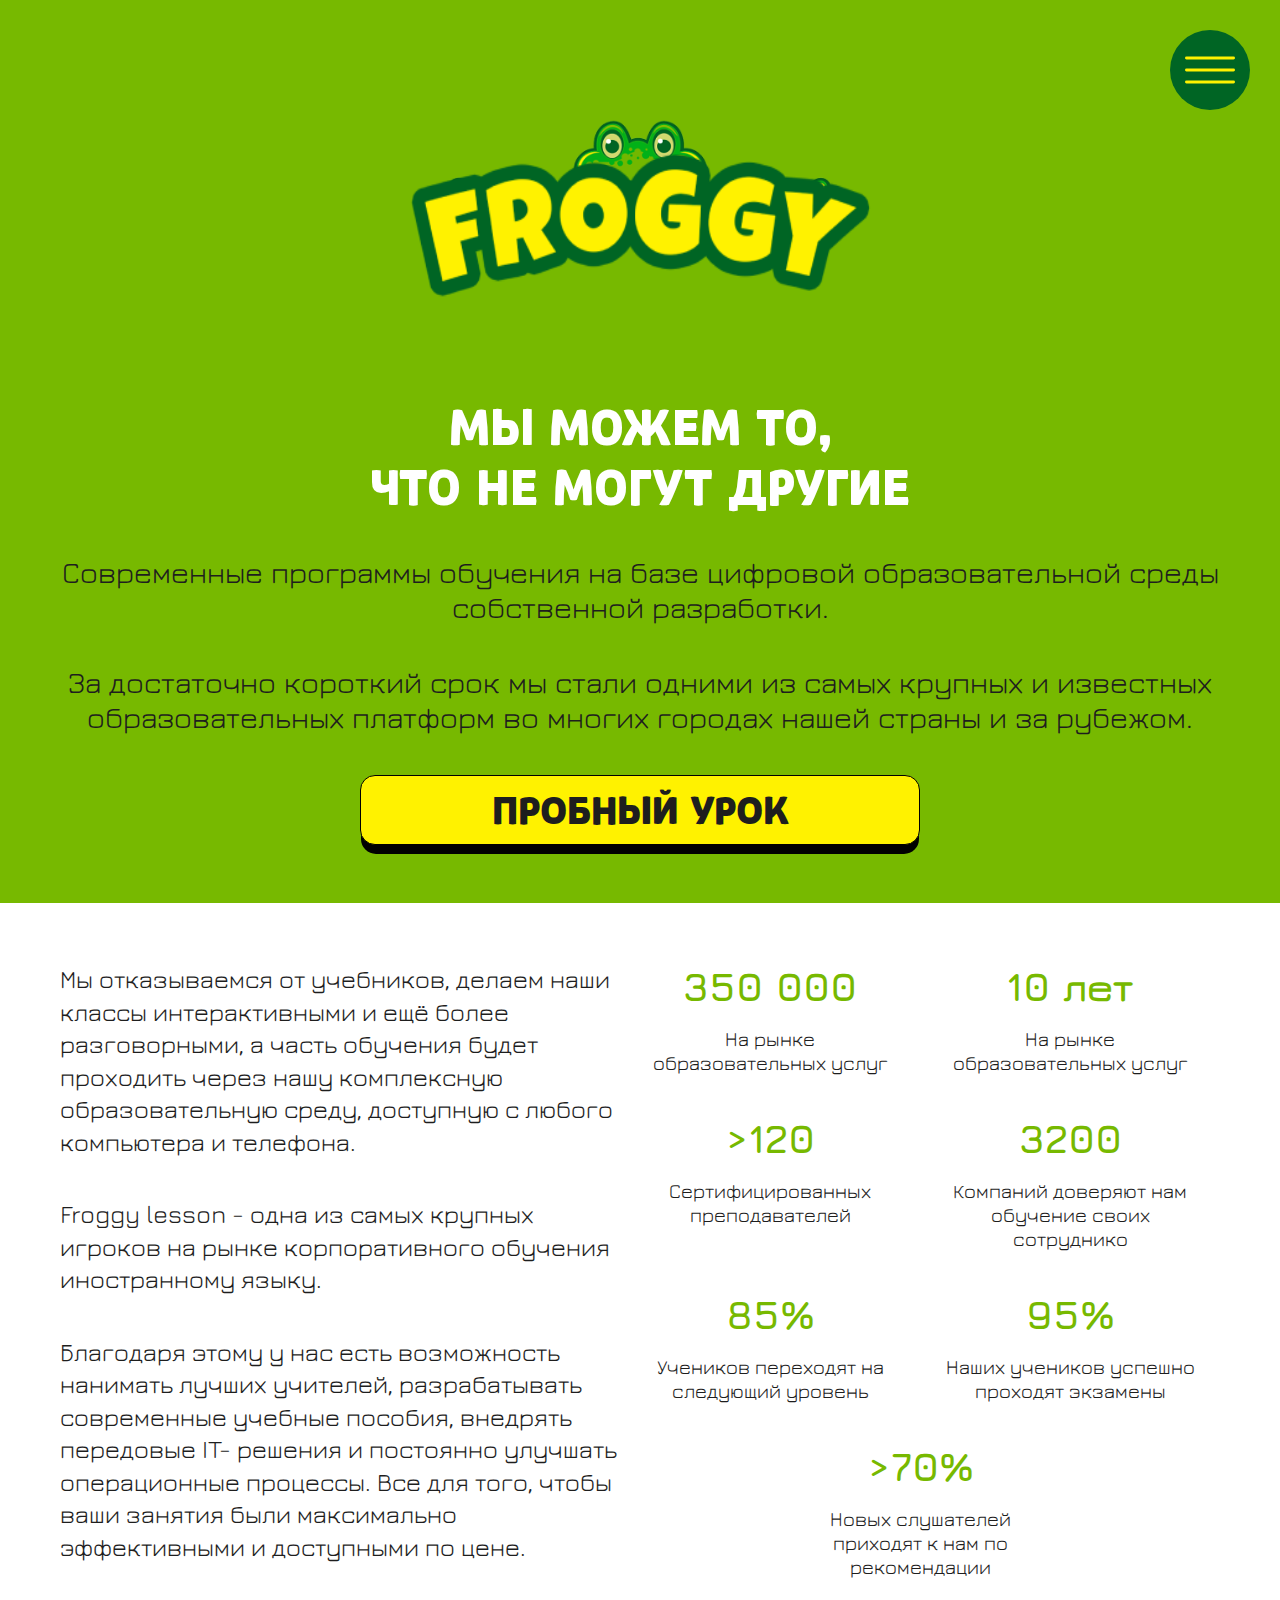
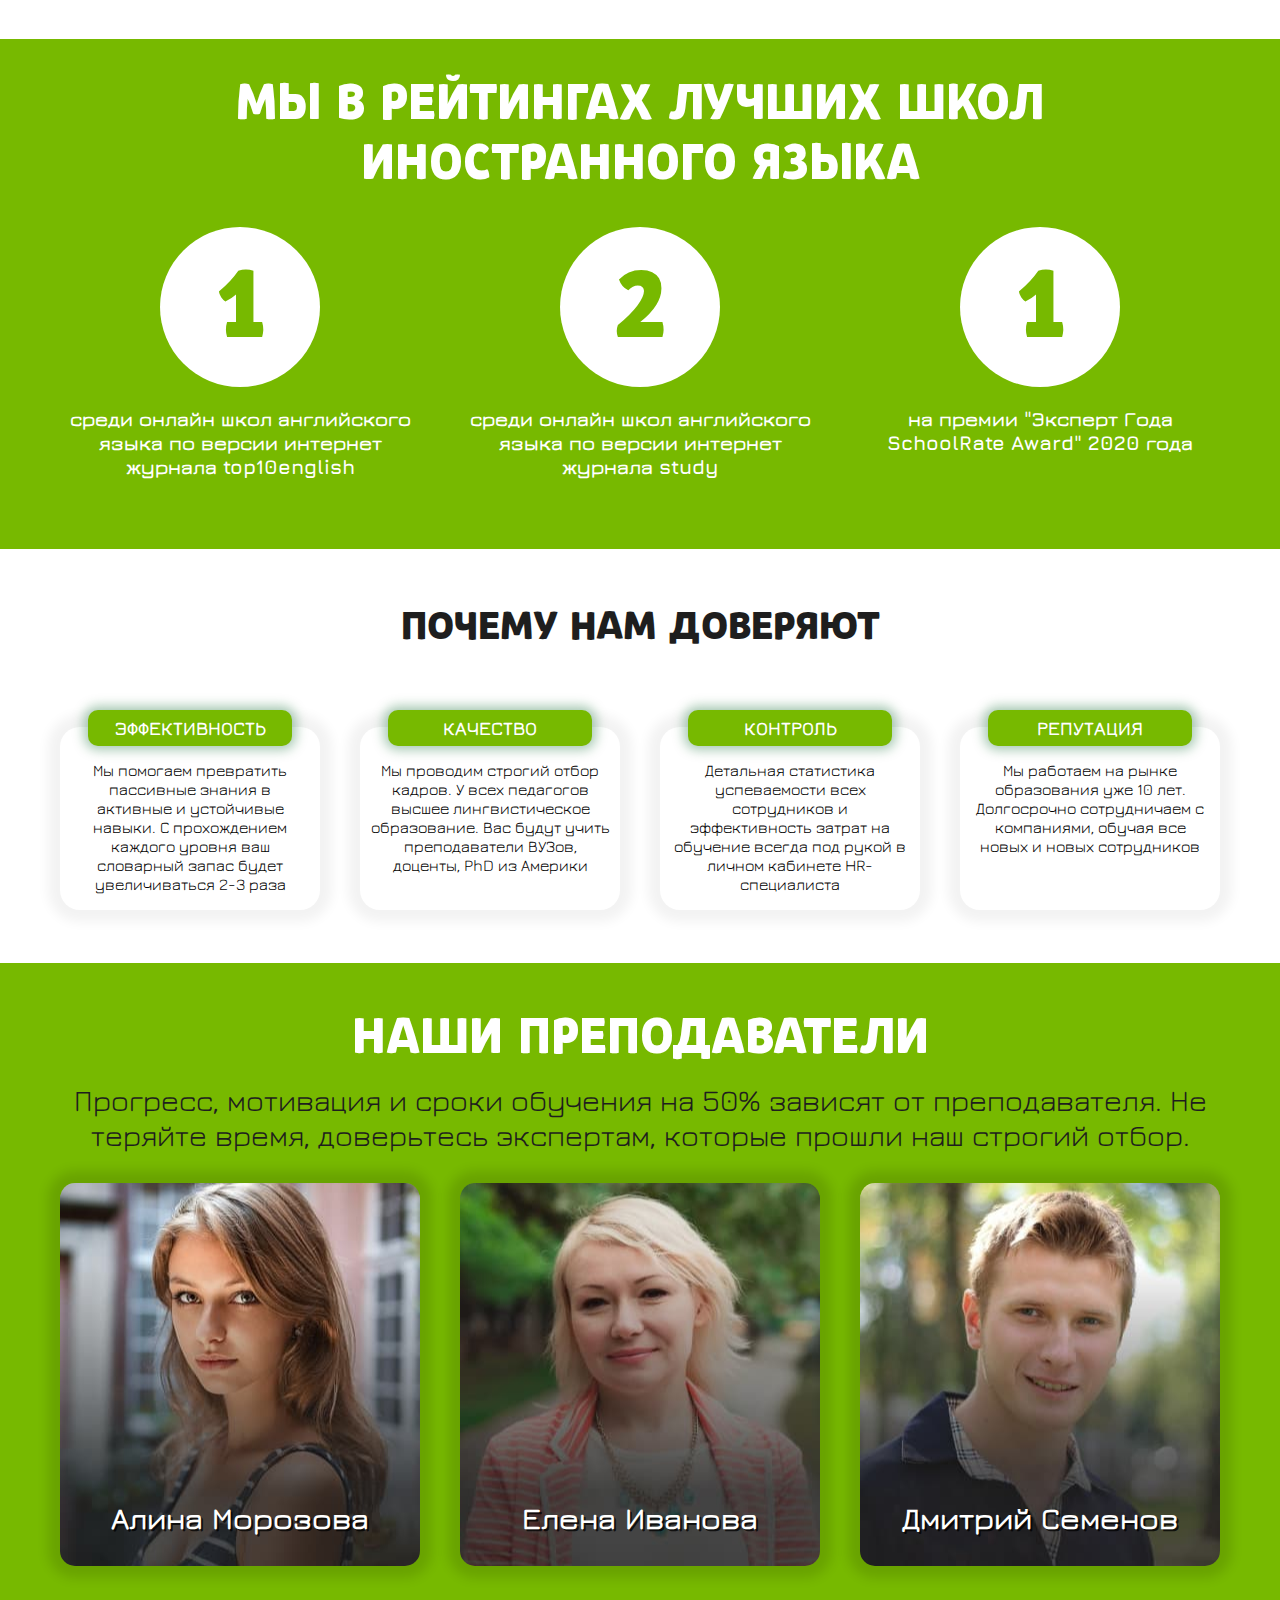
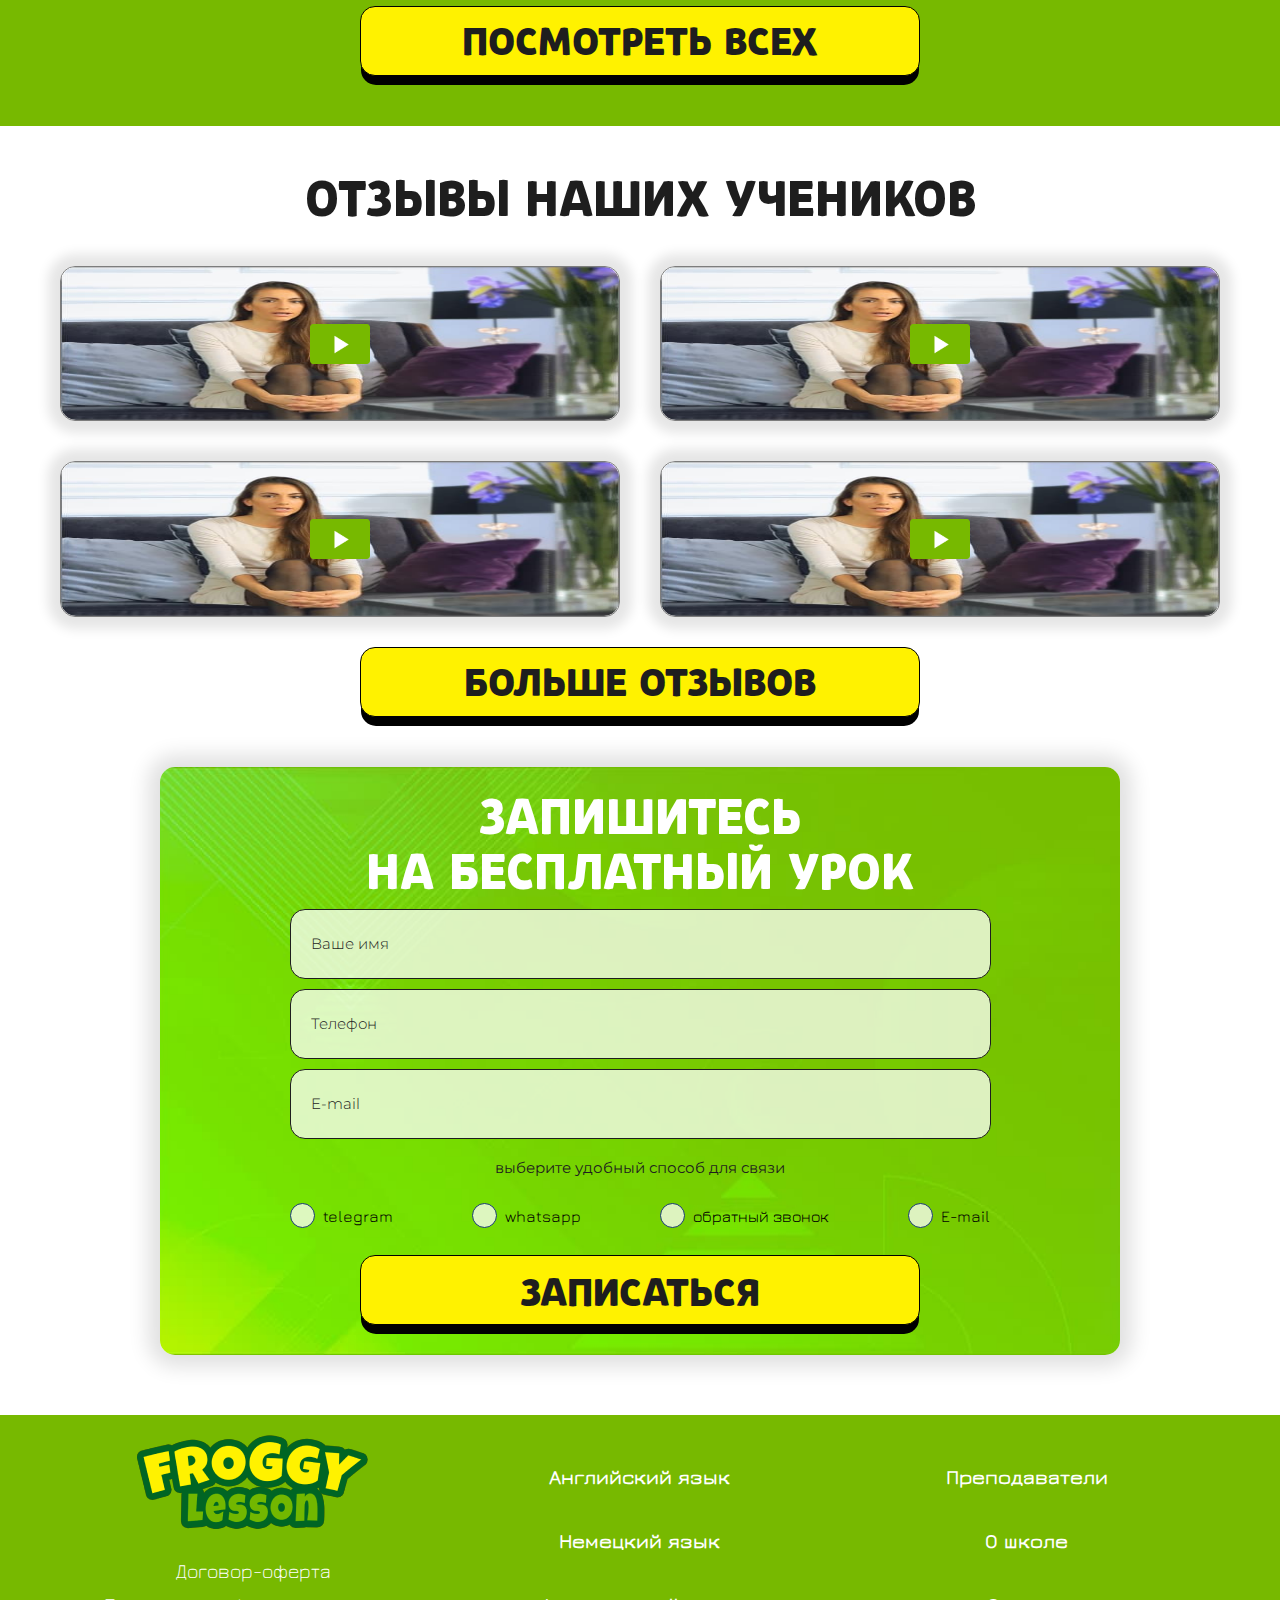
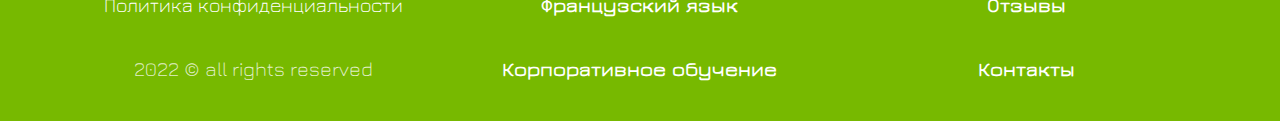
<file: about.html>
<!DOCTYPE html>
<html lang="ru">
<head>
    <meta charset="UTF-8">
    <meta http-equiv="X-UA-Compatible" content="IE=edge">
    <meta name="viewport" content="width=device-width, initial-scale=1.0">
    <link rel="preconnect" href="https://fonts.googleapis.com">
    <link rel="preconnect" href="https://fonts.gstatic.com" crossorigin>
    <link rel="stylesheet" href="./css/normalize.css">
    <link rel="stylesheet" href="./css/style.css">
    <link rel="stylesheet" href="./css/media.css">
    <link href="https://fonts.googleapis.com/css2?family=Jura:wght@300;400;700&display=swap" rel="stylesheet">
    <link href="https://fonts.googleapis.com/css2?family=Montserrat:wght@300;400;700&display=swap" rel="stylesheet">
    <link rel="stylesheet" href="https://unpkg.com/aos@next/dist/aos.css" />
    <title>about</title>
</head>
<body>
	<header>
    <nav class="burger-menu">
      <a href="" class="burger-menu_button">
        <span class="burger-menu_lines"></span>
      </a>
      <nav class="burger-menu_nav">
        <a href="./index.html" class="burger-menu_link header__logo"> <img src="./img/header__logo.png" alt="Froggy Lesson"></a>
        <a href="./english.html" class="burger-menu_link">Английский язык</a>
        <a href="./german.html" class="burger-menu_link">Немецкий язык</a>
        <a href="./french.html" class="burger-menu_link">Французский язык</a>
        <a href="./corporate.html" class="burger-menu_link">Корпоративное обучение</a>
        <a href="./allteachers.html" class="burger-menu_link">Преподаватели</a>
        <a href="./about.html" class="burger-menu_link">О школе</a>
        <a href="./feedback.html" class="burger-menu_link">Отзывы</a>
        <a href="./contacts.html" class="burger-menu_link">Контакты</a>
      </nav>
      <div class="frog-logo">
        <img class="text-froggy headShake" src="./img/froggy.png" alt="">
        <img class="lesson lesson-animation " src="./img/lesson.png" alt="">
        <img class="frog  frog-animation" src="./img/frog.png" alt="">
        <img class="frog-bg frog-bg-animation" src="./img/frog-bg.png" alt="">
      </div>
      <div class="burger-menu_overlay"></div>
    </nav>
  </header>
  <div class="popup__dropdown">
    <div id="modalOne" class="modal">
        <div class="modal-content">
          <div class="main__bot__form__content contact-form">
            <a class="popup-close"> <svg version="1.1" id="Layer_1" xmlns="http://www.w3.org/2000/svg" xmlns:xlink="http://www.w3.org/1999/xlink" x="0px" y="0px" width="45px" height="25px" viewBox="0 0 121.31 122.876" enable-background="new 0 0 121.31 122.876" xml:space="preserve"><g><path fill-rule="evenodd" clip-rule="evenodd" d="M90.914,5.296c6.927-7.034,18.188-7.065,25.154-0.068 c6.961,6.995,6.991,18.369,0.068,25.397L85.743,61.452l30.425,30.855c6.866,6.978,6.773,18.28-0.208,25.247 c-6.983,6.964-18.21,6.946-25.074-0.031L60.669,86.881L30.395,117.58c-6.927,7.034-18.188,7.065-25.154,0.068 c-6.961-6.995-6.992-18.369-0.068-25.397l30.393-30.827L5.142,30.568c-6.867-6.978-6.773-18.28,0.208-25.247 c6.983-6.963,18.21-6.946,25.074,0.031l30.217,30.643L90.914,5.296L90.914,5.296z"/></g></svg></a>
            <h3 class="main__bot__form__title">
              ЗАПИШИТЕСЬ<br>
              НА БЕСПЛАТНЫЙ УРОК
            </h3>
            <form action="https://jsonplaceholder.typicode.com/posts" method="post" class="form__bot">
                <input class="form__frog__input" type="text" name="name" placeholder="Ваше имя" required>
                <input class="form__frog__input" type="tel" name="tel" placeholder="Телефон"  required>
                <input class="form__frog__input" type="email" name="email" placeholder="E-mail">
              <p class="section-descr form__text">
                выберите удобный способ для связи
              </p>
              <div class="form__checkboxs">
                <label class="form__checkbox__lable" for="popup__Telegram">
                  <input name="connectionType_top" type="radio" id="popup__Telegram" class="checkbox-real" required>
                  <span class="checkbox-custom"></span>
                  telegram
                </label>
                <label class="form__checkbox__lable" for="popup__whatsapp">
                  <input name="connectionType_top" type="radio" id="popup__whatsapp" class="checkbox-real" required>
                  <span class="checkbox-custom"></span>
                  whatsapp
                </label>
                <label class="form__checkbox__lable form__checkbox__lable-coll" for="popup__coll-back">
                  <input name="connectionType_top" type="radio" id="popup__coll-back" class="checkbox-real" required>
                  <span class="checkbox-custom"></span>
                  обратный звонок
                </label>
                <label class="form__checkbox__lable" for="popup__E-mail">
                  <input name="connectionType_top" type="radio" id="popup__E-mail" class="checkbox-real" required>
                  <span class="checkbox-custom"></span>
                  E-mail
                </label>
              </div>
              <button type="submit" class="btn-reset link__try">
                Записаться
              </button>
            </form>
          </div>
        </div>
    </div>
  </div>
	<main>
    <section class="about__hero">
      <div class="container">
        <div class="content">
          <h2 class="about__hero__title">
            Мы можем то,<br>  что не могут другие
          </h2>
          <p class="section-descr about__hero__descr">
            Современные программы обучения на базе цифровой образовательной среды собственной разработки.
          </p>
          <p class="section-descr about__hero__descr">
            За достаточно короткий срок мы стали одними из самых крупных и известных образовательных платформ во многих городах нашей страны и за рубежом.
          </p>
          <a href="#0" class="link__try popup-form-button">ПРОБНЫЙ УРОК</a>
        </div>
      </div>
    </section>
    <section class="about__info">
      <div class="container">
        <div class="content about__content">
          <div class="about__info__item">
            <p class="section-descr about__left__desr">
              Мы отказываемся от учебников, делаем наши классы интерактивными и ещё более разговорными, а часть обучения будет проходить через нашу комплексную образовательную среду, доступную с любого компьютера и телефона.
            </p>
            <p class="section-descr about__left__desr">
              Froggy lesson - одна из самых крупных игроков на рынке корпоративного обучения иностранному языку.
            </p>
            <p class="section-descr about__left__desr">
              Благодаря этому у нас есть возможность нанимать лучших учителей, разрабатывать современные учебные пособия, внедрять передовые IT- решения и постоянно улучшать операционные процессы. Все для того, чтобы ваши занятия были максимально эффективными и доступными по цене.
            </p>
          </div>
          <div class="about__info__item">
            <ul class="list-reset about__info__right__items">
              <li class="about__info__right__item">
                <p class="section-descr about__info__right___descr-green">
                  350 000
                </p>
                <p class="section-descr about__info__right___descr-dark">
                  На рынке образовательных услуг
                </p>
              </li>
              <li class="about__info__right__item">
                <p class="section-descr about__info__right___descr-green">
                  10 лет
                </p>
                <p class="section-descr about__info__right___descr-dark">
                  На рынке образовательных услуг
                </p>
              </li>
              <li class="about__info__right__item">
                <p class="section-descr about__info__right___descr-green">
                  >120
                </p>
                <p class="section-descr about__info__right___descr-dark">
                  Сертифицированных преподавателей
                </p>
              </li>
              <li class="about__info__right__item">
                <p class="section-descr about__info__right___descr-green">
                  3200
                </p>
                <p class="section-descr about__info__right___descr-dark">
                  Компаний доверяют нам обучение своих сотруднико
                </p>
              </li>
              <li class="about__info__right__item">
                <p class="section-descr about__info__right___descr-green">
                  85%
                </p>
                <p class="section-descr about__info__right___descr-dark">
                  Учеников переходят на следующий уровень
                </p>
              </li>
              <li class="about__info__right__item">
                <p class="section-descr about__info__right___descr-green">
                  95%
                </p>
                <p class="section-descr about__info__right___descr-dark">
                  Наших учеников успешно проходят экзамены
                </p>
              </li>
              <li class="about__info__right__item">
                <p class="section-descr about__info__right___descr-green">
                  >70%
                </p>
                <p class="section-descr about__info__right___descr-dark">
                  Новых слушателей приходят к нам по рекомендации
                </p>
              </li>
            </ul>
          </div>
        </div>
      </div>
    </section>
    <section class="about__awords">
      <div class="container">
        <div class="content">
          <h3 class="about__awords__title">
            Мы в рейтингах лучших школ ИНОСТРАННОГО языка
          </h3>
          <ul class="list-reset about__awords__items">
            <li class="about__awords__item">
              <p class="section-decr about__awords__item-num">
                1
              </p>
              <p class="section-descr about__awords__item__descr">
                среди онлайн школ английского языка по версии интернет журнала top10english
              </p>
            </li>
            <li class="about__awords__item">
              <p class="section-decr about__awords__item-num">
                2
              </p>
              <p class="section-descr about__awords__item__descr">
                среди онлайн школ английского языка по версии интернет журнала study
              </p>
            </li>
            <li class="about__awords__item">
              <p class="section-decr about__awords__item-num">
                1
              </p>
              <p class="section-descr about__awords__item__descr">
                на премии "Эксперт Года SchoolRate Award"
                2020 года
              </p>
            </li>
          </ul>
        </div>
      </div>
    </section>
    <section class="lang__comfort">
      <div class="container">
        <div class="content">
          <h3 class="lang__comfort__title">
            Почему нам доверяют
          </h3>
            <ul class="list-reset lang__comfort__items">
              <li class="lang__comfort__item">
                <p class="section-descr lang__comfort__item__argument  about__comfort__item__argument">
                  Эффективность
                </p>
                <p class="section-descr lang__comfort__item__argument__descr">
                  Мы помогаем превратить пассивные знания в активные и устойчивые навыки. С прохождением каждого уровня ваш словарный запас будет увеличиваться 2-3 раза
                </p>
              </li>
              <li class="lang__comfort__item">
                <p class="section-descr lang__comfort__item__argument  about__comfort__item__argument">
                  Качество
                </p>
                <p class="section-descr lang__comfort__item__argument__descr">
                  Мы проводим строгий отбор кадров. У всех педагогов высшее лингвистическое образование. Вас будут учить преподаватели ВУЗов, доценты, PhD из Америки
                </p>
              </li>
              <li class="lang__comfort__item">
                <p class="section-descr lang__comfort__item__argument  about__comfort__item__argument">
                  Контроль
                </p>
                <p class="section-descr lang__comfort__item__argument__descr">
                  Детальная статистика успеваемости всех сотрудников и эффективность затрат на обучение всегда под рукой в личном кабинете HR-специалиста
                </p>
              </li>
              <li class="lang__comfort__item">
                <p class="section-descr lang__comfort__item__argument  about__comfort__item__argument">
                  Репутация
                </p>
                <p class="section-descr lang__comfort__item__argument__descr">
                  Мы работаем на рынке образования уже 10 лет. Долгосрочно сотрудничаем с компаниями, обучая все новых и новых сотрудников
                </p>
              </li>
            </ul>
        </div>
      </div>
    </section>
    <section class="main__teachers">
      <div class="container">
        <div class="content teachers__content">
          <h2 class="main__teachers__title">
            НАШИ ПРЕПОДАВАТЕЛИ
          </h2>
          <p class="section-descr main__teachers__descr">
            Прогресс, мотивация и сроки обучения на 50% зависят
            от преподавателя. Не теряйте время, доверьтесь экспертам, которые прошли наш строгий отбор.
          </p>
          <ul class="list-reset main__teachers__items">
            <li class="main__teachers__item">
              <div class="main__teachers__item__text">
                <p class="section-descr main__teachers__item__name">
                  Алина Морозова
                </p>
                <p class="section-descr main__teachers__item__descr">
                  Объясняет так просто, что даже ее бабушка шарит за Present Perfect
                </p>
              </div>
            </li>
            <li class="main__teachers__item">
              <div class="main__teachers__item__text">
                <p class="section-descr main__teachers__item__name">
                  Елена Иванова
                </p>
                <p class="section-descr main__teachers__item__descr">
                  Провела один из разговорных клубов в Москве так хорошо, что участники не хотели расходиться полтора часа                </p>
              </div>
            </li>
            <li class="main__teachers__item">
              <div class="main__teachers__item__text">
                <p class="section-descr main__teachers__item__name">
                  Дмитрий Семенов
                </p>
                <p class="section-descr main__teachers__item__descr">
                  Готовит такие уроки на платформе, которые студенты хотят изучать снова и снова                </p>
              </div>
            </li>
          </ul>
          <a href="./allteachers.html" class="link__try">ПОСМОТРЕТЬ ВСЕХ</a>
        </div>
      </div>
    </section>
    <section class="main__feedback">
      <div class="container">
        <div class="content">
          <h2 class="main__feedback__title">
            ОТЗЫВЫ НАШИХ УЧЕНИКОВ
          </h2>
            <ul class="list-reset main__feedback__items">
              <li class="main__feedback__item">
                <video class="vid">

                </video>
              </li>
              <li class="main__feedback__item">
                <video class="vid">

                </video>
              </li>
              <li class="main__feedback__item">
                <video class="vid">

                </video>
              </li>
              <li class="main__feedback__item">
                <video class="vid">

                </video>
              </li>
            </ul>
            <a href="./feedback.html" class="link__try">БОЛЬШЕ ОТЗЫВОВ</a>
        </div>
      </div>
    </section>
    <section class="main__bot__form about__bot__form">
      <div class="container">
        <div class="content">
          <div class="main__bot__form__content">
            <h3 class="main__bot__form__title">
              ЗАПИШИТЕСЬ<br>
              НА БЕСПЛАТНЫЙ УРОК
            </h3>
            <form action="https://jsonplaceholder.typicode.com/posts" method="post" class="form__bot">
                <input class="form__frog__input" type="text" name="name" placeholder="Ваше имя" required>
                <input class="form__frog__input" type="tel" name="tel" placeholder="Телефон"  required>
                <input class="form__frog__input" type="email" name="email" placeholder="E-mail">
              <p class="section-descr form__text">
                выберите удобный способ для связи
              </p>
              <div class="form__checkboxs">
                <label class="form__checkbox__lable" for="bot__Telegram">
                  <input name="connectionType_top" type="radio" id="bot__Telegram" class="checkbox-real" required>
                  <span class="checkbox-custom"></span>
                  telegram
                </label>
                <label class="form__checkbox__lable" for="bot__whatsapp">
                  <input name="connectionType_top" type="radio" id="bot__whatsapp" class="checkbox-real" required>
                  <span class="checkbox-custom"></span>
                  whatsapp
                </label>
                <label class="form__checkbox__lable form__checkbox__lable-coll" for="bot__coll-back">
                  <input name="connectionType_top" type="radio" id="bot__coll-back" class="checkbox-real" required>
                  <span class="checkbox-custom"></span>
                  обратный звонок
                </label>
                <label class="form__checkbox__lable" for="bot__E-mail">
                  <input name="connectionType_top" type="radio" id="bot__E-mail" class="checkbox-real" required>
                  <span class="checkbox-custom"></span>
                  E-mail
                </label>
              </div>
              <button type="submit" class="btn-reset link__try">
                Записаться
              </button>
            </form>
          </div>
        </div>
      </div>
    </section>
	</main>
	<footer class="footer">
    <div class="container">
      <div class="content">
        <nav class="footer__nav">
          <div class="footer__item footer__left">
            <img class="footer__logo" src="./img/footer__logo.png" alt="Логотип Froggy Lesson">
            <a href="#0" class="footer__left__link ">
              Договор-оферта
            </a>
            <a href="#0" class="footer__left__link footer__left__link-two">
              Политика конфиденциальности
            </a>
            <p class="section-descr footer-copy">
              2022 © all rights reserved
            </p>
          </div>
          <div class="footer__item footer__center">
            <ul class="list-reset footer__nav__items">
              <li class="footer__nav__item">
                <a href="./english.html" class="footer__nav__link">
                  Английский язык
                </a>
              </li>
              <li class="footer__nav__item">
                <a href="./german.html" class="footer__nav__link">
                  Немецкий язык
                </a>
              </li>
              <li class="footer__nav__item">
                <a href="./french.html" class="footer__nav__link">
                  Французский язык
                </a>
              </li>
              <li class="footer__nav__item">
                <a href="./corporate.html" class="footer__nav__link">
                  Корпоративное обучение
                </a>
              </li>
            </ul>
          </div>
          <div class="footer__item footer__right">
            <ul class="list-reset footer__nav__items">
              <li class="footer__nav__item">
                <a href="./allteachers.html" class="footer__nav__link">
                  Преподаватели
                </a>
              </li>
              <li class="footer__nav__item">
                <a href="./about.html" class="footer__nav__link">
                  О школе
                </a>
              </li>
              <li class="footer__nav__item">
                <a href="./feedback.html" class="footer__nav__link">
                  Отзывы
                </a>
              </li>
              <li class="footer__nav__item">
                <a href="./contacts.html" class="footer__nav__link">
                  Контакты
                </a>
              </li>
            </ul>
          </div>
        </nav>
      </div>
    </div>
  </footer>
  <script src="https://ajax.googleapis.com/ajax/libs/jquery/2.2.0/jquery.min.js"></script>
  <script src="./js/burger.js"></script>
  <script src="./js/video-player.js"></script>
  <script src="./js/popup.js"></script>
  <script src="https://unpkg.com/aos@next/dist/aos.js"></script>
  <script>
    AOS.init();
  </script>
  <script>
     AOS.init({
    disable: function() {
      var maxWidth = 1024;
      return window.innerWidth < maxWidth;
    }
  });
  </script>
</body>
</html>
</file>
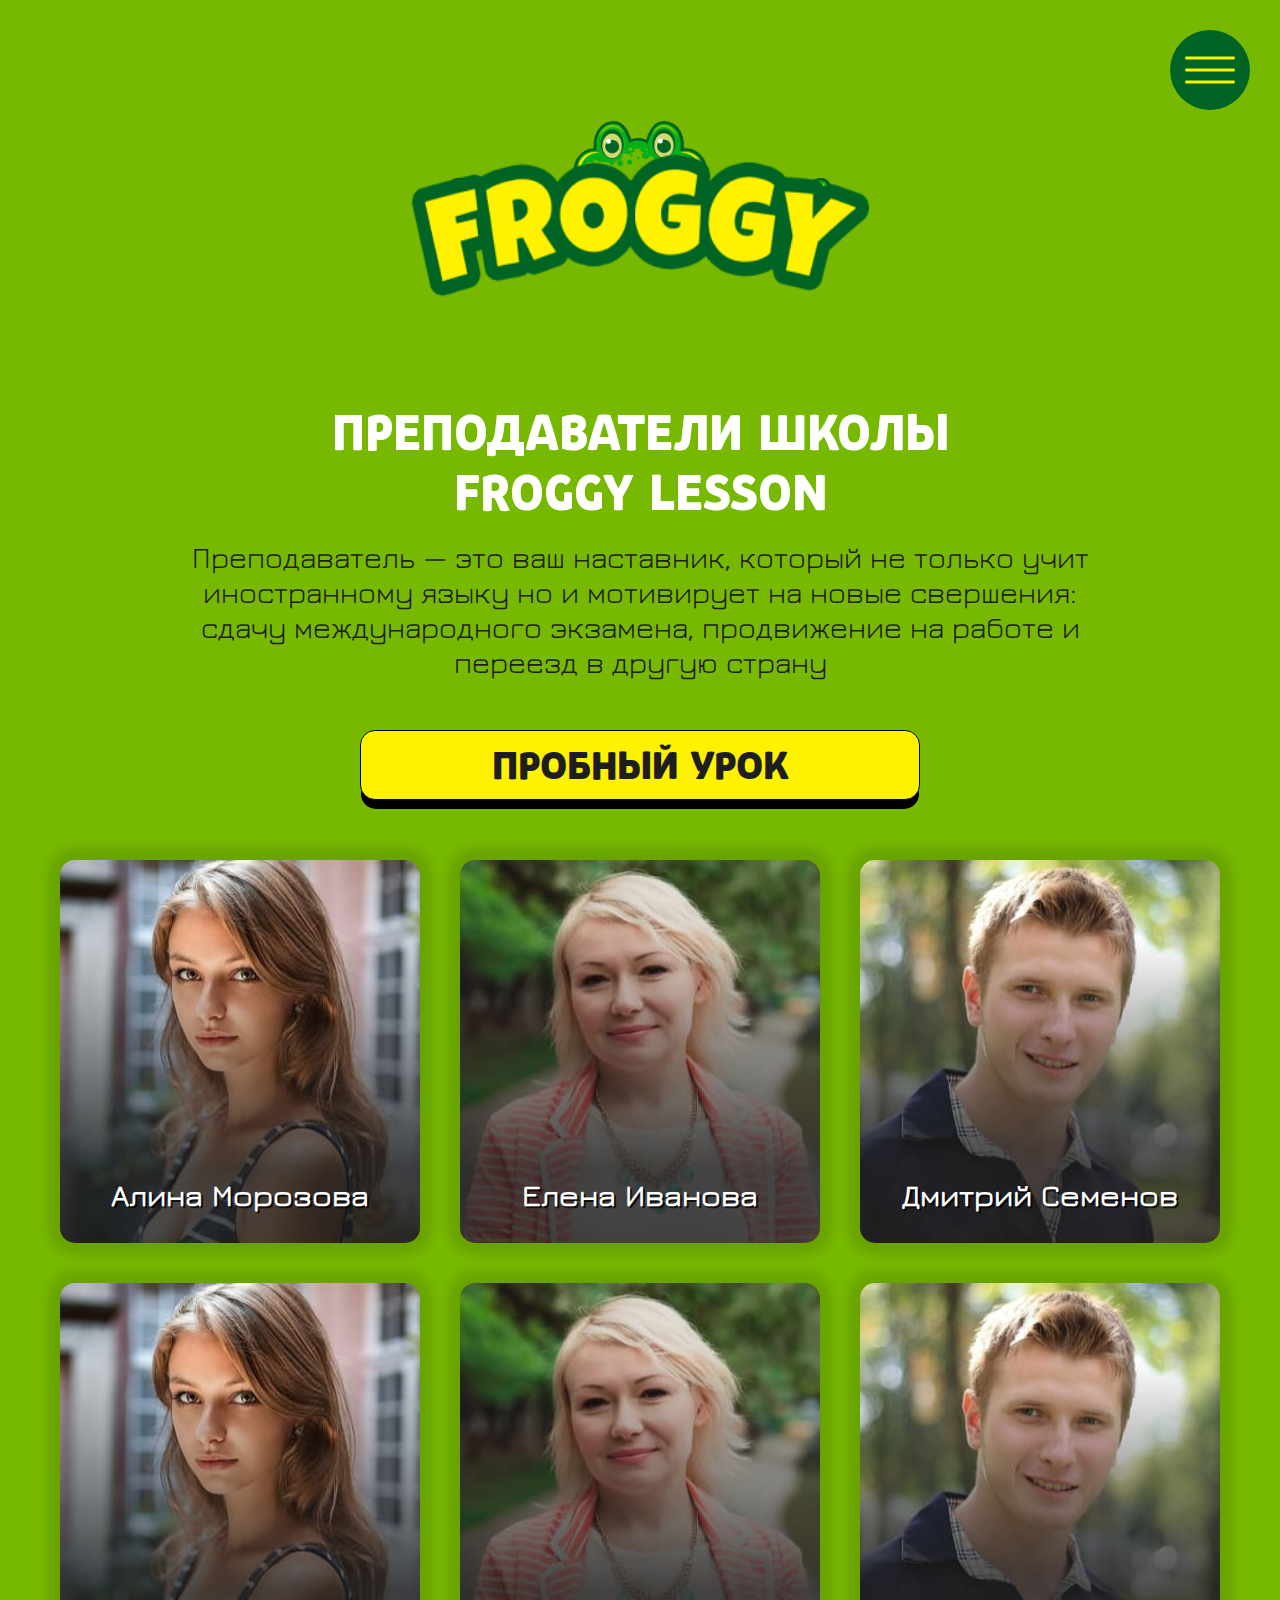
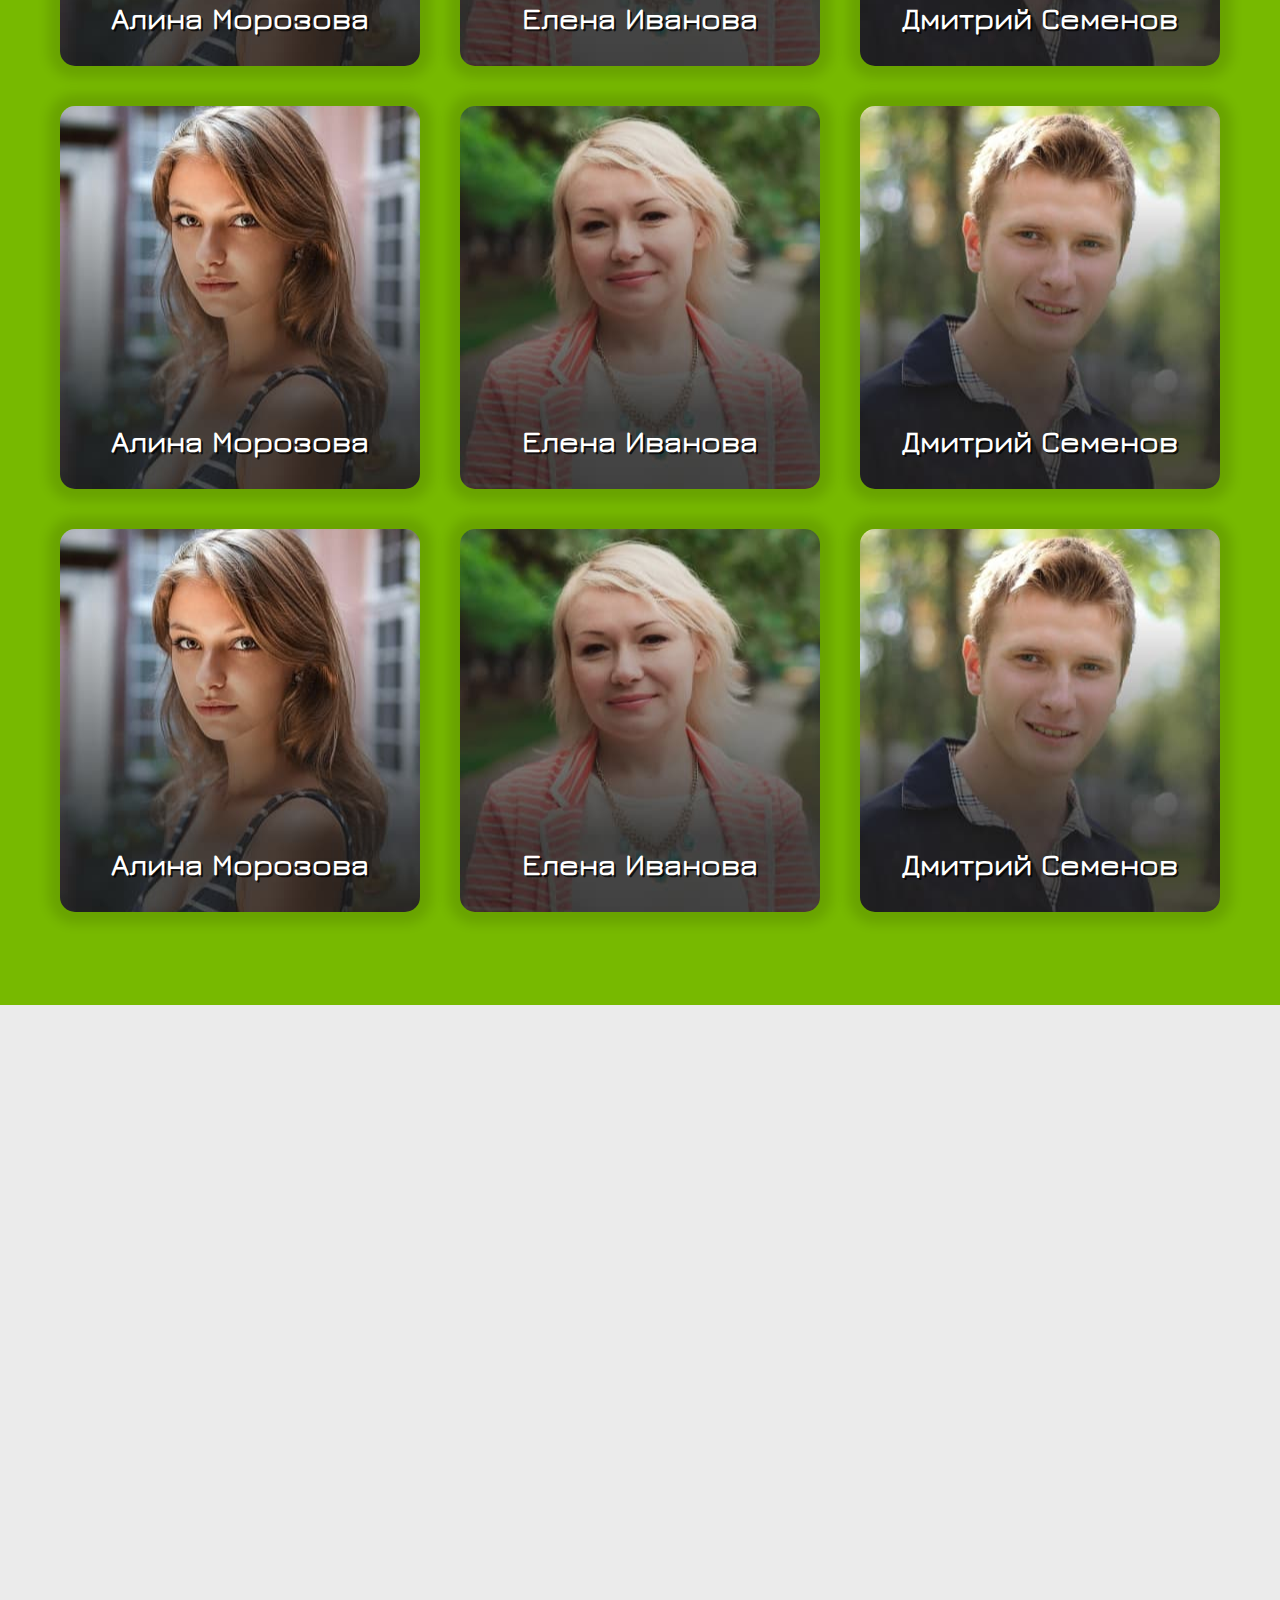
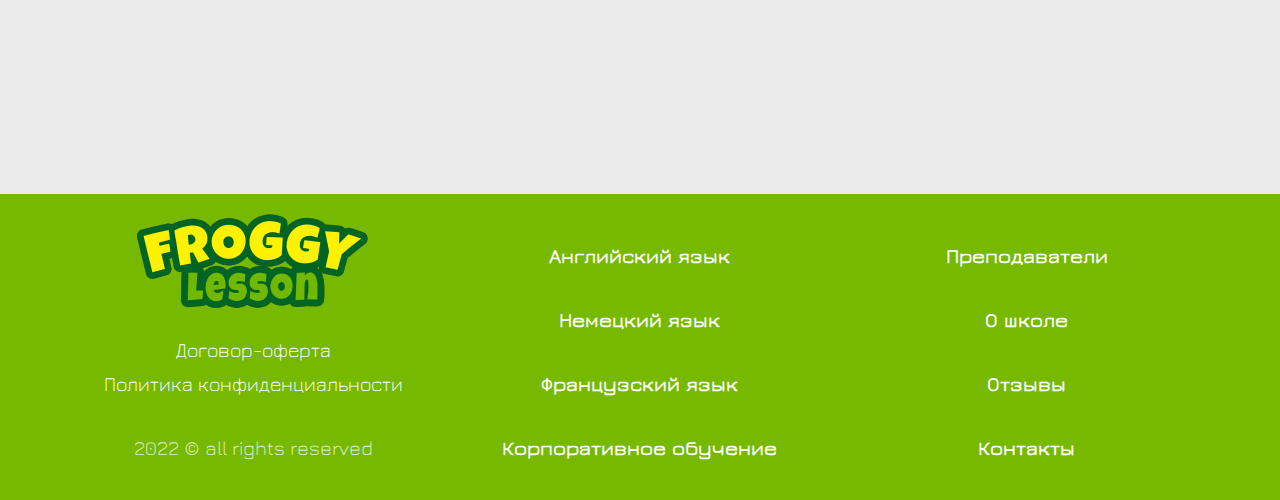
<file: allteachers.html>
<!DOCTYPE html>
<html lang="en">
<head>
    <meta charset="UTF-8">
    <meta http-equiv="X-UA-Compatible" content="IE=edge">
    <meta name="viewport" content="width=device-width, initial-scale=1.0">
    <link rel="preconnect" href="https://fonts.googleapis.com">
    <link rel="preconnect" href="https://fonts.gstatic.com" crossorigin>
    <link rel="stylesheet" href="./css/normalize.css">
    <link rel="stylesheet" href="./css/style.css">
    <link rel="stylesheet" href="./css/media.css">
    <link href="https://fonts.googleapis.com/css2?family=Jura:wght@300;400;700&display=swap" rel="stylesheet">
    <link href="https://fonts.googleapis.com/css2?family=Montserrat:wght@300;400;700&display=swap" rel="stylesheet">
    <link rel="stylesheet" href="https://unpkg.com/aos@next/dist/aos.css" />
    <title>allteachers</title>
</head>
<body>
  <header>
    <nav class="burger-menu">
      <a href="" class="burger-menu_button">
        <span class="burger-menu_lines"></span>
      </a>
      <nav class="burger-menu_nav">
        <a href="./index.html" class="burger-menu_link header__logo"> <img src="./img/header__logo.png" alt="Froggy Lesson"></a>
        <a href="./english.html" class="burger-menu_link">Английский язык</a>
        <a href="./german.html" class="burger-menu_link">Немецкий язык</a>
        <a href="./french.html" class="burger-menu_link">Французский язык</a>
        <a href="./corporate.html" class="burger-menu_link">Корпоративное обучение</a>
        <a href="./allteachers.html" class="burger-menu_link">Преподаватели</a>
        <a href="./about.html" class="burger-menu_link">О школе</a>
        <a href="./feedback.html" class="burger-menu_link">Отзывы</a>
        <a href="./contacts.html" class="burger-menu_link">Контакты</a>
      </nav>
      <div class="frog-logo">
        <img class="text-froggy headShake" src="./img/froggy.png" alt="">
        <img class="lesson lesson-animation " src="./img/lesson.png" alt="">
        <img class="frog  frog-animation" src="./img/frog.png" alt="">
        <img class="frog-bg frog-bg-animation" src="./img/frog-bg.png" alt="">
      </div>
      <div class="burger-menu_overlay"></div>
    </nav>
  </header>
  <div class="popup__dropdown">
    <div id="modalOne" class="modal">
        <div class="modal-content">
          <div class="main__bot__form__content contact-form">
            <a class="popup-close"> <svg version="1.1" id="Layer_1" xmlns="http://www.w3.org/2000/svg" xmlns:xlink="http://www.w3.org/1999/xlink" x="0px" y="0px" width="45px" height="25px" viewBox="0 0 121.31 122.876" enable-background="new 0 0 121.31 122.876" xml:space="preserve"><g><path fill-rule="evenodd" clip-rule="evenodd" d="M90.914,5.296c6.927-7.034,18.188-7.065,25.154-0.068 c6.961,6.995,6.991,18.369,0.068,25.397L85.743,61.452l30.425,30.855c6.866,6.978,6.773,18.28-0.208,25.247 c-6.983,6.964-18.21,6.946-25.074-0.031L60.669,86.881L30.395,117.58c-6.927,7.034-18.188,7.065-25.154,0.068 c-6.961-6.995-6.992-18.369-0.068-25.397l30.393-30.827L5.142,30.568c-6.867-6.978-6.773-18.28,0.208-25.247 c6.983-6.963,18.21-6.946,25.074,0.031l30.217,30.643L90.914,5.296L90.914,5.296z"/></g></svg></a>
            <h3 class="main__bot__form__title">
              ЗАПИШИТЕСЬ<br>
              НА БЕСПЛАТНЫЙ УРОК
            </h3>
            <form action="https://jsonplaceholder.typicode.com/posts" method="post" class="form__bot">
                <input class="form__frog__input" type="text" name="name" placeholder="Ваше имя" required>
                <input class="form__frog__input" type="tel" name="tel" placeholder="Телефон"  required>
                <input class="form__frog__input" type="email" name="email" placeholder="E-mail">
              <p class="section-descr form__text">
                выберите удобный способ для связи
              </p>
              <div class="form__checkboxs">
                <label class="form__checkbox__lable" for="popup__Telegram">
                  <input name="connectionType_top" type="radio" id="popup__Telegram" class="checkbox-real" required>
                  <span class="checkbox-custom"></span>
                  telegram
                </label>
                <label class="form__checkbox__lable" for="popup__whatsapp">
                  <input name="connectionType_top" type="radio" id="popup__whatsapp" class="checkbox-real" required>
                  <span class="checkbox-custom"></span>
                  whatsapp
                </label>
                <label class="form__checkbox__lable form__checkbox__lable-coll" for="popup__coll-back">
                  <input name="connectionType_top" type="radio" id="popup__coll-back" class="checkbox-real" required>
                  <span class="checkbox-custom"></span>
                  обратный звонок
                </label>
                <label class="form__checkbox__lable" for="popup__E-mail">
                  <input name="connectionType_top" type="radio" id="popup__E-mail" class="checkbox-real" required>
                  <span class="checkbox-custom"></span>
                  E-mail
                </label>
              </div>
              <button type="submit" class="btn-reset link__try">
                Записаться
              </button>
            </form>
          </div>
        </div>
    </div>
  </div>
  <main>
    <section class="allteachers__hero">
      <div class="conteiter">
        <div class="content">
          <h2 class="allteachers__hero__title">
            ПРЕПОДАВАТЕЛИ ШКОЛЫ FROGGY LESSON
          </h2>
          <p class="section-descr allteachers__hero__descr">
            Преподаватель — это ваш наставник, который не только учит иностранному языку но и мотивирует на новые свершения: сдачу международного экзамена, продвижение на работе и переезд в другую страну
          </p>
          <a href="#0" class="link__try popup-form-button">ПРОБНЫЙ УРОК</a>
        </div>
      </div>
    </section>
    <section class="allteachers__teachers">
      <div class="container">
        <div class="content teachers__content">
          <ul class="list-reset allteachers__teachers__items">
            <li class="allteachers__teachers__item">
              <div class="allteachers__teachers__item__text">
                <p class="section-descr allteachers__teachers__item__name">
                  Алина Морозова
                </p>
                <p class="section-descr allteachers__teachers__item__descr">
                  Объясняет так просто, что даже ее бабушка шарит за Present Perfect
                </p>
              </div>
            </li>
            <li class="allteachers__teachers__item">
              <div class="allteachers__teachers__item__text">
                <p class="section-descr allteachers__teachers__item__name">
                  Елена Иванова
                </p>
                <p class="section-descr allteachers__teachers__item__descr">
                  Провела один из разговорных клубов в Москве так хорошо, что участники не хотели расходиться полтора часа                </p>
              </div>
            </li>
            <li class="allteachers__teachers__item">
              <div class="allteachers__teachers__item__text">
                <p class="section-descr allteachers__teachers__item__name">
                  Дмитрий Семенов
                </p>
                <p class="section-descr allteachers__teachers__item__descr">
                  Готовит такие уроки на платформе, которые студенты хотят изучать снова и снова                </p>
              </div>
            </li>
            <li class="allteachers__teachers__item">
              <div class="allteachers__teachers__item__text">
                <p class="section-descr allteachers__teachers__item__name">
                  Алина Морозова
                </p>
                <p class="section-descr allteachers__teachers__item__descr">
                  Объясняет так просто, что даже ее бабушка шарит за Present Perfect
                </p>
              </div>
            </li>
            <li class="allteachers__teachers__item">
              <div class="allteachers__teachers__item__text">
                <p class="section-descr allteachers__teachers__item__name">
                  Елена Иванова
                </p>
                <p class="section-descr allteachers__teachers__item__descr">
                  Провела один из разговорных клубов в Москве так хорошо, что участники не хотели расходиться полтора часа                </p>
              </div>
            </li>
            <li class="allteachers__teachers__item">
              <div class="allteachers__teachers__item__text">
                <p class="section-descr allteachers__teachers__item__name">
                  Дмитрий Семенов
                </p>
                <p class="section-descr allteachers__teachers__item__descr">
                  Готовит такие уроки на платформе, которые студенты хотят изучать снова и снова                </p>
              </div>
            </li>
            <li class="allteachers__teachers__item">
              <div class="allteachers__teachers__item__text">
                <p class="section-descr allteachers__teachers__item__name">
                  Алина Морозова
                </p>
                <p class="section-descr allteachers__teachers__item__descr">
                  Объясняет так просто, что даже ее бабушка шарит за Present Perfect
                </p>
              </div>
            </li>
            <li class="allteachers__teachers__item">
              <div class="allteachers__teachers__item__text">
                <p class="section-descr allteachers__teachers__item__name">
                  Елена Иванова
                </p>
                <p class="section-descr allteachers__teachers__item__descr">
                  Провела один из разговорных клубов в Москве так хорошо, что участники не хотели расходиться полтора часа                </p>
              </div>
            </li>
            <li class="allteachers__teachers__item">
              <div class="allteachers__teachers__item__text">
                <p class="section-descr allteachers__teachers__item__name">
                  Дмитрий Семенов
                </p>
                <p class="section-descr allteachers__teachers__item__descr">
                  Готовит такие уроки на платформе, которые студенты хотят изучать снова и снова                </p>
              </div>
            </li>
            <li class="allteachers__teachers__item">
              <div class="allteachers__teachers__item__text">
                <p class="section-descr allteachers__teachers__item__name">
                  Алина Морозова
                </p>
                <p class="section-descr allteachers__teachers__item__descr">
                  Объясняет так просто, что даже ее бабушка шарит за Present Perfect
                </p>
              </div>
            </li>
            <li class="allteachers__teachers__item">
              <div class="allteachers__teachers__item__text">
                <p class="section-descr allteachers__teachers__item__name">
                  Елена Иванова
                </p>
                <p class="section-descr allteachers__teachers__item__descr">
                  Провела один из разговорных клубов в Москве так хорошо, что участники не хотели расходиться полтора часа                </p>
              </div>
            </li>
            <li class="allteachers__teachers__item">
              <div class="allteachers__teachers__item__text">
                <p class="section-descr allteachers__teachers__item__name">
                  Дмитрий Семенов
                </p>
                <p class="section-descr allteachers__teachers__item__descr">
                  Готовит такие уроки на платформе, которые студенты хотят изучать снова и снова                </p>
              </div>
            </li>
          </ul>
        </div>
      </div>
    </section>
    <section class="form__frog">
      <div class="container">
        <div class="content form__frog__content">
          <div class="form__frog-left" data-aos="fade-right" data-aos-once="false"  data-aos-duration="600" data-aos-offset="250"  >
            <img class="form__frog-bg" src="./img/frog-bg.jpg" alt=" ">
          </div>
          <div class="form__frog-right" data-aos="fade-left" data-aos-once="false"  data-aos-duration="600" data-aos-offset="250"  >
          <h3 class="form__frog__title">
            ЗАПИШИТЕСЬ<br>
            НА БЕСПЛАТНЫЙ УРОК
          </h3>
          <form action="https://jsonplaceholder.typicode.com/posts" method="post" class="from">
              <input class="form__frog__input" type="text" name="name" placeholder="Ваше имя" required>
              <input class="form__frog__input" type="tel" name="tel" placeholder="Телефон"  required>
              <input class="form__frog__input" type="email" name="email" placeholder="E-mail">
            <p class="section-descr form__text">
              выберите удобный способ для связи
            </p>

            <div class="form__checkboxs">
              <label class="form__checkbox__lable" for="top__Telegram">
                <input name="connectionType_top" type="radio" id="top__Telegram" class="checkbox-real" required>
                <span class="checkbox-custom"></span>
                telegram
              </label>
              <label class="form__checkbox__lable" for="top__whatsapp">
                <input name="connectionType_top" type="radio" id="top__whatsapp" class="checkbox-real" required>
                <span class="checkbox-custom"></span>
                whatsapp
              </label>
              <label class="form__checkbox__lable form__checkbox__lable-coll" for="top__coll-back">
                <input name="connectionType_top" type="radio" id="top__coll-back" class="checkbox-real" required>
                <span class="checkbox-custom"></span>
                обратный звонок
              </label>
              <label class="form__checkbox__lable" for="top__E-mail">
                <input name="connectionType_top" type="radio" id="top__E-mail" class="checkbox-real" required>
                <span class="checkbox-custom"></span>
                E-mail
              </label>

          </div>
            <button type="submit" class="btn-reset link__try frog__form__btn">
              Записаться
            </button>
          </form>
        </div>
        </div>
      </div>
    </section>
  </main>
  <footer class="footer">
    <div class="container">
      <div class="content">
        <nav class="footer__nav">
          <div class="footer__item footer__left">
            <img class="footer__logo" src="./img/footer__logo.png" alt="Логотип Froggy Lesson">
            <a href="#0" class="footer__left__link ">
              Договор-оферта
            </a>
            <a href="#0" class="footer__left__link footer__left__link-two">
              Политика конфиденциальности
            </a>
            <p class="section-descr footer-copy">
              2022 © all rights reserved
            </p>
          </div>
          <div class="footer__item footer__center">
            <ul class="list-reset footer__nav__items">
              <li class="footer__nav__item">
                <a href="./english.html" class="footer__nav__link">
                  Английский язык
                </a>
              </li>
              <li class="footer__nav__item">
                <a href="./german.html" class="footer__nav__link">
                  Немецкий язык
                </a>
              </li>
              <li class="footer__nav__item">
                <a href="./french.html" class="footer__nav__link">
                  Французский язык
                </a>
              </li>
              <li class="footer__nav__item">
                <a href="./corporate.html" class="footer__nav__link">
                  Корпоративное обучение
                </a>
              </li>
            </ul>
          </div>
          <div class="footer__item footer__right">
            <ul class="list-reset footer__nav__items">
              <li class="footer__nav__item">
                <a href="./allteachers.html" class="footer__nav__link">
                  Преподаватели
                </a>
              </li>
              <li class="footer__nav__item">
                <a href="./about.html" class="footer__nav__link">
                  О школе
                </a>
              </li>
              <li class="footer__nav__item">
                <a href="./feedback.html" class="footer__nav__link">
                  Отзывы
                </a>
              </li>
              <li class="footer__nav__item">
                <a href="./contacts.html" class="footer__nav__link">
                  Контакты
                </a>
              </li>
            </ul>
          </div>
        </nav>
      </div>
    </div>
  </footer>
  <script src="https://ajax.googleapis.com/ajax/libs/jquery/2.2.0/jquery.min.js"></script>
  <script src="./js/burger.js"></script>
  <script src="./js/popup.js"></script>
  <script src="https://unpkg.com/aos@next/dist/aos.js"></script>
  <script>
    AOS.init();
  </script>
  <script>
     AOS.init({
    disable: function() {
      var maxWidth = 1024;
      return window.innerWidth < maxWidth;
    }
  });
  </script>
</body>
</html>
</file>
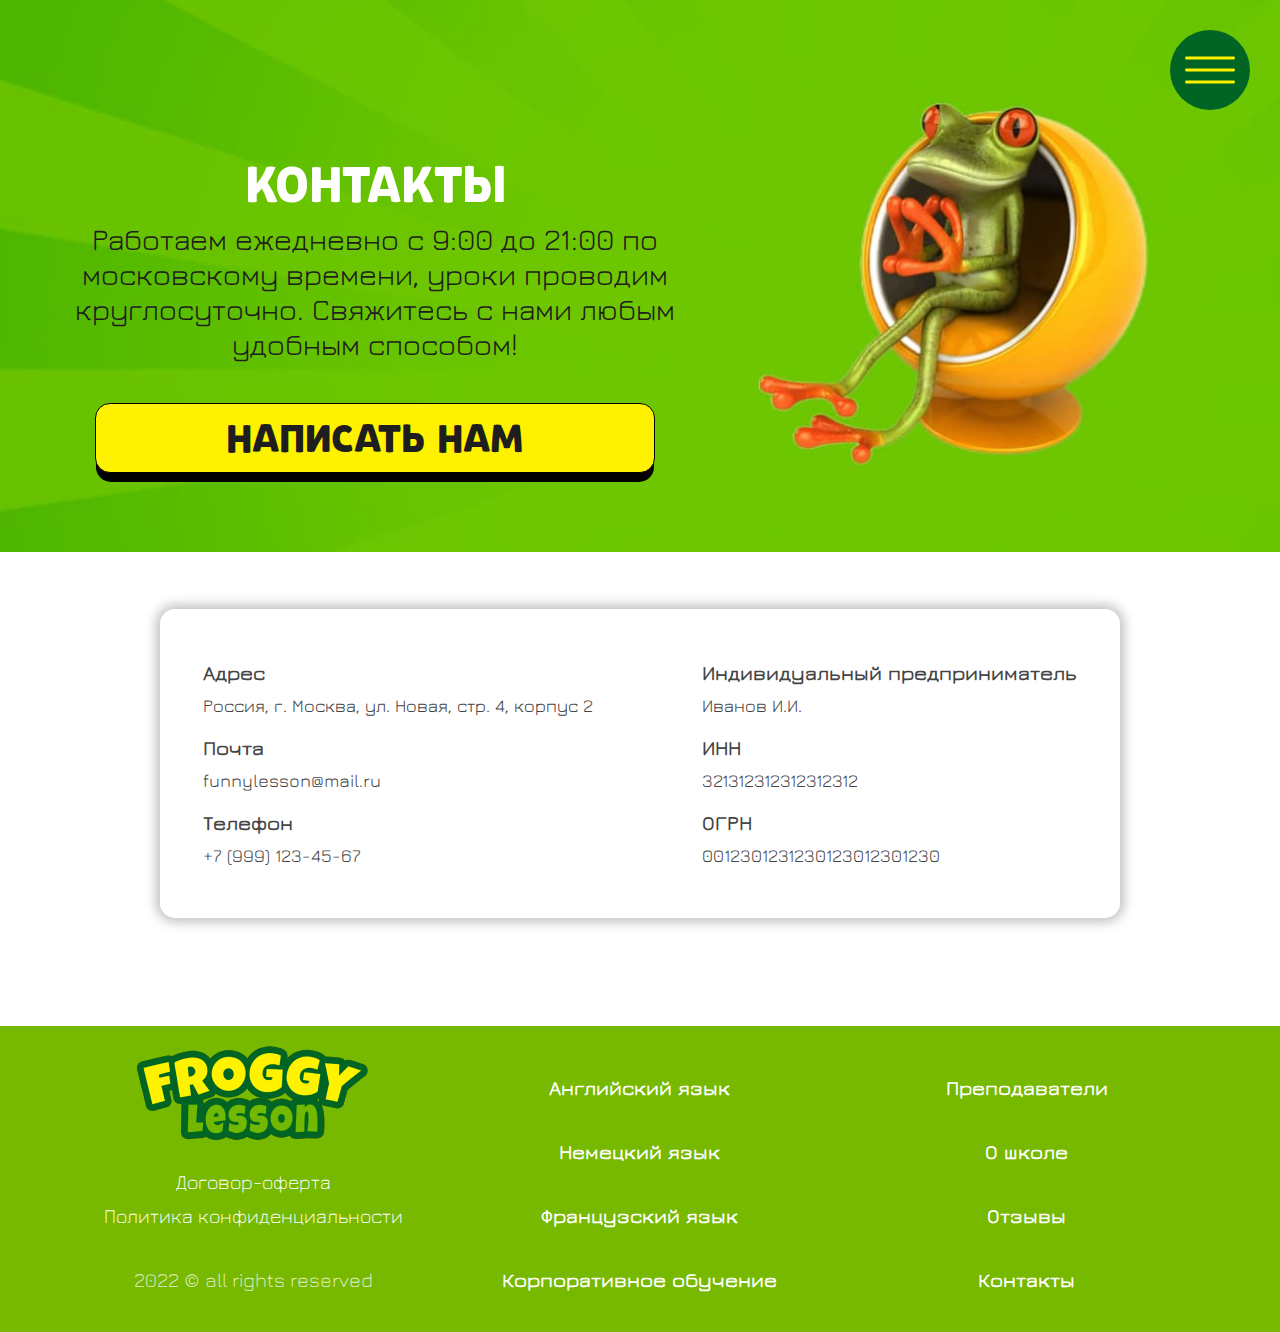
<file: contacts.html>
<!DOCTYPE html>
<html lang="en">
<head>
	<meta charset="UTF-8">
	<meta http-equiv="X-UA-Compatible" content="IE=edge">
	<meta name="viewport" content="width=device-width, initial-scale=1.0">
	<link rel="preconnect" href="https://fonts.googleapis.com">
	<link rel="preconnect" href="https://fonts.gstatic.com" crossorigin>
  <link rel="stylesheet" href="./css/normalize.css">
  <link rel="stylesheet" href="./css/style.css">
  <link rel="stylesheet" href="./css/media.css">
  <link href="https://fonts.googleapis.com/css2?family=Jura:wght@300;400;700&display=swap" rel="stylesheet">
  <link href="https://fonts.googleapis.com/css2?family=Montserrat:wght@300;400;700&display=swap" rel="stylesheet">
  <title>contacts</title>
</head>
<body>
  <header>
    <nav class="burger-menu">
      <a href="" class="burger-menu_button">
        <span class="burger-menu_lines"></span>
      </a>
      <nav class="burger-menu_nav">
        <a href="./index.html" class="burger-menu_link header__logo"> <img src="./img/header__logo.png" alt="Froggy Lesson"></a>
        <a href="./english.html" class="burger-menu_link">Английский язык</a>
        <a href="./german.html" class="burger-menu_link">Немецкий язык</a>
        <a href="./french.html" class="burger-menu_link">Французский язык</a>
        <a href="./corporate.html" class="burger-menu_link">Корпоративное обучение</a>
        <a href="./allteachers.html" class="burger-menu_link">Преподаватели</a>
        <a href="./about.html" class="burger-menu_link">О школе</a>
        <a href="./feedback.html" class="burger-menu_link">Отзывы</a>
        <a href="./contacts.html" class="burger-menu_link">Контакты</a>
      </nav>
      <div class="burger-menu_overlay"></div>
    </nav>
  </header>
  <main>
    <section class="contacts__hero">
      <div class="container">
        <div class="content contacts__hero__content">
          <h2 class="contacts__hero__title">
            Контакты
          </h2>
          <p class="section-descr contacts__hero__descr">
            Работаем ежедневно с 9:00 до 21:00 по московскому времени, уроки проводим круглосуточно. Свяжитесь с нами любым удобным способом!
          </p>
          <a href="#0" class="link__try contacts__link__try">НАПИСАТЬ НАМ</a>
        </div>
      </div>
    </section>
    <section class="contacts">
      <div class="container">
        <div class="content contacts__content">
          <address class="contacts__address">
            <ul class="list-reset  contacts__address__list">
              <li class="contacts__list__item">
                  <strong  class="contacts__list__item__caption">
                    Адрес
                  </strong>
                  <p  class="section-descr contacts__list__item__text">
                    Россия, г. Москва, ул. Новая, стр. 4, корпус 2
                  </p>
              </li>
              <li class="contacts__list__item">
                  <strong  class="contacts__list__item__caption">
                    Почта
                  </strong>
                  <p class="section-descr contacts__list__item__text">
                    <a href="mailto:funnylesson@mail.ru">
                      funnylesson@mail.ru
                    </a>
                  </p>
              </li>
              <li class="contacts__list__item">
                  <strong class="contacts__list__item__caption">
                    Телефон
                  </strong>
                  <p class="section-descr contacts__list__item__text">
                    <a href="tel:+79991234567">
                      +7 (999) 123-45-67
                    </a>
                  </p>
              </li>
            </ul>
            <ul class="list-reset contacts__address__list">
              <li class="contacts__list__item">
                  <strong class="contacts__list__item__caption">
                    Индивидуальный предприниматель
                  </strong>
                  <p class="section-descr contacts__list__item__text">
                    Иванов И.И.
                  </p>
              </li>
              <li class="contacts__list__item">
                  <strong class="contacts__list__item__caption">
                    ИНН
                  </strong>
                  <p class="section-descr contacts__list__item__text">
                    321312312312312312
                  </p>
              </li>
              <li class="contacts__list__item">
                  <strong class="contacts__list__item__caption">
                    ОГРН
                  </strong>
                  <p class="section-descr contacts__list__item__text">
                    0012301231230123012301230
                  </p>
              </li>
            </ul>
          </address>
        </div>
      </div>
    </section>
  </main>
  <footer class="footer">
    <div class="container">
      <div class="content">
        <nav class="footer__nav">
          <div class="footer__item footer__left">
            <img class="footer__logo" src="./img/footer__logo.png" alt="Логотип Froggy Lesson">
            <a href="#0" class="footer__left__link ">
              Договор-оферта
            </a>
            <a href="#0" class="footer__left__link footer__left__link-two">
              Политика конфиденциальности
            </a>
            <p class="section-descr footer-copy">
              2022 © all rights reserved
            </p>
          </div>
          <div class="footer__item footer__center">
            <ul class="list-reset footer__nav__items">
              <li class="footer__nav__item">
                <a href="./english.html" class="footer__nav__link">
                  Английский язык
                </a>
              </li>
              <li class="footer__nav__item">
                <a href="./german.html" class="footer__nav__link">
                  Немецкий язык
                </a>
              </li>
              <li class="footer__nav__item">
                <a href="./french.html" class="footer__nav__link">
                  Французский язык
                </a>
              </li>
              <li class="footer__nav__item">
                <a href="./corporate.html" class="footer__nav__link">
                  Корпоративное обучение
                </a>
              </li>
            </ul>
          </div>
          <div class="footer__item footer__right">
            <ul class="list-reset footer__nav__items">
              <li class="footer__nav__item">
                <a href="./allteachers.html" class="footer__nav__link">
                  Преподаватели
                </a>
              </li>
              <li class="footer__nav__item">
                <a href="./about.html" class="footer__nav__link">
                  О школе
                </a>
              </li>
              <li class="footer__nav__item">
                <a href="./feedback.html" class="footer__nav__link">
                  Отзывы
                </a>
              </li>
              <li class="footer__nav__item">
                <a href="./contacts.html" class="footer__nav__link">
                  Контакты
                </a>
              </li>
            </ul>
          </div>
        </nav>
      </div>
    </div>
  </footer>
  <script src="https://ajax.googleapis.com/ajax/libs/jquery/2.2.0/jquery.min.js"></script>
  <script src="./js/burger.js"></script>
</body>
</html>
</file>
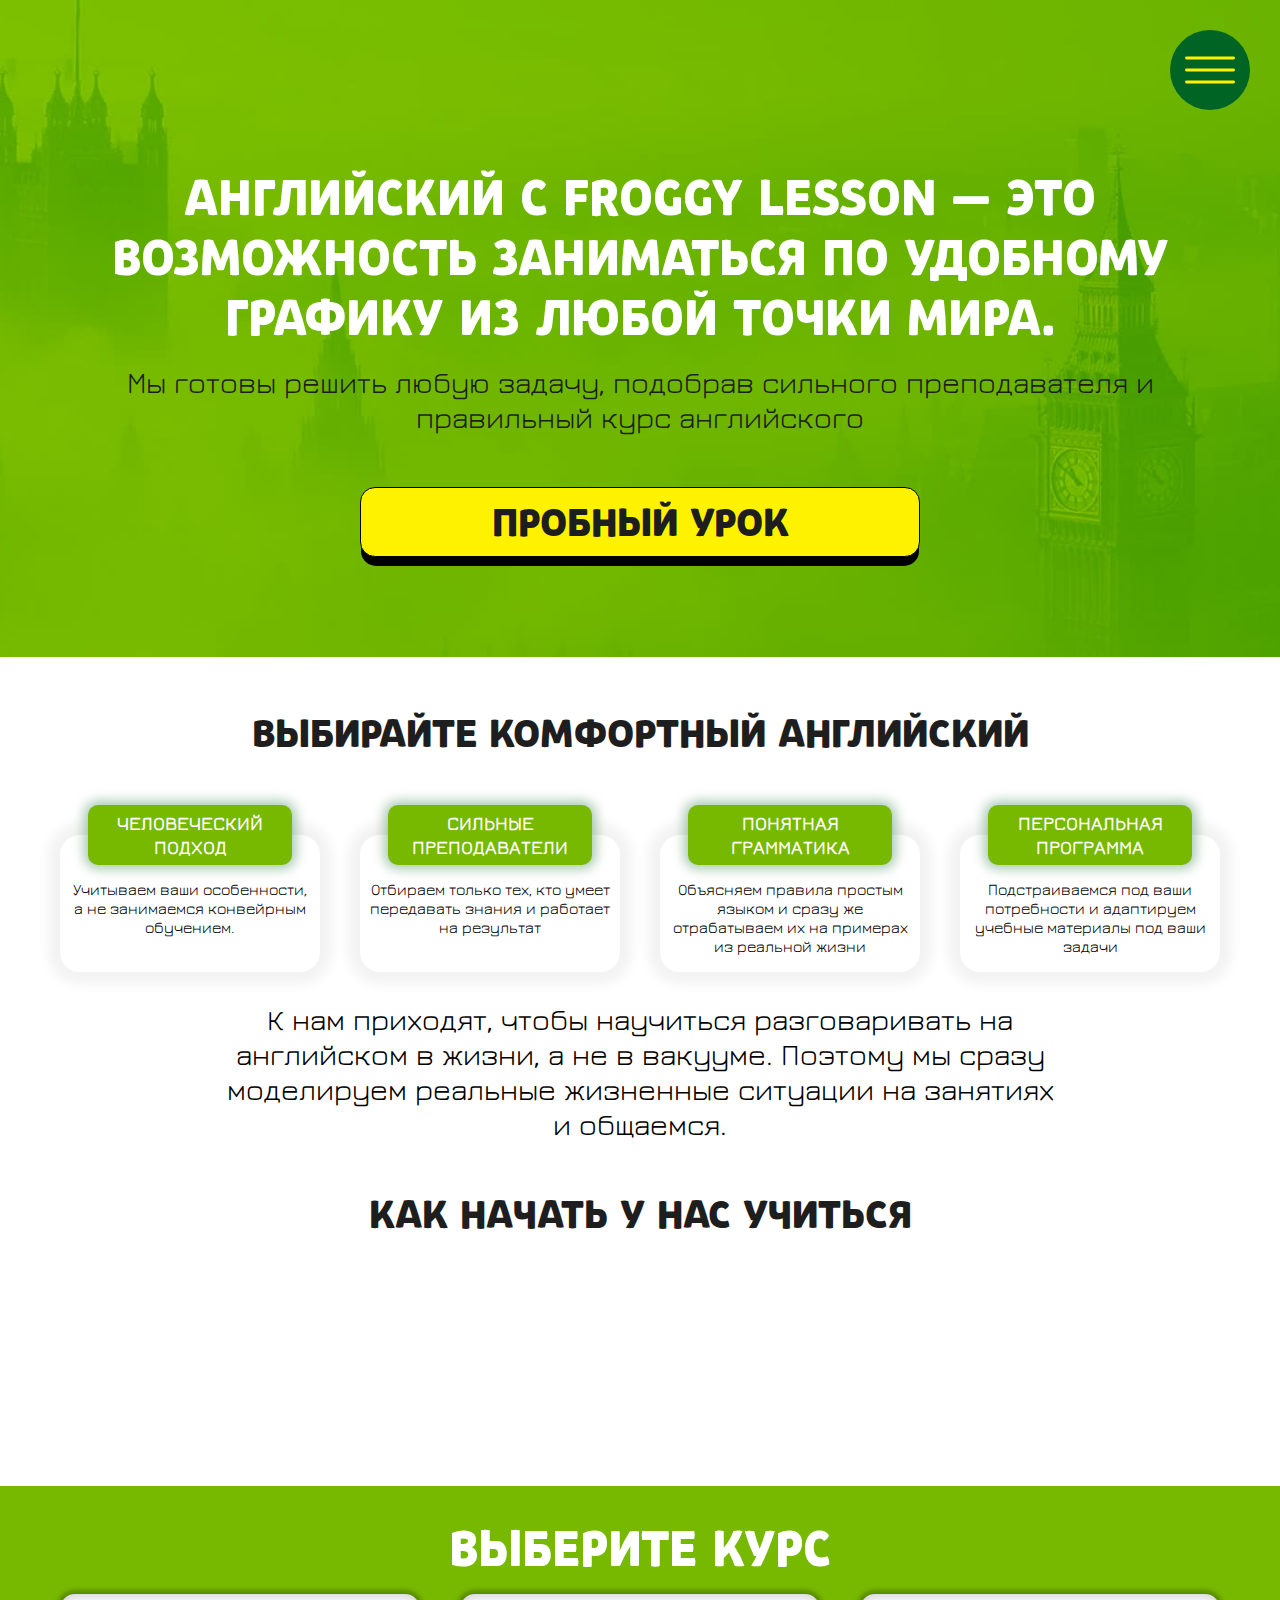
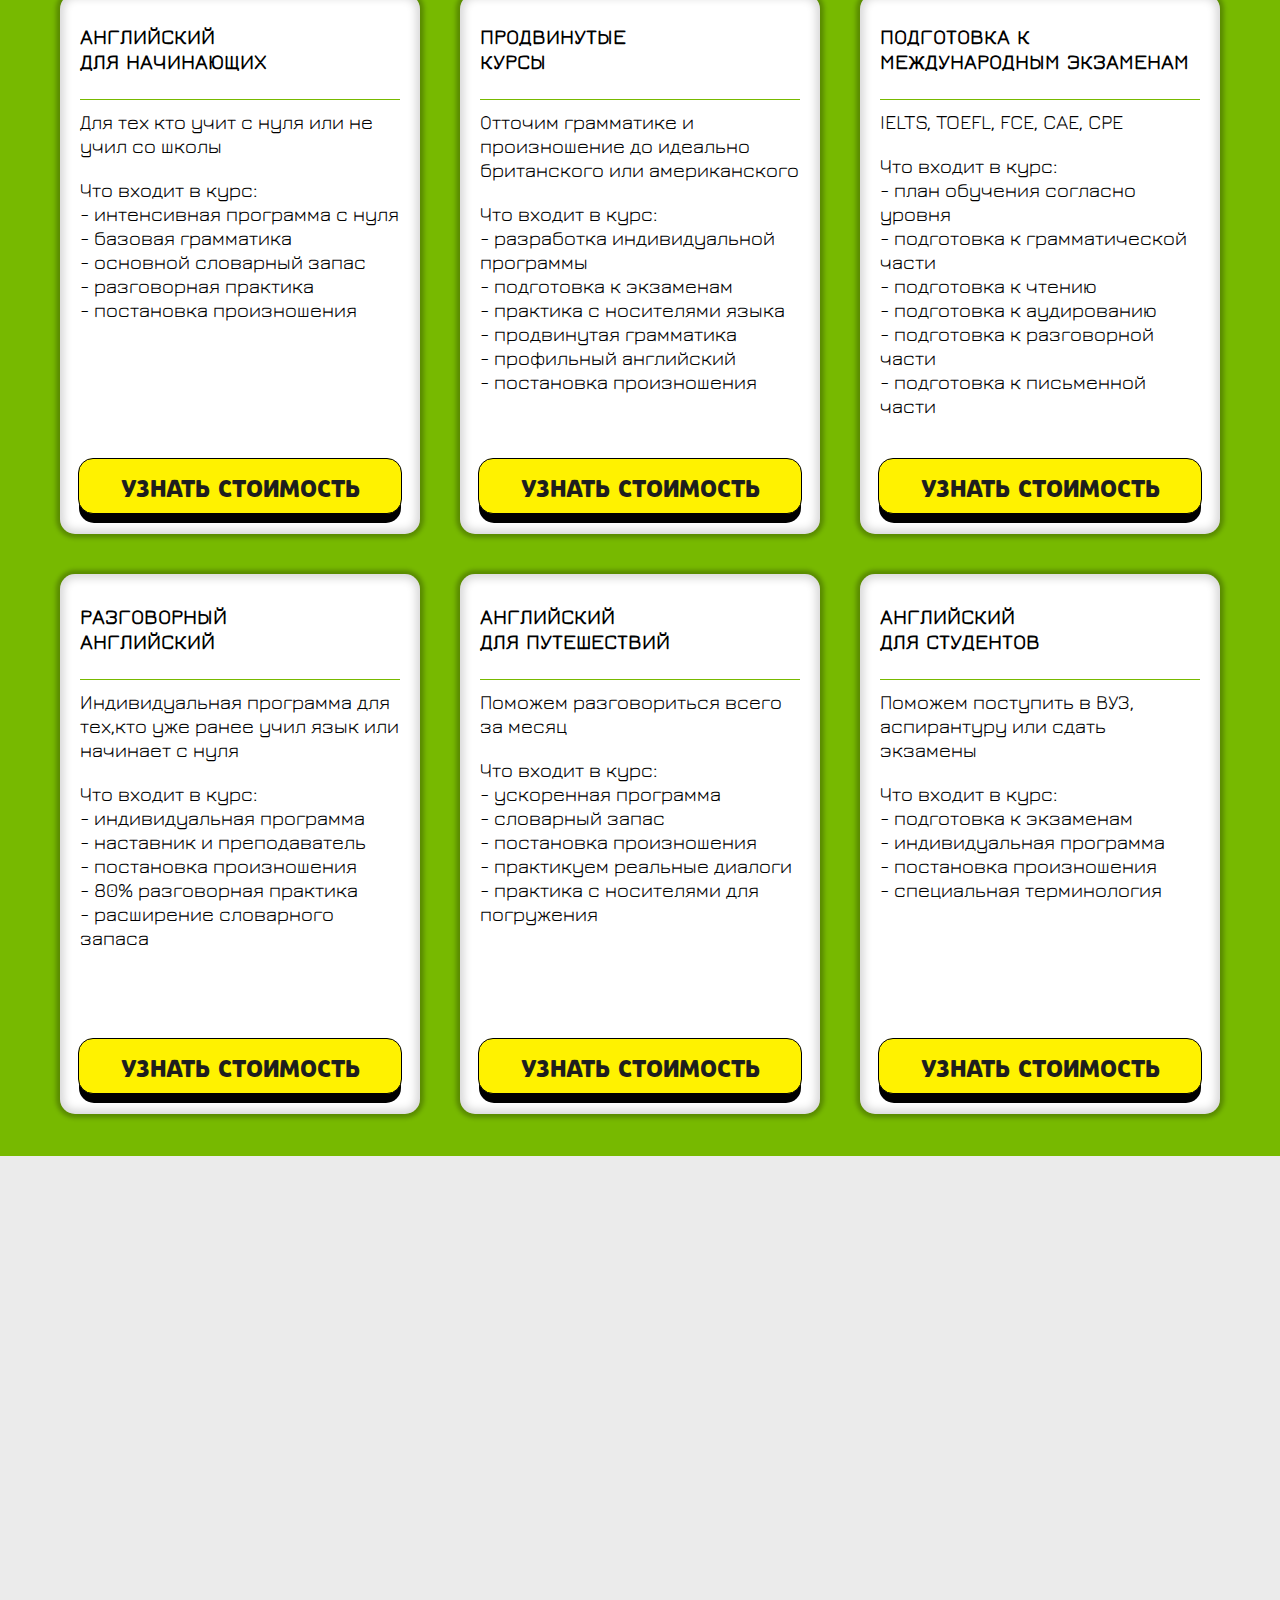
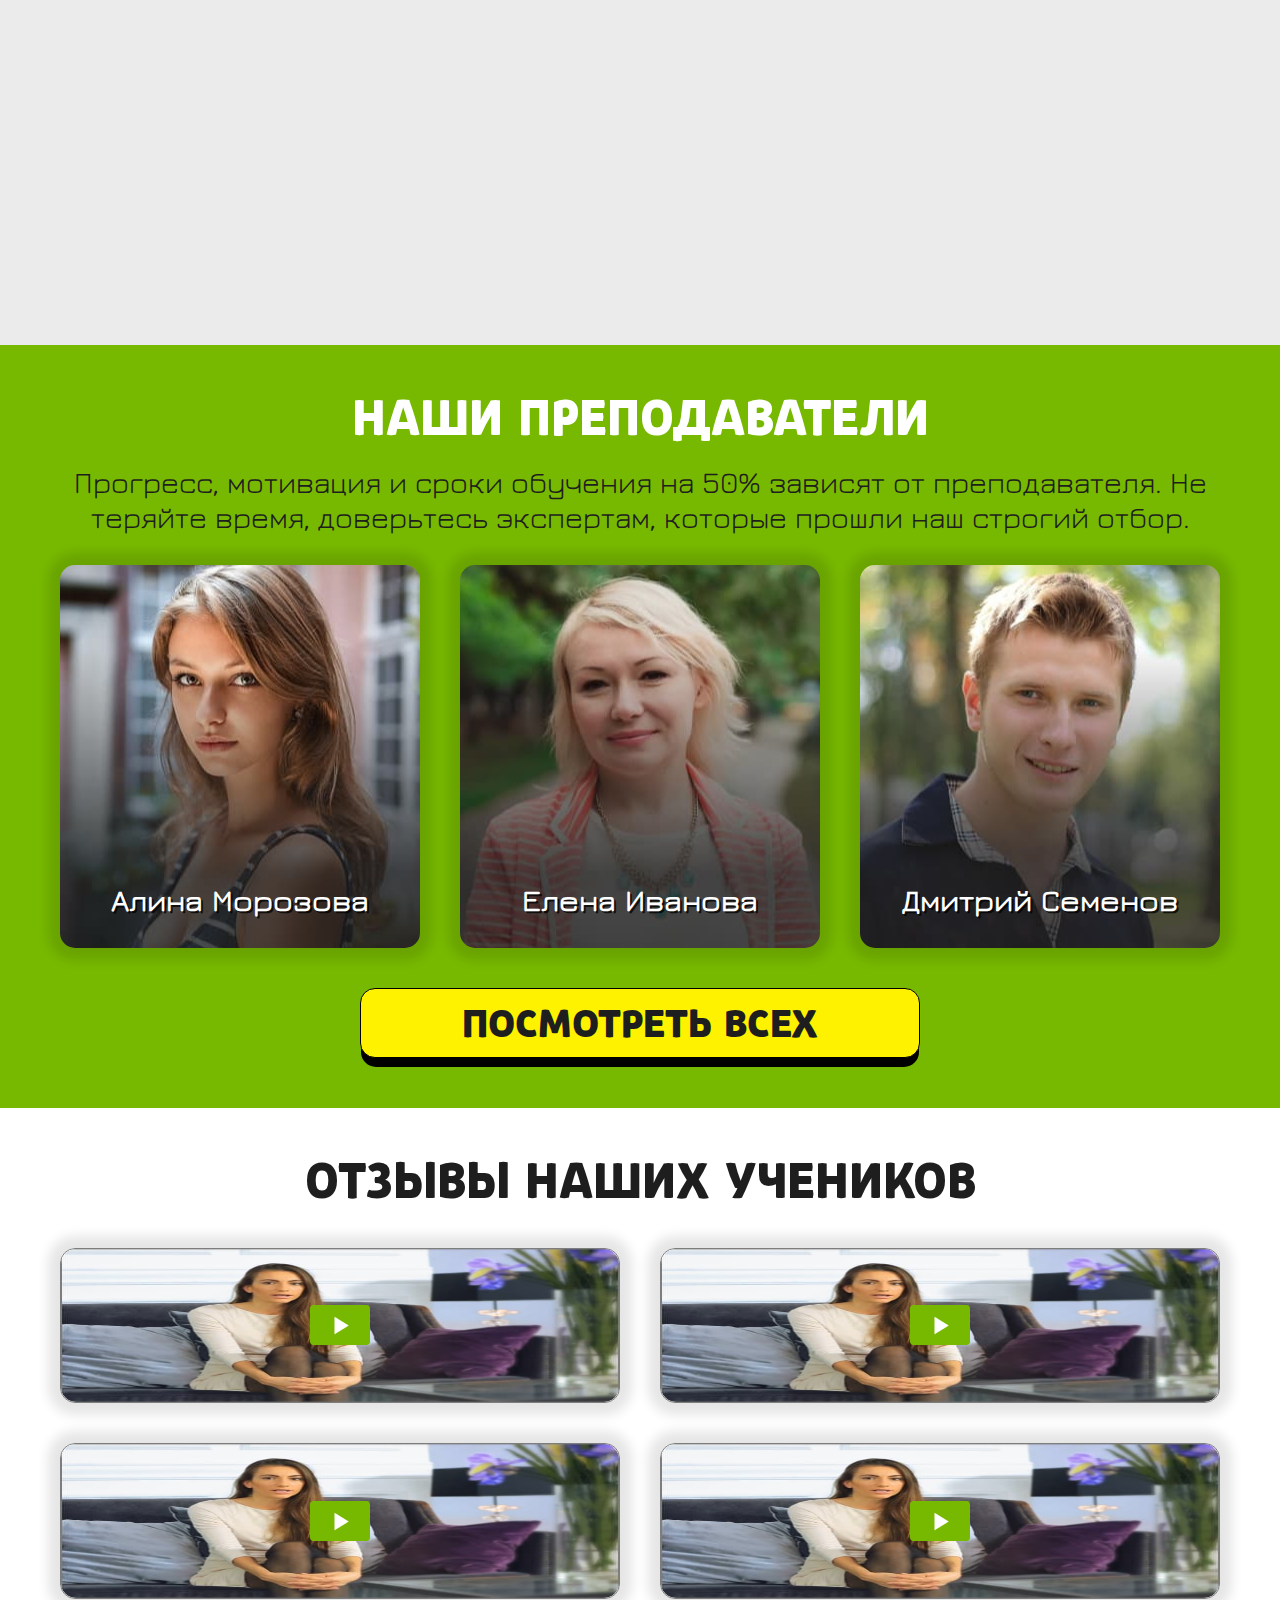
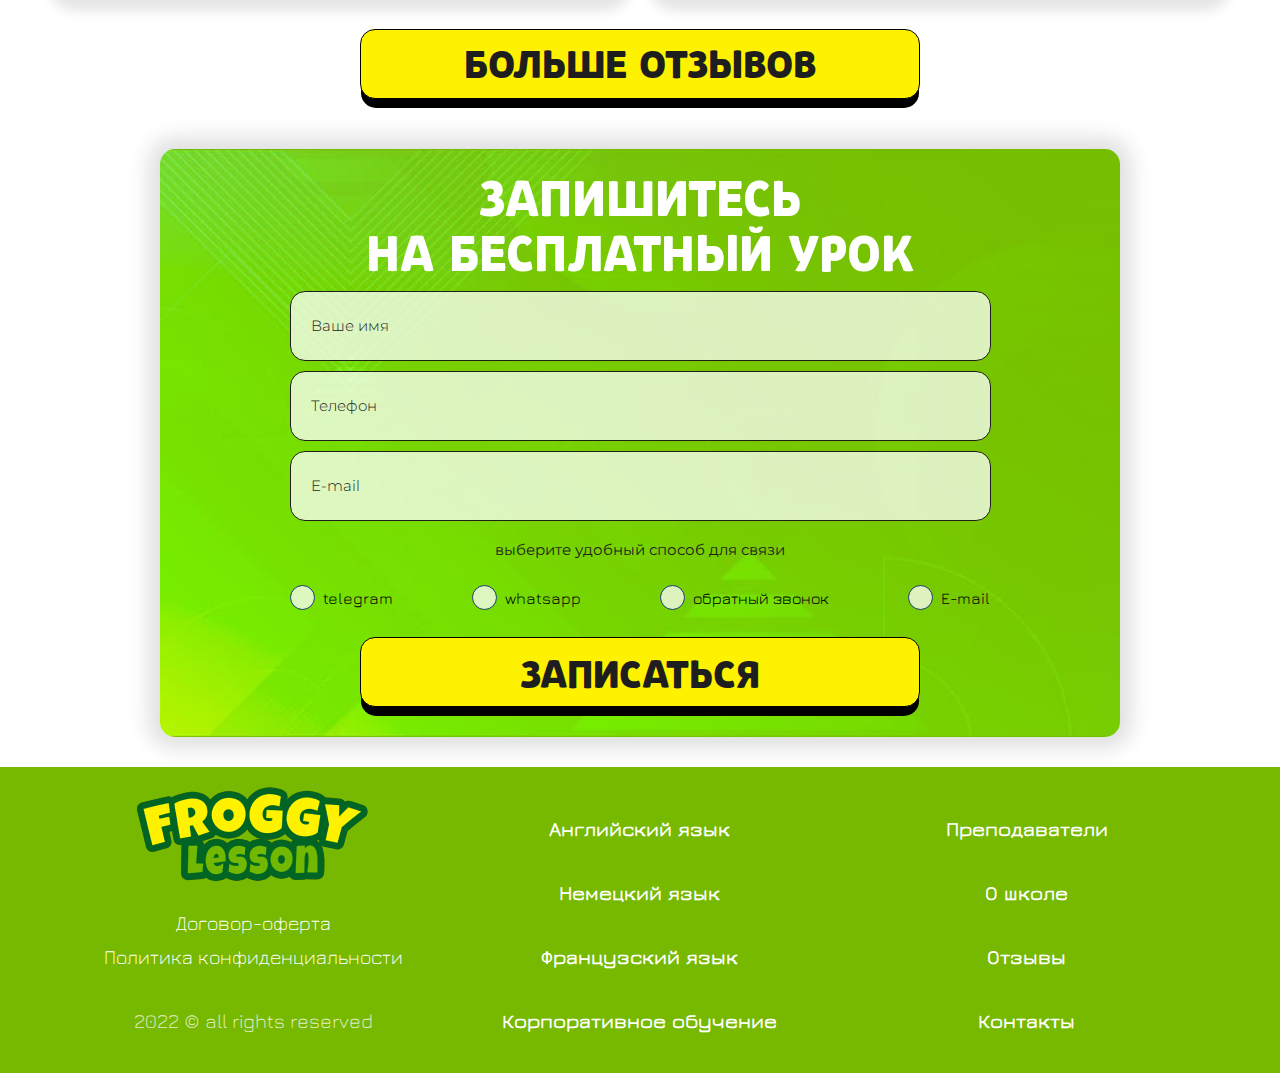
<file: english.html>
<!DOCTYPE html>
<html lang="ru">
<head>
	<meta charset="UTF-8">
	<meta http-equiv="X-UA-Compatible" content="IE=edge">
	<meta name="viewport" content="width=device-width, initial-scale=1.0">
	<link rel="preconnect" href="https://fonts.googleapis.com">
	<link rel="preconnect" href="https://fonts.gstatic.com" crossorigin>
	<link rel="stylesheet" href="./css/normalize.css">
	<link rel="stylesheet" href="./css/style.css">
	<link rel="stylesheet" href="./css/media.css">
	<link href="https://fonts.googleapis.com/css2?family=Jura:wght@300;400;700&display=swap" rel="stylesheet">
	<link href="https://fonts.googleapis.com/css2?family=Montserrat:wght@300;400;700&display=swap" rel="stylesheet">
  <link rel="stylesheet" href="https://unpkg.com/aos@next/dist/aos.css" />
	<title>EngLang</title>
</head>
<body>
  <header>
    <nav class="burger-menu">
      <a href="" class="burger-menu_button">
        <span class="burger-menu_lines"></span>
      </a>
      <nav class="burger-menu_nav">
        <a href="./index.html" class="burger-menu_link header__logo"> <img src="./img/header__logo.png" alt="Froggy Lesson"></a>
        <a href="./english.html" class="burger-menu_link">Английский язык</a>
        <a href="./german.html" class="burger-menu_link">Немецкий язык</a>
        <a href="./french.html" class="burger-menu_link">Французский язык</a>
        <a href="./corporate.html" class="burger-menu_link">Корпоративное обучение</a>
        <a href="./allteachers.html" class="burger-menu_link">Преподаватели</a>
        <a href="./about.html" class="burger-menu_link">О школе</a>
        <a href="./feedback.html" class="burger-menu_link">Отзывы</a>
        <a href="./contacts.html" class="burger-menu_link">Контакты</a>
      </nav>
      <div class="burger-menu_overlay"></div>
    </nav>
  </header>
	<div class="popup__dropdown">
		<div id="modalOne" class="modal">
				<div class="modal-content">
					<div class="main__bot__form__content contact-form">
						<a class="popup-close"> <svg version="1.1" id="Layer_1" xmlns="http://www.w3.org/2000/svg" xmlns:xlink="http://www.w3.org/1999/xlink" x="0px" y="0px" width="45px" height="25px" viewBox="0 0 121.31 122.876" enable-background="new 0 0 121.31 122.876" xml:space="preserve"><g><path fill-rule="evenodd" clip-rule="evenodd" d="M90.914,5.296c6.927-7.034,18.188-7.065,25.154-0.068 c6.961,6.995,6.991,18.369,0.068,25.397L85.743,61.452l30.425,30.855c6.866,6.978,6.773,18.28-0.208,25.247 c-6.983,6.964-18.21,6.946-25.074-0.031L60.669,86.881L30.395,117.58c-6.927,7.034-18.188,7.065-25.154,0.068 c-6.961-6.995-6.992-18.369-0.068-25.397l30.393-30.827L5.142,30.568c-6.867-6.978-6.773-18.28,0.208-25.247 c6.983-6.963,18.21-6.946,25.074,0.031l30.217,30.643L90.914,5.296L90.914,5.296z"/></g></svg></a>
						<h3 class="main__bot__form__title">
							ЗАПИШИТЕСЬ<br>
							НА БЕСПЛАТНЫЙ УРОК
						</h3>
						<form action="https://jsonplaceholder.typicode.com/posts" method="post" class="form__bot">
								<input class="form__frog__input" type="text" name="name" placeholder="Ваше имя" required>
								<input class="form__frog__input" type="tel" name="tel" placeholder="Телефон"  required>
								<input class="form__frog__input" type="email" name="email" placeholder="E-mail">
							<p class="section-descr form__text">
								выберите удобный способ для связи
							</p>
							<div class="form__checkboxs">
								<label class="form__checkbox__lable" for="popup__Telegram">
									<input name="connectionType_top" type="radio" id="popup__Telegram" class="checkbox-real" required>
									<span class="checkbox-custom"></span>
									telegram
								</label>
								<label class="form__checkbox__lable" for="popup__whatsapp">
									<input name="connectionType_top" type="radio" id="popup__whatsapp" class="checkbox-real" required>
									<span class="checkbox-custom"></span>
									whatsapp
								</label>
								<label class="form__checkbox__lable form__checkbox__lable-coll" for="popup__coll-back">
									<input name="connectionType_top" type="radio" id="popup__coll-back" class="checkbox-real" required>
									<span class="checkbox-custom"></span>
									обратный звонок
								</label>
								<label class="form__checkbox__lable" for="popup__E-mail">
									<input name="connectionType_top" type="radio" id="popup__E-mail" class="checkbox-real" required>
									<span class="checkbox-custom"></span>
									E-mail
								</label>
							</div>
							<button type="submit" class="btn-reset link__try">
								Записаться
							</button>
						</form>
					</div>
				</div>
		</div>
	</div>
  <main>
    <section class="lang__hero hero__eng">
      <div class="container">
        <div class="content">
          <h2 class="lang__hero__title">
            Английский c froggy lesson — это возможность заниматься
            по удобному графику
            из любой точки мира.
          </h2>
          <p class="section-descr lang__hero__descr">
            Мы готовы решить любую задачу, подобрав сильного преподавателя и правильный курс английского
          </p>
          <a href="#0" class="link__try popup-form-button">ПРОБНЫЙ УРОК</a>
        </div>
      </div>
    </section>
    <section class="lang__comfort">
      <div class="container">
        <div class="content">
          <h3 class="lang__comfort__title">
            Выбирайте комфортный английский
          </h3>
            <ul class="list-reset lang__comfort__items">
              <li class="lang__comfort__item">
                <p class="section-descr lang__comfort__item__argument">
                  Человеческий подход
                </p>
                <p class="section-descr lang__comfort__item__argument__descr">
                  Учитываем ваши особенности, а не занимаемся конвейрным обучением.
                </p>
              </li>
              <li class="lang__comfort__item">
                <p class="section-descr lang__comfort__item__argument">
                  сильные преподаватели
                </p>
                <p class="section-descr lang__comfort__item__argument__descr">
                  Отбираем только тех, кто умеет передавать знания и работает на результат
                </p>
              </li>
              <li class="lang__comfort__item">
                <p class="section-descr lang__comfort__item__argument">
                  понятная грамматика
                </p>
                <p class="section-descr lang__comfort__item__argument__descr">
                  Объясняем правила простым языком и сразу же отрабатываем их на примерах из реальной жизни
                </p>
              </li>
              <li class="lang__comfort__item">
                <p class="section-descr lang__comfort__item__argument">
                  персональная программа
                </p>
                <p class="section-descr lang__comfort__item__argument__descr">
                  Подстраиваемся под ваши потребности и адаптируем учебные материалы под ваши задачи
                </p>
              </li>
            </ul>
            <p class="lang__comfort__descr">
              К нам приходят, чтобы научиться разговаривать на английском в жизни, а не в вакууме. Поэтому мы сразу моделируем реальные жизненные ситуации на занятиях и общаемся.
            </p>
        </div>
      </div>
    </section>
    <section class="lang__how">
      <div class="container">
        <div class="content">
          <h3 class="lang__how__title">
            как начать у нас учиться
          </h3>
          <ul class="list-reset lang__how__items" data-inviewport="fade-rotate">
            <li class="lang__how__item" >
              <svg width="100" height="100" viewBox="0 0 100 100" fill="none" xmlns="http://www.w3.org/2000/svg">
                <circle cx="50" cy="50" r="50" fill="#77B900"/>
                <circle cx="50" cy="50" r="44.5" stroke="white" stroke-linecap="round" stroke-dasharray="8 8"/>
                <path d="M41.23 55.96C38.1767 55.96 35.9167 55.2333 34.45 53.78C32.9967 52.3133 32.27 50.0533 32.27 47V37.76C32.27 34.68 32.9967 32.4133 34.45 30.96C35.9167 29.5067 38.1767 28.8 41.23 28.84H43.63C46.6967 28.84 48.9567 29.5667 50.41 31.02C51.8633 32.46 52.59 34.72 52.59 37.8V47C52.59 50.0533 51.8633 52.3133 50.41 53.78C48.9567 55.2333 46.6967 55.96 43.63 55.96H41.23ZM41.23 52.6H43.63C45.0567 52.6 46.1767 52.4267 46.99 52.08C47.8033 51.7333 48.3767 51.1533 48.71 50.34C49.0567 49.5267 49.23 48.4133 49.23 47V37.8C49.23 36.3733 49.0567 35.2533 48.71 34.44C48.3767 33.6267 47.8033 33.0533 46.99 32.72C46.1767 32.3733 45.0567 32.2 43.63 32.2H41.23C39.8167 32.1733 38.7033 32.3267 37.89 32.66C37.0767 32.98 36.4967 33.5533 36.15 34.38C35.8033 35.1933 35.63 36.32 35.63 37.76V47C35.63 48.4133 35.7967 49.5267 36.13 50.34C36.4767 51.1533 37.0567 51.7333 37.87 52.08C38.6833 52.4267 39.8033 52.6 41.23 52.6ZM41.95 44.36C40.8833 44.36 40.35 43.8267 40.35 42.76V41.76C40.35 40.72 40.8833 40.2 41.95 40.2H42.91C43.9233 40.2 44.43 40.72 44.43 41.76V42.76C44.43 43.8267 43.9233 44.36 42.91 44.36H41.95ZM65.5831 56C64.4631 56 63.9031 55.44 63.9031 54.32V33.68L64.8231 33.04L60.4231 37.16C60.0898 37.48 59.7365 37.6733 59.3631 37.74C58.9898 37.7933 58.6231 37.64 58.2631 37.28C57.5431 36.56 57.5831 35.8 58.3831 35L63.7431 29.72C64.3031 29.16 64.9965 28.88 65.8231 28.88C66.7831 28.88 67.2631 29.44 67.2631 30.56V54.32C67.2631 55.44 66.7031 56 65.5831 56ZM35.5576 74C34.7026 74 34.0351 73.8275 33.5551 73.4825C33.0801 73.1375 32.7826 72.605 32.6626 71.885C32.6426 71.665 32.6876 71.5 32.7976 71.39C32.9076 71.28 33.0676 71.225 33.2776 71.225C33.4876 71.225 33.6401 71.275 33.7351 71.375C33.8351 71.475 33.9026 71.63 33.9376 71.84C34.0126 72.185 34.1726 72.4225 34.4176 72.5525C34.6676 72.6775 35.0476 72.74 35.5576 72.74H37.7176C38.3626 72.74 38.8001 72.625 39.0301 72.395C39.2651 72.16 39.3826 71.725 39.3826 71.09C39.3826 70.445 39.2626 70.005 39.0226 69.77C38.7826 69.53 38.3476 69.41 37.7176 69.41H35.8576C34.9126 69.41 34.2101 69.18 33.7501 68.72C33.2951 68.255 33.0676 67.55 33.0676 66.605C33.0676 65.665 33.2926 64.9675 33.7426 64.5125C34.1976 64.0575 34.8976 63.83 35.8426 63.83H37.6276C38.4226 63.83 39.0451 63.9925 39.4951 64.3175C39.9501 64.6425 40.2376 65.14 40.3576 65.81C40.3876 66.025 40.3476 66.19 40.2376 66.305C40.1276 66.415 39.9626 66.47 39.7426 66.47C39.5426 66.47 39.3926 66.4175 39.2926 66.3125C39.1926 66.2075 39.1276 66.055 39.0976 65.855C39.0176 65.56 38.8651 65.36 38.6401 65.255C38.4151 65.145 38.0776 65.09 37.6276 65.09H35.8426C35.2426 65.09 34.8401 65.1975 34.6351 65.4125C34.4301 65.6225 34.3276 66.02 34.3276 66.605C34.3276 67.195 34.4326 67.6 34.6426 67.82C34.8526 68.04 35.2576 68.15 35.8576 68.15H37.7176C38.7026 68.15 39.4351 68.39 39.9151 68.87C40.4001 69.35 40.6426 70.09 40.6426 71.09C40.6426 72.085 40.4026 72.82 39.9226 73.295C39.4426 73.765 38.7076 74 37.7176 74H35.5576ZM45.6988 74C45.4888 74 45.3313 73.9475 45.2262 73.8425C45.1213 73.7375 45.0688 73.58 45.0688 73.37V65.105H42.1588C41.9488 65.105 41.7913 65.0525 41.6863 64.9475C41.5813 64.8425 41.5288 64.685 41.5288 64.475C41.5288 64.265 41.5813 64.1075 41.6863 64.0025C41.7913 63.8975 41.9488 63.845 42.1588 63.845H49.2388C49.4488 63.845 49.6063 63.8975 49.7113 64.0025C49.8163 64.1075 49.8688 64.265 49.8688 64.475C49.8688 64.685 49.8163 64.8425 49.7113 64.9475C49.6063 65.0525 49.4488 65.105 49.2388 65.105H46.3288V73.37C46.3288 73.57 46.2738 73.725 46.1638 73.835C46.0588 73.945 45.9038 74 45.6988 74ZM52.4976 74C52.0776 74 51.8676 73.79 51.8676 73.37V64.46C51.8676 64.04 52.0776 63.83 52.4976 63.83H57.8826C58.3026 63.83 58.5126 64.04 58.5126 64.46C58.5126 64.88 58.3026 65.09 57.8826 65.09H53.1276V68.24H56.1126C56.5326 68.24 56.7426 68.45 56.7426 68.87C56.7426 69.29 56.5326 69.5 56.1126 69.5H53.1276V72.74H57.8826C58.3026 72.74 58.5126 72.95 58.5126 73.37C58.5126 73.79 58.3026 74 57.8826 74H52.4976ZM61.5357 74C61.1157 74 60.9057 73.79 60.9057 73.37V64.46C60.9057 64.04 61.1157 63.83 61.5357 63.83H65.0457C65.9607 63.83 66.6607 64.075 67.1457 64.565C67.6357 65.05 67.8807 65.75 67.8807 66.665V67.115C67.8807 68.03 67.6357 68.7325 67.1457 69.2225C66.6607 69.7075 65.9607 69.95 65.0457 69.95H62.1657V73.37C62.1657 73.79 61.9557 74 61.5357 74ZM62.1657 68.69H65.0457C65.6157 68.69 66.0207 68.57 66.2607 68.33C66.5007 68.09 66.6207 67.685 66.6207 67.115V66.665C66.6207 66.1 66.5007 65.6975 66.2607 65.4575C66.0207 65.2125 65.6157 65.09 65.0457 65.09H62.1657V68.69Z" fill="white"/>
                </svg>
              <p class="section-descr lang__how__item__descr">
                  Оставляете заявку
              </p>
            </li>
            <li class="lang__how__item" >
              <svg width="100" height="100" viewBox="0 0 100 100" fill="none" xmlns="http://www.w3.org/2000/svg">
                <circle cx="50" cy="50" r="50" fill="#77B900"/>
                <circle cx="50" cy="50" r="44.5" stroke="white" stroke-linecap="round" stroke-dasharray="8 8"/>
                <path d="M37.3042 55.96C34.2509 55.96 31.9909 55.2333 30.5242 53.78C29.0709 52.3133 28.3442 50.0533 28.3442 47V37.76C28.3442 34.68 29.0709 32.4133 30.5242 30.96C31.9909 29.5067 34.2509 28.8 37.3042 28.84H39.7042C42.7709 28.84 45.0309 29.5667 46.4842 31.02C47.9376 32.46 48.6642 34.72 48.6642 37.8V47C48.6642 50.0533 47.9376 52.3133 46.4842 53.78C45.0309 55.2333 42.7709 55.96 39.7042 55.96H37.3042ZM37.3042 52.6H39.7042C41.1309 52.6 42.2509 52.4267 43.0642 52.08C43.8776 51.7333 44.4509 51.1533 44.7842 50.34C45.1309 49.5267 45.3042 48.4133 45.3042 47V37.8C45.3042 36.3733 45.1309 35.2533 44.7842 34.44C44.4509 33.6267 43.8776 33.0533 43.0642 32.72C42.2509 32.3733 41.1309 32.2 39.7042 32.2H37.3042C35.8909 32.1733 34.7776 32.3267 33.9642 32.66C33.1509 32.98 32.5709 33.5533 32.2242 34.38C31.8776 35.1933 31.7042 36.32 31.7042 37.76V47C31.7042 48.4133 31.8709 49.5267 32.2042 50.34C32.5509 51.1533 33.1309 51.7333 33.9442 52.08C34.7576 52.4267 35.8776 52.6 37.3042 52.6ZM38.0242 44.36C36.9576 44.36 36.4242 43.8267 36.4242 42.76V41.76C36.4242 40.72 36.9576 40.2 38.0242 40.2H38.9842C39.9976 40.2 40.5042 40.72 40.5042 41.76V42.76C40.5042 43.8267 39.9976 44.36 38.9842 44.36H38.0242ZM71.008 56H56.048C54.9013 56 54.328 55.44 54.328 54.32C54.328 52.5333 54.608 51.0133 55.168 49.76C55.7413 48.4933 56.468 47.4267 57.348 46.56C58.2413 45.68 59.188 44.94 60.188 44.34C61.188 43.7267 62.1146 43.1733 62.968 42.68C64.448 41.84 65.6813 41.1133 66.668 40.5C67.668 39.8867 68.4146 39.26 68.908 38.62C69.4013 37.98 69.648 37.2 69.648 36.28C69.648 34.6933 69.3613 33.6267 68.788 33.08C68.228 32.52 67.168 32.24 65.608 32.24H61.328C60.0746 32.24 59.148 32.4067 58.548 32.74C57.948 33.0733 57.568 33.6933 57.408 34.6C57.3146 35.1333 57.1346 35.54 56.868 35.82C56.6013 36.1 56.1946 36.24 55.648 36.24C55.088 36.24 54.6613 36.0933 54.368 35.8C54.0746 35.4933 53.9546 35.0533 54.008 34.48C54.288 32.6 55.028 31.2 56.228 30.28C57.428 29.3467 59.128 28.88 61.328 28.88H65.608C68.1146 28.88 69.9746 29.4867 71.188 30.7C72.4013 31.9133 73.008 33.7733 73.008 36.28C73.008 37.88 72.6146 39.22 71.828 40.3C71.0413 41.3667 70.008 42.3133 68.728 43.14C67.448 43.9533 66.0746 44.7733 64.608 45.6C63.5413 46.2133 62.528 46.8267 61.568 47.44C60.6213 48.0533 59.808 48.7667 59.128 49.58C58.4613 50.3933 58.0213 51.4133 57.808 52.64H71.008C72.128 52.64 72.688 53.2 72.688 54.32C72.688 55.44 72.128 56 71.008 56ZM35.5576 74C34.7026 74 34.0351 73.8275 33.5551 73.4825C33.0801 73.1375 32.7826 72.605 32.6626 71.885C32.6426 71.665 32.6876 71.5 32.7976 71.39C32.9076 71.28 33.0676 71.225 33.2776 71.225C33.4876 71.225 33.6401 71.275 33.7351 71.375C33.8351 71.475 33.9026 71.63 33.9376 71.84C34.0126 72.185 34.1726 72.4225 34.4176 72.5525C34.6676 72.6775 35.0476 72.74 35.5576 72.74H37.7176C38.3626 72.74 38.8001 72.625 39.0301 72.395C39.2651 72.16 39.3826 71.725 39.3826 71.09C39.3826 70.445 39.2626 70.005 39.0226 69.77C38.7826 69.53 38.3476 69.41 37.7176 69.41H35.8576C34.9126 69.41 34.2101 69.18 33.7501 68.72C33.2951 68.255 33.0676 67.55 33.0676 66.605C33.0676 65.665 33.2926 64.9675 33.7426 64.5125C34.1976 64.0575 34.8976 63.83 35.8426 63.83H37.6276C38.4226 63.83 39.0451 63.9925 39.4951 64.3175C39.9501 64.6425 40.2376 65.14 40.3576 65.81C40.3876 66.025 40.3476 66.19 40.2376 66.305C40.1276 66.415 39.9626 66.47 39.7426 66.47C39.5426 66.47 39.3926 66.4175 39.2926 66.3125C39.1926 66.2075 39.1276 66.055 39.0976 65.855C39.0176 65.56 38.8651 65.36 38.6401 65.255C38.4151 65.145 38.0776 65.09 37.6276 65.09H35.8426C35.2426 65.09 34.8401 65.1975 34.6351 65.4125C34.4301 65.6225 34.3276 66.02 34.3276 66.605C34.3276 67.195 34.4326 67.6 34.6426 67.82C34.8526 68.04 35.2576 68.15 35.8576 68.15H37.7176C38.7026 68.15 39.4351 68.39 39.9151 68.87C40.4001 69.35 40.6426 70.09 40.6426 71.09C40.6426 72.085 40.4026 72.82 39.9226 73.295C39.4426 73.765 38.7076 74 37.7176 74H35.5576ZM45.6988 74C45.4888 74 45.3313 73.9475 45.2262 73.8425C45.1213 73.7375 45.0688 73.58 45.0688 73.37V65.105H42.1588C41.9488 65.105 41.7913 65.0525 41.6863 64.9475C41.5813 64.8425 41.5288 64.685 41.5288 64.475C41.5288 64.265 41.5813 64.1075 41.6863 64.0025C41.7913 63.8975 41.9488 63.845 42.1588 63.845H49.2388C49.4488 63.845 49.6063 63.8975 49.7113 64.0025C49.8163 64.1075 49.8688 64.265 49.8688 64.475C49.8688 64.685 49.8163 64.8425 49.7113 64.9475C49.6063 65.0525 49.4488 65.105 49.2388 65.105H46.3288V73.37C46.3288 73.57 46.2738 73.725 46.1638 73.835C46.0588 73.945 45.9038 74 45.6988 74ZM52.4976 74C52.0776 74 51.8676 73.79 51.8676 73.37V64.46C51.8676 64.04 52.0776 63.83 52.4976 63.83H57.8826C58.3026 63.83 58.5126 64.04 58.5126 64.46C58.5126 64.88 58.3026 65.09 57.8826 65.09H53.1276V68.24H56.1126C56.5326 68.24 56.7426 68.45 56.7426 68.87C56.7426 69.29 56.5326 69.5 56.1126 69.5H53.1276V72.74H57.8826C58.3026 72.74 58.5126 72.95 58.5126 73.37C58.5126 73.79 58.3026 74 57.8826 74H52.4976ZM61.5357 74C61.1157 74 60.9057 73.79 60.9057 73.37V64.46C60.9057 64.04 61.1157 63.83 61.5357 63.83H65.0457C65.9607 63.83 66.6607 64.075 67.1457 64.565C67.6357 65.05 67.8807 65.75 67.8807 66.665V67.115C67.8807 68.03 67.6357 68.7325 67.1457 69.2225C66.6607 69.7075 65.9607 69.95 65.0457 69.95H62.1657V73.37C62.1657 73.79 61.9557 74 61.5357 74ZM62.1657 68.69H65.0457C65.6157 68.69 66.0207 68.57 66.2607 68.33C66.5007 68.09 66.6207 67.685 66.6207 67.115V66.665C66.6207 66.1 66.5007 65.6975 66.2607 65.4575C66.0207 65.2125 65.6157 65.09 65.0457 65.09H62.1657V68.69Z" fill="white"/>
                </svg>
              <p class="section-descr lang__how__item__descr">
                Получаете письмо, выбираете дату и время
              </p>
            </li>
            <li class="lang__how__item" >
              <svg width="100" height="100" viewBox="0 0 100 100" fill="none" xmlns="http://www.w3.org/2000/svg">
                <circle cx="50" cy="50" r="50" fill="#77B900"/>
                <circle cx="50" cy="50" r="44.5" stroke="white" stroke-linecap="round" stroke-dasharray="8 8"/>
                <path d="M35.7222 55.96C32.6689 55.96 30.4089 55.2333 28.9422 53.78C27.4889 52.3133 26.7622 50.0533 26.7622 47V37.76C26.7622 34.68 27.4889 32.4133 28.9422 30.96C30.4089 29.5067 32.6689 28.8 35.7222 28.84H38.1222C41.1889 28.84 43.4489 29.5667 44.9022 31.02C46.3555 32.46 47.0822 34.72 47.0822 37.8V47C47.0822 50.0533 46.3555 52.3133 44.9022 53.78C43.4489 55.2333 41.1889 55.96 38.1222 55.96H35.7222ZM35.7222 52.6H38.1222C39.5489 52.6 40.6689 52.4267 41.4822 52.08C42.2955 51.7333 42.8689 51.1533 43.2022 50.34C43.5489 49.5267 43.7222 48.4133 43.7222 47V37.8C43.7222 36.3733 43.5489 35.2533 43.2022 34.44C42.8689 33.6267 42.2955 33.0533 41.4822 32.72C40.6689 32.3733 39.5489 32.2 38.1222 32.2H35.7222C34.3089 32.1733 33.1955 32.3267 32.3822 32.66C31.5689 32.98 30.9889 33.5533 30.6422 34.38C30.2955 35.1933 30.1222 36.32 30.1222 37.76V47C30.1222 48.4133 30.2889 49.5267 30.6222 50.34C30.9689 51.1533 31.5489 51.7333 32.3622 52.08C33.1755 52.4267 34.2955 52.6 35.7222 52.6ZM36.4422 44.36C35.3755 44.36 34.8422 43.8267 34.8422 42.76V41.76C34.8422 40.72 35.3755 40.2 36.4422 40.2H37.4022C38.4155 40.2 38.9222 40.72 38.9222 41.76V42.76C38.9222 43.8267 38.4155 44.36 37.4022 44.36H36.4422ZM60.8659 56C58.5326 56 56.7259 55.5133 55.4459 54.54C54.1793 53.5533 53.4126 52.04 53.1459 50C53.0926 49.44 53.2126 49.0067 53.5059 48.7C53.7993 48.3933 54.2259 48.24 54.7859 48.24C55.8126 48.24 56.3859 48.8 56.5059 49.92C56.6926 50.96 57.1126 51.6733 57.7659 52.06C58.4193 52.4467 59.4526 52.64 60.8659 52.64H65.4259C67.1459 52.64 68.3126 52.3333 68.9259 51.72C69.5526 51.0933 69.8659 49.9333 69.8659 48.24C69.8659 46.56 69.5526 45.4067 68.9259 44.78C68.3126 44.1533 67.1459 43.84 65.4259 43.84H62.3459C61.2259 43.84 60.6659 43.28 60.6659 42.16C60.6659 41.04 61.2259 40.48 62.3459 40.48H66.9459C67.7859 40.48 68.3726 40.1067 68.7059 39.36C69.0526 38.6 69.2259 37.5733 69.2259 36.28C69.2259 34.6933 68.9393 33.6267 68.3659 33.08C67.8059 32.52 66.7459 32.24 65.1859 32.24H61.3059C60.0526 32.24 59.1259 32.4067 58.5259 32.74C57.9259 33.0733 57.5459 33.6933 57.3859 34.6C57.2259 35.6933 56.6393 36.24 55.6259 36.24C55.0659 36.24 54.6393 36.0933 54.3459 35.8C54.0526 35.4933 53.9459 35.0533 54.0259 34.48C54.2926 32.6 55.0259 31.2 56.2259 30.28C57.4393 29.3467 59.1326 28.88 61.3059 28.88H65.1859C67.6926 28.88 69.5526 29.4867 70.7659 30.7C71.9793 31.9133 72.5859 33.7733 72.5859 36.28C72.5859 38.7467 71.8926 40.4933 70.5059 41.52C71.4259 42.12 72.1059 42.9733 72.5459 44.08C72.9993 45.1867 73.2259 46.5733 73.2259 48.24C73.2259 50.88 72.5926 52.8333 71.3259 54.1C70.0593 55.3667 68.0926 56 65.4259 56H60.8659ZM35.5576 74C34.7026 74 34.0351 73.8275 33.5551 73.4825C33.0801 73.1375 32.7826 72.605 32.6626 71.885C32.6426 71.665 32.6876 71.5 32.7976 71.39C32.9076 71.28 33.0676 71.225 33.2776 71.225C33.4876 71.225 33.6401 71.275 33.7351 71.375C33.8351 71.475 33.9026 71.63 33.9376 71.84C34.0126 72.185 34.1726 72.4225 34.4176 72.5525C34.6676 72.6775 35.0476 72.74 35.5576 72.74H37.7176C38.3626 72.74 38.8001 72.625 39.0301 72.395C39.2651 72.16 39.3826 71.725 39.3826 71.09C39.3826 70.445 39.2626 70.005 39.0226 69.77C38.7826 69.53 38.3476 69.41 37.7176 69.41H35.8576C34.9126 69.41 34.2101 69.18 33.7501 68.72C33.2951 68.255 33.0676 67.55 33.0676 66.605C33.0676 65.665 33.2926 64.9675 33.7426 64.5125C34.1976 64.0575 34.8976 63.83 35.8426 63.83H37.6276C38.4226 63.83 39.0451 63.9925 39.4951 64.3175C39.9501 64.6425 40.2376 65.14 40.3576 65.81C40.3876 66.025 40.3476 66.19 40.2376 66.305C40.1276 66.415 39.9626 66.47 39.7426 66.47C39.5426 66.47 39.3926 66.4175 39.2926 66.3125C39.1926 66.2075 39.1276 66.055 39.0976 65.855C39.0176 65.56 38.8651 65.36 38.6401 65.255C38.4151 65.145 38.0776 65.09 37.6276 65.09H35.8426C35.2426 65.09 34.8401 65.1975 34.6351 65.4125C34.4301 65.6225 34.3276 66.02 34.3276 66.605C34.3276 67.195 34.4326 67.6 34.6426 67.82C34.8526 68.04 35.2576 68.15 35.8576 68.15H37.7176C38.7026 68.15 39.4351 68.39 39.9151 68.87C40.4001 69.35 40.6426 70.09 40.6426 71.09C40.6426 72.085 40.4026 72.82 39.9226 73.295C39.4426 73.765 38.7076 74 37.7176 74H35.5576ZM45.6988 74C45.4888 74 45.3313 73.9475 45.2262 73.8425C45.1213 73.7375 45.0688 73.58 45.0688 73.37V65.105H42.1588C41.9488 65.105 41.7913 65.0525 41.6863 64.9475C41.5813 64.8425 41.5288 64.685 41.5288 64.475C41.5288 64.265 41.5813 64.1075 41.6863 64.0025C41.7913 63.8975 41.9488 63.845 42.1588 63.845H49.2388C49.4488 63.845 49.6063 63.8975 49.7113 64.0025C49.8163 64.1075 49.8688 64.265 49.8688 64.475C49.8688 64.685 49.8163 64.8425 49.7113 64.9475C49.6063 65.0525 49.4488 65.105 49.2388 65.105H46.3288V73.37C46.3288 73.57 46.2738 73.725 46.1638 73.835C46.0588 73.945 45.9038 74 45.6988 74ZM52.4976 74C52.0776 74 51.8676 73.79 51.8676 73.37V64.46C51.8676 64.04 52.0776 63.83 52.4976 63.83H57.8826C58.3026 63.83 58.5126 64.04 58.5126 64.46C58.5126 64.88 58.3026 65.09 57.8826 65.09H53.1276V68.24H56.1126C56.5326 68.24 56.7426 68.45 56.7426 68.87C56.7426 69.29 56.5326 69.5 56.1126 69.5H53.1276V72.74H57.8826C58.3026 72.74 58.5126 72.95 58.5126 73.37C58.5126 73.79 58.3026 74 57.8826 74H52.4976ZM61.5357 74C61.1157 74 60.9057 73.79 60.9057 73.37V64.46C60.9057 64.04 61.1157 63.83 61.5357 63.83H65.0457C65.9607 63.83 66.6607 64.075 67.1457 64.565C67.6357 65.05 67.8807 65.75 67.8807 66.665V67.115C67.8807 68.03 67.6357 68.7325 67.1457 69.2225C66.6607 69.7075 65.9607 69.95 65.0457 69.95H62.1657V73.37C62.1657 73.79 61.9557 74 61.5357 74ZM62.1657 68.69H65.0457C65.6157 68.69 66.0207 68.57 66.2607 68.33C66.5007 68.09 66.6207 67.685 66.6207 67.115V66.665C66.6207 66.1 66.5007 65.6975 66.2607 65.4575C66.0207 65.2125 65.6157 65.09 65.0457 65.09H62.1657V68.69Z" fill="white"/>
                </svg>
              <p class="section-descr lang__how__item__descr">
                Созваниваетесь
                на консультацию
              </p>
            </li>
            <li class="lang__how__item" >
              <svg width="100" height="100" viewBox="0 0 100 100" fill="none" xmlns="http://www.w3.org/2000/svg">
                <circle cx="50" cy="50" r="50" fill="#77B900"/>
                <circle cx="50" cy="50" r="44.5" stroke="white" stroke-linecap="round" stroke-dasharray="8 8"/>
                <path d="M36.3472 55.96C33.2939 55.96 31.0339 55.2333 29.5672 53.78C28.1139 52.3133 27.3872 50.0533 27.3872 47V37.76C27.3872 34.68 28.1139 32.4133 29.5672 30.96C31.0339 29.5067 33.2939 28.8 36.3472 28.84H38.7472C41.8139 28.84 44.0739 29.5667 45.5272 31.02C46.9805 32.46 47.7072 34.72 47.7072 37.8V47C47.7072 50.0533 46.9805 52.3133 45.5272 53.78C44.0739 55.2333 41.8139 55.96 38.7472 55.96H36.3472ZM36.3472 52.6H38.7472C40.1739 52.6 41.2939 52.4267 42.1072 52.08C42.9205 51.7333 43.4939 51.1533 43.8272 50.34C44.1739 49.5267 44.3472 48.4133 44.3472 47V37.8C44.3472 36.3733 44.1739 35.2533 43.8272 34.44C43.4939 33.6267 42.9205 33.0533 42.1072 32.72C41.2939 32.3733 40.1739 32.2 38.7472 32.2H36.3472C34.9339 32.1733 33.8205 32.3267 33.0072 32.66C32.1939 32.98 31.6139 33.5533 31.2672 34.38C30.9205 35.1933 30.7472 36.32 30.7472 37.76V47C30.7472 48.4133 30.9139 49.5267 31.2472 50.34C31.5939 51.1533 32.1739 51.7333 32.9872 52.08C33.8005 52.4267 34.9205 52.6 36.3472 52.6ZM37.0672 44.36C36.0005 44.36 35.4672 43.8267 35.4672 42.76V41.76C35.4672 40.72 36.0005 40.2 37.0672 40.2H38.0272C39.0405 40.2 39.5472 40.72 39.5472 41.76V42.76C39.5472 43.8267 39.0405 44.36 38.0272 44.36H37.0672ZM68.6909 56C67.5709 56 67.0109 55.44 67.0109 54.32L67.0509 32.8L68.3709 31.84L56.5309 47.88L56.2509 47.04L72.6909 46.96C73.2376 46.96 73.6509 47.12 73.9309 47.44C74.2243 47.76 74.3709 48.16 74.3709 48.64C74.3709 49.76 73.8109 50.32 72.6909 50.32H54.6509C53.5309 50.32 52.9709 49.76 52.9709 48.64C52.9709 48.1067 53.1976 47.52 53.6509 46.88L66.2109 29.92C66.5576 29.4533 66.9109 29.1667 67.2709 29.06C67.6443 28.94 68.0776 28.88 68.5709 28.88C69.7976 28.88 70.4109 29.44 70.4109 30.56L70.3709 54.32C70.3709 55.44 69.8109 56 68.6909 56ZM35.5576 74C34.7026 74 34.0351 73.8275 33.5551 73.4825C33.0801 73.1375 32.7826 72.605 32.6626 71.885C32.6426 71.665 32.6876 71.5 32.7976 71.39C32.9076 71.28 33.0676 71.225 33.2776 71.225C33.4876 71.225 33.6401 71.275 33.7351 71.375C33.8351 71.475 33.9026 71.63 33.9376 71.84C34.0126 72.185 34.1726 72.4225 34.4176 72.5525C34.6676 72.6775 35.0476 72.74 35.5576 72.74H37.7176C38.3626 72.74 38.8001 72.625 39.0301 72.395C39.2651 72.16 39.3826 71.725 39.3826 71.09C39.3826 70.445 39.2626 70.005 39.0226 69.77C38.7826 69.53 38.3476 69.41 37.7176 69.41H35.8576C34.9126 69.41 34.2101 69.18 33.7501 68.72C33.2951 68.255 33.0676 67.55 33.0676 66.605C33.0676 65.665 33.2926 64.9675 33.7426 64.5125C34.1976 64.0575 34.8976 63.83 35.8426 63.83H37.6276C38.4226 63.83 39.0451 63.9925 39.4951 64.3175C39.9501 64.6425 40.2376 65.14 40.3576 65.81C40.3876 66.025 40.3476 66.19 40.2376 66.305C40.1276 66.415 39.9626 66.47 39.7426 66.47C39.5426 66.47 39.3926 66.4175 39.2926 66.3125C39.1926 66.2075 39.1276 66.055 39.0976 65.855C39.0176 65.56 38.8651 65.36 38.6401 65.255C38.4151 65.145 38.0776 65.09 37.6276 65.09H35.8426C35.2426 65.09 34.8401 65.1975 34.6351 65.4125C34.4301 65.6225 34.3276 66.02 34.3276 66.605C34.3276 67.195 34.4326 67.6 34.6426 67.82C34.8526 68.04 35.2576 68.15 35.8576 68.15H37.7176C38.7026 68.15 39.4351 68.39 39.9151 68.87C40.4001 69.35 40.6426 70.09 40.6426 71.09C40.6426 72.085 40.4026 72.82 39.9226 73.295C39.4426 73.765 38.7076 74 37.7176 74H35.5576ZM45.6988 74C45.4888 74 45.3313 73.9475 45.2262 73.8425C45.1213 73.7375 45.0688 73.58 45.0688 73.37V65.105H42.1588C41.9488 65.105 41.7913 65.0525 41.6863 64.9475C41.5813 64.8425 41.5288 64.685 41.5288 64.475C41.5288 64.265 41.5813 64.1075 41.6863 64.0025C41.7913 63.8975 41.9488 63.845 42.1588 63.845H49.2388C49.4488 63.845 49.6063 63.8975 49.7113 64.0025C49.8163 64.1075 49.8688 64.265 49.8688 64.475C49.8688 64.685 49.8163 64.8425 49.7113 64.9475C49.6063 65.0525 49.4488 65.105 49.2388 65.105H46.3288V73.37C46.3288 73.57 46.2738 73.725 46.1638 73.835C46.0588 73.945 45.9038 74 45.6988 74ZM52.4976 74C52.0776 74 51.8676 73.79 51.8676 73.37V64.46C51.8676 64.04 52.0776 63.83 52.4976 63.83H57.8826C58.3026 63.83 58.5126 64.04 58.5126 64.46C58.5126 64.88 58.3026 65.09 57.8826 65.09H53.1276V68.24H56.1126C56.5326 68.24 56.7426 68.45 56.7426 68.87C56.7426 69.29 56.5326 69.5 56.1126 69.5H53.1276V72.74H57.8826C58.3026 72.74 58.5126 72.95 58.5126 73.37C58.5126 73.79 58.3026 74 57.8826 74H52.4976ZM61.5357 74C61.1157 74 60.9057 73.79 60.9057 73.37V64.46C60.9057 64.04 61.1157 63.83 61.5357 63.83H65.0457C65.9607 63.83 66.6607 64.075 67.1457 64.565C67.6357 65.05 67.8807 65.75 67.8807 66.665V67.115C67.8807 68.03 67.6357 68.7325 67.1457 69.2225C66.6607 69.7075 65.9607 69.95 65.0457 69.95H62.1657V73.37C62.1657 73.79 61.9557 74 61.5357 74ZM62.1657 68.69H65.0457C65.6157 68.69 66.0207 68.57 66.2607 68.33C66.5007 68.09 66.6207 67.685 66.6207 67.115V66.665C66.6207 66.1 66.5007 65.6975 66.2607 65.4575C66.0207 65.2125 65.6157 65.09 65.0457 65.09H62.1657V68.69Z" fill="white"/>
                </svg>
              <p class="section-descr lang__how__item__descr">
                Проверяете свой уровень и обозначаете цели
              </p>
            </li>
            <li class="lang__how__item" >
              <svg width="100" height="100" viewBox="0 0 100 100" fill="none" xmlns="http://www.w3.org/2000/svg">
                <circle cx="50" cy="50" r="50" fill="#77B900"/>
                <circle cx="50" cy="50" r="44.5" stroke="white" stroke-linecap="round" stroke-dasharray="8 8"/>
                <path d="M35.4488 55.96C32.3954 55.96 30.1354 55.2333 28.6688 53.78C27.2154 52.3133 26.4888 50.0533 26.4888 47V37.76C26.4888 34.68 27.2154 32.4133 28.6688 30.96C30.1354 29.5067 32.3954 28.8 35.4488 28.84H37.8488C40.9154 28.84 43.1754 29.5667 44.6288 31.02C46.0821 32.46 46.8088 34.72 46.8088 37.8V47C46.8088 50.0533 46.0821 52.3133 44.6288 53.78C43.1754 55.2333 40.9154 55.96 37.8488 55.96H35.4488ZM35.4488 52.6H37.8488C39.2754 52.6 40.3954 52.4267 41.2088 52.08C42.0221 51.7333 42.5954 51.1533 42.9288 50.34C43.2754 49.5267 43.4488 48.4133 43.4488 47V37.8C43.4488 36.3733 43.2754 35.2533 42.9288 34.44C42.5954 33.6267 42.0221 33.0533 41.2088 32.72C40.3954 32.3733 39.2754 32.2 37.8488 32.2H35.4488C34.0354 32.1733 32.9221 32.3267 32.1088 32.66C31.2954 32.98 30.7154 33.5533 30.3688 34.38C30.0221 35.1933 29.8488 36.32 29.8488 37.76V47C29.8488 48.4133 30.0154 49.5267 30.3488 50.34C30.6954 51.1533 31.2754 51.7333 32.0888 52.08C32.9021 52.4267 34.0221 52.6 35.4488 52.6ZM36.1688 44.36C35.1021 44.36 34.5688 43.8267 34.5688 42.76V41.76C34.5688 40.72 35.1021 40.2 36.1688 40.2H37.1288C38.1421 40.2 38.6488 40.72 38.6488 41.76V42.76C38.6488 43.8267 38.1421 44.36 37.1288 44.36H36.1688ZM61.5525 56C59.2192 56 57.4125 55.5133 56.1325 54.54C54.8658 53.5533 54.0992 52.04 53.8325 50C53.7792 49.44 53.8992 49.0067 54.1925 48.7C54.4858 48.3933 54.9125 48.24 55.4725 48.24C56.4992 48.24 57.0725 48.7867 57.1925 49.88C57.3792 50.92 57.7992 51.64 58.4525 52.04C59.1058 52.44 60.1392 52.64 61.5525 52.64H65.7125C67.4325 52.64 68.5992 52.3267 69.2125 51.7C69.8392 51.06 70.1525 49.8933 70.1525 48.2V45.44C70.1525 43.72 69.8392 42.5533 69.2125 41.94C68.5858 41.3133 67.4192 41 65.7125 41H62.7525C60.7792 41 59.3525 41.24 58.4725 41.72C58.0725 41.96 57.7058 42.14 57.3725 42.26C57.0525 42.38 56.6725 42.3733 56.2325 42.24L55.8325 42.12C54.8992 41.8533 54.4325 41.2267 54.4325 40.24V30.56C54.4325 29.44 54.9925 28.88 56.1125 28.88H71.8325C72.9525 28.88 73.5125 29.44 73.5125 30.56C73.5125 31.68 72.9525 32.24 71.8325 32.24H57.7925V38.36C59.1525 37.88 60.8058 37.64 62.7525 37.64H65.7125C68.3525 37.64 70.3125 38.28 71.5925 39.56C72.8725 40.84 73.5125 42.8 73.5125 45.44V48.2C73.5125 50.84 72.8725 52.8 71.5925 54.08C70.3125 55.36 68.3525 56 65.7125 56H61.5525ZM35.5576 74C34.7026 74 34.0351 73.8275 33.5551 73.4825C33.0801 73.1375 32.7826 72.605 32.6626 71.885C32.6426 71.665 32.6876 71.5 32.7976 71.39C32.9076 71.28 33.0676 71.225 33.2776 71.225C33.4876 71.225 33.6401 71.275 33.7351 71.375C33.8351 71.475 33.9026 71.63 33.9376 71.84C34.0126 72.185 34.1726 72.4225 34.4176 72.5525C34.6676 72.6775 35.0476 72.74 35.5576 72.74H37.7176C38.3626 72.74 38.8001 72.625 39.0301 72.395C39.2651 72.16 39.3826 71.725 39.3826 71.09C39.3826 70.445 39.2626 70.005 39.0226 69.77C38.7826 69.53 38.3476 69.41 37.7176 69.41H35.8576C34.9126 69.41 34.2101 69.18 33.7501 68.72C33.2951 68.255 33.0676 67.55 33.0676 66.605C33.0676 65.665 33.2926 64.9675 33.7426 64.5125C34.1976 64.0575 34.8976 63.83 35.8426 63.83H37.6276C38.4226 63.83 39.0451 63.9925 39.4951 64.3175C39.9501 64.6425 40.2376 65.14 40.3576 65.81C40.3876 66.025 40.3476 66.19 40.2376 66.305C40.1276 66.415 39.9626 66.47 39.7426 66.47C39.5426 66.47 39.3926 66.4175 39.2926 66.3125C39.1926 66.2075 39.1276 66.055 39.0976 65.855C39.0176 65.56 38.8651 65.36 38.6401 65.255C38.4151 65.145 38.0776 65.09 37.6276 65.09H35.8426C35.2426 65.09 34.8401 65.1975 34.6351 65.4125C34.4301 65.6225 34.3276 66.02 34.3276 66.605C34.3276 67.195 34.4326 67.6 34.6426 67.82C34.8526 68.04 35.2576 68.15 35.8576 68.15H37.7176C38.7026 68.15 39.4351 68.39 39.9151 68.87C40.4001 69.35 40.6426 70.09 40.6426 71.09C40.6426 72.085 40.4026 72.82 39.9226 73.295C39.4426 73.765 38.7076 74 37.7176 74H35.5576ZM45.6988 74C45.4888 74 45.3313 73.9475 45.2262 73.8425C45.1213 73.7375 45.0688 73.58 45.0688 73.37V65.105H42.1588C41.9488 65.105 41.7913 65.0525 41.6863 64.9475C41.5813 64.8425 41.5288 64.685 41.5288 64.475C41.5288 64.265 41.5813 64.1075 41.6863 64.0025C41.7913 63.8975 41.9488 63.845 42.1588 63.845H49.2388C49.4488 63.845 49.6063 63.8975 49.7113 64.0025C49.8163 64.1075 49.8688 64.265 49.8688 64.475C49.8688 64.685 49.8163 64.8425 49.7113 64.9475C49.6063 65.0525 49.4488 65.105 49.2388 65.105H46.3288V73.37C46.3288 73.57 46.2738 73.725 46.1638 73.835C46.0588 73.945 45.9038 74 45.6988 74ZM52.4976 74C52.0776 74 51.8676 73.79 51.8676 73.37V64.46C51.8676 64.04 52.0776 63.83 52.4976 63.83H57.8826C58.3026 63.83 58.5126 64.04 58.5126 64.46C58.5126 64.88 58.3026 65.09 57.8826 65.09H53.1276V68.24H56.1126C56.5326 68.24 56.7426 68.45 56.7426 68.87C56.7426 69.29 56.5326 69.5 56.1126 69.5H53.1276V72.74H57.8826C58.3026 72.74 58.5126 72.95 58.5126 73.37C58.5126 73.79 58.3026 74 57.8826 74H52.4976ZM61.5357 74C61.1157 74 60.9057 73.79 60.9057 73.37V64.46C60.9057 64.04 61.1157 63.83 61.5357 63.83H65.0457C65.9607 63.83 66.6607 64.075 67.1457 64.565C67.6357 65.05 67.8807 65.75 67.8807 66.665V67.115C67.8807 68.03 67.6357 68.7325 67.1457 69.2225C66.6607 69.7075 65.9607 69.95 65.0457 69.95H62.1657V73.37C62.1657 73.79 61.9557 74 61.5357 74ZM62.1657 68.69H65.0457C65.6157 68.69 66.0207 68.57 66.2607 68.33C66.5007 68.09 66.6207 67.685 66.6207 67.115V66.665C66.6207 66.1 66.5007 65.6975 66.2607 65.4575C66.0207 65.2125 65.6157 65.09 65.0457 65.09H62.1657V68.69Z" fill="white"/>
                </svg>
              <p class="section-descr lang__how__item__descr">
                Начинаем занятия
              </p>
            </li>
          </ul>
        </div>
      </div>
    </section>
    <section class="lang__course">
      <div class="container">
        <div class="content">
          <h3 class="lang__course__title">
            ВЫБЕРИТЕ КУРС
          </h3>
          <ul class="list-reset lang__course__items">
            <li class="lang__course__item">
              <h4 class="lang__course__item__title">
                АНГЛИЙСКИЙ<br> ДЛЯ НАЧИНАЮЩИХ
              </h4>
              <p class="section-descr lang__course__item__text">
                Для тех кто учит с нуля или
                не учил со школы
              </p>
              <p class="section-descr lang__course__small__items__descr">
                Что входит в курс:
              </p>
              <ul class="list-reset lang__course__small__items">
                <li class="lang__course__small__item">
                  - интенсивная программа с нуля
                </li>
                <li class="lang__course__small__item">
                  - базовая грамматика
                </li>
                <li class="lang__course__small__item">
                  - основной словарный запас
                </li>
                <li class="lang__course__small__item">
                  - разговорная практика
                </li>
                <li class="lang__course__small__item">
                  - постановка произношения
                </li>
              </ul>
              <a href="#0" class="link__try link__try__courses">Узнать стоимость</a>
            </li>
            <li class="lang__course__item">
              <h4 class="lang__course__item__title">
                ПРОДВИНУТЫЕ<br> КУРСЫ
              </h4>
              <p class="section-descr lang__course__item__text">
                Отточим грамматике и произношение до идеально британского или американского
              </p>
              <p class="section-descr lang__course__small__items__descr">
                Что входит в курс:
              </p>
              <ul class="list-reset lang__course__small__items">
                <li class="lang__course__small__item">
                  - разработка индивидуальной программы
                </li>
                <li class="lang__course__small__item">
                  - подготовка к экзаменам
                </li>
                <li class="lang__course__small__item">
                  - практика с носителями языка
                </li>
                <li class="lang__course__small__item">
                  - продвинутая грамматика
                </li>
                <li class="lang__course__small__item">
                  - профильный английский
                </li>
                <li class="lang__course__small__item">
                  - постановка произношения
                </li>
              </ul>
              <a href="#0" class="link__try link__try__courses">Узнать стоимость</a>
            </li>
            <li class="lang__course__item">
              <h4 class="lang__course__item__title">
                ПОДГОТОВКА К МЕЖДУНАРОДНЫМ ЭКЗАМЕНАМ
              </h4>
              <p class="section-descr lang__course__item__text">
                IELTS, TOEFL, FCE, CAE, CPE
              </p>
              <p class="section-descr lang__course__small__items__descr">
                Что входит в курс:
              </p>
              <ul class="list-reset lang__course__small__items">
                <li class="lang__course__small__item">
                  - план обучения согласно уровня
                </li>
                <li class="lang__course__small__item">
                  - подготовка к грамматической части
                </li>
                <li class="lang__course__small__item">
                  - подготовка к чтению
                </li>
                <li class="lang__course__small__item">
                  - подготовка к аудированию
                </li>
                <li class="lang__course__small__item">
                  - подготовка к разговорной части
                </li>
                <li class="lang__course__small__item">
                  - подготовка к письменной части
                </li>
              </ul>
              <a href="#0" class="link__try link__try__courses">Узнать стоимость</a>
            </li>
            <li class="lang__course__item">
              <h4 class="lang__course__item__title">
                РАЗГОВОРНЫЙ<br> АНГЛИЙСКИЙ
              </h4>
              <p class="section-descr lang__course__item__text">
                Индивидуальная программа для тех,кто уже ранее учил язык или начинает с нуля
              </p>
              <p class="section-descr lang__course__small__items__descr">
                Что входит в курс:
              </p>
              <ul class="list-reset lang__course__small__items">
                <li class="lang__course__small__item">
                  - индивидуальная программа
                </li>
                <li class="lang__course__small__item">
                  - наставник и преподаватель
                </li>
                <li class="lang__course__small__item">
                  - постановка произношения
                </li>
                <li class="lang__course__small__item">
                  - 80% разговорная практика
                </li>
                <li class="lang__course__small__item">
                  - расширение словарного запаса
                </li>
              </ul>
              <a href="#0" class="link__try link__try__courses">Узнать стоимость</a>
            </li>
            <li class="lang__course__item">
              <h4 class="lang__course__item__title">
                АНГЛИЙСКИЙ<br> ДЛЯ ПУТЕШЕСТВИЙ
              </h4>
              <p class="section-descr lang__course__item__text">
                Поможем разговориться всего за месяц
              </p>
              <p class="section-descr lang__course__small__items__descr">
                Что входит в курс:
              </p>
              <ul class="list-reset lang__course__small__items">
                <li class="lang__course__small__item">
                  - ускоренная программа
                </li>
                <li class="lang__course__small__item">
                  - словарный запас
                </li>
                <li class="lang__course__small__item">
                  - постановка произношения
                </li>
                <li class="lang__course__small__item">
                  - практикуем реальные диалоги
                </li>
                <li class="lang__course__small__item">
                  - практика с носителями для погружения
                </li>
              </ul>
              <a href="#0" class="link__try link__try__courses">Узнать стоимость</a>
            </li>
            <li class="lang__course__item">
              <h4 class="lang__course__item__title">
                АНГЛИЙСКИЙ<br> ДЛЯ СТУДЕНТОВ
              </h4>
              <p class="section-descr lang__course__item__text">
                Поможем поступить в ВУЗ, аспирантуру или сдать экзамены
              </p>
              <p class="section-descr lang__course__small__items__descr">
                Что входит в курс:
              </p>
              <ul class="list-reset lang__course__small__items">
                <li class="lang__course__small__item">
                  - подготовка к экзаменам
                </li>
                <li class="lang__course__small__item">
                  - индивидуальная программа
                </li>
                <li class="lang__course__small__item">
                  - постановка произношения
                </li>
                <li class="lang__course__small__item">
                  - специальная терминология
                </li>
              </ul>
              <a href="#0" class="link__try link__try__courses">Узнать стоимость</a>
            </li>
          </ul>
        </div>
      </div>
    </section>
    <section class="form__frog">
      <div class="container">
        <div class="content form__frog__content">
          <div class="form__frog-left" data-aos="fade-right" data-aos-once="false"  data-aos-duration="600" data-aos-offset="250"  >
            <img class="form__frog-bg" src="./img/frog-bg.jpg" alt=" ">
          </div>
          <div class="form__frog-right" data-aos="fade-left" data-aos-once="false"  data-aos-duration="600" data-aos-offset="250"  >
          <h3 class="form__frog__title">
            ЗАПИШИТЕСЬ<br>
            НА БЕСПЛАТНЫЙ УРОК
          </h3>
          <form action="https://jsonplaceholder.typicode.com/posts" method="post" class="from">
              <input class="form__frog__input" type="text" name="name" placeholder="Ваше имя" required>
              <input class="form__frog__input" type="tel" name="tel" placeholder="Телефон"  required>
              <input class="form__frog__input" type="email" name="email" placeholder="E-mail">
            <p class="section-descr form__text">
              выберите удобный способ для связи
            </p>

            <div class="form__checkboxs">
              <label class="form__checkbox__lable" for="top__Telegram">
                <input name="connectionType_top" type="radio" id="top__Telegram" class="checkbox-real" required>
                <span class="checkbox-custom"></span>
                telegram
              </label>
              <label class="form__checkbox__lable" for="top__whatsapp">
                <input name="connectionType_top" type="radio" id="top__whatsapp" class="checkbox-real" required>
                <span class="checkbox-custom"></span>
                whatsapp
              </label>
              <label class="form__checkbox__lable form__checkbox__lable-coll" for="top__coll-back">
                <input name="connectionType_top" type="radio" id="top__coll-back" class="checkbox-real" required>
                <span class="checkbox-custom"></span>
                обратный звонок
              </label>
              <label class="form__checkbox__lable" for="top__E-mail">
                <input name="connectionType_top" type="radio" id="top__E-mail" class="checkbox-real" required>
                <span class="checkbox-custom"></span>
                E-mail
              </label>

          </div>
            <button type="submit" class="btn-reset link__try frog__form__btn">
              Записаться
            </button>
          </form>
        </div>
        </div>
      </div>
    </section>
    <section class="main__teachers">
      <div class="container">
        <div class="content teachers__content">
          <h2 class="main__teachers__title">
            НАШИ ПРЕПОДАВАТЕЛИ
          </h2>
          <p class="section-descr main__teachers__descr">
            Прогресс, мотивация и сроки обучения на 50% зависят
            от преподавателя. Не теряйте время, доверьтесь экспертам, которые прошли наш строгий отбор.
          </p>
          <ul class="list-reset main__teachers__items">
            <li class="main__teachers__item">
              <div class="main__teachers__item__text">
                <p class="section-descr main__teachers__item__name">
                  Алина Морозова
                </p>
                <p class="section-descr main__teachers__item__descr">
                  Объясняет так просто, что даже ее бабушка шарит за Present Perfect
                </p>
              </div>
            </li>
            <li class="main__teachers__item">
              <div class="main__teachers__item__text">
                <p class="section-descr main__teachers__item__name">
                  Елена Иванова
                </p>
                <p class="section-descr main__teachers__item__descr">
                  Провела один из разговорных клубов в Москве так хорошо, что участники не хотели расходиться полтора часа
                 </p>
              </div>
            </li>
            <li class="main__teachers__item">
              <div class="main__teachers__item__text">
                <p class="section-descr main__teachers__item__name">
                  Дмитрий Семенов
                </p>
                <p class="section-descr main__teachers__item__descr">
                  Готовит такие уроки на платформе, которые студенты хотят изучать снова и снова
                </p>
              </div>
            </li>
          </ul>
          <a href="./allteachers.html" class="link__try">посмотреть всех</a>
        </div>
      </div>
    </section>
    <section class="main__feedback">
      <div class="container">
        <div class="content">
          <h2 class="main__feedback__title">
            ОТЗЫВЫ НАШИХ УЧЕНИКОВ
          </h2>
            <ul class="list-reset main__feedback__items">
              <li class="main__feedback__item">
                <video class="vid">

                </video>
              </li>
              <li class="main__feedback__item">
                <video class="vid">

                </video>
              </li>
              <li class="main__feedback__item">
                <video class="vid">

                </video>
              </li>
              <li class="main__feedback__item">
                <video class="vid">

                </video>
              </li>
            </ul>
            <a href="./feedback.html" class="link__try">БОЛЬШЕ ОТЗЫВОВ</a>
        </div>
      </div>
    </section>
    <section class="main__bot__form">
      <div class="container">
        <div class="content">
          <div class="main__bot__form__content">
            <h3 class="main__bot__form__title">
              ЗАПИШИТЕСЬ<br>
              НА БЕСПЛАТНЫЙ УРОК
            </h3>
            <form action="https://jsonplaceholder.typicode.com/posts" method="post" class="form__bot">
                <input class="form__frog__input" type="text" name="name" placeholder="Ваше имя" required>
                <input class="form__frog__input" type="tel" name="tel" placeholder="Телефон"  required>
                <input class="form__frog__input" type="email" name="email" placeholder="E-mail">
              <p class="section-descr form__text">
                выберите удобный способ для связи
              </p>
              <div class="form__checkboxs">
                <label class="form__checkbox__lable" for="bot__Telegram">
                  <input name="connectionType_top" type="radio" id="bot__Telegram" class="checkbox-real" required>
                  <span class="checkbox-custom"></span>
                  telegram
                </label>
                <label class="form__checkbox__lable" for="bot__whatsapp">
                  <input name="connectionType_top" type="radio" id="bot__whatsapp" class="checkbox-real" required>
                  <span class="checkbox-custom"></span>
                  whatsapp
                </label>
                <label class="form__checkbox__lable form__checkbox__lable-coll" for="bot__coll-back">
                  <input name="connectionType_top" type="radio" id="bot__coll-back" class="checkbox-real" required>
                  <span class="checkbox-custom"></span>
                  обратный звонок
                </label>
                <label class="form__checkbox__lable" for="bot__E-mail">
                  <input name="connectionType_top" type="radio" id="bot__E-mail" class="checkbox-real" required>
                  <span class="checkbox-custom"></span>
                  E-mail
                </label>
              </div>
              <button type="submit" class="btn-reset link__try">
                Записаться
              </button>
            </form>
          </div>
        </div>
      </div>
    </section>
  </main>
	<footer class="footer">
    <div class="container">
      <div class="content">
        <nav class="footer__nav">
          <div class="footer__item footer__left">
            <img class="footer__logo" src="./img/footer__logo.png" alt="Логотип Froggy Lesson">
            <a href="#0" class="footer__left__link ">
              Договор-оферта
            </a>
            <a href="#0" class="footer__left__link footer__left__link-two">
              Политика конфиденциальности
            </a>
            <p class="section-descr footer-copy">
              2022 © all rights reserved
            </p>
          </div>
          <div class="footer__item footer__center">
            <ul class="list-reset footer__nav__items">
              <li class="footer__nav__item">
                <a href="./english.html" class="footer__nav__link">
                  Английский язык
                </a>
              </li>
              <li class="footer__nav__item">
                <a href="./german.html" class="footer__nav__link">
                  Немецкий язык
                </a>
              </li>
              <li class="footer__nav__item">
                <a href="./french.html" class="footer__nav__link">
                  Французский язык
                </a>
              </li>
              <li class="footer__nav__item">
                <a href="./corporate.html" class="footer__nav__link">
                  Корпоративное обучение
                </a>
              </li>
            </ul>
          </div>
          <div class="footer__item footer__right">
            <ul class="list-reset footer__nav__items">
              <li class="footer__nav__item">
                <a href="./allteachers.html" class="footer__nav__link">
                  Преподаватели
                </a>
              </li>
              <li class="footer__nav__item">
                <a href="./about.html" class="footer__nav__link">
                  О школе
                </a>
              </li>
              <li class="footer__nav__item">
                <a href="./feedback.html" class="footer__nav__link">
                  Отзывы
                </a>
              </li>
              <li class="footer__nav__item">
                <a href="./contacts.html" class="footer__nav__link">
                  Контакты
                </a>
              </li>
            </ul>
          </div>
        </nav>
      </div>
    </div>
  </footer>
  <script src="./js/svg.js"></script>
  <script src="https://ajax.googleapis.com/ajax/libs/jquery/2.2.0/jquery.min.js"></script>
  <script src="./js/accordion.js"></script>
  <script src="./js/burger.js"></script>
  <script src="./js/video-player.js"></script>
  <script src="./js/popup.js"></script>
  <script src="https://unpkg.com/aos@next/dist/aos.js"></script>
  <script>
    AOS.init();
  </script>
  <script>
     AOS.init({
    disable: function() {
      var maxWidth = 1024;
      return window.innerWidth < maxWidth;
    }
  });
  </script>
</body>
</html>
</file>
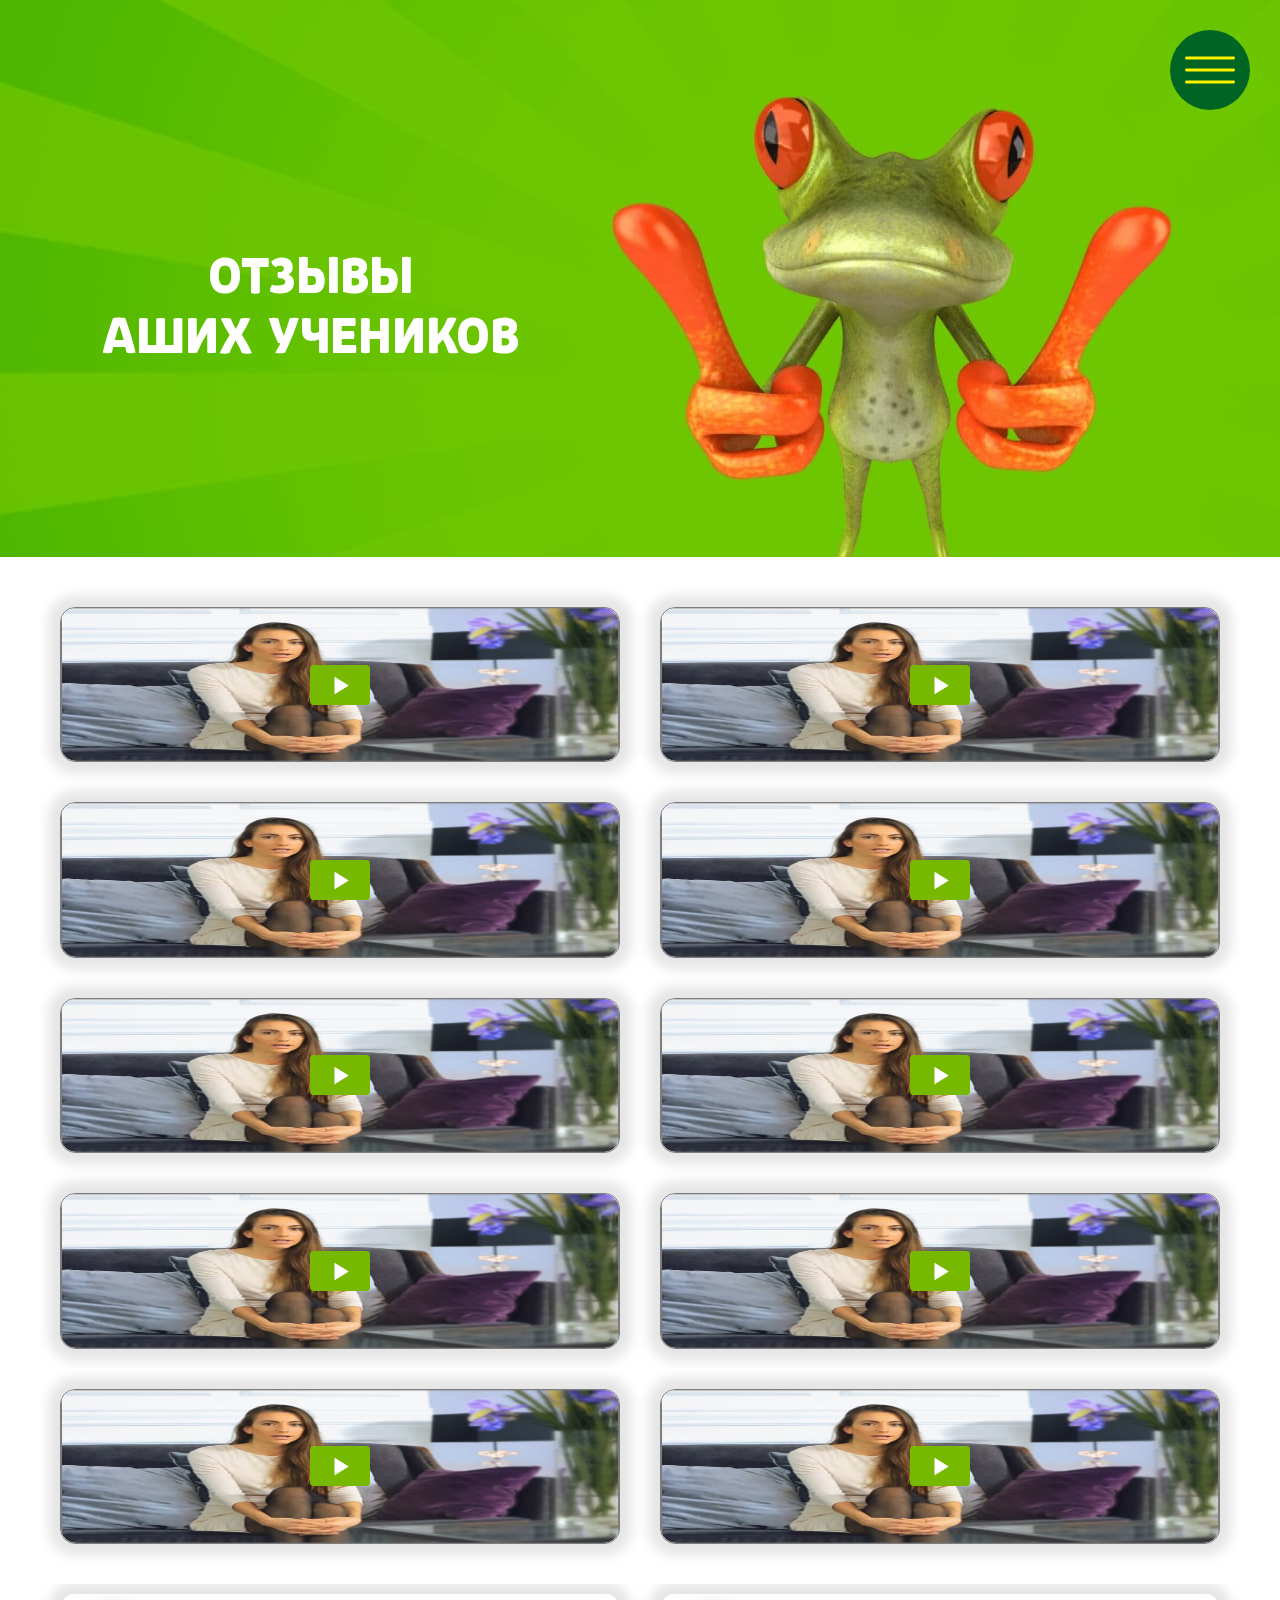
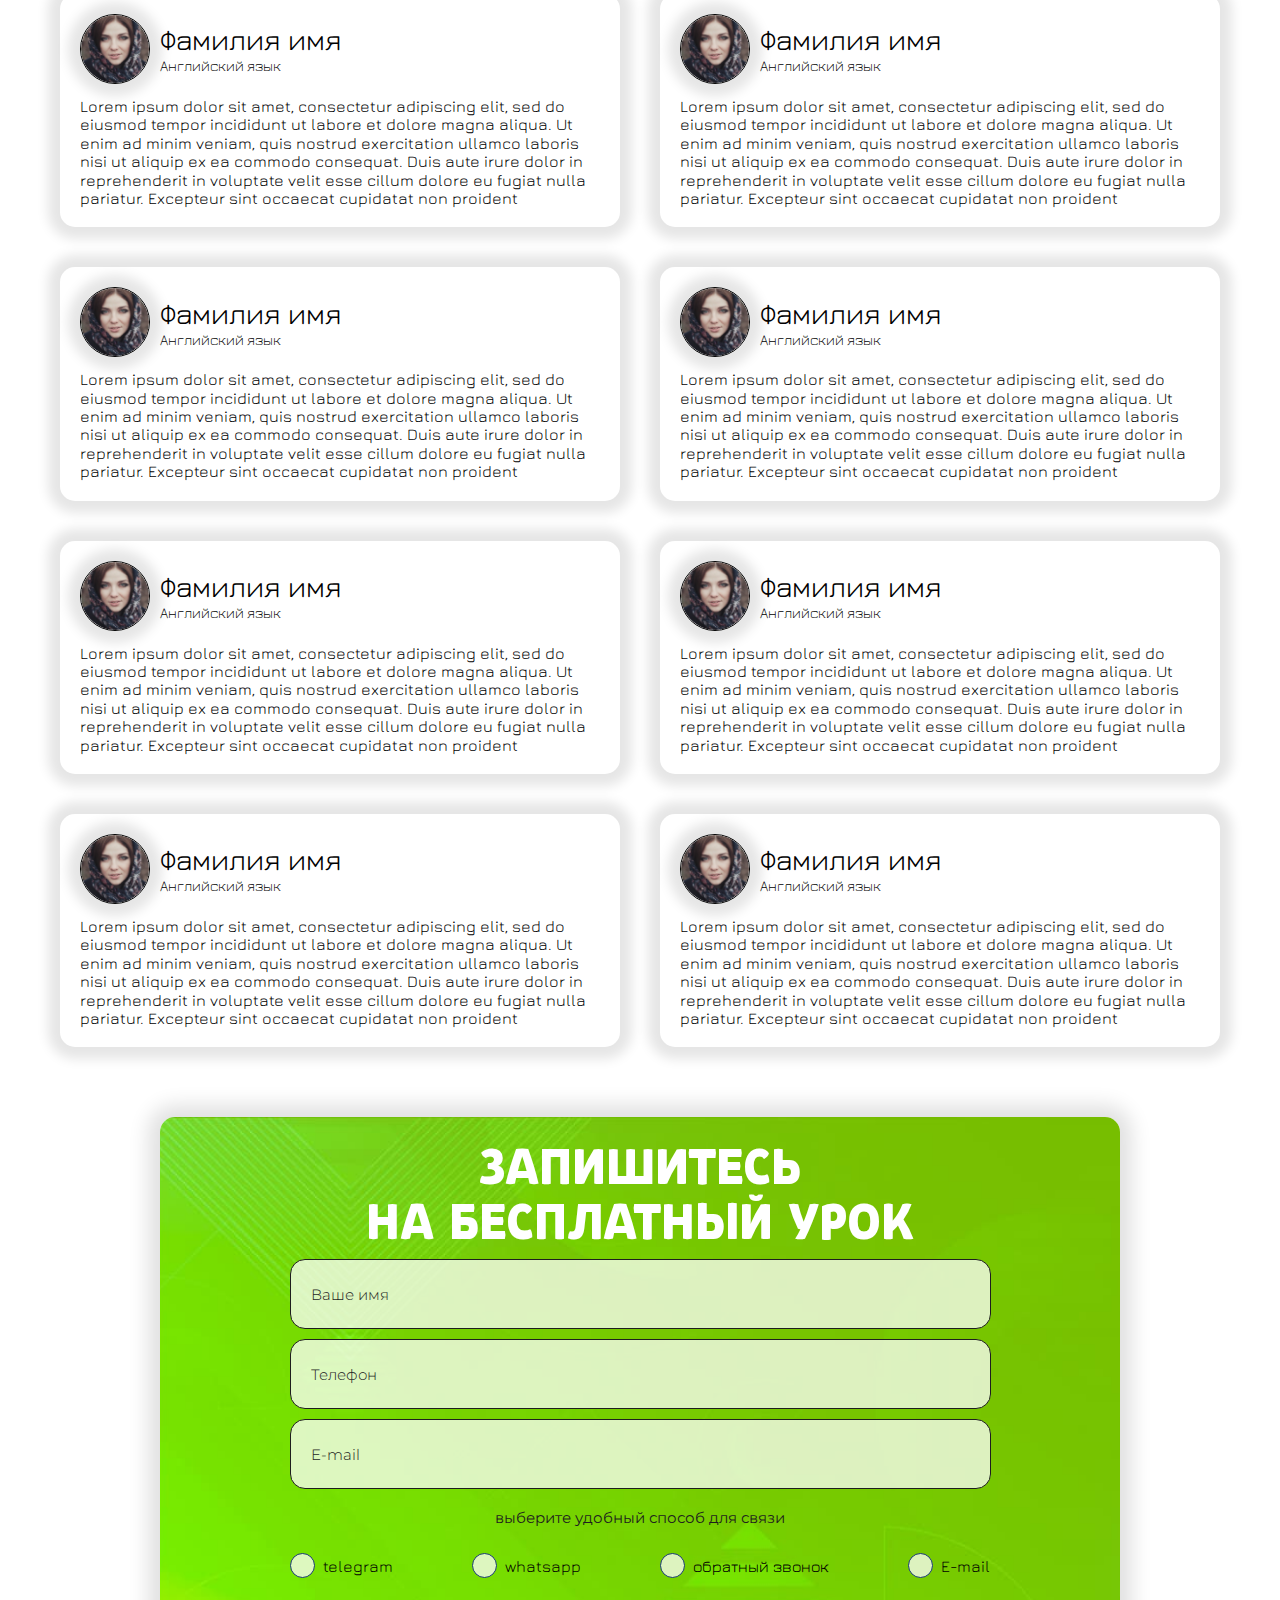
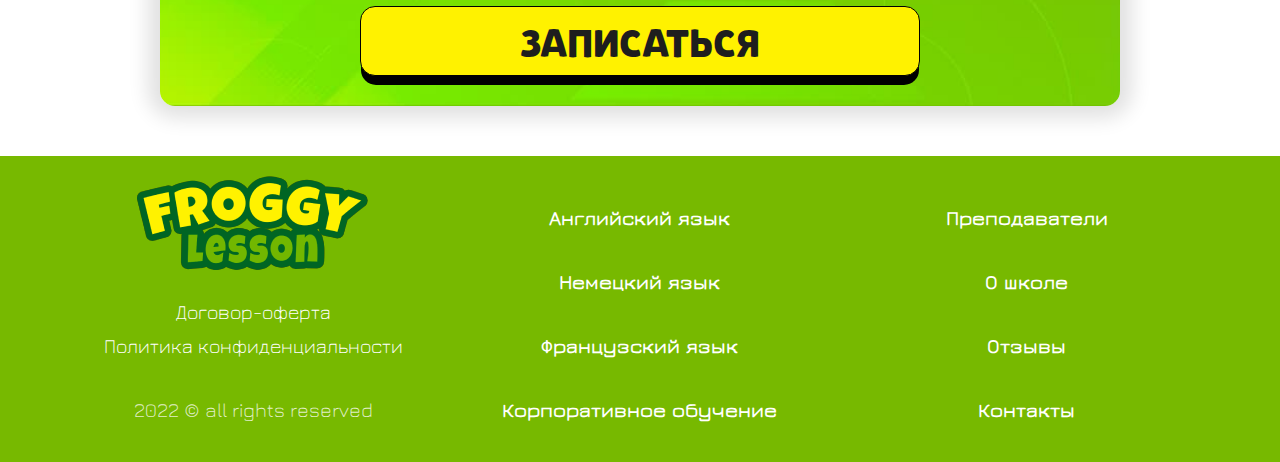
<file: feedback.html>
<!DOCTYPE html>
<html lang="en">
<head>
  <meta charset="UTF-8">
  <meta http-equiv="X-UA-Compatible" content="IE=edge">
  <meta name="viewport" content="width=device-width, initial-scale=1.0">
  <link rel="preconnect" href="https://fonts.googleapis.com">
  <link rel="preconnect" href="https://fonts.gstatic.com" crossorigin>
  <link rel="stylesheet" href="./css/normalize.css">
  <link rel="stylesheet" href="./css/style.css">
  <link rel="stylesheet" href="./css/media.css">
  <link href="https://fonts.googleapis.com/css2?family=Jura:wght@300;400;700&display=swap" rel="stylesheet">
  <link href="https://fonts.googleapis.com/css2?family=Montserrat:wght@300;400;700&display=swap" rel="stylesheet">
  <title>feedback</title>
</head>
<body>
	<header>
    <nav class="burger-menu">
      <a href="" class="burger-menu_button">
        <span class="burger-menu_lines"></span>
      </a>
      <nav class="burger-menu_nav">
        <a href="./index.html" class="burger-menu_link header__logo"> <img src="./img/header__logo.png" alt="Froggy Lesson"></a>
        <a href="./english.html" class="burger-menu_link">Английский язык</a>
        <a href="./german.html" class="burger-menu_link">Немецкий язык</a>
        <a href="./french.html" class="burger-menu_link">Французский язык</a>
        <a href="./corporate.html" class="burger-menu_link">Корпоративное обучение</a>
        <a href="./allteachers.html" class="burger-menu_link">Преподаватели</a>
        <a href="./about.html" class="burger-menu_link">О школе</a>
        <a href="./feedback.html" class="burger-menu_link">Отзывы</a>
        <a href="./contacts.html" class="burger-menu_link">Контакты</a>
      </nav>
      <div class="burger-menu_overlay"></div>
    </nav>
  </header>
  <main>
    <section class="feedback__hero">
      <div class="container">
        <div class="content">
          <h2 class="feedback__hero__title">
            ОТЗЫВЫ<br>АШИХ УЧЕНИКОВ
          </h2>
        </div>
      </div>
    </section>
    <section class="feedback__allfeedback__video">
      <div class="container">
        <div class="content">
          <ul class="list-reset feedback__allfeedback__video__items">
            <li class="feedback__allfeedback__video__item">
              <video class="vid">

              </video>
            </li>
            <li class="feedback__allfeedback__video__item">
              <video class="vid">

              </video>
            </li>
            <li class="feedback__allfeedback__video__item">
              <video class="vid">

              </video>
            </li>
            <li class="feedback__allfeedback__video__item">
              <video class="vid">

              </video>
            </li>
            <li class="feedback__allfeedback__video__item">
              <video class="vid">

              </video>
            </li>
            <li class="feedback__allfeedback__video__item">
              <video class="vid">

              </video>
            </li>
            <li class="feedback__allfeedback__video__item">
              <video class="vid">

              </video>
            </li>
            <li class="feedback__allfeedback__video__item">
              <video class="vid">

              </video>
            </li>
            <li class="feedback__allfeedback__video__item">
              <video class="vid">

              </video>
            </li>
            <li class="feedback__allfeedback__video__item">
              <video class="vid">

              </video>
            </li>
          </ul>
        </div>
      </div>
    </section>
    <section class="feedback__allfeedback__text">
      <div class="container">
        <div class="content">
          <ul class="list-reset feedback__allfeedback__text__items">
            <li class="feedback__allfeedback__text__item">
              <div class="feedback__allfeedback__text__item-top">
                <img src="./img/feetback__face.png" alt="Фото ученика">
                <div class="feedback__allfeedback__text__item-top-descr">
                  <p class="section-descr feedback__allfeedback__text__item-top-name">
                    Фамилия имя
                  </p>
                  <p class="section-descr feedback__allfeedback__text__item-top-lang">
                    Английский язык
                  </p>
                </div>
              </div>
              <p class="section-descr feedback__allfeedback__text__item__descr">
                Lorem ipsum dolor sit amet, consectetur adipiscing elit, sed do eiusmod tempor incididunt ut labore et dolore magna aliqua. Ut enim ad minim veniam, quis nostrud exercitation ullamco laboris nisi ut aliquip ex ea commodo consequat. Duis aute irure dolor in reprehenderit in voluptate velit esse cillum dolore eu fugiat nulla pariatur. Excepteur sint occaecat cupidatat non proident              </p>
            </li>
            <li class="feedback__allfeedback__text__item">
              <div class="feedback__allfeedback__text__item-top">
                <img src="./img/feetback__face.png" alt="Фото ученика">
                <div class="feedback__allfeedback__text__item-top-descr">
                  <p class="section-descr feedback__allfeedback__text__item-top-name">
                    Фамилия имя
                  </p>
                  <p class="section-descr feedback__allfeedback__text__item-top-lang">
                    Английский язык
                  </p>
                </div>
              </div>
              <p class="section-descr feedback__allfeedback__text__item__descr">
                Lorem ipsum dolor sit amet, consectetur adipiscing elit, sed do eiusmod tempor incididunt ut labore et dolore magna aliqua. Ut enim ad minim veniam, quis nostrud exercitation ullamco laboris nisi ut aliquip ex ea commodo consequat. Duis aute irure dolor in reprehenderit in voluptate velit esse cillum dolore eu fugiat nulla pariatur. Excepteur sint occaecat cupidatat non proident              </p>
            </li>
            <li class="feedback__allfeedback__text__item">
              <div class="feedback__allfeedback__text__item-top">
                <img src="./img/feetback__face.png" alt="Фото ученика">
                <div class="feedback__allfeedback__text__item-top-descr">
                  <p class="section-descr feedback__allfeedback__text__item-top-name">
                    Фамилия имя
                  </p>
                  <p class="section-descr feedback__allfeedback__text__item-top-lang">
                    Английский язык
                  </p>
                </div>
              </div>
              <p class="section-descr feedback__allfeedback__text__item__descr">
                Lorem ipsum dolor sit amet, consectetur adipiscing elit, sed do eiusmod tempor incididunt ut labore et dolore magna aliqua. Ut enim ad minim veniam, quis nostrud exercitation ullamco laboris nisi ut aliquip ex ea commodo consequat. Duis aute irure dolor in reprehenderit in voluptate velit esse cillum dolore eu fugiat nulla pariatur. Excepteur sint occaecat cupidatat non proident              </p>
            </li>
            <li class="feedback__allfeedback__text__item">
              <div class="feedback__allfeedback__text__item-top">
                <img src="./img/feetback__face.png" alt="Фото ученика">
                <div class="feedback__allfeedback__text__item-top-descr">
                  <p class="section-descr feedback__allfeedback__text__item-top-name">
                    Фамилия имя
                  </p>
                  <p class="section-descr feedback__allfeedback__text__item-top-lang">
                    Английский язык
                  </p>
                </div>
              </div>
              <p class="section-descr feedback__allfeedback__text__item__descr">
                Lorem ipsum dolor sit amet, consectetur adipiscing elit, sed do eiusmod tempor incididunt ut labore et dolore magna aliqua. Ut enim ad minim veniam, quis nostrud exercitation ullamco laboris nisi ut aliquip ex ea commodo consequat. Duis aute irure dolor in reprehenderit in voluptate velit esse cillum dolore eu fugiat nulla pariatur. Excepteur sint occaecat cupidatat non proident              </p>
            </li>
            <li class="feedback__allfeedback__text__item">
              <div class="feedback__allfeedback__text__item-top">
                <img src="./img/feetback__face.png" alt="Фото ученика">
                <div class="feedback__allfeedback__text__item-top-descr">
                  <p class="section-descr feedback__allfeedback__text__item-top-name">
                    Фамилия имя
                  </p>
                  <p class="section-descr feedback__allfeedback__text__item-top-lang">
                    Английский язык
                  </p>
                </div>
              </div>
              <p class="section-descr feedback__allfeedback__text__item__descr">
                Lorem ipsum dolor sit amet, consectetur adipiscing elit, sed do eiusmod tempor incididunt ut labore et dolore magna aliqua. Ut enim ad minim veniam, quis nostrud exercitation ullamco laboris nisi ut aliquip ex ea commodo consequat. Duis aute irure dolor in reprehenderit in voluptate velit esse cillum dolore eu fugiat nulla pariatur. Excepteur sint occaecat cupidatat non proident              </p>
            </li>
            <li class="feedback__allfeedback__text__item">
              <div class="feedback__allfeedback__text__item-top">
                <img src="./img/feetback__face.png" alt="Фото ученика">
                <div class="feedback__allfeedback__text__item-top-descr">
                  <p class="section-descr feedback__allfeedback__text__item-top-name">
                    Фамилия имя
                  </p>
                  <p class="section-descr feedback__allfeedback__text__item-top-lang">
                    Английский язык
                  </p>
                </div>
              </div>
              <p class="section-descr feedback__allfeedback__text__item__descr">
                Lorem ipsum dolor sit amet, consectetur adipiscing elit, sed do eiusmod tempor incididunt ut labore et dolore magna aliqua. Ut enim ad minim veniam, quis nostrud exercitation ullamco laboris nisi ut aliquip ex ea commodo consequat. Duis aute irure dolor in reprehenderit in voluptate velit esse cillum dolore eu fugiat nulla pariatur. Excepteur sint occaecat cupidatat non proident              </p>
            </li>
            <li class="feedback__allfeedback__text__item">
              <div class="feedback__allfeedback__text__item-top">
                <img src="./img/feetback__face.png" alt="Фото ученика">
                <div class="feedback__allfeedback__text__item-top-descr">
                  <p class="section-descr feedback__allfeedback__text__item-top-name">
                    Фамилия имя
                  </p>
                  <p class="section-descr feedback__allfeedback__text__item-top-lang">
                    Английский язык
                  </p>
                </div>
              </div>
              <p class="section-descr feedback__allfeedback__text__item__descr">
                Lorem ipsum dolor sit amet, consectetur adipiscing elit, sed do eiusmod tempor incididunt ut labore et dolore magna aliqua. Ut enim ad minim veniam, quis nostrud exercitation ullamco laboris nisi ut aliquip ex ea commodo consequat. Duis aute irure dolor in reprehenderit in voluptate velit esse cillum dolore eu fugiat nulla pariatur. Excepteur sint occaecat cupidatat non proident              </p>
            </li>
            <li class="feedback__allfeedback__text__item">
              <div class="feedback__allfeedback__text__item-top">
                <img src="./img/feetback__face.png" alt="Фото ученика">
                <div class="feedback__allfeedback__text__item-top-descr">
                  <p class="section-descr feedback__allfeedback__text__item-top-name">
                    Фамилия имя
                  </p>
                  <p class="section-descr feedback__allfeedback__text__item-top-lang">
                    Английский язык
                  </p>
                </div>
              </div>
              <p class="section-descr feedback__allfeedback__text__item__descr">
                Lorem ipsum dolor sit amet, consectetur adipiscing elit, sed do eiusmod tempor incididunt ut labore et dolore magna aliqua. Ut enim ad minim veniam, quis nostrud exercitation ullamco laboris nisi ut aliquip ex ea commodo consequat. Duis aute irure dolor in reprehenderit in voluptate velit esse cillum dolore eu fugiat nulla pariatur. Excepteur sint occaecat cupidatat non proident              </p>
            </li>
          </ul>
        </div>
      </div>
    </section>
    <section class="main__bot__form feedback__form">
      <div class="container">
        <div class="content">
          <div class="main__bot__form__content">
            <h3 class="main__bot__form__title">
              ЗАПИШИТЕСЬ<br>
              НА БЕСПЛАТНЫЙ УРОК
            </h3>
            <form action="https://jsonplaceholder.typicode.com/posts" method="post" class="form__bot">
                <input class="form__frog__input" type="text" name="name" placeholder="Ваше имя" required>
                <input class="form__frog__input" type="tel" name="tel" placeholder="Телефон"  required>
                <input class="form__frog__input" type="email" name="email" placeholder="E-mail">
              <p class="section-descr form__text">
                выберите удобный способ для связи
              </p>
              <div class="form__checkboxs">
                <label class="form__checkbox__lable" for="bot__Telegram">
                  <input name="connectionType_top" type="radio" id="bot__Telegram" class="checkbox-real" required>
                  <span class="checkbox-custom"></span>
                  telegram
                </label>
                <label class="form__checkbox__lable" for="bot__whatsapp">
                  <input name="connectionType_top" type="radio" id="bot__whatsapp" class="checkbox-real" required>
                  <span class="checkbox-custom"></span>
                  whatsapp
                </label>
                <label class="form__checkbox__lable form__checkbox__lable-coll" for="bot__coll-back">
                  <input name="connectionType_top" type="radio" id="bot__coll-back" class="checkbox-real" required>
                  <span class="checkbox-custom"></span>
                  обратный звонок
                </label>
                <label class="form__checkbox__lable" for="bot__E-mail">
                  <input name="connectionType_top" type="radio" id="bot__E-mail" class="checkbox-real" required>
                  <span class="checkbox-custom"></span>
                  E-mail
                </label>
              </div>
              <button type="submit" class="btn-reset link__try">
                Записаться
              </button>
            </form>
          </div>
        </div>
      </div>
    </section>
  </main>
	<footer class="footer">
    <div class="container">
      <div class="content">
        <nav class="footer__nav">
          <div class="footer__item footer__left">
            <img class="footer__logo" src="./img/footer__logo.png" alt="Логотип Froggy Lesson">
            <a href="#0" class="footer__left__link ">
              Договор-оферта
            </a>
            <a href="#0" class="footer__left__link footer__left__link-two">
              Политика конфиденциальности
            </a>
            <p class="section-descr footer-copy">
              2022 © all rights reserved
            </p>
          </div>
          <div class="footer__item footer__center">
            <ul class="list-reset footer__nav__items">
              <li class="footer__nav__item">
                <a href="#0" class="footer__nav__link">
                  Английский язык
                </a>
              </li>
              <li class="footer__nav__item">
                <a href="#0" class="footer__nav__link">
                  Немецкий язык
                </a>
              </li>
              <li class="footer__nav__item">
                <a href="#0" class="footer__nav__link">
                  Французский язык
                </a>
              </li>
              <li class="footer__nav__item">
                <a href="#0" class="footer__nav__link">
                  Корпоративное обучение
                </a>
              </li>
            </ul>
          </div>
          <div class="footer__item footer__right">
            <ul class="list-reset footer__nav__items">
              <li class="footer__nav__item">
                <a href="#0" class="footer__nav__link">
                  Преподаватели
                </a>
              </li>
              <li class="footer__nav__item">
                <a href="#0" class="footer__nav__link">
                  О школе
                </a>
              </li>
              <li class="footer__nav__item">
                <a href="#0" class="footer__nav__link">
                  Отзывы
                </a>
              </li>
              <li class="footer__nav__item">
                <a href="#0" class="footer__nav__link">
                  Контакты
                </a>
              </li>
            </ul>
          </div>
        </nav>
      </div>
    </div>
  </footer>
  <script src="https://ajax.googleapis.com/ajax/libs/jquery/2.2.0/jquery.min.js"></script>
  <script src="./js/burger.js"></script>
  <script src="./js/video-player.js"></script>
</body>
</html>
</file>
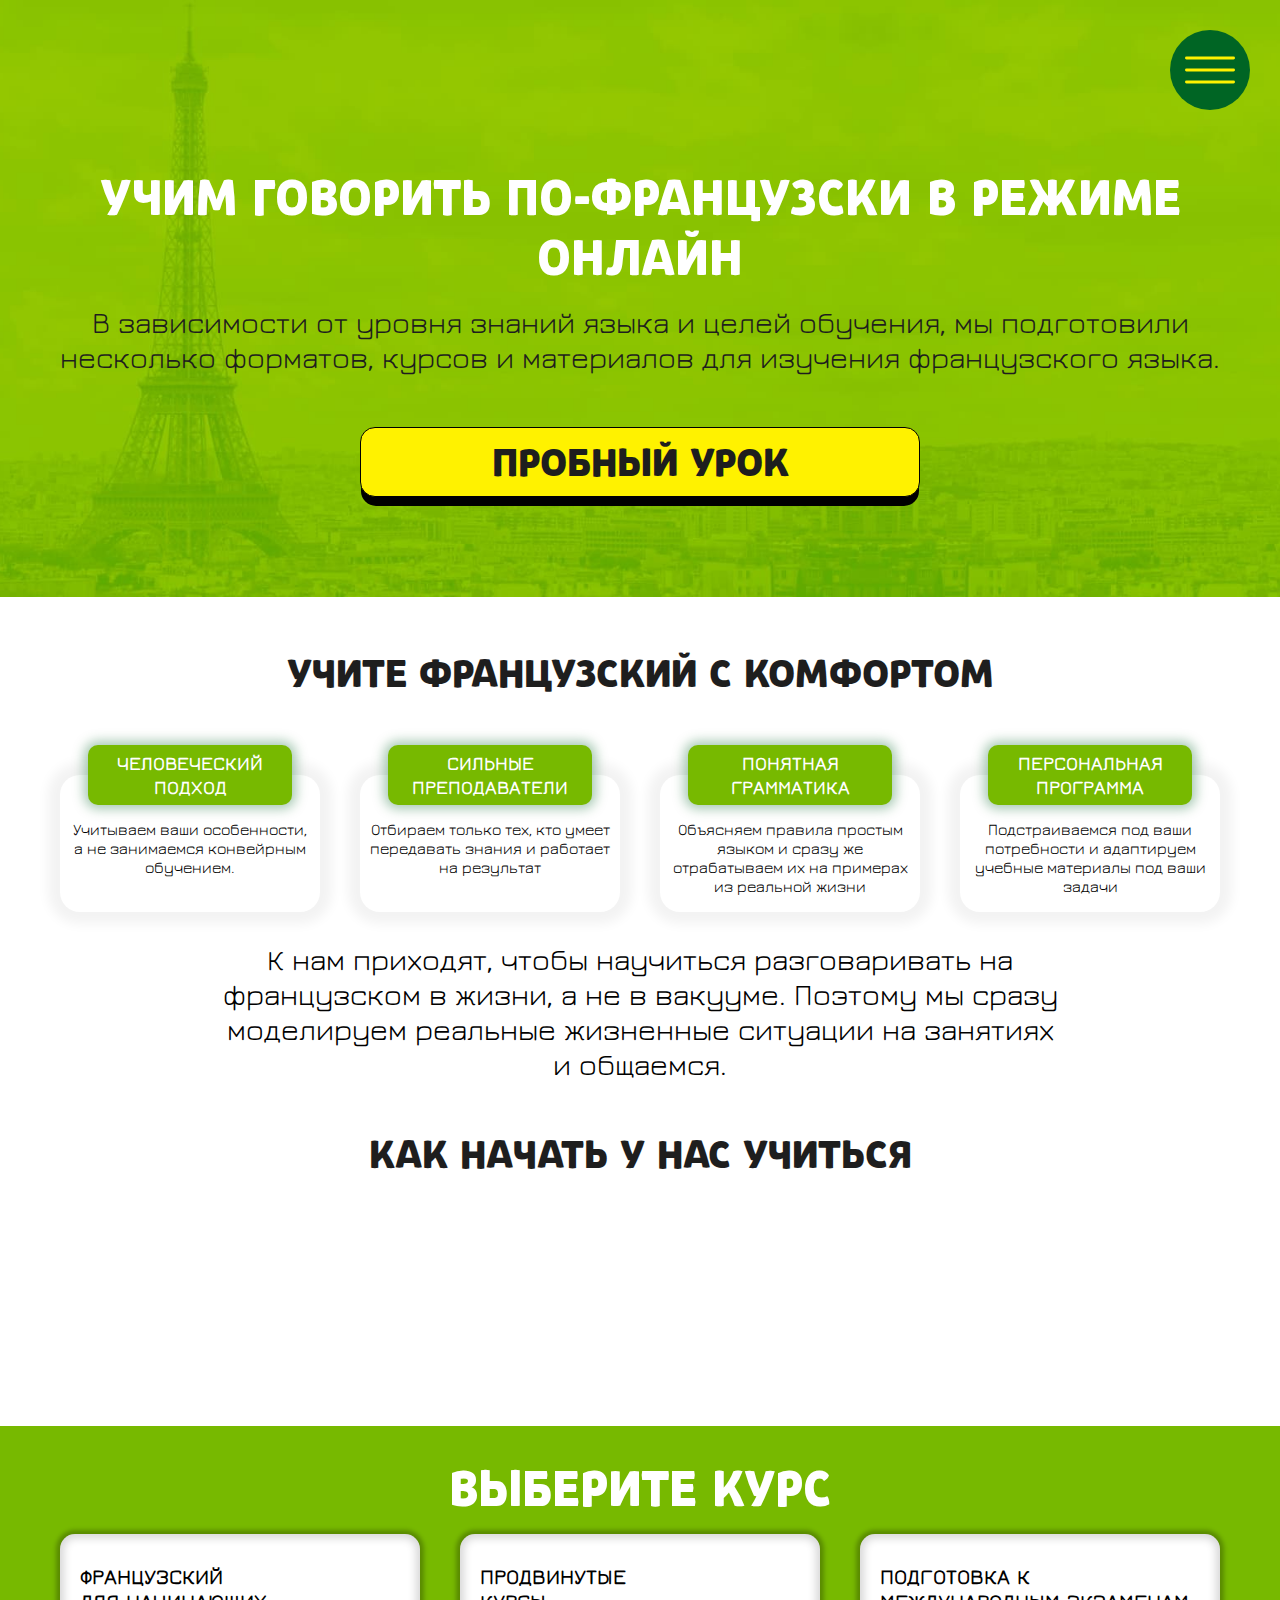
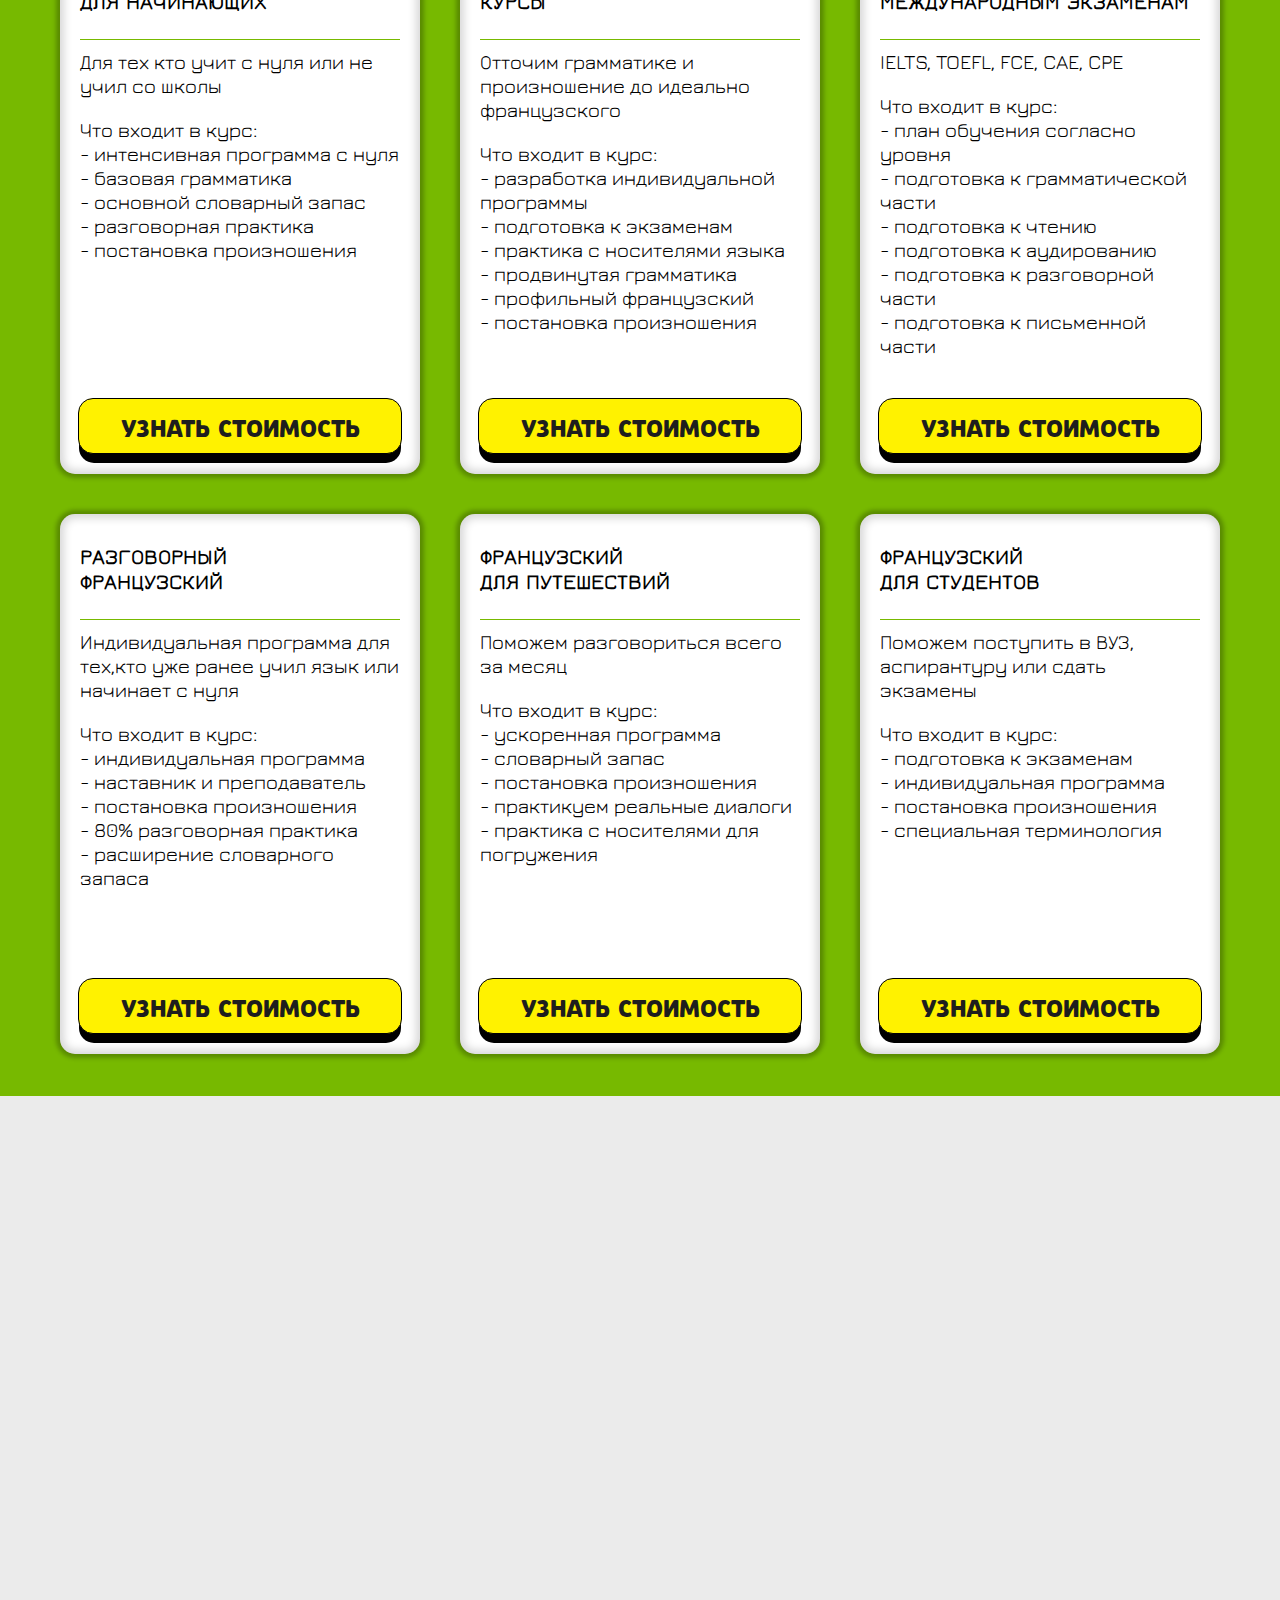
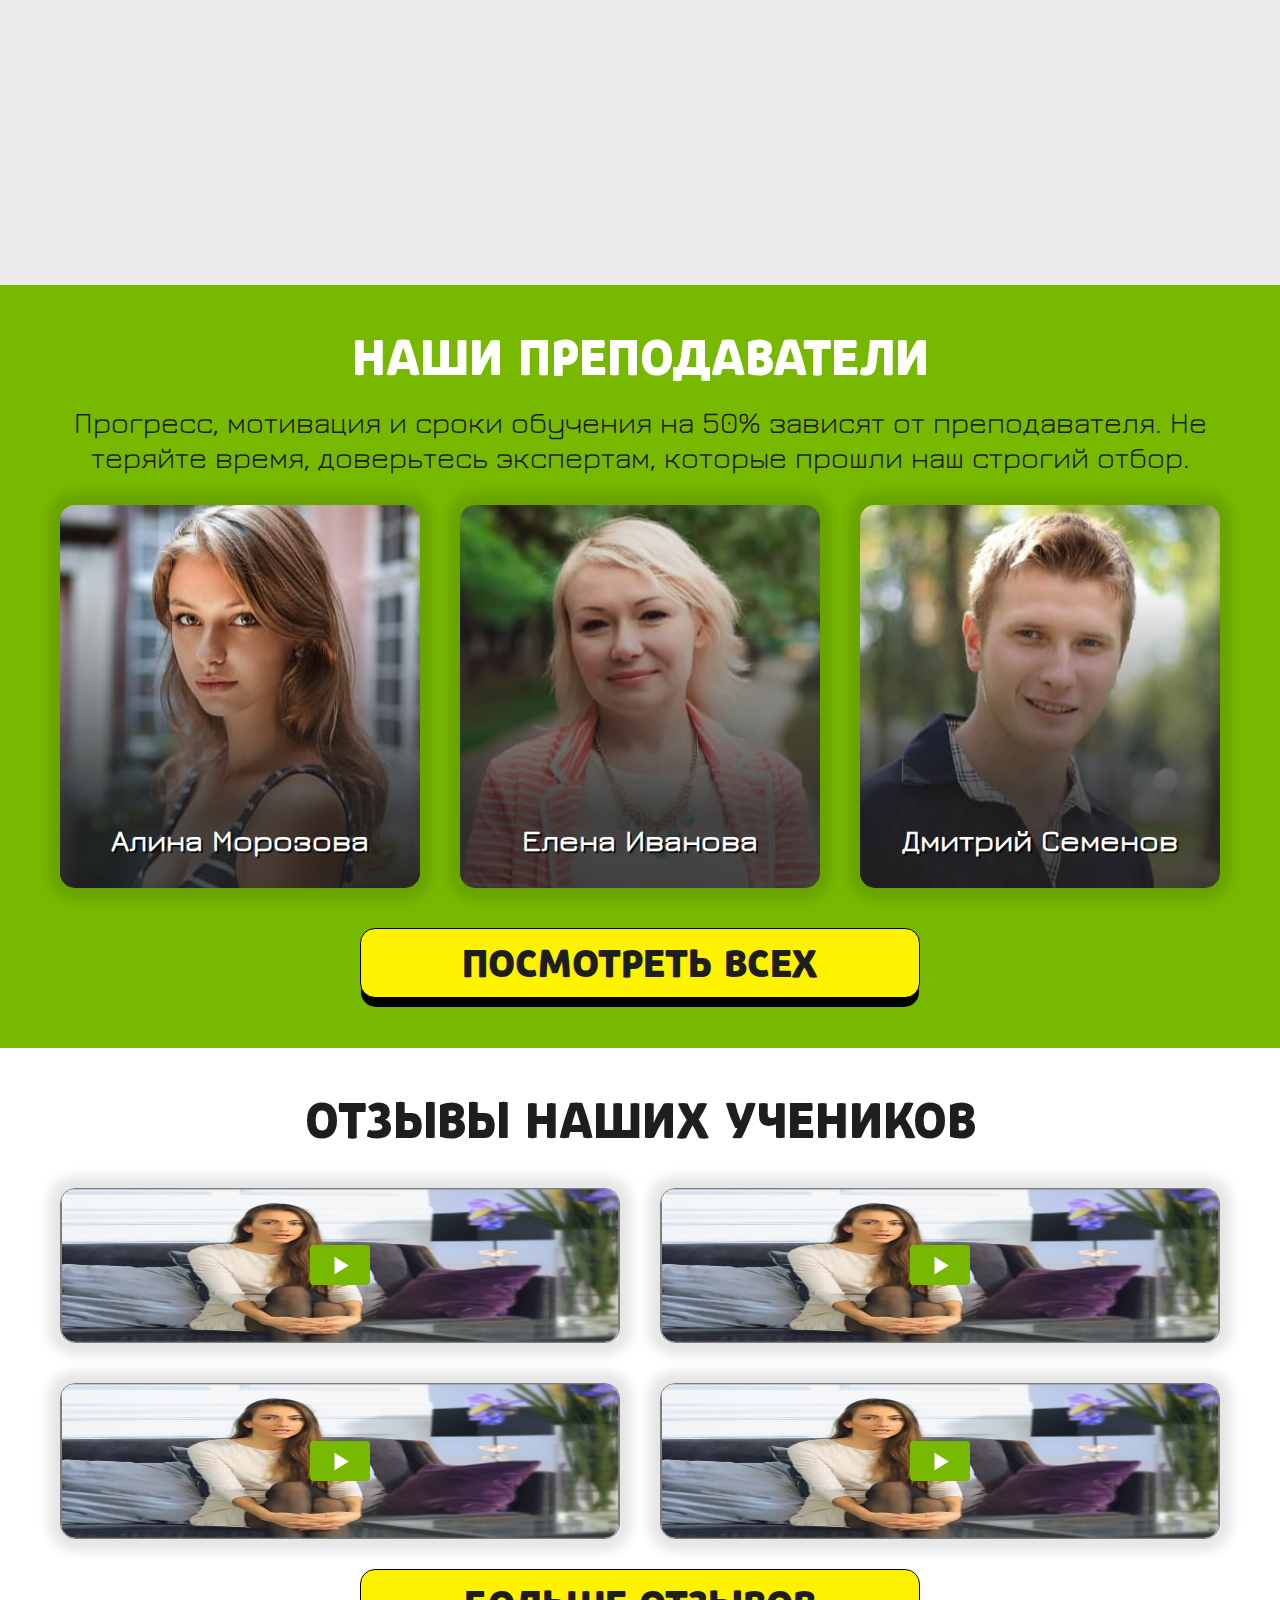
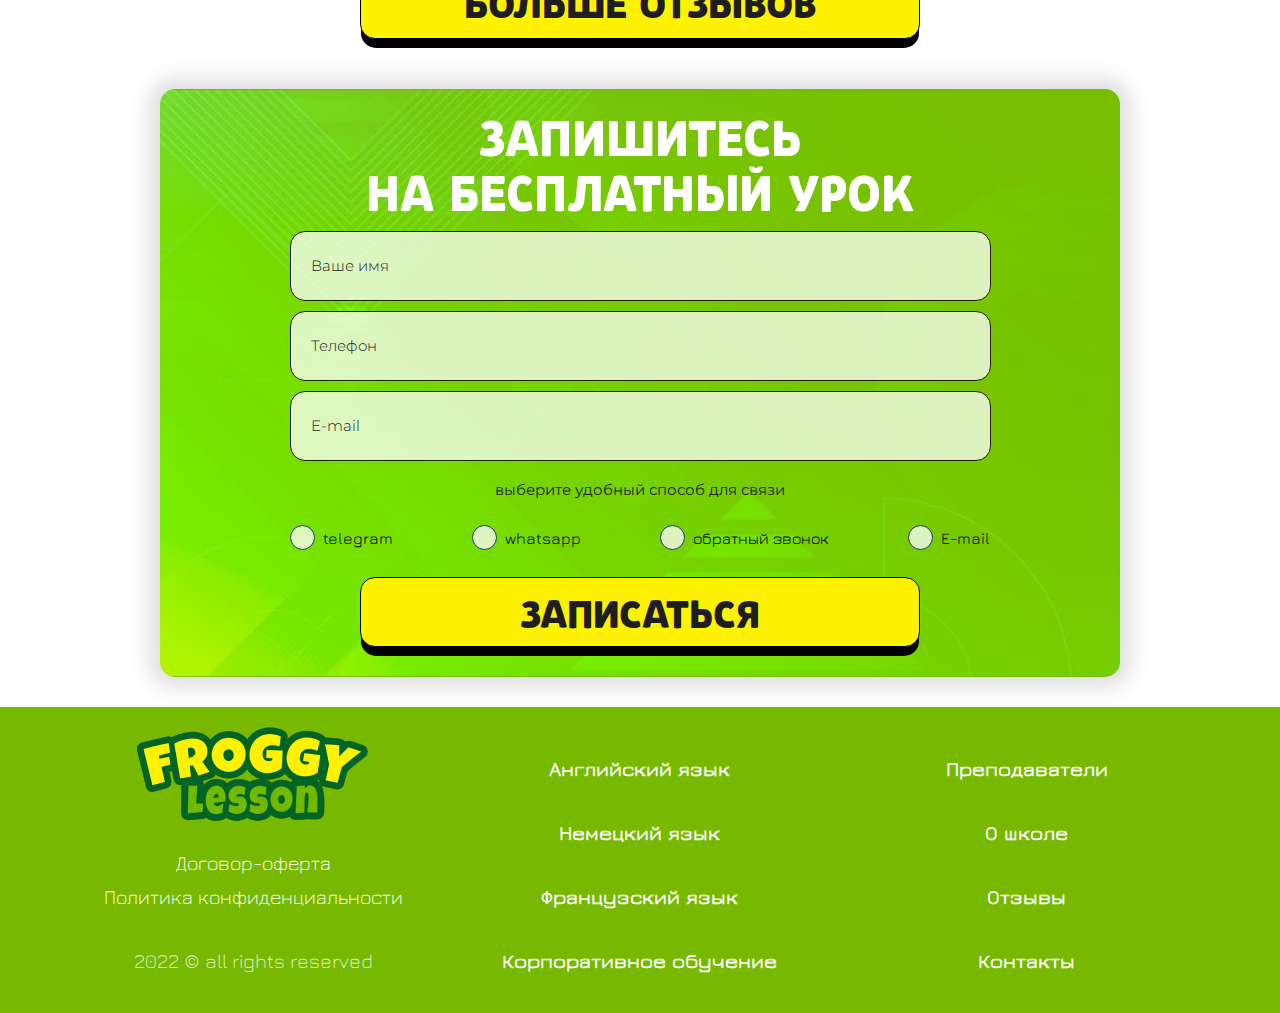
<file: french.html>
<!DOCTYPE html>
<html lang="ru">
<head>
	<meta charset="UTF-8">
	<meta http-equiv="X-UA-Compatible" content="IE=edge">
	<meta name="viewport" content="width=device-width, initial-scale=1.0">
	<link rel="preconnect" href="https://fonts.googleapis.com">
	<link rel="preconnect" href="https://fonts.gstatic.com" crossorigin>
	<link rel="stylesheet" href="./css/normalize.css">
	<link rel="stylesheet" href="./css/style.css">
	<link rel="stylesheet" href="./css/media.css">
	<link href="https://fonts.googleapis.com/css2?family=Jura:wght@300;400;700&display=swap" rel="stylesheet">
	<link href="https://fonts.googleapis.com/css2?family=Montserrat:wght@300;400;700&display=swap" rel="stylesheet">
  <link rel="stylesheet" href="https://unpkg.com/aos@next/dist/aos.css" />
	<title>FrLang</title>
</head>
<body>
	<header>
    <nav class="burger-menu">
      <a href="" class="burger-menu_button">
        <span class="burger-menu_lines"></span>
      </a>
      <nav class="burger-menu_nav">
        <a href="./index.html" class="burger-menu_link header__logo"> <img src="./img/header__logo.png" alt="Froggy Lesson"></a>
        <a href="./english.html" class="burger-menu_link">Английский язык</a>
        <a href="./german.html" class="burger-menu_link">Немецкий язык</a>
        <a href="./french.html" class="burger-menu_link">Французский язык</a>
        <a href="./corporate.html" class="burger-menu_link">Корпоративное обучение</a>
        <a href="./allteachers.html" class="burger-menu_link">Преподаватели</a>
        <a href="./about.html" class="burger-menu_link">О школе</a>
        <a href="./feedback.html" class="burger-menu_link">Отзывы</a>
        <a href="./contacts.html" class="burger-menu_link">Контакты</a>
      </nav>
      <div class="burger-menu_overlay"></div>
    </nav>
  </header>
	<div class="popup__dropdown">
		<div id="modalOne" class="modal">
				<div class="modal-content">
					<div class="main__bot__form__content contact-form">
						<a class="popup-close"> <svg version="1.1" id="Layer_1" xmlns="http://www.w3.org/2000/svg" xmlns:xlink="http://www.w3.org/1999/xlink" x="0px" y="0px" width="45px" height="25px" viewBox="0 0 121.31 122.876" enable-background="new 0 0 121.31 122.876" xml:space="preserve"><g><path fill-rule="evenodd" clip-rule="evenodd" d="M90.914,5.296c6.927-7.034,18.188-7.065,25.154-0.068 c6.961,6.995,6.991,18.369,0.068,25.397L85.743,61.452l30.425,30.855c6.866,6.978,6.773,18.28-0.208,25.247 c-6.983,6.964-18.21,6.946-25.074-0.031L60.669,86.881L30.395,117.58c-6.927,7.034-18.188,7.065-25.154,0.068 c-6.961-6.995-6.992-18.369-0.068-25.397l30.393-30.827L5.142,30.568c-6.867-6.978-6.773-18.28,0.208-25.247 c6.983-6.963,18.21-6.946,25.074,0.031l30.217,30.643L90.914,5.296L90.914,5.296z"/></g></svg></a>
						<h3 class="main__bot__form__title">
							ЗАПИШИТЕСЬ<br>
							НА БЕСПЛАТНЫЙ УРОК
						</h3>
						<form action="https://jsonplaceholder.typicode.com/posts" method="post" class="form__bot">
								<input class="form__frog__input" type="text" name="name" placeholder="Ваше имя" required>
								<input class="form__frog__input" type="tel" name="tel" placeholder="Телефон"  required>
								<input class="form__frog__input" type="email" name="email" placeholder="E-mail">
							<p class="section-descr form__text">
								выберите удобный способ для связи
							</p>
							<div class="form__checkboxs">
								<label class="form__checkbox__lable" for="popup__Telegram">
									<input name="connectionType_top" type="radio" id="popup__Telegram" class="checkbox-real" required>
									<span class="checkbox-custom"></span>
									telegram
								</label>
								<label class="form__checkbox__lable" for="popup__whatsapp">
									<input name="connectionType_top" type="radio" id="popup__whatsapp" class="checkbox-real" required>
									<span class="checkbox-custom"></span>
									whatsapp
								</label>
								<label class="form__checkbox__lable form__checkbox__lable-coll" for="popup__coll-back">
									<input name="connectionType_top" type="radio" id="popup__coll-back" class="checkbox-real" required>
									<span class="checkbox-custom"></span>
									обратный звонок
								</label>
								<label class="form__checkbox__lable" for="popup__E-mail">
									<input name="connectionType_top" type="radio" id="popup__E-mail" class="checkbox-real" required>
									<span class="checkbox-custom"></span>
									E-mail
								</label>
							</div>
							<button type="submit" class="btn-reset link__try">
								Записаться
							</button>
						</form>
					</div>
				</div>
		</div>
	</div>
  <main>
    <section class="lang__hero hero__fr">
      <div class="container">
        <div class="content">
          <h2 class="lang__hero__title">
            Учим говорить по-французски в режиме онлайн
          </h2>
          <p class="section-descr lang__hero__descr">
            В зависимости от уровня знаний языка и целей обучения, мы подготовили несколько форматов, курсов и материалов для изучения французского языка.          </p>
          <a href="#0" class="link__try popup-form-button">ПРОБНЫЙ УРОК</a>
        </div>
      </div>
    </section>
    <section class="lang__comfort">
      <div class="container">
        <div class="content">
          <h3 class="lang__comfort__title">
            УЧИТЕ ФРАНЦУЗСКИЙ С КОМФОРТОМ
          </h3>
            <ul class="list-reset lang__comfort__items">
              <li class="lang__comfort__item">
                <p class="section-descr lang__comfort__item__argument">
                  Человеческий подход
                </p>
                <p class="section-descr lang__comfort__item__argument__descr">
                  Учитываем ваши особенности, а не занимаемся конвейрным обучением.
                </p>
              </li>
              <li class="lang__comfort__item">
                <p class="section-descr lang__comfort__item__argument">
                  сильные преподаватели
                </p>
                <p class="section-descr lang__comfort__item__argument__descr">
                  Отбираем только тех, кто умеет передавать знания и работает на результат
                </p>
              </li>
              <li class="lang__comfort__item">
                <p class="section-descr lang__comfort__item__argument">
                  понятная грамматика
                </p>
                <p class="section-descr lang__comfort__item__argument__descr">
                  Объясняем правила простым языком и сразу же отрабатываем их на примерах из реальной жизни
                </p>
              </li>
              <li class="lang__comfort__item">
                <p class="section-descr lang__comfort__item__argument">
                  персональная программа
                </p>
                <p class="section-descr lang__comfort__item__argument__descr">
                  Подстраиваемся под ваши потребности и адаптируем учебные материалы под ваши задачи
                </p>
              </li>
            </ul>
            <p class="lang__comfort__descr">
              К нам приходят, чтобы научиться разговаривать на французском в жизни, а не в вакууме. Поэтому мы сразу моделируем реальные жизненные ситуации на занятиях и общаемся.
            </p>
        </div>
      </div>
    </section>
    <section class="lang__how">
      <div class="container">
        <div class="content">
          <h3 class="lang__how__title">
            как начать у нас учиться
          </h3>
          <ul class="list-reset lang__how__items" data-inviewport="fade-rotate">
            <li class="lang__how__item" >
              <svg width="100" height="100" viewBox="0 0 100 100" fill="none" xmlns="http://www.w3.org/2000/svg">
                <circle cx="50" cy="50" r="50" fill="#77B900"/>
                <circle cx="50" cy="50" r="44.5" stroke="white" stroke-linecap="round" stroke-dasharray="8 8"/>
                <path d="M41.23 55.96C38.1767 55.96 35.9167 55.2333 34.45 53.78C32.9967 52.3133 32.27 50.0533 32.27 47V37.76C32.27 34.68 32.9967 32.4133 34.45 30.96C35.9167 29.5067 38.1767 28.8 41.23 28.84H43.63C46.6967 28.84 48.9567 29.5667 50.41 31.02C51.8633 32.46 52.59 34.72 52.59 37.8V47C52.59 50.0533 51.8633 52.3133 50.41 53.78C48.9567 55.2333 46.6967 55.96 43.63 55.96H41.23ZM41.23 52.6H43.63C45.0567 52.6 46.1767 52.4267 46.99 52.08C47.8033 51.7333 48.3767 51.1533 48.71 50.34C49.0567 49.5267 49.23 48.4133 49.23 47V37.8C49.23 36.3733 49.0567 35.2533 48.71 34.44C48.3767 33.6267 47.8033 33.0533 46.99 32.72C46.1767 32.3733 45.0567 32.2 43.63 32.2H41.23C39.8167 32.1733 38.7033 32.3267 37.89 32.66C37.0767 32.98 36.4967 33.5533 36.15 34.38C35.8033 35.1933 35.63 36.32 35.63 37.76V47C35.63 48.4133 35.7967 49.5267 36.13 50.34C36.4767 51.1533 37.0567 51.7333 37.87 52.08C38.6833 52.4267 39.8033 52.6 41.23 52.6ZM41.95 44.36C40.8833 44.36 40.35 43.8267 40.35 42.76V41.76C40.35 40.72 40.8833 40.2 41.95 40.2H42.91C43.9233 40.2 44.43 40.72 44.43 41.76V42.76C44.43 43.8267 43.9233 44.36 42.91 44.36H41.95ZM65.5831 56C64.4631 56 63.9031 55.44 63.9031 54.32V33.68L64.8231 33.04L60.4231 37.16C60.0898 37.48 59.7365 37.6733 59.3631 37.74C58.9898 37.7933 58.6231 37.64 58.2631 37.28C57.5431 36.56 57.5831 35.8 58.3831 35L63.7431 29.72C64.3031 29.16 64.9965 28.88 65.8231 28.88C66.7831 28.88 67.2631 29.44 67.2631 30.56V54.32C67.2631 55.44 66.7031 56 65.5831 56ZM35.5576 74C34.7026 74 34.0351 73.8275 33.5551 73.4825C33.0801 73.1375 32.7826 72.605 32.6626 71.885C32.6426 71.665 32.6876 71.5 32.7976 71.39C32.9076 71.28 33.0676 71.225 33.2776 71.225C33.4876 71.225 33.6401 71.275 33.7351 71.375C33.8351 71.475 33.9026 71.63 33.9376 71.84C34.0126 72.185 34.1726 72.4225 34.4176 72.5525C34.6676 72.6775 35.0476 72.74 35.5576 72.74H37.7176C38.3626 72.74 38.8001 72.625 39.0301 72.395C39.2651 72.16 39.3826 71.725 39.3826 71.09C39.3826 70.445 39.2626 70.005 39.0226 69.77C38.7826 69.53 38.3476 69.41 37.7176 69.41H35.8576C34.9126 69.41 34.2101 69.18 33.7501 68.72C33.2951 68.255 33.0676 67.55 33.0676 66.605C33.0676 65.665 33.2926 64.9675 33.7426 64.5125C34.1976 64.0575 34.8976 63.83 35.8426 63.83H37.6276C38.4226 63.83 39.0451 63.9925 39.4951 64.3175C39.9501 64.6425 40.2376 65.14 40.3576 65.81C40.3876 66.025 40.3476 66.19 40.2376 66.305C40.1276 66.415 39.9626 66.47 39.7426 66.47C39.5426 66.47 39.3926 66.4175 39.2926 66.3125C39.1926 66.2075 39.1276 66.055 39.0976 65.855C39.0176 65.56 38.8651 65.36 38.6401 65.255C38.4151 65.145 38.0776 65.09 37.6276 65.09H35.8426C35.2426 65.09 34.8401 65.1975 34.6351 65.4125C34.4301 65.6225 34.3276 66.02 34.3276 66.605C34.3276 67.195 34.4326 67.6 34.6426 67.82C34.8526 68.04 35.2576 68.15 35.8576 68.15H37.7176C38.7026 68.15 39.4351 68.39 39.9151 68.87C40.4001 69.35 40.6426 70.09 40.6426 71.09C40.6426 72.085 40.4026 72.82 39.9226 73.295C39.4426 73.765 38.7076 74 37.7176 74H35.5576ZM45.6988 74C45.4888 74 45.3313 73.9475 45.2262 73.8425C45.1213 73.7375 45.0688 73.58 45.0688 73.37V65.105H42.1588C41.9488 65.105 41.7913 65.0525 41.6863 64.9475C41.5813 64.8425 41.5288 64.685 41.5288 64.475C41.5288 64.265 41.5813 64.1075 41.6863 64.0025C41.7913 63.8975 41.9488 63.845 42.1588 63.845H49.2388C49.4488 63.845 49.6063 63.8975 49.7113 64.0025C49.8163 64.1075 49.8688 64.265 49.8688 64.475C49.8688 64.685 49.8163 64.8425 49.7113 64.9475C49.6063 65.0525 49.4488 65.105 49.2388 65.105H46.3288V73.37C46.3288 73.57 46.2738 73.725 46.1638 73.835C46.0588 73.945 45.9038 74 45.6988 74ZM52.4976 74C52.0776 74 51.8676 73.79 51.8676 73.37V64.46C51.8676 64.04 52.0776 63.83 52.4976 63.83H57.8826C58.3026 63.83 58.5126 64.04 58.5126 64.46C58.5126 64.88 58.3026 65.09 57.8826 65.09H53.1276V68.24H56.1126C56.5326 68.24 56.7426 68.45 56.7426 68.87C56.7426 69.29 56.5326 69.5 56.1126 69.5H53.1276V72.74H57.8826C58.3026 72.74 58.5126 72.95 58.5126 73.37C58.5126 73.79 58.3026 74 57.8826 74H52.4976ZM61.5357 74C61.1157 74 60.9057 73.79 60.9057 73.37V64.46C60.9057 64.04 61.1157 63.83 61.5357 63.83H65.0457C65.9607 63.83 66.6607 64.075 67.1457 64.565C67.6357 65.05 67.8807 65.75 67.8807 66.665V67.115C67.8807 68.03 67.6357 68.7325 67.1457 69.2225C66.6607 69.7075 65.9607 69.95 65.0457 69.95H62.1657V73.37C62.1657 73.79 61.9557 74 61.5357 74ZM62.1657 68.69H65.0457C65.6157 68.69 66.0207 68.57 66.2607 68.33C66.5007 68.09 66.6207 67.685 66.6207 67.115V66.665C66.6207 66.1 66.5007 65.6975 66.2607 65.4575C66.0207 65.2125 65.6157 65.09 65.0457 65.09H62.1657V68.69Z" fill="white"/>
                </svg>
              <p class="section-descr lang__how__item__descr">
                  Оставляете заявку
              </p>
            </li>
            <li class="lang__how__item" >
              <svg width="100" height="100" viewBox="0 0 100 100" fill="none" xmlns="http://www.w3.org/2000/svg">
                <circle cx="50" cy="50" r="50" fill="#77B900"/>
                <circle cx="50" cy="50" r="44.5" stroke="white" stroke-linecap="round" stroke-dasharray="8 8"/>
                <path d="M37.3042 55.96C34.2509 55.96 31.9909 55.2333 30.5242 53.78C29.0709 52.3133 28.3442 50.0533 28.3442 47V37.76C28.3442 34.68 29.0709 32.4133 30.5242 30.96C31.9909 29.5067 34.2509 28.8 37.3042 28.84H39.7042C42.7709 28.84 45.0309 29.5667 46.4842 31.02C47.9376 32.46 48.6642 34.72 48.6642 37.8V47C48.6642 50.0533 47.9376 52.3133 46.4842 53.78C45.0309 55.2333 42.7709 55.96 39.7042 55.96H37.3042ZM37.3042 52.6H39.7042C41.1309 52.6 42.2509 52.4267 43.0642 52.08C43.8776 51.7333 44.4509 51.1533 44.7842 50.34C45.1309 49.5267 45.3042 48.4133 45.3042 47V37.8C45.3042 36.3733 45.1309 35.2533 44.7842 34.44C44.4509 33.6267 43.8776 33.0533 43.0642 32.72C42.2509 32.3733 41.1309 32.2 39.7042 32.2H37.3042C35.8909 32.1733 34.7776 32.3267 33.9642 32.66C33.1509 32.98 32.5709 33.5533 32.2242 34.38C31.8776 35.1933 31.7042 36.32 31.7042 37.76V47C31.7042 48.4133 31.8709 49.5267 32.2042 50.34C32.5509 51.1533 33.1309 51.7333 33.9442 52.08C34.7576 52.4267 35.8776 52.6 37.3042 52.6ZM38.0242 44.36C36.9576 44.36 36.4242 43.8267 36.4242 42.76V41.76C36.4242 40.72 36.9576 40.2 38.0242 40.2H38.9842C39.9976 40.2 40.5042 40.72 40.5042 41.76V42.76C40.5042 43.8267 39.9976 44.36 38.9842 44.36H38.0242ZM71.008 56H56.048C54.9013 56 54.328 55.44 54.328 54.32C54.328 52.5333 54.608 51.0133 55.168 49.76C55.7413 48.4933 56.468 47.4267 57.348 46.56C58.2413 45.68 59.188 44.94 60.188 44.34C61.188 43.7267 62.1146 43.1733 62.968 42.68C64.448 41.84 65.6813 41.1133 66.668 40.5C67.668 39.8867 68.4146 39.26 68.908 38.62C69.4013 37.98 69.648 37.2 69.648 36.28C69.648 34.6933 69.3613 33.6267 68.788 33.08C68.228 32.52 67.168 32.24 65.608 32.24H61.328C60.0746 32.24 59.148 32.4067 58.548 32.74C57.948 33.0733 57.568 33.6933 57.408 34.6C57.3146 35.1333 57.1346 35.54 56.868 35.82C56.6013 36.1 56.1946 36.24 55.648 36.24C55.088 36.24 54.6613 36.0933 54.368 35.8C54.0746 35.4933 53.9546 35.0533 54.008 34.48C54.288 32.6 55.028 31.2 56.228 30.28C57.428 29.3467 59.128 28.88 61.328 28.88H65.608C68.1146 28.88 69.9746 29.4867 71.188 30.7C72.4013 31.9133 73.008 33.7733 73.008 36.28C73.008 37.88 72.6146 39.22 71.828 40.3C71.0413 41.3667 70.008 42.3133 68.728 43.14C67.448 43.9533 66.0746 44.7733 64.608 45.6C63.5413 46.2133 62.528 46.8267 61.568 47.44C60.6213 48.0533 59.808 48.7667 59.128 49.58C58.4613 50.3933 58.0213 51.4133 57.808 52.64H71.008C72.128 52.64 72.688 53.2 72.688 54.32C72.688 55.44 72.128 56 71.008 56ZM35.5576 74C34.7026 74 34.0351 73.8275 33.5551 73.4825C33.0801 73.1375 32.7826 72.605 32.6626 71.885C32.6426 71.665 32.6876 71.5 32.7976 71.39C32.9076 71.28 33.0676 71.225 33.2776 71.225C33.4876 71.225 33.6401 71.275 33.7351 71.375C33.8351 71.475 33.9026 71.63 33.9376 71.84C34.0126 72.185 34.1726 72.4225 34.4176 72.5525C34.6676 72.6775 35.0476 72.74 35.5576 72.74H37.7176C38.3626 72.74 38.8001 72.625 39.0301 72.395C39.2651 72.16 39.3826 71.725 39.3826 71.09C39.3826 70.445 39.2626 70.005 39.0226 69.77C38.7826 69.53 38.3476 69.41 37.7176 69.41H35.8576C34.9126 69.41 34.2101 69.18 33.7501 68.72C33.2951 68.255 33.0676 67.55 33.0676 66.605C33.0676 65.665 33.2926 64.9675 33.7426 64.5125C34.1976 64.0575 34.8976 63.83 35.8426 63.83H37.6276C38.4226 63.83 39.0451 63.9925 39.4951 64.3175C39.9501 64.6425 40.2376 65.14 40.3576 65.81C40.3876 66.025 40.3476 66.19 40.2376 66.305C40.1276 66.415 39.9626 66.47 39.7426 66.47C39.5426 66.47 39.3926 66.4175 39.2926 66.3125C39.1926 66.2075 39.1276 66.055 39.0976 65.855C39.0176 65.56 38.8651 65.36 38.6401 65.255C38.4151 65.145 38.0776 65.09 37.6276 65.09H35.8426C35.2426 65.09 34.8401 65.1975 34.6351 65.4125C34.4301 65.6225 34.3276 66.02 34.3276 66.605C34.3276 67.195 34.4326 67.6 34.6426 67.82C34.8526 68.04 35.2576 68.15 35.8576 68.15H37.7176C38.7026 68.15 39.4351 68.39 39.9151 68.87C40.4001 69.35 40.6426 70.09 40.6426 71.09C40.6426 72.085 40.4026 72.82 39.9226 73.295C39.4426 73.765 38.7076 74 37.7176 74H35.5576ZM45.6988 74C45.4888 74 45.3313 73.9475 45.2262 73.8425C45.1213 73.7375 45.0688 73.58 45.0688 73.37V65.105H42.1588C41.9488 65.105 41.7913 65.0525 41.6863 64.9475C41.5813 64.8425 41.5288 64.685 41.5288 64.475C41.5288 64.265 41.5813 64.1075 41.6863 64.0025C41.7913 63.8975 41.9488 63.845 42.1588 63.845H49.2388C49.4488 63.845 49.6063 63.8975 49.7113 64.0025C49.8163 64.1075 49.8688 64.265 49.8688 64.475C49.8688 64.685 49.8163 64.8425 49.7113 64.9475C49.6063 65.0525 49.4488 65.105 49.2388 65.105H46.3288V73.37C46.3288 73.57 46.2738 73.725 46.1638 73.835C46.0588 73.945 45.9038 74 45.6988 74ZM52.4976 74C52.0776 74 51.8676 73.79 51.8676 73.37V64.46C51.8676 64.04 52.0776 63.83 52.4976 63.83H57.8826C58.3026 63.83 58.5126 64.04 58.5126 64.46C58.5126 64.88 58.3026 65.09 57.8826 65.09H53.1276V68.24H56.1126C56.5326 68.24 56.7426 68.45 56.7426 68.87C56.7426 69.29 56.5326 69.5 56.1126 69.5H53.1276V72.74H57.8826C58.3026 72.74 58.5126 72.95 58.5126 73.37C58.5126 73.79 58.3026 74 57.8826 74H52.4976ZM61.5357 74C61.1157 74 60.9057 73.79 60.9057 73.37V64.46C60.9057 64.04 61.1157 63.83 61.5357 63.83H65.0457C65.9607 63.83 66.6607 64.075 67.1457 64.565C67.6357 65.05 67.8807 65.75 67.8807 66.665V67.115C67.8807 68.03 67.6357 68.7325 67.1457 69.2225C66.6607 69.7075 65.9607 69.95 65.0457 69.95H62.1657V73.37C62.1657 73.79 61.9557 74 61.5357 74ZM62.1657 68.69H65.0457C65.6157 68.69 66.0207 68.57 66.2607 68.33C66.5007 68.09 66.6207 67.685 66.6207 67.115V66.665C66.6207 66.1 66.5007 65.6975 66.2607 65.4575C66.0207 65.2125 65.6157 65.09 65.0457 65.09H62.1657V68.69Z" fill="white"/>
                </svg>
              <p class="section-descr lang__how__item__descr">
                Получаете письмо, выбираете дату и время
              </p>
            </li>
            <li class="lang__how__item" >
              <svg width="100" height="100" viewBox="0 0 100 100" fill="none" xmlns="http://www.w3.org/2000/svg">
                <circle cx="50" cy="50" r="50" fill="#77B900"/>
                <circle cx="50" cy="50" r="44.5" stroke="white" stroke-linecap="round" stroke-dasharray="8 8"/>
                <path d="M35.7222 55.96C32.6689 55.96 30.4089 55.2333 28.9422 53.78C27.4889 52.3133 26.7622 50.0533 26.7622 47V37.76C26.7622 34.68 27.4889 32.4133 28.9422 30.96C30.4089 29.5067 32.6689 28.8 35.7222 28.84H38.1222C41.1889 28.84 43.4489 29.5667 44.9022 31.02C46.3555 32.46 47.0822 34.72 47.0822 37.8V47C47.0822 50.0533 46.3555 52.3133 44.9022 53.78C43.4489 55.2333 41.1889 55.96 38.1222 55.96H35.7222ZM35.7222 52.6H38.1222C39.5489 52.6 40.6689 52.4267 41.4822 52.08C42.2955 51.7333 42.8689 51.1533 43.2022 50.34C43.5489 49.5267 43.7222 48.4133 43.7222 47V37.8C43.7222 36.3733 43.5489 35.2533 43.2022 34.44C42.8689 33.6267 42.2955 33.0533 41.4822 32.72C40.6689 32.3733 39.5489 32.2 38.1222 32.2H35.7222C34.3089 32.1733 33.1955 32.3267 32.3822 32.66C31.5689 32.98 30.9889 33.5533 30.6422 34.38C30.2955 35.1933 30.1222 36.32 30.1222 37.76V47C30.1222 48.4133 30.2889 49.5267 30.6222 50.34C30.9689 51.1533 31.5489 51.7333 32.3622 52.08C33.1755 52.4267 34.2955 52.6 35.7222 52.6ZM36.4422 44.36C35.3755 44.36 34.8422 43.8267 34.8422 42.76V41.76C34.8422 40.72 35.3755 40.2 36.4422 40.2H37.4022C38.4155 40.2 38.9222 40.72 38.9222 41.76V42.76C38.9222 43.8267 38.4155 44.36 37.4022 44.36H36.4422ZM60.8659 56C58.5326 56 56.7259 55.5133 55.4459 54.54C54.1793 53.5533 53.4126 52.04 53.1459 50C53.0926 49.44 53.2126 49.0067 53.5059 48.7C53.7993 48.3933 54.2259 48.24 54.7859 48.24C55.8126 48.24 56.3859 48.8 56.5059 49.92C56.6926 50.96 57.1126 51.6733 57.7659 52.06C58.4193 52.4467 59.4526 52.64 60.8659 52.64H65.4259C67.1459 52.64 68.3126 52.3333 68.9259 51.72C69.5526 51.0933 69.8659 49.9333 69.8659 48.24C69.8659 46.56 69.5526 45.4067 68.9259 44.78C68.3126 44.1533 67.1459 43.84 65.4259 43.84H62.3459C61.2259 43.84 60.6659 43.28 60.6659 42.16C60.6659 41.04 61.2259 40.48 62.3459 40.48H66.9459C67.7859 40.48 68.3726 40.1067 68.7059 39.36C69.0526 38.6 69.2259 37.5733 69.2259 36.28C69.2259 34.6933 68.9393 33.6267 68.3659 33.08C67.8059 32.52 66.7459 32.24 65.1859 32.24H61.3059C60.0526 32.24 59.1259 32.4067 58.5259 32.74C57.9259 33.0733 57.5459 33.6933 57.3859 34.6C57.2259 35.6933 56.6393 36.24 55.6259 36.24C55.0659 36.24 54.6393 36.0933 54.3459 35.8C54.0526 35.4933 53.9459 35.0533 54.0259 34.48C54.2926 32.6 55.0259 31.2 56.2259 30.28C57.4393 29.3467 59.1326 28.88 61.3059 28.88H65.1859C67.6926 28.88 69.5526 29.4867 70.7659 30.7C71.9793 31.9133 72.5859 33.7733 72.5859 36.28C72.5859 38.7467 71.8926 40.4933 70.5059 41.52C71.4259 42.12 72.1059 42.9733 72.5459 44.08C72.9993 45.1867 73.2259 46.5733 73.2259 48.24C73.2259 50.88 72.5926 52.8333 71.3259 54.1C70.0593 55.3667 68.0926 56 65.4259 56H60.8659ZM35.5576 74C34.7026 74 34.0351 73.8275 33.5551 73.4825C33.0801 73.1375 32.7826 72.605 32.6626 71.885C32.6426 71.665 32.6876 71.5 32.7976 71.39C32.9076 71.28 33.0676 71.225 33.2776 71.225C33.4876 71.225 33.6401 71.275 33.7351 71.375C33.8351 71.475 33.9026 71.63 33.9376 71.84C34.0126 72.185 34.1726 72.4225 34.4176 72.5525C34.6676 72.6775 35.0476 72.74 35.5576 72.74H37.7176C38.3626 72.74 38.8001 72.625 39.0301 72.395C39.2651 72.16 39.3826 71.725 39.3826 71.09C39.3826 70.445 39.2626 70.005 39.0226 69.77C38.7826 69.53 38.3476 69.41 37.7176 69.41H35.8576C34.9126 69.41 34.2101 69.18 33.7501 68.72C33.2951 68.255 33.0676 67.55 33.0676 66.605C33.0676 65.665 33.2926 64.9675 33.7426 64.5125C34.1976 64.0575 34.8976 63.83 35.8426 63.83H37.6276C38.4226 63.83 39.0451 63.9925 39.4951 64.3175C39.9501 64.6425 40.2376 65.14 40.3576 65.81C40.3876 66.025 40.3476 66.19 40.2376 66.305C40.1276 66.415 39.9626 66.47 39.7426 66.47C39.5426 66.47 39.3926 66.4175 39.2926 66.3125C39.1926 66.2075 39.1276 66.055 39.0976 65.855C39.0176 65.56 38.8651 65.36 38.6401 65.255C38.4151 65.145 38.0776 65.09 37.6276 65.09H35.8426C35.2426 65.09 34.8401 65.1975 34.6351 65.4125C34.4301 65.6225 34.3276 66.02 34.3276 66.605C34.3276 67.195 34.4326 67.6 34.6426 67.82C34.8526 68.04 35.2576 68.15 35.8576 68.15H37.7176C38.7026 68.15 39.4351 68.39 39.9151 68.87C40.4001 69.35 40.6426 70.09 40.6426 71.09C40.6426 72.085 40.4026 72.82 39.9226 73.295C39.4426 73.765 38.7076 74 37.7176 74H35.5576ZM45.6988 74C45.4888 74 45.3313 73.9475 45.2262 73.8425C45.1213 73.7375 45.0688 73.58 45.0688 73.37V65.105H42.1588C41.9488 65.105 41.7913 65.0525 41.6863 64.9475C41.5813 64.8425 41.5288 64.685 41.5288 64.475C41.5288 64.265 41.5813 64.1075 41.6863 64.0025C41.7913 63.8975 41.9488 63.845 42.1588 63.845H49.2388C49.4488 63.845 49.6063 63.8975 49.7113 64.0025C49.8163 64.1075 49.8688 64.265 49.8688 64.475C49.8688 64.685 49.8163 64.8425 49.7113 64.9475C49.6063 65.0525 49.4488 65.105 49.2388 65.105H46.3288V73.37C46.3288 73.57 46.2738 73.725 46.1638 73.835C46.0588 73.945 45.9038 74 45.6988 74ZM52.4976 74C52.0776 74 51.8676 73.79 51.8676 73.37V64.46C51.8676 64.04 52.0776 63.83 52.4976 63.83H57.8826C58.3026 63.83 58.5126 64.04 58.5126 64.46C58.5126 64.88 58.3026 65.09 57.8826 65.09H53.1276V68.24H56.1126C56.5326 68.24 56.7426 68.45 56.7426 68.87C56.7426 69.29 56.5326 69.5 56.1126 69.5H53.1276V72.74H57.8826C58.3026 72.74 58.5126 72.95 58.5126 73.37C58.5126 73.79 58.3026 74 57.8826 74H52.4976ZM61.5357 74C61.1157 74 60.9057 73.79 60.9057 73.37V64.46C60.9057 64.04 61.1157 63.83 61.5357 63.83H65.0457C65.9607 63.83 66.6607 64.075 67.1457 64.565C67.6357 65.05 67.8807 65.75 67.8807 66.665V67.115C67.8807 68.03 67.6357 68.7325 67.1457 69.2225C66.6607 69.7075 65.9607 69.95 65.0457 69.95H62.1657V73.37C62.1657 73.79 61.9557 74 61.5357 74ZM62.1657 68.69H65.0457C65.6157 68.69 66.0207 68.57 66.2607 68.33C66.5007 68.09 66.6207 67.685 66.6207 67.115V66.665C66.6207 66.1 66.5007 65.6975 66.2607 65.4575C66.0207 65.2125 65.6157 65.09 65.0457 65.09H62.1657V68.69Z" fill="white"/>
                </svg>
              <p class="section-descr lang__how__item__descr">
                Созваниваетесь
                на консультацию
              </p>
            </li>
            <li class="lang__how__item" >
              <svg width="100" height="100" viewBox="0 0 100 100" fill="none" xmlns="http://www.w3.org/2000/svg">
                <circle cx="50" cy="50" r="50" fill="#77B900"/>
                <circle cx="50" cy="50" r="44.5" stroke="white" stroke-linecap="round" stroke-dasharray="8 8"/>
                <path d="M36.3472 55.96C33.2939 55.96 31.0339 55.2333 29.5672 53.78C28.1139 52.3133 27.3872 50.0533 27.3872 47V37.76C27.3872 34.68 28.1139 32.4133 29.5672 30.96C31.0339 29.5067 33.2939 28.8 36.3472 28.84H38.7472C41.8139 28.84 44.0739 29.5667 45.5272 31.02C46.9805 32.46 47.7072 34.72 47.7072 37.8V47C47.7072 50.0533 46.9805 52.3133 45.5272 53.78C44.0739 55.2333 41.8139 55.96 38.7472 55.96H36.3472ZM36.3472 52.6H38.7472C40.1739 52.6 41.2939 52.4267 42.1072 52.08C42.9205 51.7333 43.4939 51.1533 43.8272 50.34C44.1739 49.5267 44.3472 48.4133 44.3472 47V37.8C44.3472 36.3733 44.1739 35.2533 43.8272 34.44C43.4939 33.6267 42.9205 33.0533 42.1072 32.72C41.2939 32.3733 40.1739 32.2 38.7472 32.2H36.3472C34.9339 32.1733 33.8205 32.3267 33.0072 32.66C32.1939 32.98 31.6139 33.5533 31.2672 34.38C30.9205 35.1933 30.7472 36.32 30.7472 37.76V47C30.7472 48.4133 30.9139 49.5267 31.2472 50.34C31.5939 51.1533 32.1739 51.7333 32.9872 52.08C33.8005 52.4267 34.9205 52.6 36.3472 52.6ZM37.0672 44.36C36.0005 44.36 35.4672 43.8267 35.4672 42.76V41.76C35.4672 40.72 36.0005 40.2 37.0672 40.2H38.0272C39.0405 40.2 39.5472 40.72 39.5472 41.76V42.76C39.5472 43.8267 39.0405 44.36 38.0272 44.36H37.0672ZM68.6909 56C67.5709 56 67.0109 55.44 67.0109 54.32L67.0509 32.8L68.3709 31.84L56.5309 47.88L56.2509 47.04L72.6909 46.96C73.2376 46.96 73.6509 47.12 73.9309 47.44C74.2243 47.76 74.3709 48.16 74.3709 48.64C74.3709 49.76 73.8109 50.32 72.6909 50.32H54.6509C53.5309 50.32 52.9709 49.76 52.9709 48.64C52.9709 48.1067 53.1976 47.52 53.6509 46.88L66.2109 29.92C66.5576 29.4533 66.9109 29.1667 67.2709 29.06C67.6443 28.94 68.0776 28.88 68.5709 28.88C69.7976 28.88 70.4109 29.44 70.4109 30.56L70.3709 54.32C70.3709 55.44 69.8109 56 68.6909 56ZM35.5576 74C34.7026 74 34.0351 73.8275 33.5551 73.4825C33.0801 73.1375 32.7826 72.605 32.6626 71.885C32.6426 71.665 32.6876 71.5 32.7976 71.39C32.9076 71.28 33.0676 71.225 33.2776 71.225C33.4876 71.225 33.6401 71.275 33.7351 71.375C33.8351 71.475 33.9026 71.63 33.9376 71.84C34.0126 72.185 34.1726 72.4225 34.4176 72.5525C34.6676 72.6775 35.0476 72.74 35.5576 72.74H37.7176C38.3626 72.74 38.8001 72.625 39.0301 72.395C39.2651 72.16 39.3826 71.725 39.3826 71.09C39.3826 70.445 39.2626 70.005 39.0226 69.77C38.7826 69.53 38.3476 69.41 37.7176 69.41H35.8576C34.9126 69.41 34.2101 69.18 33.7501 68.72C33.2951 68.255 33.0676 67.55 33.0676 66.605C33.0676 65.665 33.2926 64.9675 33.7426 64.5125C34.1976 64.0575 34.8976 63.83 35.8426 63.83H37.6276C38.4226 63.83 39.0451 63.9925 39.4951 64.3175C39.9501 64.6425 40.2376 65.14 40.3576 65.81C40.3876 66.025 40.3476 66.19 40.2376 66.305C40.1276 66.415 39.9626 66.47 39.7426 66.47C39.5426 66.47 39.3926 66.4175 39.2926 66.3125C39.1926 66.2075 39.1276 66.055 39.0976 65.855C39.0176 65.56 38.8651 65.36 38.6401 65.255C38.4151 65.145 38.0776 65.09 37.6276 65.09H35.8426C35.2426 65.09 34.8401 65.1975 34.6351 65.4125C34.4301 65.6225 34.3276 66.02 34.3276 66.605C34.3276 67.195 34.4326 67.6 34.6426 67.82C34.8526 68.04 35.2576 68.15 35.8576 68.15H37.7176C38.7026 68.15 39.4351 68.39 39.9151 68.87C40.4001 69.35 40.6426 70.09 40.6426 71.09C40.6426 72.085 40.4026 72.82 39.9226 73.295C39.4426 73.765 38.7076 74 37.7176 74H35.5576ZM45.6988 74C45.4888 74 45.3313 73.9475 45.2262 73.8425C45.1213 73.7375 45.0688 73.58 45.0688 73.37V65.105H42.1588C41.9488 65.105 41.7913 65.0525 41.6863 64.9475C41.5813 64.8425 41.5288 64.685 41.5288 64.475C41.5288 64.265 41.5813 64.1075 41.6863 64.0025C41.7913 63.8975 41.9488 63.845 42.1588 63.845H49.2388C49.4488 63.845 49.6063 63.8975 49.7113 64.0025C49.8163 64.1075 49.8688 64.265 49.8688 64.475C49.8688 64.685 49.8163 64.8425 49.7113 64.9475C49.6063 65.0525 49.4488 65.105 49.2388 65.105H46.3288V73.37C46.3288 73.57 46.2738 73.725 46.1638 73.835C46.0588 73.945 45.9038 74 45.6988 74ZM52.4976 74C52.0776 74 51.8676 73.79 51.8676 73.37V64.46C51.8676 64.04 52.0776 63.83 52.4976 63.83H57.8826C58.3026 63.83 58.5126 64.04 58.5126 64.46C58.5126 64.88 58.3026 65.09 57.8826 65.09H53.1276V68.24H56.1126C56.5326 68.24 56.7426 68.45 56.7426 68.87C56.7426 69.29 56.5326 69.5 56.1126 69.5H53.1276V72.74H57.8826C58.3026 72.74 58.5126 72.95 58.5126 73.37C58.5126 73.79 58.3026 74 57.8826 74H52.4976ZM61.5357 74C61.1157 74 60.9057 73.79 60.9057 73.37V64.46C60.9057 64.04 61.1157 63.83 61.5357 63.83H65.0457C65.9607 63.83 66.6607 64.075 67.1457 64.565C67.6357 65.05 67.8807 65.75 67.8807 66.665V67.115C67.8807 68.03 67.6357 68.7325 67.1457 69.2225C66.6607 69.7075 65.9607 69.95 65.0457 69.95H62.1657V73.37C62.1657 73.79 61.9557 74 61.5357 74ZM62.1657 68.69H65.0457C65.6157 68.69 66.0207 68.57 66.2607 68.33C66.5007 68.09 66.6207 67.685 66.6207 67.115V66.665C66.6207 66.1 66.5007 65.6975 66.2607 65.4575C66.0207 65.2125 65.6157 65.09 65.0457 65.09H62.1657V68.69Z" fill="white"/>
                </svg>
              <p class="section-descr lang__how__item__descr">
                Проверяете свой уровень и обозначаете цели
              </p>
            </li>
            <li class="lang__how__item" >
              <svg width="100" height="100" viewBox="0 0 100 100" fill="none" xmlns="http://www.w3.org/2000/svg">
                <circle cx="50" cy="50" r="50" fill="#77B900"/>
                <circle cx="50" cy="50" r="44.5" stroke="white" stroke-linecap="round" stroke-dasharray="8 8"/>
                <path d="M35.4488 55.96C32.3954 55.96 30.1354 55.2333 28.6688 53.78C27.2154 52.3133 26.4888 50.0533 26.4888 47V37.76C26.4888 34.68 27.2154 32.4133 28.6688 30.96C30.1354 29.5067 32.3954 28.8 35.4488 28.84H37.8488C40.9154 28.84 43.1754 29.5667 44.6288 31.02C46.0821 32.46 46.8088 34.72 46.8088 37.8V47C46.8088 50.0533 46.0821 52.3133 44.6288 53.78C43.1754 55.2333 40.9154 55.96 37.8488 55.96H35.4488ZM35.4488 52.6H37.8488C39.2754 52.6 40.3954 52.4267 41.2088 52.08C42.0221 51.7333 42.5954 51.1533 42.9288 50.34C43.2754 49.5267 43.4488 48.4133 43.4488 47V37.8C43.4488 36.3733 43.2754 35.2533 42.9288 34.44C42.5954 33.6267 42.0221 33.0533 41.2088 32.72C40.3954 32.3733 39.2754 32.2 37.8488 32.2H35.4488C34.0354 32.1733 32.9221 32.3267 32.1088 32.66C31.2954 32.98 30.7154 33.5533 30.3688 34.38C30.0221 35.1933 29.8488 36.32 29.8488 37.76V47C29.8488 48.4133 30.0154 49.5267 30.3488 50.34C30.6954 51.1533 31.2754 51.7333 32.0888 52.08C32.9021 52.4267 34.0221 52.6 35.4488 52.6ZM36.1688 44.36C35.1021 44.36 34.5688 43.8267 34.5688 42.76V41.76C34.5688 40.72 35.1021 40.2 36.1688 40.2H37.1288C38.1421 40.2 38.6488 40.72 38.6488 41.76V42.76C38.6488 43.8267 38.1421 44.36 37.1288 44.36H36.1688ZM61.5525 56C59.2192 56 57.4125 55.5133 56.1325 54.54C54.8658 53.5533 54.0992 52.04 53.8325 50C53.7792 49.44 53.8992 49.0067 54.1925 48.7C54.4858 48.3933 54.9125 48.24 55.4725 48.24C56.4992 48.24 57.0725 48.7867 57.1925 49.88C57.3792 50.92 57.7992 51.64 58.4525 52.04C59.1058 52.44 60.1392 52.64 61.5525 52.64H65.7125C67.4325 52.64 68.5992 52.3267 69.2125 51.7C69.8392 51.06 70.1525 49.8933 70.1525 48.2V45.44C70.1525 43.72 69.8392 42.5533 69.2125 41.94C68.5858 41.3133 67.4192 41 65.7125 41H62.7525C60.7792 41 59.3525 41.24 58.4725 41.72C58.0725 41.96 57.7058 42.14 57.3725 42.26C57.0525 42.38 56.6725 42.3733 56.2325 42.24L55.8325 42.12C54.8992 41.8533 54.4325 41.2267 54.4325 40.24V30.56C54.4325 29.44 54.9925 28.88 56.1125 28.88H71.8325C72.9525 28.88 73.5125 29.44 73.5125 30.56C73.5125 31.68 72.9525 32.24 71.8325 32.24H57.7925V38.36C59.1525 37.88 60.8058 37.64 62.7525 37.64H65.7125C68.3525 37.64 70.3125 38.28 71.5925 39.56C72.8725 40.84 73.5125 42.8 73.5125 45.44V48.2C73.5125 50.84 72.8725 52.8 71.5925 54.08C70.3125 55.36 68.3525 56 65.7125 56H61.5525ZM35.5576 74C34.7026 74 34.0351 73.8275 33.5551 73.4825C33.0801 73.1375 32.7826 72.605 32.6626 71.885C32.6426 71.665 32.6876 71.5 32.7976 71.39C32.9076 71.28 33.0676 71.225 33.2776 71.225C33.4876 71.225 33.6401 71.275 33.7351 71.375C33.8351 71.475 33.9026 71.63 33.9376 71.84C34.0126 72.185 34.1726 72.4225 34.4176 72.5525C34.6676 72.6775 35.0476 72.74 35.5576 72.74H37.7176C38.3626 72.74 38.8001 72.625 39.0301 72.395C39.2651 72.16 39.3826 71.725 39.3826 71.09C39.3826 70.445 39.2626 70.005 39.0226 69.77C38.7826 69.53 38.3476 69.41 37.7176 69.41H35.8576C34.9126 69.41 34.2101 69.18 33.7501 68.72C33.2951 68.255 33.0676 67.55 33.0676 66.605C33.0676 65.665 33.2926 64.9675 33.7426 64.5125C34.1976 64.0575 34.8976 63.83 35.8426 63.83H37.6276C38.4226 63.83 39.0451 63.9925 39.4951 64.3175C39.9501 64.6425 40.2376 65.14 40.3576 65.81C40.3876 66.025 40.3476 66.19 40.2376 66.305C40.1276 66.415 39.9626 66.47 39.7426 66.47C39.5426 66.47 39.3926 66.4175 39.2926 66.3125C39.1926 66.2075 39.1276 66.055 39.0976 65.855C39.0176 65.56 38.8651 65.36 38.6401 65.255C38.4151 65.145 38.0776 65.09 37.6276 65.09H35.8426C35.2426 65.09 34.8401 65.1975 34.6351 65.4125C34.4301 65.6225 34.3276 66.02 34.3276 66.605C34.3276 67.195 34.4326 67.6 34.6426 67.82C34.8526 68.04 35.2576 68.15 35.8576 68.15H37.7176C38.7026 68.15 39.4351 68.39 39.9151 68.87C40.4001 69.35 40.6426 70.09 40.6426 71.09C40.6426 72.085 40.4026 72.82 39.9226 73.295C39.4426 73.765 38.7076 74 37.7176 74H35.5576ZM45.6988 74C45.4888 74 45.3313 73.9475 45.2262 73.8425C45.1213 73.7375 45.0688 73.58 45.0688 73.37V65.105H42.1588C41.9488 65.105 41.7913 65.0525 41.6863 64.9475C41.5813 64.8425 41.5288 64.685 41.5288 64.475C41.5288 64.265 41.5813 64.1075 41.6863 64.0025C41.7913 63.8975 41.9488 63.845 42.1588 63.845H49.2388C49.4488 63.845 49.6063 63.8975 49.7113 64.0025C49.8163 64.1075 49.8688 64.265 49.8688 64.475C49.8688 64.685 49.8163 64.8425 49.7113 64.9475C49.6063 65.0525 49.4488 65.105 49.2388 65.105H46.3288V73.37C46.3288 73.57 46.2738 73.725 46.1638 73.835C46.0588 73.945 45.9038 74 45.6988 74ZM52.4976 74C52.0776 74 51.8676 73.79 51.8676 73.37V64.46C51.8676 64.04 52.0776 63.83 52.4976 63.83H57.8826C58.3026 63.83 58.5126 64.04 58.5126 64.46C58.5126 64.88 58.3026 65.09 57.8826 65.09H53.1276V68.24H56.1126C56.5326 68.24 56.7426 68.45 56.7426 68.87C56.7426 69.29 56.5326 69.5 56.1126 69.5H53.1276V72.74H57.8826C58.3026 72.74 58.5126 72.95 58.5126 73.37C58.5126 73.79 58.3026 74 57.8826 74H52.4976ZM61.5357 74C61.1157 74 60.9057 73.79 60.9057 73.37V64.46C60.9057 64.04 61.1157 63.83 61.5357 63.83H65.0457C65.9607 63.83 66.6607 64.075 67.1457 64.565C67.6357 65.05 67.8807 65.75 67.8807 66.665V67.115C67.8807 68.03 67.6357 68.7325 67.1457 69.2225C66.6607 69.7075 65.9607 69.95 65.0457 69.95H62.1657V73.37C62.1657 73.79 61.9557 74 61.5357 74ZM62.1657 68.69H65.0457C65.6157 68.69 66.0207 68.57 66.2607 68.33C66.5007 68.09 66.6207 67.685 66.6207 67.115V66.665C66.6207 66.1 66.5007 65.6975 66.2607 65.4575C66.0207 65.2125 65.6157 65.09 65.0457 65.09H62.1657V68.69Z" fill="white"/>
                </svg>
              <p class="section-descr lang__how__item__descr">
                Начинаем занятия
              </p>
            </li>
          </ul>
        </div>
      </div>
    </section>
    <section class="lang__course">
      <div class="container">
        <div class="content">
          <h3 class="lang__course__title">
            ВЫБЕРИТЕ КУРС
          </h3>
          <ul class="list-reset lang__course__items">
            <li class="lang__course__item">
              <h4 class="lang__course__item__title">
                французский<br> ДЛЯ НАЧИНАЮЩИХ
              </h4>
              <p class="section-descr lang__course__item__text">
                Для тех кто учит с нуля или
                не учил со школы
              </p>
              <p class="section-descr lang__course__small__items__descr">
                Что входит в курс:
              </p>
              <ul class="list-reset lang__course__small__items">
                <li class="lang__course__small__item">
                  - интенсивная программа с нуля
                </li>
                <li class="lang__course__small__item">
                  - базовая грамматика
                </li>
                <li class="lang__course__small__item">
                  - основной словарный запас
                </li>
                <li class="lang__course__small__item">
                  - разговорная практика
                </li>
                <li class="lang__course__small__item">
                  - постановка произношения
                </li>
              </ul>
              <a href="#0" class="link__try link__try__courses">Узнать стоимость</a>
            </li>
            <li class="lang__course__item">
              <h4 class="lang__course__item__title">
                ПРОДВИНУТЫЕ<br> КУРСЫ
              </h4>
              <p class="section-descr lang__course__item__text">
                Отточим грамматике и произношение до идеально французского
              </p>
              <p class="section-descr lang__course__small__items__descr">
                Что входит в курс:
              </p>
              <ul class="list-reset lang__course__small__items">
                <li class="lang__course__small__item">
                  - разработка индивидуальной программы
                </li>
                <li class="lang__course__small__item">
                  - подготовка к экзаменам
                </li>
                <li class="lang__course__small__item">
                  - практика с носителями языка
                </li>
                <li class="lang__course__small__item">
                  - продвинутая грамматика
                </li>
                <li class="lang__course__small__item">
                  - профильный французский
                </li>
                <li class="lang__course__small__item">
                  - постановка произношения
                </li>
              </ul>
              <a href="#0" class="link__try link__try__courses">Узнать стоимость</a>
            </li>
            <li class="lang__course__item">
              <h4 class="lang__course__item__title">
                ПОДГОТОВКА К МЕЖДУНАРОДНЫМ ЭКЗАМЕНАМ
              </h4>
              <p class="section-descr lang__course__item__text">
                IELTS, TOEFL, FCE, CAE, CPE
              </p>
              <p class="section-descr lang__course__small__items__descr">
                Что входит в курс:
              </p>
              <ul class="list-reset lang__course__small__items">
                <li class="lang__course__small__item">
                  - план обучения согласно уровня
                </li>
                <li class="lang__course__small__item">
                  - подготовка к грамматической части
                </li>
                <li class="lang__course__small__item">
                  - подготовка к чтению
                </li>
                <li class="lang__course__small__item">
                  - подготовка к аудированию
                </li>
                <li class="lang__course__small__item">
                  - подготовка к разговорной части
                </li>
                <li class="lang__course__small__item">
                  - подготовка к письменной части
                </li>
              </ul>
              <a href="#0" class="link__try link__try__courses">Узнать стоимость</a>
            </li>
            <li class="lang__course__item">
              <h4 class="lang__course__item__title">
                РАЗГОВОРНЫЙ<br> французский
              </h4>
              <p class="section-descr lang__course__item__text">
                Индивидуальная программа для тех,кто уже ранее учил язык или начинает с нуля
              </p>
              <p class="section-descr lang__course__small__items__descr">
                Что входит в курс:
              </p>
              <ul class="list-reset lang__course__small__items">
                <li class="lang__course__small__item">
                  - индивидуальная программа
                </li>
                <li class="lang__course__small__item">
                  - наставник и преподаватель
                </li>
                <li class="lang__course__small__item">
                  - постановка произношения
                </li>
                <li class="lang__course__small__item">
                  - 80% разговорная практика
                </li>
                <li class="lang__course__small__item">
                  - расширение словарного запаса
                </li>
              </ul>
              <a href="#0" class="link__try link__try__courses">Узнать стоимость</a>
            </li>
            <li class="lang__course__item">
              <h4 class="lang__course__item__title">
                французский<br> ДЛЯ ПУТЕШЕСТВИЙ
              </h4>
              <p class="section-descr lang__course__item__text">
                Поможем разговориться всего за месяц
              </p>
              <p class="section-descr lang__course__small__items__descr">
                Что входит в курс:
              </p>
              <ul class="list-reset lang__course__small__items">
                <li class="lang__course__small__item">
                  - ускоренная программа
                </li>
                <li class="lang__course__small__item">
                  - словарный запас
                </li>
                <li class="lang__course__small__item">
                  - постановка произношения
                </li>
                <li class="lang__course__small__item">
                  - практикуем реальные диалоги
                </li>
                <li class="lang__course__small__item">
                  - практика с носителями для погружения
                </li>
              </ul>
              <a href="#0" class="link__try link__try__courses">Узнать стоимость</a>
            </li>
            <li class="lang__course__item">
              <h4 class="lang__course__item__title">
                французский<br> ДЛЯ СТУДЕНТОВ
              </h4>
              <p class="section-descr lang__course__item__text">
                Поможем поступить в ВУЗ, аспирантуру или сдать экзамены
              </p>
              <p class="section-descr lang__course__small__items__descr">
                Что входит в курс:
              </p>
              <ul class="list-reset lang__course__small__items">
                <li class="lang__course__small__item">
                  - подготовка к экзаменам
                </li>
                <li class="lang__course__small__item">
                  - индивидуальная программа
                </li>
                <li class="lang__course__small__item">
                  - постановка произношения
                </li>
                <li class="lang__course__small__item">
                  - специальная терминология
                </li>
              </ul>
              <a href="#0" class="link__try link__try__courses">Узнать стоимость</a>
            </li>
          </ul>
        </div>
      </div>
    </section>
    <section class="form__frog">
      <div class="container">
        <div class="content form__frog__content">
          <div class="form__frog-left" data-aos="fade-right" data-aos-once="false"  data-aos-duration="600" data-aos-offset="250"  >
            <img class="form__frog-bg" src="./img/frog-bg.jpg" alt=" ">
          </div>
          <div class="form__frog-right" data-aos="fade-left" data-aos-once="false"  data-aos-duration="600" data-aos-offset="250"  >
          <h3 class="form__frog__title">
            ЗАПИШИТЕСЬ<br>
            НА БЕСПЛАТНЫЙ УРОК
          </h3>
          <form action="https://jsonplaceholder.typicode.com/posts" method="post" class="from">
              <input class="form__frog__input" type="text" name="name" placeholder="Ваше имя" required>
              <input class="form__frog__input" type="tel" name="tel" placeholder="Телефон"  required>
              <input class="form__frog__input" type="email" name="email" placeholder="E-mail">
            <p class="section-descr form__text">
              выберите удобный способ для связи
            </p>

            <div class="form__checkboxs">
              <label class="form__checkbox__lable" for="top__Telegram">
                <input name="connectionType_top" type="radio" id="top__Telegram" class="checkbox-real" required>
                <span class="checkbox-custom"></span>
                telegram
              </label>
              <label class="form__checkbox__lable" for="top__whatsapp">
                <input name="connectionType_top" type="radio" id="top__whatsapp" class="checkbox-real" required>
                <span class="checkbox-custom"></span>
                whatsapp
              </label>
              <label class="form__checkbox__lable form__checkbox__lable-coll" for="top__coll-back">
                <input name="connectionType_top" type="radio" id="top__coll-back" class="checkbox-real" required>
                <span class="checkbox-custom"></span>
                обратный звонок
              </label>
              <label class="form__checkbox__lable" for="top__E-mail">
                <input name="connectionType_top" type="radio" id="top__E-mail" class="checkbox-real" required>
                <span class="checkbox-custom"></span>
                E-mail
              </label>

          </div>
            <button type="submit" class="btn-reset link__try frog__form__btn">
              Записаться
            </button>
          </form>
        </div>
        </div>
      </div>
    </section>
    <section class="main__teachers">
      <div class="container">
        <div class="content teachers__content">
          <h2 class="main__teachers__title">
            НАШИ ПРЕПОДАВАТЕЛИ
          </h2>
          <p class="section-descr main__teachers__descr">
            Прогресс, мотивация и сроки обучения на 50% зависят
            от преподавателя. Не теряйте время, доверьтесь экспертам, которые прошли наш строгий отбор.
          </p>
          <ul class="list-reset main__teachers__items">
            <li class="main__teachers__item">
              <div class="main__teachers__item__text">
                <p class="section-descr main__teachers__item__name">
                  Алина Морозова
                </p>
                <p class="section-descr main__teachers__item__descr">
                  Объясняет так просто, что даже ее бабушка шарит за Present Perfect
                </p>
              </div>
            </li>
            <li class="main__teachers__item">
              <div class="main__teachers__item__text">
                <p class="section-descr main__teachers__item__name">
                  Елена Иванова
                </p>
                <p class="section-descr main__teachers__item__descr">
                  Провела один из разговорных клубов в Москве так хорошо, что участники не хотели расходиться полтора часа
                 </p>
              </div>
            </li>
            <li class="main__teachers__item">
              <div class="main__teachers__item__text">
                <p class="section-descr main__teachers__item__name">
                  Дмитрий Семенов
                </p>
                <p class="section-descr main__teachers__item__descr">
                  Готовит такие уроки на платформе, которые студенты хотят изучать снова и снова
                </p>
              </div>
            </li>
          </ul>
          <a href="./allteachers.html" class="link__try">посмотреть всех</a>
        </div>
      </div>
    </section>
    <section class="main__feedback">
      <div class="container">
        <div class="content">
          <h2 class="main__feedback__title">
            ОТЗЫВЫ НАШИХ УЧЕНИКОВ
          </h2>
            <ul class="list-reset main__feedback__items">
              <li class="main__feedback__item">
                <video class="vid">

                </video>
              </li>
              <li class="main__feedback__item">
                <video class="vid">

                </video>
              </li>
              <li class="main__feedback__item">
                <video class="vid">

                </video>
              </li>
              <li class="main__feedback__item">
                <video class="vid">

                </video>
              </li>
            </ul>
            <a href="./feedback.html" class="link__try">БОЛЬШЕ ОТЗЫВОВ</a>
        </div>
      </div>
    </section>
    <section class="main__bot__form">
      <div class="container">
        <div class="content">
          <div class="main__bot__form__content">
            <h3 class="main__bot__form__title">
              ЗАПИШИТЕСЬ<br>
              НА БЕСПЛАТНЫЙ УРОК
            </h3>
            <form action="https://jsonplaceholder.typicode.com/posts" method="post" class="form__bot">
                <input class="form__frog__input" type="text" name="name" placeholder="Ваше имя" required>
                <input class="form__frog__input" type="tel" name="tel" placeholder="Телефон"  required>
                <input class="form__frog__input" type="email" name="email" placeholder="E-mail">
              <p class="section-descr form__text">
                выберите удобный способ для связи
              </p>
              <div class="form__checkboxs">
                <label class="form__checkbox__lable" for="bot__Telegram">
                  <input name="connectionType_top" type="radio" id="bot__Telegram" class="checkbox-real" required>
                  <span class="checkbox-custom"></span>
                  telegram
                </label>
                <label class="form__checkbox__lable" for="bot__whatsapp">
                  <input name="connectionType_top" type="radio" id="bot__whatsapp" class="checkbox-real" required>
                  <span class="checkbox-custom"></span>
                  whatsapp
                </label>
                <label class="form__checkbox__lable form__checkbox__lable-coll" for="bot__coll-back">
                  <input name="connectionType_top" type="radio" id="bot__coll-back" class="checkbox-real" required>
                  <span class="checkbox-custom"></span>
                  обратный звонок
                </label>
                <label class="form__checkbox__lable" for="bot__E-mail">
                  <input name="connectionType_top" type="radio" id="bot__E-mail" class="checkbox-real" required>
                  <span class="checkbox-custom"></span>
                  E-mail
                </label>
              </div>
              <button type="submit" class="btn-reset link__try">
                Записаться
              </button>
            </form>
          </div>
        </div>
      </div>
    </section>
  </main>
	<footer class="footer">
    <div class="container">
      <div class="content">
        <nav class="footer__nav">
          <div class="footer__item footer__left">
            <img class="footer__logo" src="./img/footer__logo.png" alt="Логотип Froggy Lesson">
            <a href="#0" class="footer__left__link ">
              Договор-оферта
            </a>
            <a href="#0" class="footer__left__link footer__left__link-two">
              Политика конфиденциальности
            </a>
            <p class="section-descr footer-copy">
              2022 © all rights reserved
            </p>
          </div>
          <div class="footer__item footer__center">
            <ul class="list-reset footer__nav__items">
              <li class="footer__nav__item">
                <a href="./english.html" class="footer__nav__link">
                  Английский язык
                </a>
              </li>
              <li class="footer__nav__item">
                <a href="./german.html" class="footer__nav__link">
                  Немецкий язык
                </a>
              </li>
              <li class="footer__nav__item">
                <a href="./french.html" class="footer__nav__link">
                  Французский язык
                </a>
              </li>
              <li class="footer__nav__item">
                <a href="./corporate.html" class="footer__nav__link">
                  Корпоративное обучение
                </a>
              </li>
            </ul>
          </div>
          <div class="footer__item footer__right">
            <ul class="list-reset footer__nav__items">
              <li class="footer__nav__item">
                <a href="./allteachers.html" class="footer__nav__link">
                  Преподаватели
                </a>
              </li>
              <li class="footer__nav__item">
                <a href="./about.html" class="footer__nav__link">
                  О школе
                </a>
              </li>
              <li class="footer__nav__item">
                <a href="./feedback.html" class="footer__nav__link">
                  Отзывы
                </a>
              </li>
              <li class="footer__nav__item">
                <a href="./contacts.html" class="footer__nav__link">
                  Контакты
                </a>
              </li>
            </ul>
          </div>
        </nav>
      </div>
    </div>
  </footer>
  <script src="./js/svg.js"></script>
  <script src="https://ajax.googleapis.com/ajax/libs/jquery/2.2.0/jquery.min.js"></script>
  <script src="./js/accordion.js"></script>
  <script src="./js/burger.js"></script>
  <script src="./js/video-player.js"></script>
  <script src="./js/popup.js"></script>
  <script src="https://unpkg.com/aos@next/dist/aos.js"></script>
  <script>
    AOS.init();
  </script>
  <script>
     AOS.init({
    disable: function() {
      var maxWidth = 1024;
      return window.innerWidth < maxWidth;
    }
  });
  </script>
</body>
</html>
</file>
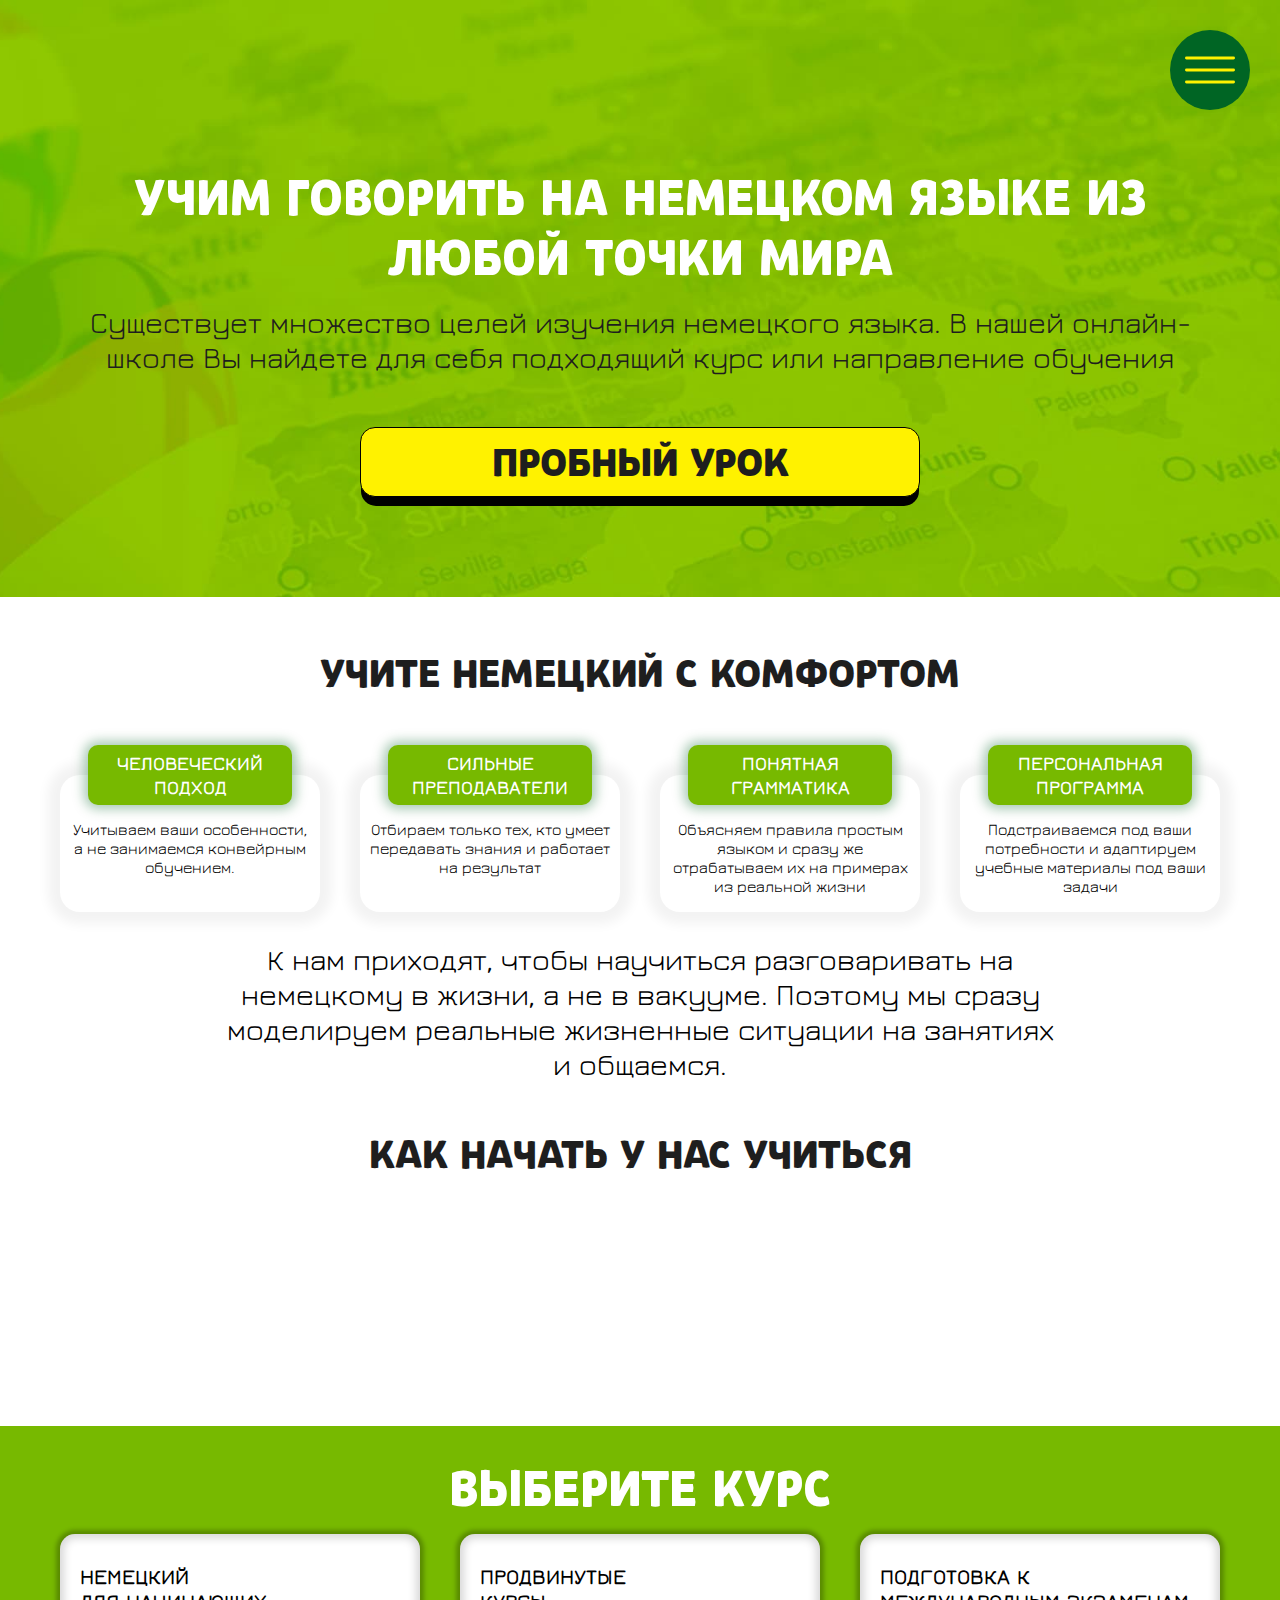
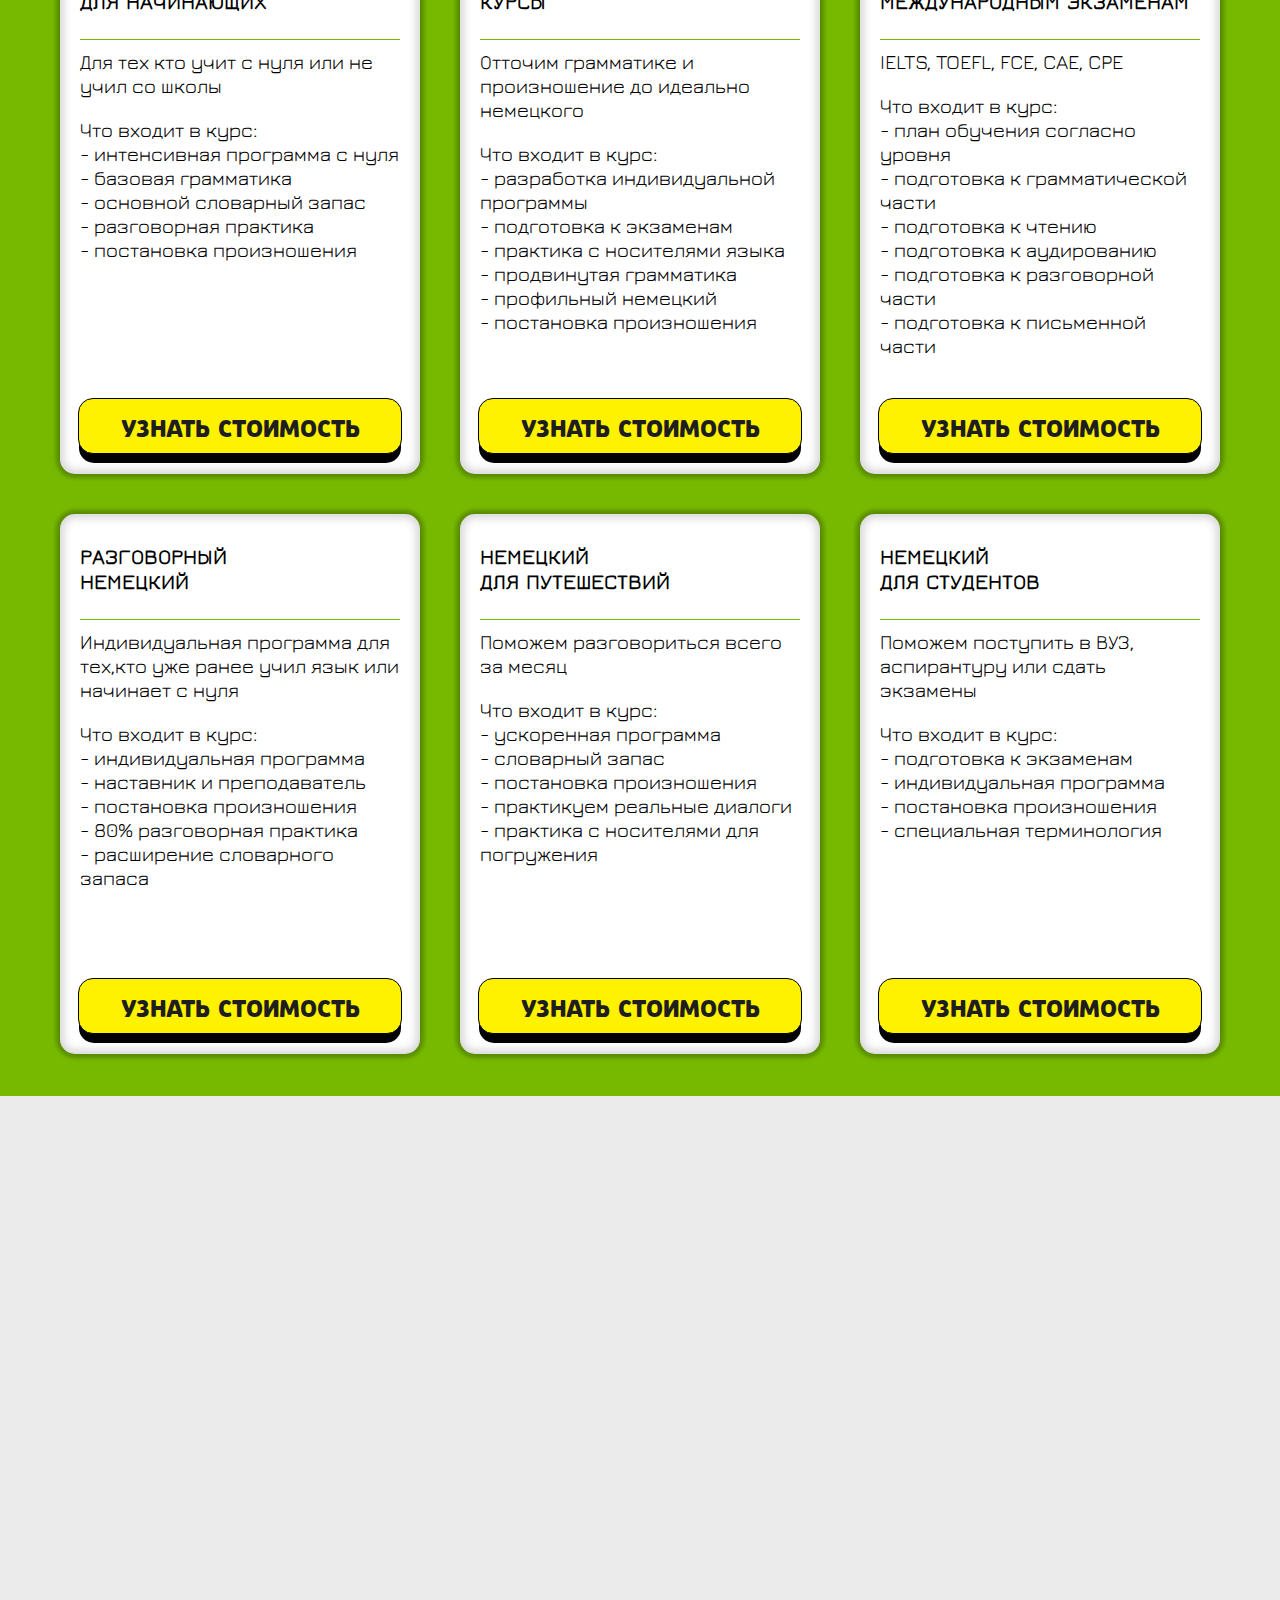
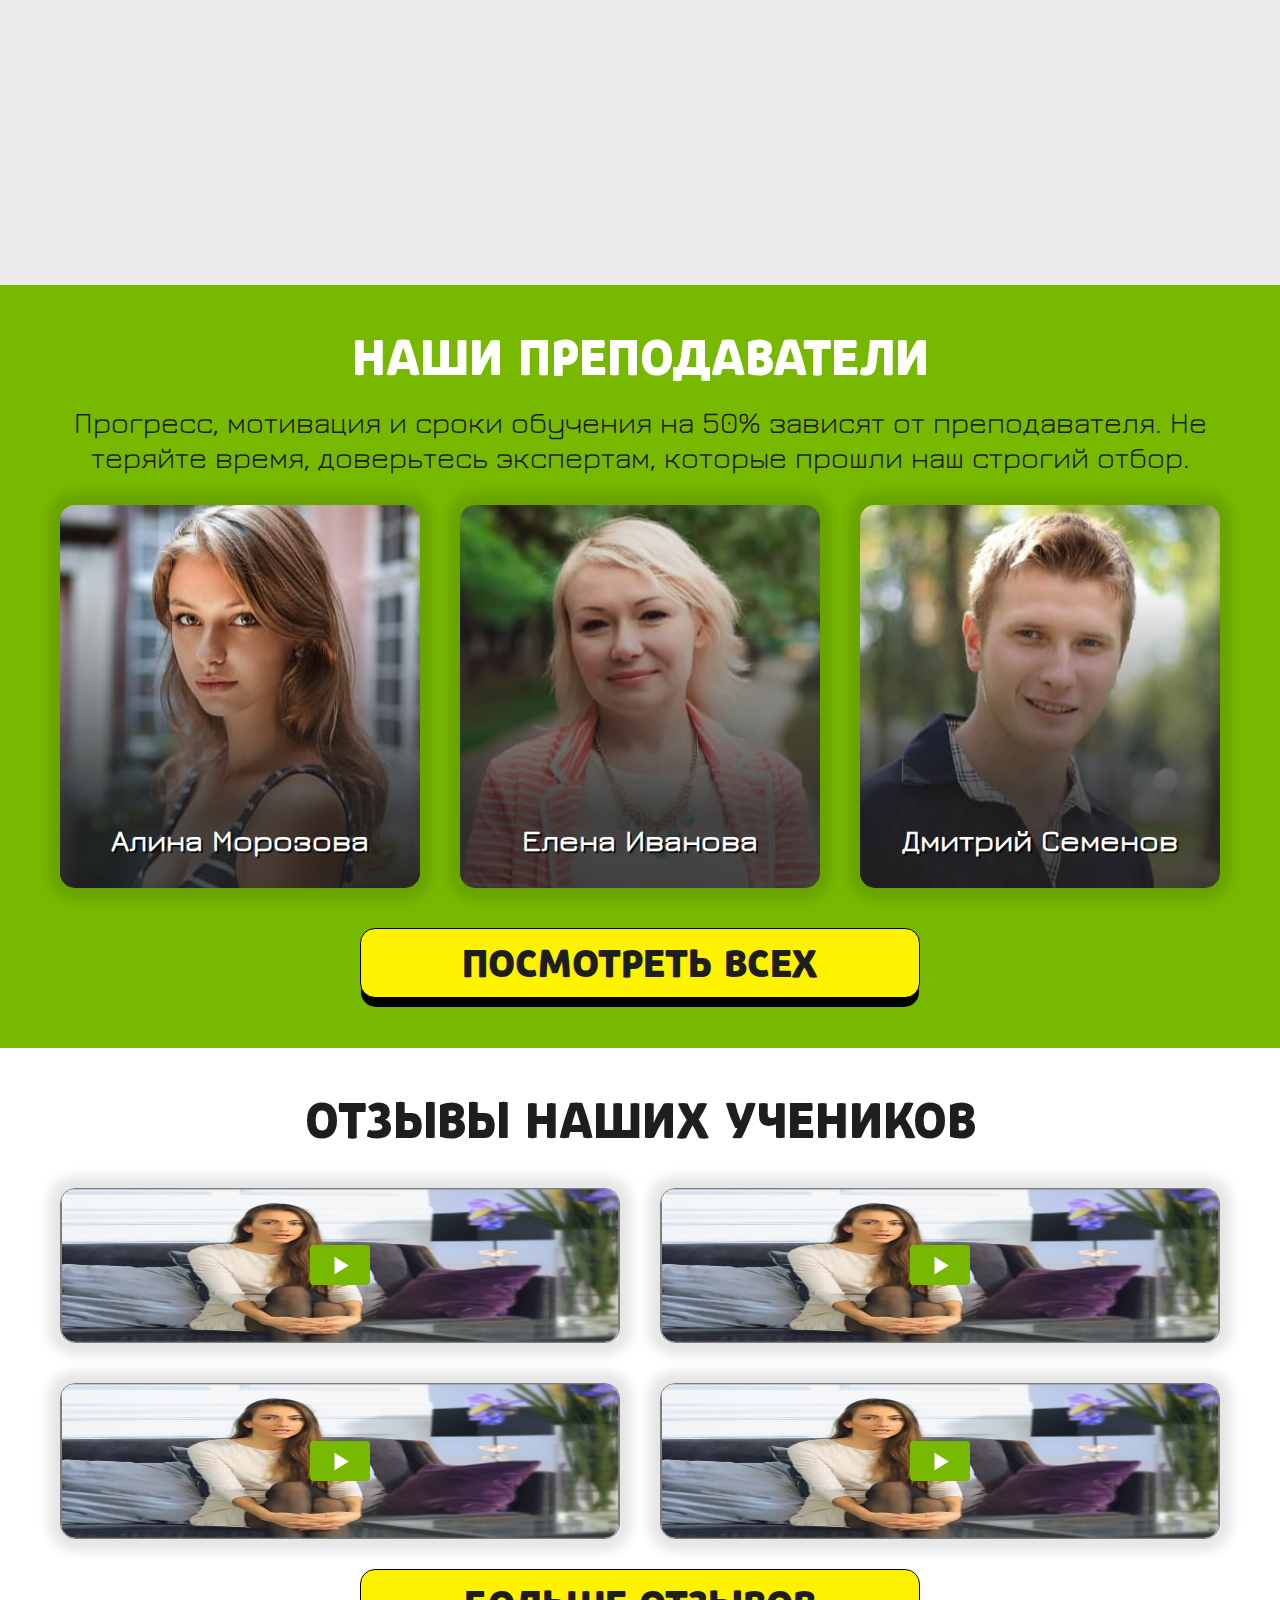
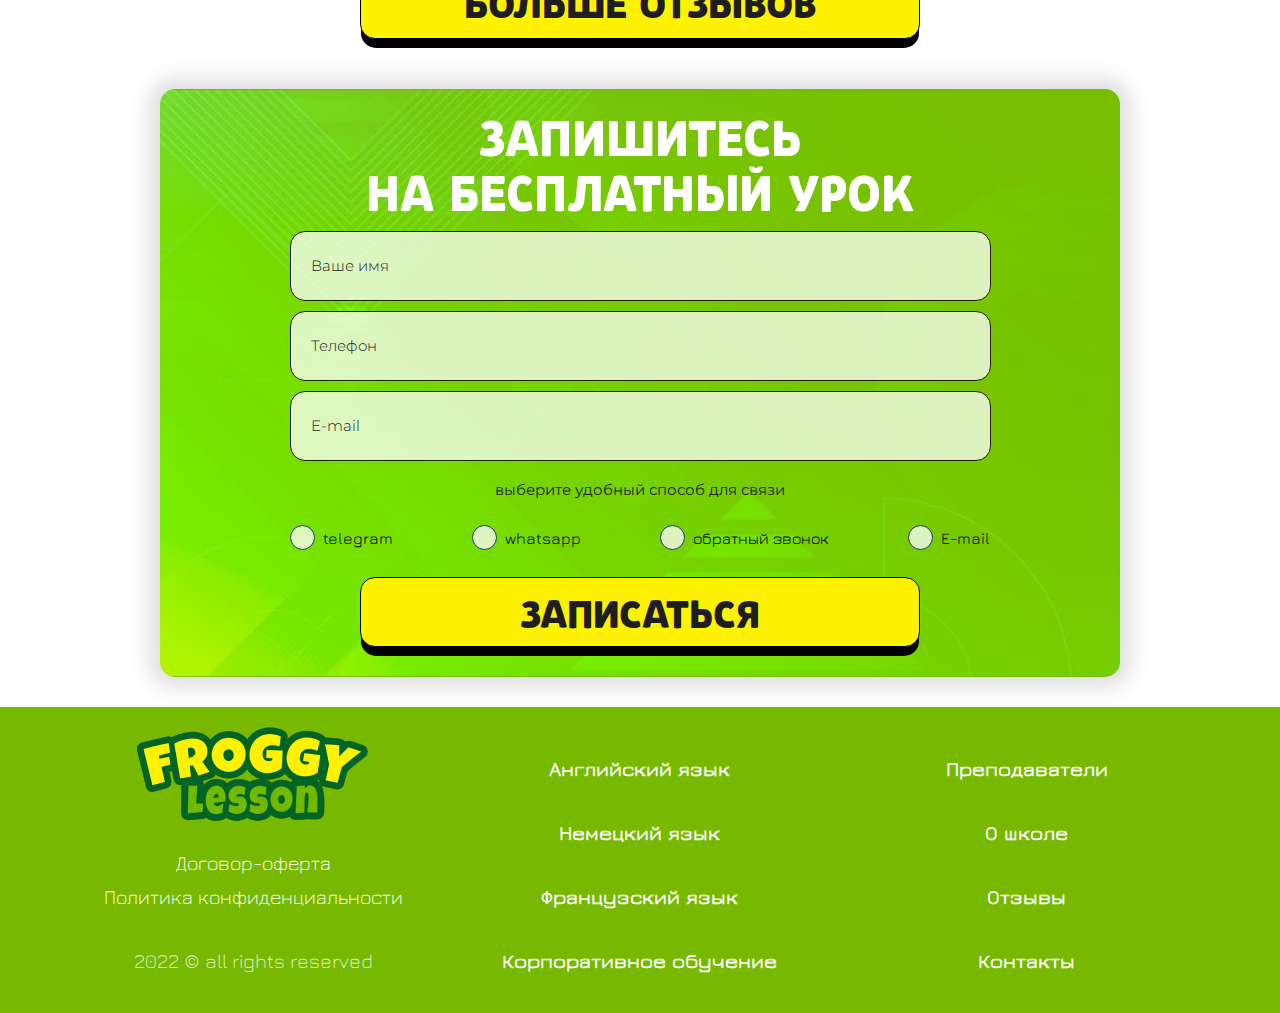
<file: german.html>
<!DOCTYPE html>
<html lang="ru">
<head>
	<meta charset="UTF-8">
	<meta http-equiv="X-UA-Compatible" content="IE=edge">
	<meta name="viewport" content="width=device-width, initial-scale=1.0">
	<link rel="preconnect" href="https://fonts.googleapis.com">
	<link rel="preconnect" href="https://fonts.gstatic.com" crossorigin>
	<link rel="stylesheet" href="./css/normalize.css">
	<link rel="stylesheet" href="./css/style.css">
	<link rel="stylesheet" href="./css/media.css">
	<link href="https://fonts.googleapis.com/css2?family=Jura:wght@300;400;700&display=swap" rel="stylesheet">
	<link href="https://fonts.googleapis.com/css2?family=Montserrat:wght@300;400;700&display=swap" rel="stylesheet">
  <link rel="stylesheet" href="https://unpkg.com/aos@next/dist/aos.css" />
	<title>GeLang</title>
</head>
<body>
	<header>
			<nav class="burger-menu">
				<a href="" class="burger-menu_button">
					<span class="burger-menu_lines"></span>
				</a>
        <nav class="burger-menu_nav">
          <a href="./index.html" class="burger-menu_link header__logo"> <img src="./img/header__logo.png" alt="Froggy Lesson"></a>
          <a href="./english.html" class="burger-menu_link">Английский язык</a>
          <a href="./german.html" class="burger-menu_link">Немецкий язык</a>
          <a href="./french.html" class="burger-menu_link">Французский язык</a>
          <a href="./corporate.html" class="burger-menu_link">Корпоративное обучение</a>
          <a href="./allteachers.html" class="burger-menu_link">Преподаватели</a>
          <a href="./about.html" class="burger-menu_link">О школе</a>
          <a href="./feedback.html" class="burger-menu_link">Отзывы</a>
          <a href="./contacts.html" class="burger-menu_link">Контакты</a>
        </nav>
				<div class="burger-menu_overlay"></div>
			</nav>
	</header>
	<div class="popup__dropdown">
		<div id="modalOne" class="modal">
				<div class="modal-content">
					<div class="main__bot__form__content contact-form">
						<a class="popup-close"> <svg version="1.1" id="Layer_1" xmlns="http://www.w3.org/2000/svg" xmlns:xlink="http://www.w3.org/1999/xlink" x="0px" y="0px" width="45px" height="25px" viewBox="0 0 121.31 122.876" enable-background="new 0 0 121.31 122.876" xml:space="preserve"><g><path fill-rule="evenodd" clip-rule="evenodd" d="M90.914,5.296c6.927-7.034,18.188-7.065,25.154-0.068 c6.961,6.995,6.991,18.369,0.068,25.397L85.743,61.452l30.425,30.855c6.866,6.978,6.773,18.28-0.208,25.247 c-6.983,6.964-18.21,6.946-25.074-0.031L60.669,86.881L30.395,117.58c-6.927,7.034-18.188,7.065-25.154,0.068 c-6.961-6.995-6.992-18.369-0.068-25.397l30.393-30.827L5.142,30.568c-6.867-6.978-6.773-18.28,0.208-25.247 c6.983-6.963,18.21-6.946,25.074,0.031l30.217,30.643L90.914,5.296L90.914,5.296z"/></g></svg></a>
						<h3 class="main__bot__form__title">
							ЗАПИШИТЕСЬ<br>
							НА БЕСПЛАТНЫЙ УРОК
						</h3>
						<form action="https://jsonplaceholder.typicode.com/posts" method="post" class="form__bot">
								<input class="form__frog__input" type="text" name="name" placeholder="Ваше имя" required>
								<input class="form__frog__input" type="tel" name="tel" placeholder="Телефон"  required>
								<input class="form__frog__input" type="email" name="email" placeholder="E-mail">
							<p class="section-descr form__text">
								выберите удобный способ для связи
							</p>
							<div class="form__checkboxs">
								<label class="form__checkbox__lable" for="popup__Telegram">
									<input name="connectionType_top" type="radio" id="popup__Telegram" class="checkbox-real" required>
									<span class="checkbox-custom"></span>
									telegram
								</label>
								<label class="form__checkbox__lable" for="popup__whatsapp">
									<input name="connectionType_top" type="radio" id="popup__whatsapp" class="checkbox-real" required>
									<span class="checkbox-custom"></span>
									whatsapp
								</label>
								<label class="form__checkbox__lable form__checkbox__lable-coll" for="popup__coll-back">
									<input name="connectionType_top" type="radio" id="popup__coll-back" class="checkbox-real" required>
									<span class="checkbox-custom"></span>
									обратный звонок
								</label>
								<label class="form__checkbox__lable" for="popup__E-mail">
									<input name="connectionType_top" type="radio" id="popup__E-mail" class="checkbox-real" required>
									<span class="checkbox-custom"></span>
									E-mail
								</label>
							</div>
							<button type="submit" class="btn-reset link__try">
								Записаться
							</button>
						</form>
					</div>
				</div>
		</div>
	</div>
  <main>
    <section class="lang__hero hero__ge">
      <div class="container">
        <div class="content">
          <h2 class="lang__hero__title">
            Учим говорить
              на немецком языке
              из любой точки мира
          </h2>
          <p class="section-descr lang__hero__descr">
            Существует множество целей изучения немецкого языка. В нашей онлайн-школе Вы найдете для себя подходящий курс или направление обучения          </p>
          <a href="#0" class="link__try popup-form-button">ПРОБНЫЙ УРОК</a>
        </div>
      </div>
    </section>
    <section class="lang__comfort">
      <div class="container">
        <div class="content">
          <h3 class="lang__comfort__title">
            УЧИТЕ НЕМЕЦКИЙ С КОМФОРТОМ
          </h3>
            <ul class="list-reset lang__comfort__items">
              <li class="lang__comfort__item">
                <p class="section-descr lang__comfort__item__argument">
                  Человеческий подход
                </p>
                <p class="section-descr lang__comfort__item__argument__descr">
                  Учитываем ваши особенности, а не занимаемся конвейрным обучением.
                </p>
              </li>
              <li class="lang__comfort__item">
                <p class="section-descr lang__comfort__item__argument">
                  сильные преподаватели
                </p>
                <p class="section-descr lang__comfort__item__argument__descr">
                  Отбираем только тех, кто умеет передавать знания и работает на результат
                </p>
              </li>
              <li class="lang__comfort__item">
                <p class="section-descr lang__comfort__item__argument">
                  понятная грамматика
                </p>
                <p class="section-descr lang__comfort__item__argument__descr">
                  Объясняем правила простым языком и сразу же отрабатываем их на примерах из реальной жизни
                </p>
              </li>
              <li class="lang__comfort__item">
                <p class="section-descr lang__comfort__item__argument">
                  персональная программа
                </p>
                <p class="section-descr lang__comfort__item__argument__descr">
                  Подстраиваемся под ваши потребности и адаптируем учебные материалы под ваши задачи
                </p>
              </li>
            </ul>
            <p class="lang__comfort__descr">
              К нам приходят, чтобы научиться разговаривать
              на немецкому в жизни, а не в вакууме. Поэтому мы сразу моделируем реальные жизненные ситуации
              на занятиях и общаемся.
            </p>
        </div>
      </div>
    </section>
    <section class="lang__how">
      <div class="container">
        <div class="content">
          <h3 class="lang__how__title">
            как начать у нас учиться
          </h3>
          <ul class="list-reset lang__how__items" data-inviewport="fade-rotate">
            <li class="lang__how__item" >
              <svg width="100" height="100" viewBox="0 0 100 100" fill="none" xmlns="http://www.w3.org/2000/svg">
                <circle cx="50" cy="50" r="50" fill="#77B900"/>
                <circle cx="50" cy="50" r="44.5" stroke="white" stroke-linecap="round" stroke-dasharray="8 8"/>
                <path d="M41.23 55.96C38.1767 55.96 35.9167 55.2333 34.45 53.78C32.9967 52.3133 32.27 50.0533 32.27 47V37.76C32.27 34.68 32.9967 32.4133 34.45 30.96C35.9167 29.5067 38.1767 28.8 41.23 28.84H43.63C46.6967 28.84 48.9567 29.5667 50.41 31.02C51.8633 32.46 52.59 34.72 52.59 37.8V47C52.59 50.0533 51.8633 52.3133 50.41 53.78C48.9567 55.2333 46.6967 55.96 43.63 55.96H41.23ZM41.23 52.6H43.63C45.0567 52.6 46.1767 52.4267 46.99 52.08C47.8033 51.7333 48.3767 51.1533 48.71 50.34C49.0567 49.5267 49.23 48.4133 49.23 47V37.8C49.23 36.3733 49.0567 35.2533 48.71 34.44C48.3767 33.6267 47.8033 33.0533 46.99 32.72C46.1767 32.3733 45.0567 32.2 43.63 32.2H41.23C39.8167 32.1733 38.7033 32.3267 37.89 32.66C37.0767 32.98 36.4967 33.5533 36.15 34.38C35.8033 35.1933 35.63 36.32 35.63 37.76V47C35.63 48.4133 35.7967 49.5267 36.13 50.34C36.4767 51.1533 37.0567 51.7333 37.87 52.08C38.6833 52.4267 39.8033 52.6 41.23 52.6ZM41.95 44.36C40.8833 44.36 40.35 43.8267 40.35 42.76V41.76C40.35 40.72 40.8833 40.2 41.95 40.2H42.91C43.9233 40.2 44.43 40.72 44.43 41.76V42.76C44.43 43.8267 43.9233 44.36 42.91 44.36H41.95ZM65.5831 56C64.4631 56 63.9031 55.44 63.9031 54.32V33.68L64.8231 33.04L60.4231 37.16C60.0898 37.48 59.7365 37.6733 59.3631 37.74C58.9898 37.7933 58.6231 37.64 58.2631 37.28C57.5431 36.56 57.5831 35.8 58.3831 35L63.7431 29.72C64.3031 29.16 64.9965 28.88 65.8231 28.88C66.7831 28.88 67.2631 29.44 67.2631 30.56V54.32C67.2631 55.44 66.7031 56 65.5831 56ZM35.5576 74C34.7026 74 34.0351 73.8275 33.5551 73.4825C33.0801 73.1375 32.7826 72.605 32.6626 71.885C32.6426 71.665 32.6876 71.5 32.7976 71.39C32.9076 71.28 33.0676 71.225 33.2776 71.225C33.4876 71.225 33.6401 71.275 33.7351 71.375C33.8351 71.475 33.9026 71.63 33.9376 71.84C34.0126 72.185 34.1726 72.4225 34.4176 72.5525C34.6676 72.6775 35.0476 72.74 35.5576 72.74H37.7176C38.3626 72.74 38.8001 72.625 39.0301 72.395C39.2651 72.16 39.3826 71.725 39.3826 71.09C39.3826 70.445 39.2626 70.005 39.0226 69.77C38.7826 69.53 38.3476 69.41 37.7176 69.41H35.8576C34.9126 69.41 34.2101 69.18 33.7501 68.72C33.2951 68.255 33.0676 67.55 33.0676 66.605C33.0676 65.665 33.2926 64.9675 33.7426 64.5125C34.1976 64.0575 34.8976 63.83 35.8426 63.83H37.6276C38.4226 63.83 39.0451 63.9925 39.4951 64.3175C39.9501 64.6425 40.2376 65.14 40.3576 65.81C40.3876 66.025 40.3476 66.19 40.2376 66.305C40.1276 66.415 39.9626 66.47 39.7426 66.47C39.5426 66.47 39.3926 66.4175 39.2926 66.3125C39.1926 66.2075 39.1276 66.055 39.0976 65.855C39.0176 65.56 38.8651 65.36 38.6401 65.255C38.4151 65.145 38.0776 65.09 37.6276 65.09H35.8426C35.2426 65.09 34.8401 65.1975 34.6351 65.4125C34.4301 65.6225 34.3276 66.02 34.3276 66.605C34.3276 67.195 34.4326 67.6 34.6426 67.82C34.8526 68.04 35.2576 68.15 35.8576 68.15H37.7176C38.7026 68.15 39.4351 68.39 39.9151 68.87C40.4001 69.35 40.6426 70.09 40.6426 71.09C40.6426 72.085 40.4026 72.82 39.9226 73.295C39.4426 73.765 38.7076 74 37.7176 74H35.5576ZM45.6988 74C45.4888 74 45.3313 73.9475 45.2262 73.8425C45.1213 73.7375 45.0688 73.58 45.0688 73.37V65.105H42.1588C41.9488 65.105 41.7913 65.0525 41.6863 64.9475C41.5813 64.8425 41.5288 64.685 41.5288 64.475C41.5288 64.265 41.5813 64.1075 41.6863 64.0025C41.7913 63.8975 41.9488 63.845 42.1588 63.845H49.2388C49.4488 63.845 49.6063 63.8975 49.7113 64.0025C49.8163 64.1075 49.8688 64.265 49.8688 64.475C49.8688 64.685 49.8163 64.8425 49.7113 64.9475C49.6063 65.0525 49.4488 65.105 49.2388 65.105H46.3288V73.37C46.3288 73.57 46.2738 73.725 46.1638 73.835C46.0588 73.945 45.9038 74 45.6988 74ZM52.4976 74C52.0776 74 51.8676 73.79 51.8676 73.37V64.46C51.8676 64.04 52.0776 63.83 52.4976 63.83H57.8826C58.3026 63.83 58.5126 64.04 58.5126 64.46C58.5126 64.88 58.3026 65.09 57.8826 65.09H53.1276V68.24H56.1126C56.5326 68.24 56.7426 68.45 56.7426 68.87C56.7426 69.29 56.5326 69.5 56.1126 69.5H53.1276V72.74H57.8826C58.3026 72.74 58.5126 72.95 58.5126 73.37C58.5126 73.79 58.3026 74 57.8826 74H52.4976ZM61.5357 74C61.1157 74 60.9057 73.79 60.9057 73.37V64.46C60.9057 64.04 61.1157 63.83 61.5357 63.83H65.0457C65.9607 63.83 66.6607 64.075 67.1457 64.565C67.6357 65.05 67.8807 65.75 67.8807 66.665V67.115C67.8807 68.03 67.6357 68.7325 67.1457 69.2225C66.6607 69.7075 65.9607 69.95 65.0457 69.95H62.1657V73.37C62.1657 73.79 61.9557 74 61.5357 74ZM62.1657 68.69H65.0457C65.6157 68.69 66.0207 68.57 66.2607 68.33C66.5007 68.09 66.6207 67.685 66.6207 67.115V66.665C66.6207 66.1 66.5007 65.6975 66.2607 65.4575C66.0207 65.2125 65.6157 65.09 65.0457 65.09H62.1657V68.69Z" fill="white"/>
                </svg>
              <p class="section-descr lang__how__item__descr">
                  Оставляете заявку
              </p>
            </li>
            <li class="lang__how__item" >
              <svg width="100" height="100" viewBox="0 0 100 100" fill="none" xmlns="http://www.w3.org/2000/svg">
                <circle cx="50" cy="50" r="50" fill="#77B900"/>
                <circle cx="50" cy="50" r="44.5" stroke="white" stroke-linecap="round" stroke-dasharray="8 8"/>
                <path d="M37.3042 55.96C34.2509 55.96 31.9909 55.2333 30.5242 53.78C29.0709 52.3133 28.3442 50.0533 28.3442 47V37.76C28.3442 34.68 29.0709 32.4133 30.5242 30.96C31.9909 29.5067 34.2509 28.8 37.3042 28.84H39.7042C42.7709 28.84 45.0309 29.5667 46.4842 31.02C47.9376 32.46 48.6642 34.72 48.6642 37.8V47C48.6642 50.0533 47.9376 52.3133 46.4842 53.78C45.0309 55.2333 42.7709 55.96 39.7042 55.96H37.3042ZM37.3042 52.6H39.7042C41.1309 52.6 42.2509 52.4267 43.0642 52.08C43.8776 51.7333 44.4509 51.1533 44.7842 50.34C45.1309 49.5267 45.3042 48.4133 45.3042 47V37.8C45.3042 36.3733 45.1309 35.2533 44.7842 34.44C44.4509 33.6267 43.8776 33.0533 43.0642 32.72C42.2509 32.3733 41.1309 32.2 39.7042 32.2H37.3042C35.8909 32.1733 34.7776 32.3267 33.9642 32.66C33.1509 32.98 32.5709 33.5533 32.2242 34.38C31.8776 35.1933 31.7042 36.32 31.7042 37.76V47C31.7042 48.4133 31.8709 49.5267 32.2042 50.34C32.5509 51.1533 33.1309 51.7333 33.9442 52.08C34.7576 52.4267 35.8776 52.6 37.3042 52.6ZM38.0242 44.36C36.9576 44.36 36.4242 43.8267 36.4242 42.76V41.76C36.4242 40.72 36.9576 40.2 38.0242 40.2H38.9842C39.9976 40.2 40.5042 40.72 40.5042 41.76V42.76C40.5042 43.8267 39.9976 44.36 38.9842 44.36H38.0242ZM71.008 56H56.048C54.9013 56 54.328 55.44 54.328 54.32C54.328 52.5333 54.608 51.0133 55.168 49.76C55.7413 48.4933 56.468 47.4267 57.348 46.56C58.2413 45.68 59.188 44.94 60.188 44.34C61.188 43.7267 62.1146 43.1733 62.968 42.68C64.448 41.84 65.6813 41.1133 66.668 40.5C67.668 39.8867 68.4146 39.26 68.908 38.62C69.4013 37.98 69.648 37.2 69.648 36.28C69.648 34.6933 69.3613 33.6267 68.788 33.08C68.228 32.52 67.168 32.24 65.608 32.24H61.328C60.0746 32.24 59.148 32.4067 58.548 32.74C57.948 33.0733 57.568 33.6933 57.408 34.6C57.3146 35.1333 57.1346 35.54 56.868 35.82C56.6013 36.1 56.1946 36.24 55.648 36.24C55.088 36.24 54.6613 36.0933 54.368 35.8C54.0746 35.4933 53.9546 35.0533 54.008 34.48C54.288 32.6 55.028 31.2 56.228 30.28C57.428 29.3467 59.128 28.88 61.328 28.88H65.608C68.1146 28.88 69.9746 29.4867 71.188 30.7C72.4013 31.9133 73.008 33.7733 73.008 36.28C73.008 37.88 72.6146 39.22 71.828 40.3C71.0413 41.3667 70.008 42.3133 68.728 43.14C67.448 43.9533 66.0746 44.7733 64.608 45.6C63.5413 46.2133 62.528 46.8267 61.568 47.44C60.6213 48.0533 59.808 48.7667 59.128 49.58C58.4613 50.3933 58.0213 51.4133 57.808 52.64H71.008C72.128 52.64 72.688 53.2 72.688 54.32C72.688 55.44 72.128 56 71.008 56ZM35.5576 74C34.7026 74 34.0351 73.8275 33.5551 73.4825C33.0801 73.1375 32.7826 72.605 32.6626 71.885C32.6426 71.665 32.6876 71.5 32.7976 71.39C32.9076 71.28 33.0676 71.225 33.2776 71.225C33.4876 71.225 33.6401 71.275 33.7351 71.375C33.8351 71.475 33.9026 71.63 33.9376 71.84C34.0126 72.185 34.1726 72.4225 34.4176 72.5525C34.6676 72.6775 35.0476 72.74 35.5576 72.74H37.7176C38.3626 72.74 38.8001 72.625 39.0301 72.395C39.2651 72.16 39.3826 71.725 39.3826 71.09C39.3826 70.445 39.2626 70.005 39.0226 69.77C38.7826 69.53 38.3476 69.41 37.7176 69.41H35.8576C34.9126 69.41 34.2101 69.18 33.7501 68.72C33.2951 68.255 33.0676 67.55 33.0676 66.605C33.0676 65.665 33.2926 64.9675 33.7426 64.5125C34.1976 64.0575 34.8976 63.83 35.8426 63.83H37.6276C38.4226 63.83 39.0451 63.9925 39.4951 64.3175C39.9501 64.6425 40.2376 65.14 40.3576 65.81C40.3876 66.025 40.3476 66.19 40.2376 66.305C40.1276 66.415 39.9626 66.47 39.7426 66.47C39.5426 66.47 39.3926 66.4175 39.2926 66.3125C39.1926 66.2075 39.1276 66.055 39.0976 65.855C39.0176 65.56 38.8651 65.36 38.6401 65.255C38.4151 65.145 38.0776 65.09 37.6276 65.09H35.8426C35.2426 65.09 34.8401 65.1975 34.6351 65.4125C34.4301 65.6225 34.3276 66.02 34.3276 66.605C34.3276 67.195 34.4326 67.6 34.6426 67.82C34.8526 68.04 35.2576 68.15 35.8576 68.15H37.7176C38.7026 68.15 39.4351 68.39 39.9151 68.87C40.4001 69.35 40.6426 70.09 40.6426 71.09C40.6426 72.085 40.4026 72.82 39.9226 73.295C39.4426 73.765 38.7076 74 37.7176 74H35.5576ZM45.6988 74C45.4888 74 45.3313 73.9475 45.2262 73.8425C45.1213 73.7375 45.0688 73.58 45.0688 73.37V65.105H42.1588C41.9488 65.105 41.7913 65.0525 41.6863 64.9475C41.5813 64.8425 41.5288 64.685 41.5288 64.475C41.5288 64.265 41.5813 64.1075 41.6863 64.0025C41.7913 63.8975 41.9488 63.845 42.1588 63.845H49.2388C49.4488 63.845 49.6063 63.8975 49.7113 64.0025C49.8163 64.1075 49.8688 64.265 49.8688 64.475C49.8688 64.685 49.8163 64.8425 49.7113 64.9475C49.6063 65.0525 49.4488 65.105 49.2388 65.105H46.3288V73.37C46.3288 73.57 46.2738 73.725 46.1638 73.835C46.0588 73.945 45.9038 74 45.6988 74ZM52.4976 74C52.0776 74 51.8676 73.79 51.8676 73.37V64.46C51.8676 64.04 52.0776 63.83 52.4976 63.83H57.8826C58.3026 63.83 58.5126 64.04 58.5126 64.46C58.5126 64.88 58.3026 65.09 57.8826 65.09H53.1276V68.24H56.1126C56.5326 68.24 56.7426 68.45 56.7426 68.87C56.7426 69.29 56.5326 69.5 56.1126 69.5H53.1276V72.74H57.8826C58.3026 72.74 58.5126 72.95 58.5126 73.37C58.5126 73.79 58.3026 74 57.8826 74H52.4976ZM61.5357 74C61.1157 74 60.9057 73.79 60.9057 73.37V64.46C60.9057 64.04 61.1157 63.83 61.5357 63.83H65.0457C65.9607 63.83 66.6607 64.075 67.1457 64.565C67.6357 65.05 67.8807 65.75 67.8807 66.665V67.115C67.8807 68.03 67.6357 68.7325 67.1457 69.2225C66.6607 69.7075 65.9607 69.95 65.0457 69.95H62.1657V73.37C62.1657 73.79 61.9557 74 61.5357 74ZM62.1657 68.69H65.0457C65.6157 68.69 66.0207 68.57 66.2607 68.33C66.5007 68.09 66.6207 67.685 66.6207 67.115V66.665C66.6207 66.1 66.5007 65.6975 66.2607 65.4575C66.0207 65.2125 65.6157 65.09 65.0457 65.09H62.1657V68.69Z" fill="white"/>
                </svg>
              <p class="section-descr lang__how__item__descr">
                Получаете письмо, выбираете дату и время
              </p>
            </li>
            <li class="lang__how__item" >
              <svg width="100" height="100" viewBox="0 0 100 100" fill="none" xmlns="http://www.w3.org/2000/svg">
                <circle cx="50" cy="50" r="50" fill="#77B900"/>
                <circle cx="50" cy="50" r="44.5" stroke="white" stroke-linecap="round" stroke-dasharray="8 8"/>
                <path d="M35.7222 55.96C32.6689 55.96 30.4089 55.2333 28.9422 53.78C27.4889 52.3133 26.7622 50.0533 26.7622 47V37.76C26.7622 34.68 27.4889 32.4133 28.9422 30.96C30.4089 29.5067 32.6689 28.8 35.7222 28.84H38.1222C41.1889 28.84 43.4489 29.5667 44.9022 31.02C46.3555 32.46 47.0822 34.72 47.0822 37.8V47C47.0822 50.0533 46.3555 52.3133 44.9022 53.78C43.4489 55.2333 41.1889 55.96 38.1222 55.96H35.7222ZM35.7222 52.6H38.1222C39.5489 52.6 40.6689 52.4267 41.4822 52.08C42.2955 51.7333 42.8689 51.1533 43.2022 50.34C43.5489 49.5267 43.7222 48.4133 43.7222 47V37.8C43.7222 36.3733 43.5489 35.2533 43.2022 34.44C42.8689 33.6267 42.2955 33.0533 41.4822 32.72C40.6689 32.3733 39.5489 32.2 38.1222 32.2H35.7222C34.3089 32.1733 33.1955 32.3267 32.3822 32.66C31.5689 32.98 30.9889 33.5533 30.6422 34.38C30.2955 35.1933 30.1222 36.32 30.1222 37.76V47C30.1222 48.4133 30.2889 49.5267 30.6222 50.34C30.9689 51.1533 31.5489 51.7333 32.3622 52.08C33.1755 52.4267 34.2955 52.6 35.7222 52.6ZM36.4422 44.36C35.3755 44.36 34.8422 43.8267 34.8422 42.76V41.76C34.8422 40.72 35.3755 40.2 36.4422 40.2H37.4022C38.4155 40.2 38.9222 40.72 38.9222 41.76V42.76C38.9222 43.8267 38.4155 44.36 37.4022 44.36H36.4422ZM60.8659 56C58.5326 56 56.7259 55.5133 55.4459 54.54C54.1793 53.5533 53.4126 52.04 53.1459 50C53.0926 49.44 53.2126 49.0067 53.5059 48.7C53.7993 48.3933 54.2259 48.24 54.7859 48.24C55.8126 48.24 56.3859 48.8 56.5059 49.92C56.6926 50.96 57.1126 51.6733 57.7659 52.06C58.4193 52.4467 59.4526 52.64 60.8659 52.64H65.4259C67.1459 52.64 68.3126 52.3333 68.9259 51.72C69.5526 51.0933 69.8659 49.9333 69.8659 48.24C69.8659 46.56 69.5526 45.4067 68.9259 44.78C68.3126 44.1533 67.1459 43.84 65.4259 43.84H62.3459C61.2259 43.84 60.6659 43.28 60.6659 42.16C60.6659 41.04 61.2259 40.48 62.3459 40.48H66.9459C67.7859 40.48 68.3726 40.1067 68.7059 39.36C69.0526 38.6 69.2259 37.5733 69.2259 36.28C69.2259 34.6933 68.9393 33.6267 68.3659 33.08C67.8059 32.52 66.7459 32.24 65.1859 32.24H61.3059C60.0526 32.24 59.1259 32.4067 58.5259 32.74C57.9259 33.0733 57.5459 33.6933 57.3859 34.6C57.2259 35.6933 56.6393 36.24 55.6259 36.24C55.0659 36.24 54.6393 36.0933 54.3459 35.8C54.0526 35.4933 53.9459 35.0533 54.0259 34.48C54.2926 32.6 55.0259 31.2 56.2259 30.28C57.4393 29.3467 59.1326 28.88 61.3059 28.88H65.1859C67.6926 28.88 69.5526 29.4867 70.7659 30.7C71.9793 31.9133 72.5859 33.7733 72.5859 36.28C72.5859 38.7467 71.8926 40.4933 70.5059 41.52C71.4259 42.12 72.1059 42.9733 72.5459 44.08C72.9993 45.1867 73.2259 46.5733 73.2259 48.24C73.2259 50.88 72.5926 52.8333 71.3259 54.1C70.0593 55.3667 68.0926 56 65.4259 56H60.8659ZM35.5576 74C34.7026 74 34.0351 73.8275 33.5551 73.4825C33.0801 73.1375 32.7826 72.605 32.6626 71.885C32.6426 71.665 32.6876 71.5 32.7976 71.39C32.9076 71.28 33.0676 71.225 33.2776 71.225C33.4876 71.225 33.6401 71.275 33.7351 71.375C33.8351 71.475 33.9026 71.63 33.9376 71.84C34.0126 72.185 34.1726 72.4225 34.4176 72.5525C34.6676 72.6775 35.0476 72.74 35.5576 72.74H37.7176C38.3626 72.74 38.8001 72.625 39.0301 72.395C39.2651 72.16 39.3826 71.725 39.3826 71.09C39.3826 70.445 39.2626 70.005 39.0226 69.77C38.7826 69.53 38.3476 69.41 37.7176 69.41H35.8576C34.9126 69.41 34.2101 69.18 33.7501 68.72C33.2951 68.255 33.0676 67.55 33.0676 66.605C33.0676 65.665 33.2926 64.9675 33.7426 64.5125C34.1976 64.0575 34.8976 63.83 35.8426 63.83H37.6276C38.4226 63.83 39.0451 63.9925 39.4951 64.3175C39.9501 64.6425 40.2376 65.14 40.3576 65.81C40.3876 66.025 40.3476 66.19 40.2376 66.305C40.1276 66.415 39.9626 66.47 39.7426 66.47C39.5426 66.47 39.3926 66.4175 39.2926 66.3125C39.1926 66.2075 39.1276 66.055 39.0976 65.855C39.0176 65.56 38.8651 65.36 38.6401 65.255C38.4151 65.145 38.0776 65.09 37.6276 65.09H35.8426C35.2426 65.09 34.8401 65.1975 34.6351 65.4125C34.4301 65.6225 34.3276 66.02 34.3276 66.605C34.3276 67.195 34.4326 67.6 34.6426 67.82C34.8526 68.04 35.2576 68.15 35.8576 68.15H37.7176C38.7026 68.15 39.4351 68.39 39.9151 68.87C40.4001 69.35 40.6426 70.09 40.6426 71.09C40.6426 72.085 40.4026 72.82 39.9226 73.295C39.4426 73.765 38.7076 74 37.7176 74H35.5576ZM45.6988 74C45.4888 74 45.3313 73.9475 45.2262 73.8425C45.1213 73.7375 45.0688 73.58 45.0688 73.37V65.105H42.1588C41.9488 65.105 41.7913 65.0525 41.6863 64.9475C41.5813 64.8425 41.5288 64.685 41.5288 64.475C41.5288 64.265 41.5813 64.1075 41.6863 64.0025C41.7913 63.8975 41.9488 63.845 42.1588 63.845H49.2388C49.4488 63.845 49.6063 63.8975 49.7113 64.0025C49.8163 64.1075 49.8688 64.265 49.8688 64.475C49.8688 64.685 49.8163 64.8425 49.7113 64.9475C49.6063 65.0525 49.4488 65.105 49.2388 65.105H46.3288V73.37C46.3288 73.57 46.2738 73.725 46.1638 73.835C46.0588 73.945 45.9038 74 45.6988 74ZM52.4976 74C52.0776 74 51.8676 73.79 51.8676 73.37V64.46C51.8676 64.04 52.0776 63.83 52.4976 63.83H57.8826C58.3026 63.83 58.5126 64.04 58.5126 64.46C58.5126 64.88 58.3026 65.09 57.8826 65.09H53.1276V68.24H56.1126C56.5326 68.24 56.7426 68.45 56.7426 68.87C56.7426 69.29 56.5326 69.5 56.1126 69.5H53.1276V72.74H57.8826C58.3026 72.74 58.5126 72.95 58.5126 73.37C58.5126 73.79 58.3026 74 57.8826 74H52.4976ZM61.5357 74C61.1157 74 60.9057 73.79 60.9057 73.37V64.46C60.9057 64.04 61.1157 63.83 61.5357 63.83H65.0457C65.9607 63.83 66.6607 64.075 67.1457 64.565C67.6357 65.05 67.8807 65.75 67.8807 66.665V67.115C67.8807 68.03 67.6357 68.7325 67.1457 69.2225C66.6607 69.7075 65.9607 69.95 65.0457 69.95H62.1657V73.37C62.1657 73.79 61.9557 74 61.5357 74ZM62.1657 68.69H65.0457C65.6157 68.69 66.0207 68.57 66.2607 68.33C66.5007 68.09 66.6207 67.685 66.6207 67.115V66.665C66.6207 66.1 66.5007 65.6975 66.2607 65.4575C66.0207 65.2125 65.6157 65.09 65.0457 65.09H62.1657V68.69Z" fill="white"/>
                </svg>
              <p class="section-descr lang__how__item__descr">
                Созваниваетесь
                на консультацию
              </p>
            </li>
            <li class="lang__how__item" >
              <svg width="100" height="100" viewBox="0 0 100 100" fill="none" xmlns="http://www.w3.org/2000/svg">
                <circle cx="50" cy="50" r="50" fill="#77B900"/>
                <circle cx="50" cy="50" r="44.5" stroke="white" stroke-linecap="round" stroke-dasharray="8 8"/>
                <path d="M36.3472 55.96C33.2939 55.96 31.0339 55.2333 29.5672 53.78C28.1139 52.3133 27.3872 50.0533 27.3872 47V37.76C27.3872 34.68 28.1139 32.4133 29.5672 30.96C31.0339 29.5067 33.2939 28.8 36.3472 28.84H38.7472C41.8139 28.84 44.0739 29.5667 45.5272 31.02C46.9805 32.46 47.7072 34.72 47.7072 37.8V47C47.7072 50.0533 46.9805 52.3133 45.5272 53.78C44.0739 55.2333 41.8139 55.96 38.7472 55.96H36.3472ZM36.3472 52.6H38.7472C40.1739 52.6 41.2939 52.4267 42.1072 52.08C42.9205 51.7333 43.4939 51.1533 43.8272 50.34C44.1739 49.5267 44.3472 48.4133 44.3472 47V37.8C44.3472 36.3733 44.1739 35.2533 43.8272 34.44C43.4939 33.6267 42.9205 33.0533 42.1072 32.72C41.2939 32.3733 40.1739 32.2 38.7472 32.2H36.3472C34.9339 32.1733 33.8205 32.3267 33.0072 32.66C32.1939 32.98 31.6139 33.5533 31.2672 34.38C30.9205 35.1933 30.7472 36.32 30.7472 37.76V47C30.7472 48.4133 30.9139 49.5267 31.2472 50.34C31.5939 51.1533 32.1739 51.7333 32.9872 52.08C33.8005 52.4267 34.9205 52.6 36.3472 52.6ZM37.0672 44.36C36.0005 44.36 35.4672 43.8267 35.4672 42.76V41.76C35.4672 40.72 36.0005 40.2 37.0672 40.2H38.0272C39.0405 40.2 39.5472 40.72 39.5472 41.76V42.76C39.5472 43.8267 39.0405 44.36 38.0272 44.36H37.0672ZM68.6909 56C67.5709 56 67.0109 55.44 67.0109 54.32L67.0509 32.8L68.3709 31.84L56.5309 47.88L56.2509 47.04L72.6909 46.96C73.2376 46.96 73.6509 47.12 73.9309 47.44C74.2243 47.76 74.3709 48.16 74.3709 48.64C74.3709 49.76 73.8109 50.32 72.6909 50.32H54.6509C53.5309 50.32 52.9709 49.76 52.9709 48.64C52.9709 48.1067 53.1976 47.52 53.6509 46.88L66.2109 29.92C66.5576 29.4533 66.9109 29.1667 67.2709 29.06C67.6443 28.94 68.0776 28.88 68.5709 28.88C69.7976 28.88 70.4109 29.44 70.4109 30.56L70.3709 54.32C70.3709 55.44 69.8109 56 68.6909 56ZM35.5576 74C34.7026 74 34.0351 73.8275 33.5551 73.4825C33.0801 73.1375 32.7826 72.605 32.6626 71.885C32.6426 71.665 32.6876 71.5 32.7976 71.39C32.9076 71.28 33.0676 71.225 33.2776 71.225C33.4876 71.225 33.6401 71.275 33.7351 71.375C33.8351 71.475 33.9026 71.63 33.9376 71.84C34.0126 72.185 34.1726 72.4225 34.4176 72.5525C34.6676 72.6775 35.0476 72.74 35.5576 72.74H37.7176C38.3626 72.74 38.8001 72.625 39.0301 72.395C39.2651 72.16 39.3826 71.725 39.3826 71.09C39.3826 70.445 39.2626 70.005 39.0226 69.77C38.7826 69.53 38.3476 69.41 37.7176 69.41H35.8576C34.9126 69.41 34.2101 69.18 33.7501 68.72C33.2951 68.255 33.0676 67.55 33.0676 66.605C33.0676 65.665 33.2926 64.9675 33.7426 64.5125C34.1976 64.0575 34.8976 63.83 35.8426 63.83H37.6276C38.4226 63.83 39.0451 63.9925 39.4951 64.3175C39.9501 64.6425 40.2376 65.14 40.3576 65.81C40.3876 66.025 40.3476 66.19 40.2376 66.305C40.1276 66.415 39.9626 66.47 39.7426 66.47C39.5426 66.47 39.3926 66.4175 39.2926 66.3125C39.1926 66.2075 39.1276 66.055 39.0976 65.855C39.0176 65.56 38.8651 65.36 38.6401 65.255C38.4151 65.145 38.0776 65.09 37.6276 65.09H35.8426C35.2426 65.09 34.8401 65.1975 34.6351 65.4125C34.4301 65.6225 34.3276 66.02 34.3276 66.605C34.3276 67.195 34.4326 67.6 34.6426 67.82C34.8526 68.04 35.2576 68.15 35.8576 68.15H37.7176C38.7026 68.15 39.4351 68.39 39.9151 68.87C40.4001 69.35 40.6426 70.09 40.6426 71.09C40.6426 72.085 40.4026 72.82 39.9226 73.295C39.4426 73.765 38.7076 74 37.7176 74H35.5576ZM45.6988 74C45.4888 74 45.3313 73.9475 45.2262 73.8425C45.1213 73.7375 45.0688 73.58 45.0688 73.37V65.105H42.1588C41.9488 65.105 41.7913 65.0525 41.6863 64.9475C41.5813 64.8425 41.5288 64.685 41.5288 64.475C41.5288 64.265 41.5813 64.1075 41.6863 64.0025C41.7913 63.8975 41.9488 63.845 42.1588 63.845H49.2388C49.4488 63.845 49.6063 63.8975 49.7113 64.0025C49.8163 64.1075 49.8688 64.265 49.8688 64.475C49.8688 64.685 49.8163 64.8425 49.7113 64.9475C49.6063 65.0525 49.4488 65.105 49.2388 65.105H46.3288V73.37C46.3288 73.57 46.2738 73.725 46.1638 73.835C46.0588 73.945 45.9038 74 45.6988 74ZM52.4976 74C52.0776 74 51.8676 73.79 51.8676 73.37V64.46C51.8676 64.04 52.0776 63.83 52.4976 63.83H57.8826C58.3026 63.83 58.5126 64.04 58.5126 64.46C58.5126 64.88 58.3026 65.09 57.8826 65.09H53.1276V68.24H56.1126C56.5326 68.24 56.7426 68.45 56.7426 68.87C56.7426 69.29 56.5326 69.5 56.1126 69.5H53.1276V72.74H57.8826C58.3026 72.74 58.5126 72.95 58.5126 73.37C58.5126 73.79 58.3026 74 57.8826 74H52.4976ZM61.5357 74C61.1157 74 60.9057 73.79 60.9057 73.37V64.46C60.9057 64.04 61.1157 63.83 61.5357 63.83H65.0457C65.9607 63.83 66.6607 64.075 67.1457 64.565C67.6357 65.05 67.8807 65.75 67.8807 66.665V67.115C67.8807 68.03 67.6357 68.7325 67.1457 69.2225C66.6607 69.7075 65.9607 69.95 65.0457 69.95H62.1657V73.37C62.1657 73.79 61.9557 74 61.5357 74ZM62.1657 68.69H65.0457C65.6157 68.69 66.0207 68.57 66.2607 68.33C66.5007 68.09 66.6207 67.685 66.6207 67.115V66.665C66.6207 66.1 66.5007 65.6975 66.2607 65.4575C66.0207 65.2125 65.6157 65.09 65.0457 65.09H62.1657V68.69Z" fill="white"/>
                </svg>
              <p class="section-descr lang__how__item__descr">
                Проверяете свой уровень и обозначаете цели
              </p>
            </li>
            <li class="lang__how__item" >
              <svg width="100" height="100" viewBox="0 0 100 100" fill="none" xmlns="http://www.w3.org/2000/svg">
                <circle cx="50" cy="50" r="50" fill="#77B900"/>
                <circle cx="50" cy="50" r="44.5" stroke="white" stroke-linecap="round" stroke-dasharray="8 8"/>
                <path d="M35.4488 55.96C32.3954 55.96 30.1354 55.2333 28.6688 53.78C27.2154 52.3133 26.4888 50.0533 26.4888 47V37.76C26.4888 34.68 27.2154 32.4133 28.6688 30.96C30.1354 29.5067 32.3954 28.8 35.4488 28.84H37.8488C40.9154 28.84 43.1754 29.5667 44.6288 31.02C46.0821 32.46 46.8088 34.72 46.8088 37.8V47C46.8088 50.0533 46.0821 52.3133 44.6288 53.78C43.1754 55.2333 40.9154 55.96 37.8488 55.96H35.4488ZM35.4488 52.6H37.8488C39.2754 52.6 40.3954 52.4267 41.2088 52.08C42.0221 51.7333 42.5954 51.1533 42.9288 50.34C43.2754 49.5267 43.4488 48.4133 43.4488 47V37.8C43.4488 36.3733 43.2754 35.2533 42.9288 34.44C42.5954 33.6267 42.0221 33.0533 41.2088 32.72C40.3954 32.3733 39.2754 32.2 37.8488 32.2H35.4488C34.0354 32.1733 32.9221 32.3267 32.1088 32.66C31.2954 32.98 30.7154 33.5533 30.3688 34.38C30.0221 35.1933 29.8488 36.32 29.8488 37.76V47C29.8488 48.4133 30.0154 49.5267 30.3488 50.34C30.6954 51.1533 31.2754 51.7333 32.0888 52.08C32.9021 52.4267 34.0221 52.6 35.4488 52.6ZM36.1688 44.36C35.1021 44.36 34.5688 43.8267 34.5688 42.76V41.76C34.5688 40.72 35.1021 40.2 36.1688 40.2H37.1288C38.1421 40.2 38.6488 40.72 38.6488 41.76V42.76C38.6488 43.8267 38.1421 44.36 37.1288 44.36H36.1688ZM61.5525 56C59.2192 56 57.4125 55.5133 56.1325 54.54C54.8658 53.5533 54.0992 52.04 53.8325 50C53.7792 49.44 53.8992 49.0067 54.1925 48.7C54.4858 48.3933 54.9125 48.24 55.4725 48.24C56.4992 48.24 57.0725 48.7867 57.1925 49.88C57.3792 50.92 57.7992 51.64 58.4525 52.04C59.1058 52.44 60.1392 52.64 61.5525 52.64H65.7125C67.4325 52.64 68.5992 52.3267 69.2125 51.7C69.8392 51.06 70.1525 49.8933 70.1525 48.2V45.44C70.1525 43.72 69.8392 42.5533 69.2125 41.94C68.5858 41.3133 67.4192 41 65.7125 41H62.7525C60.7792 41 59.3525 41.24 58.4725 41.72C58.0725 41.96 57.7058 42.14 57.3725 42.26C57.0525 42.38 56.6725 42.3733 56.2325 42.24L55.8325 42.12C54.8992 41.8533 54.4325 41.2267 54.4325 40.24V30.56C54.4325 29.44 54.9925 28.88 56.1125 28.88H71.8325C72.9525 28.88 73.5125 29.44 73.5125 30.56C73.5125 31.68 72.9525 32.24 71.8325 32.24H57.7925V38.36C59.1525 37.88 60.8058 37.64 62.7525 37.64H65.7125C68.3525 37.64 70.3125 38.28 71.5925 39.56C72.8725 40.84 73.5125 42.8 73.5125 45.44V48.2C73.5125 50.84 72.8725 52.8 71.5925 54.08C70.3125 55.36 68.3525 56 65.7125 56H61.5525ZM35.5576 74C34.7026 74 34.0351 73.8275 33.5551 73.4825C33.0801 73.1375 32.7826 72.605 32.6626 71.885C32.6426 71.665 32.6876 71.5 32.7976 71.39C32.9076 71.28 33.0676 71.225 33.2776 71.225C33.4876 71.225 33.6401 71.275 33.7351 71.375C33.8351 71.475 33.9026 71.63 33.9376 71.84C34.0126 72.185 34.1726 72.4225 34.4176 72.5525C34.6676 72.6775 35.0476 72.74 35.5576 72.74H37.7176C38.3626 72.74 38.8001 72.625 39.0301 72.395C39.2651 72.16 39.3826 71.725 39.3826 71.09C39.3826 70.445 39.2626 70.005 39.0226 69.77C38.7826 69.53 38.3476 69.41 37.7176 69.41H35.8576C34.9126 69.41 34.2101 69.18 33.7501 68.72C33.2951 68.255 33.0676 67.55 33.0676 66.605C33.0676 65.665 33.2926 64.9675 33.7426 64.5125C34.1976 64.0575 34.8976 63.83 35.8426 63.83H37.6276C38.4226 63.83 39.0451 63.9925 39.4951 64.3175C39.9501 64.6425 40.2376 65.14 40.3576 65.81C40.3876 66.025 40.3476 66.19 40.2376 66.305C40.1276 66.415 39.9626 66.47 39.7426 66.47C39.5426 66.47 39.3926 66.4175 39.2926 66.3125C39.1926 66.2075 39.1276 66.055 39.0976 65.855C39.0176 65.56 38.8651 65.36 38.6401 65.255C38.4151 65.145 38.0776 65.09 37.6276 65.09H35.8426C35.2426 65.09 34.8401 65.1975 34.6351 65.4125C34.4301 65.6225 34.3276 66.02 34.3276 66.605C34.3276 67.195 34.4326 67.6 34.6426 67.82C34.8526 68.04 35.2576 68.15 35.8576 68.15H37.7176C38.7026 68.15 39.4351 68.39 39.9151 68.87C40.4001 69.35 40.6426 70.09 40.6426 71.09C40.6426 72.085 40.4026 72.82 39.9226 73.295C39.4426 73.765 38.7076 74 37.7176 74H35.5576ZM45.6988 74C45.4888 74 45.3313 73.9475 45.2262 73.8425C45.1213 73.7375 45.0688 73.58 45.0688 73.37V65.105H42.1588C41.9488 65.105 41.7913 65.0525 41.6863 64.9475C41.5813 64.8425 41.5288 64.685 41.5288 64.475C41.5288 64.265 41.5813 64.1075 41.6863 64.0025C41.7913 63.8975 41.9488 63.845 42.1588 63.845H49.2388C49.4488 63.845 49.6063 63.8975 49.7113 64.0025C49.8163 64.1075 49.8688 64.265 49.8688 64.475C49.8688 64.685 49.8163 64.8425 49.7113 64.9475C49.6063 65.0525 49.4488 65.105 49.2388 65.105H46.3288V73.37C46.3288 73.57 46.2738 73.725 46.1638 73.835C46.0588 73.945 45.9038 74 45.6988 74ZM52.4976 74C52.0776 74 51.8676 73.79 51.8676 73.37V64.46C51.8676 64.04 52.0776 63.83 52.4976 63.83H57.8826C58.3026 63.83 58.5126 64.04 58.5126 64.46C58.5126 64.88 58.3026 65.09 57.8826 65.09H53.1276V68.24H56.1126C56.5326 68.24 56.7426 68.45 56.7426 68.87C56.7426 69.29 56.5326 69.5 56.1126 69.5H53.1276V72.74H57.8826C58.3026 72.74 58.5126 72.95 58.5126 73.37C58.5126 73.79 58.3026 74 57.8826 74H52.4976ZM61.5357 74C61.1157 74 60.9057 73.79 60.9057 73.37V64.46C60.9057 64.04 61.1157 63.83 61.5357 63.83H65.0457C65.9607 63.83 66.6607 64.075 67.1457 64.565C67.6357 65.05 67.8807 65.75 67.8807 66.665V67.115C67.8807 68.03 67.6357 68.7325 67.1457 69.2225C66.6607 69.7075 65.9607 69.95 65.0457 69.95H62.1657V73.37C62.1657 73.79 61.9557 74 61.5357 74ZM62.1657 68.69H65.0457C65.6157 68.69 66.0207 68.57 66.2607 68.33C66.5007 68.09 66.6207 67.685 66.6207 67.115V66.665C66.6207 66.1 66.5007 65.6975 66.2607 65.4575C66.0207 65.2125 65.6157 65.09 65.0457 65.09H62.1657V68.69Z" fill="white"/>
                </svg>
              <p class="section-descr lang__how__item__descr">
                Начинаем занятия
              </p>
            </li>
          </ul>
        </div>
      </div>
    </section>
    <section class="lang__course">
      <div class="container">
        <div class="content">
          <h3 class="lang__course__title">
            ВЫБЕРИТЕ КУРС
          </h3>
          <ul class="list-reset lang__course__items">
            <li class="lang__course__item">
              <h4 class="lang__course__item__title">
                немецкий<br> ДЛЯ НАЧИНАЮЩИХ
              </h4>
              <p class="section-descr lang__course__item__text">
                Для тех кто учит с нуля или
                не учил со школы
              </p>
              <p class="section-descr lang__course__small__items__descr">
                Что входит в курс:
              </p>
              <ul class="list-reset lang__course__small__items">
                <li class="lang__course__small__item">
                  - интенсивная программа с нуля
                </li>
                <li class="lang__course__small__item">
                  - базовая грамматика
                </li>
                <li class="lang__course__small__item">
                  - основной словарный запас
                </li>
                <li class="lang__course__small__item">
                  - разговорная практика
                </li>
                <li class="lang__course__small__item">
                  - постановка произношения
                </li>
              </ul>
              <a href="#0" class="link__try link__try__courses">Узнать стоимость</a>
            </li>
            <li class="lang__course__item">
              <h4 class="lang__course__item__title">
                ПРОДВИНУТЫЕ<br> КУРСЫ
              </h4>
              <p class="section-descr lang__course__item__text">
                Отточим грамматике и произношение до идеально немецкого
              </p>
              <p class="section-descr lang__course__small__items__descr">
                Что входит в курс:
              </p>
              <ul class="list-reset lang__course__small__items">
                <li class="lang__course__small__item">
                  - разработка индивидуальной программы
                </li>
                <li class="lang__course__small__item">
                  - подготовка к экзаменам
                </li>
                <li class="lang__course__small__item">
                  - практика с носителями языка
                </li>
                <li class="lang__course__small__item">
                  - продвинутая грамматика
                </li>
                <li class="lang__course__small__item">
                  - профильный немецкий
                </li>
                <li class="lang__course__small__item">
                  - постановка произношения
                </li>
              </ul>
              <a href="#0" class="link__try link__try__courses">Узнать стоимость</a>
            </li>
            <li class="lang__course__item">
              <h4 class="lang__course__item__title">
                ПОДГОТОВКА К МЕЖДУНАРОДНЫМ ЭКЗАМЕНАМ
              </h4>
              <p class="section-descr lang__course__item__text">
                IELTS, TOEFL, FCE, CAE, CPE
              </p>
              <p class="section-descr lang__course__small__items__descr">
                Что входит в курс:
              </p>
              <ul class="list-reset lang__course__small__items">
                <li class="lang__course__small__item">
                  - план обучения согласно уровня
                </li>
                <li class="lang__course__small__item">
                  - подготовка к грамматической части
                </li>
                <li class="lang__course__small__item">
                  - подготовка к чтению
                </li>
                <li class="lang__course__small__item">
                  - подготовка к аудированию
                </li>
                <li class="lang__course__small__item">
                  - подготовка к разговорной части
                </li>
                <li class="lang__course__small__item">
                  - подготовка к письменной части
                </li>
              </ul>
              <a href="#0" class="link__try link__try__courses">Узнать стоимость</a>
            </li>
            <li class="lang__course__item">
              <h4 class="lang__course__item__title">
                РАЗГОВОРНЫЙ<br>немецкий
              </h4>
              <p class="section-descr lang__course__item__text">
                Индивидуальная программа для тех,кто уже ранее учил язык или начинает с нуля
              </p>
              <p class="section-descr lang__course__small__items__descr">
                Что входит в курс:
              </p>
              <ul class="list-reset lang__course__small__items">
                <li class="lang__course__small__item">
                  - индивидуальная программа
                </li>
                <li class="lang__course__small__item">
                  - наставник и преподаватель
                </li>
                <li class="lang__course__small__item">
                  - постановка произношения
                </li>
                <li class="lang__course__small__item">
                  - 80% разговорная практика
                </li>
                <li class="lang__course__small__item">
                  - расширение словарного запаса
                </li>
              </ul>
              <a href="#0" class="link__try link__try__courses">Узнать стоимость</a>
            </li>
            <li class="lang__course__item">
              <h4 class="lang__course__item__title">
               немецкий<br> ДЛЯ ПУТЕШЕСТВИЙ
              </h4>
              <p class="section-descr lang__course__item__text">
                Поможем разговориться всего за месяц
              </p>
              <p class="section-descr lang__course__small__items__descr">
                Что входит в курс:
              </p>
              <ul class="list-reset lang__course__small__items">
                <li class="lang__course__small__item">
                  - ускоренная программа
                </li>
                <li class="lang__course__small__item">
                  - словарный запас
                </li>
                <li class="lang__course__small__item">
                  - постановка произношения
                </li>
                <li class="lang__course__small__item">
                  - практикуем реальные диалоги
                </li>
                <li class="lang__course__small__item">
                  - практика с носителями для погружения
                </li>
              </ul>
              <a href="#0" class="link__try link__try__courses">Узнать стоимость</a>
            </li>
            <li class="lang__course__item">
              <h4 class="lang__course__item__title">
               немецкий<br> ДЛЯ СТУДЕНТОВ
              </h4>
              <p class="section-descr lang__course__item__text">
                Поможем поступить в ВУЗ, аспирантуру или сдать экзамены
              </p>
              <p class="section-descr lang__course__small__items__descr">
                Что входит в курс:
              </p>
              <ul class="list-reset lang__course__small__items">
                <li class="lang__course__small__item">
                  - подготовка к экзаменам
                </li>
                <li class="lang__course__small__item">
                  - индивидуальная программа
                </li>
                <li class="lang__course__small__item">
                  - постановка произношения
                </li>
                <li class="lang__course__small__item">
                  - специальная терминология
                </li>
              </ul>
              <a href="#0" class="link__try link__try__courses">Узнать стоимость</a>
            </li>
          </ul>
        </div>
      </div>
    </section>
    <section class="form__frog">
      <div class="container">
        <div class="content form__frog__content">
          <div class="form__frog-left" data-aos="fade-right" data-aos-once="false"  data-aos-duration="600" data-aos-offset="250"  >
            <img class="form__frog-bg" src="./img/frog-bg.jpg" alt=" ">
          </div>
          <div class="form__frog-right" data-aos="fade-left" data-aos-once="false"  data-aos-duration="600" data-aos-offset="250"  >
          <h3 class="form__frog__title">
            ЗАПИШИТЕСЬ<br>
            НА БЕСПЛАТНЫЙ УРОК
          </h3>
          <form action="https://jsonplaceholder.typicode.com/posts" method="post" class="from">
              <input class="form__frog__input" type="text" name="name" placeholder="Ваше имя" required>
              <input class="form__frog__input" type="tel" name="tel" placeholder="Телефон"  required>
              <input class="form__frog__input" type="email" name="email" placeholder="E-mail">
            <p class="section-descr form__text">
              выберите удобный способ для связи
            </p>

            <div class="form__checkboxs">
              <label class="form__checkbox__lable" for="top__Telegram">
                <input name="connectionType_top" type="radio" id="top__Telegram" class="checkbox-real" required>
                <span class="checkbox-custom"></span>
                telegram
              </label>
              <label class="form__checkbox__lable" for="top__whatsapp">
                <input name="connectionType_top" type="radio" id="top__whatsapp" class="checkbox-real" required>
                <span class="checkbox-custom"></span>
                whatsapp
              </label>
              <label class="form__checkbox__lable form__checkbox__lable-coll" for="top__coll-back">
                <input name="connectionType_top" type="radio" id="top__coll-back" class="checkbox-real" required>
                <span class="checkbox-custom"></span>
                обратный звонок
              </label>
              <label class="form__checkbox__lable" for="top__E-mail">
                <input name="connectionType_top" type="radio" id="top__E-mail" class="checkbox-real" required>
                <span class="checkbox-custom"></span>
                E-mail
              </label>

          </div>
            <button type="submit" class="btn-reset link__try frog__form__btn">
              Записаться
            </button>
          </form>
        </div>
        </div>
      </div>
    </section>
    <section class="main__teachers">
      <div class="container">
        <div class="content teachers__content">
          <h2 class="main__teachers__title">
            НАШИ ПРЕПОДАВАТЕЛИ
          </h2>
          <p class="section-descr main__teachers__descr">
            Прогресс, мотивация и сроки обучения на 50% зависят
            от преподавателя. Не теряйте время, доверьтесь экспертам, которые прошли наш строгий отбор.
          </p>
          <ul class="list-reset main__teachers__items">
            <li class="main__teachers__item">
              <div class="main__teachers__item__text">
                <p class="section-descr main__teachers__item__name">
                  Алина Морозова
                </p>
                <p class="section-descr main__teachers__item__descr">
                  Объясняет так просто, что даже ее бабушка шарит за Present Perfect
                </p>
              </div>
            </li>
            <li class="main__teachers__item">
              <div class="main__teachers__item__text">
                <p class="section-descr main__teachers__item__name">
                  Елена Иванова
                </p>
                <p class="section-descr main__teachers__item__descr">
                  Провела один из разговорных клубов в Москве так хорошо, что участники не хотели расходиться полтора часа
                 </p>
              </div>
            </li>
            <li class="main__teachers__item">
              <div class="main__teachers__item__text">
                <p class="section-descr main__teachers__item__name">
                  Дмитрий Семенов
                </p>
                <p class="section-descr main__teachers__item__descr">
                  Готовит такие уроки на платформе, которые студенты хотят изучать снова и снова
                </p>
              </div>
            </li>
          </ul>
          <a href="./allteachers.html" class="link__try">посмотреть всех</a>
        </div>
      </div>
    </section>
    <section class="main__feedback">
          <div class="container">
            <div class="content">
              <h2 class="main__feedback__title">
                ОТЗЫВЫ НАШИХ УЧЕНИКОВ
              </h2>
                <ul class="list-reset main__feedback__items">
                  <li class="main__feedback__item">
                    <video class="vid">

                    </video>
                  </li>
                  <li class="main__feedback__item">
                    <video class="vid">

                    </video>
                  </li>
                  <li class="main__feedback__item">
                    <video class="vid">

                    </video>
                  </li>
                  <li class="main__feedback__item">
                    <video class="vid">

                    </video>
                  </li>
                </ul>
                <a href="./feedback.html" class="link__try">БОЛЬШЕ ОТЗЫВОВ</a>
            </div>
          </div>
    </section>
    <section class="main__bot__form">
          <div class="container">
            <div class="content">
              <div class="main__bot__form__content">
                <h3 class="main__bot__form__title">
                  ЗАПИШИТЕСЬ<br>
                  НА БЕСПЛАТНЫЙ УРОК
                </h3>
                <form action="https://jsonplaceholder.typicode.com/posts" method="post" class="form__bot">
                    <input class="form__frog__input" type="text" name="name" placeholder="Ваше имя" required>
                    <input class="form__frog__input" type="tel" name="tel" placeholder="Телефон"  required>
                    <input class="form__frog__input" type="email" name="email" placeholder="E-mail">
                  <p class="section-descr form__text">
                    выберите удобный способ для связи
                  </p>
                  <div class="form__checkboxs">
                    <label class="form__checkbox__lable" for="bot__Telegram">
                      <input name="connectionType_top" type="radio" id="bot__Telegram" class="checkbox-real" required>
                      <span class="checkbox-custom"></span>
                      telegram
                    </label>
                    <label class="form__checkbox__lable" for="bot__whatsapp">
                      <input name="connectionType_top" type="radio" id="bot__whatsapp" class="checkbox-real" required>
                      <span class="checkbox-custom"></span>
                      whatsapp
                    </label>
                    <label class="form__checkbox__lable form__checkbox__lable-coll" for="bot__coll-back">
                      <input name="connectionType_top" type="radio" id="bot__coll-back" class="checkbox-real" required>
                      <span class="checkbox-custom"></span>
                      обратный звонок
                    </label>
                    <label class="form__checkbox__lable" for="bot__E-mail">
                      <input name="connectionType_top" type="radio" id="bot__E-mail" class="checkbox-real" required>
                      <span class="checkbox-custom"></span>
                      E-mail
                    </label>
                  </div>
                  <button type="submit" class="btn-reset link__try">
                    Записаться
                  </button>
                </form>
              </div>
            </div>
          </div>
    </section>
  </main>
  <footer class="footer">
    <div class="container">
      <div class="content">
        <nav class="footer__nav">
          <div class="footer__item footer__left">
            <img class="footer__logo" src="./img/footer__logo.png" alt="Логотип Froggy Lesson">
            <a href="#0" class="footer__left__link ">
              Договор-оферта
            </a>
            <a href="#0" class="footer__left__link footer__left__link-two">
              Политика конфиденциальности
            </a>
            <p class="section-descr footer-copy">
              2022 © all rights reserved
            </p>
          </div>
          <div class="footer__item footer__center">
            <ul class="list-reset footer__nav__items">
              <li class="footer__nav__item">
                <a href="./english.html" class="footer__nav__link">
                  Английский язык
                </a>
              </li>
              <li class="footer__nav__item">
                <a href="./german.html" class="footer__nav__link">
                  Немецкий язык
                </a>
              </li>
              <li class="footer__nav__item">
                <a href="./french.html" class="footer__nav__link">
                  Французский язык
                </a>
              </li>
              <li class="footer__nav__item">
                <a href="./corporate.html" class="footer__nav__link">
                  Корпоративное обучение
                </a>
              </li>
            </ul>
          </div>
          <div class="footer__item footer__right">
            <ul class="list-reset footer__nav__items">
              <li class="footer__nav__item">
                <a href="./allteachers.html" class="footer__nav__link">
                  Преподаватели
                </a>
              </li>
              <li class="footer__nav__item">
                <a href="./about.html" class="footer__nav__link">
                  О школе
                </a>
              </li>
              <li class="footer__nav__item">
                <a href="./feedback.html" class="footer__nav__link">
                  Отзывы
                </a>
              </li>
              <li class="footer__nav__item">
                <a href="./contacts.html" class="footer__nav__link">
                  Контакты
                </a>
              </li>
            </ul>
          </div>
        </nav>
      </div>
    </div>
  </footer>
  <script src="./js/svg.js"></script>
  <script src="https://ajax.googleapis.com/ajax/libs/jquery/2.2.0/jquery.min.js"></script>
  <script src="./js/accordion.js"></script>
  <script src="./js/burger.js"></script>
  <script src="./js/video-player.js"></script>
  <script src="./js/popup.js"></script>
  <script src="https://unpkg.com/aos@next/dist/aos.js"></script>
  <script>
    AOS.init();
  </script>
  <script>
     AOS.init({
    disable: function() {
      var maxWidth = 1024;
      return window.innerWidth < maxWidth;
    }
  });
  </script>
</body>
</html>
</file>
<file: css/style.css>
html {
	box-sizing: border-box;
}

:root {
  --withe: #fff;
  --black: #000;
  --dark: #1E1E1E;
  --btnDefault: #FFF200;
  --background: #77B900;
  --bgFormFrog: #EBEBEB;
}


/* //test  */
*,


*::before,
*::after {
	box-sizing: inherit;
}

a {
	color: inherit;
	text-decoration: none;
	outline: none;
}

h1, h2, h3, h4, h5, h6 {
	margin: 0;
	padding: 0;
}
picture,
img {
  width: 100%;
	max-width: 100%;
}

input, textarea {
	cursor: pointer;
	outline: 0;
}

@font-face {
  font-family: "Pusia";
  src: local('Pusia-Bold'),
    url("../fonts/PusiaBold.woff2") format("woff2"),
    url("../fonts/PusiaBold.woff2") format("woff");
  font-weight: 700;
  font-style: normal;
  font-display: swap;
}

body {
  min-width: 360px;
  font-family: "Jura", "Montserrat", "Pusia", sans-serif;
  font-style: normal;
  font-weight: 400;
  margin: 0 auto;
}

.list-reset {
  margin: 0;
  padding: 0;
  list-style: none;
}

.btn-reset {
  padding: 0;
  border: none;
  background-color: transparent;
  cursor: pointer;
  outline: none;
}

.section-offset {
  margin: 0;
  padding: 0;
}

.section-descr {
  margin: 0;
  padding: 0;
}

.container {
  min-width: 320px;
  max-width: 1190px;
  padding: 0;
  margin: 0 auto;
}

.video__container {
  min-width: 320px;
  max-width: 1920px;
  padding: 0;
  margin: 0 auto;
}

.content {
  padding: 0 15px;
}

.main__hero {
  background-image: url(../img/mainherobg.jpg);
  background-position: center center;
  background-repeat: no-repeat;
  background-size: cover;
  position: relative;
  padding-bottom: 50px;
  background-color: var(--background);
  padding-top: 450px;
  padding-bottom: 145px;
}

.main__hero-svg {
  position: absolute;
  top: 0;
  left: 0;
  width: 100%;
  height: 100%;
}


.left-bot{
  stroke-width: 3;

  stroke-dasharray: 4000;
  stroke-dashoffset: 4000;
  -webkit-animation: dash 5s linear forwards;
  animation: dash 5s linear forwards;
}

section {
  overflow: hidden;
}


.left-top{
  stroke-width: 3;
  stroke-dasharray: 4000;
  stroke-dashoffset: 4000;
  -webkit-animation: dash 5s linear forwards;
  animation: dash 5s linear forwards;
}



.c-dashed-line:focus-within .c-dashed-line__path {
  stroke-opacity: 0.4;
}


@keyframes dash {
  to {
    stroke-dashoffset: 0;
  }
}
.main__hero__content {
  position: relative;
  z-index: 50;
  display: flex;
  align-items: center;
  flex-direction: column;
}

.main__hero__title {
  position: relative;
  z-index: 10;
  font-family: 'Pusia';
  font-style: normal;
  font-weight: 400;
  font-size: 70px;
  line-height: 84px;
  text-align: center;
  text-transform: uppercase;
  color: var(--withe);
  margin-bottom: 20px;
}

.main__hero__descr {
  max-width: 860px;
  font-family: 'Jura';
  font-style: normal;
  font-weight: 400;
  font-size: 30px;
  line-height: 35px;
  text-align: center;
  color: var(--dark);
  margin-bottom: 80px;
}

.link__try {
  display: block;
  min-width: 560px;
  max-width: 560px;
  height: 70px;
  padding: 8px 0;
  font-family: 'Pusia';
  font-style: normal;
  font-weight: 400;
  font-size: 40px;
  line-height: 48px;
  text-align: center;
  text-transform: uppercase;
  color: var(--dark);
  background-color: var(--btnDefault);
  border: 1px solid var(--black);
  border-radius: 15px;
  position: relative;
  transition: transform 0.3s, color 0.3s ease-in-out;
  transform-style: preserve-3d;
  margin: 0 auto;
  animation: pulse 3s infinite;
}

@keyframes pulse {
  0% {
    transform: scale(0.95);
    box-shadow: 0 0 0 0 rgb(38 116 116 / 70%);
}

70% {
    transform: scale(1);
    box-shadow: 0 0 0 10px rgb(38 116 116 / 0%);
}
100% {
    transform: scale(0.95);
    box-shadow: 0 0 0 0 rgb(38 116 116 / 0%);
}
}

.link__try::before {
  position: absolute;
  content: "";
  width: 100%;
  height: 100%;
  left: 0;
  top: 0;
  right: 0;
  bottom: 0;
  background-color: var(--black);
  border-radius: inherit;
  transform: translate3d(0, 10px, -1px);
  transition: transform 0.15s;
}

.link__try:hover {
  transform: translate(0, 5px);
}

.link__try:hover::before {
  transform: translate3d(0, 7px, -1px);
}

.link__try:active {
  transform: translate(0, 10px);
}

.link__try:active::before {
  transform: translate3d(0, 0, -1px);
}

.main__englishFor {
  background-image: none;
  margin-bottom: -5px;
  position: relative;
}

#myVideo {
  width: 100%;
  object-fit: fill;
  height: 100%;
  pointer-events: none;
}


.main__confidently {
  position: relative;
  padding-top: 40px;
  padding-bottom: 154px;
  background-color: var(--background);
}

.c-dashed-line {
  z-index: 0;
  position: absolute;
  top: unset;
  bottom: -10px;
  left: -7px;
  width: 34%;
  height: 100%;
}

.c-dashed-line.right {
  top: unset;
  bottom: -35px;
  right: -36px;
  left: unset;
}

.c-dashed-line.bottom {
  bottom: 0;
  right: -150px;
  left: unset;
  top: unset;
  width: 36%;
  height: 54%;
}

.main__hero-svg-left-img {
  position: absolute;
  top: 10%;
  left: 14%;
  width: 206px;
  opacity: 0;
  animation: svg-animation 3s linear 2s;
  animation-fill-mode: forwards;
}

.c-dashed-line.big {
  z-index: 0;
  position: absolute;
  top: 79px;
  left: -7px;
  width: 100%;
  height: 95%;
}

@keyframes svg-animation {
  0% {
    opacity: 0;
  }

  100% {
    opacity: 1;
  }
}

.c-dashed-line__path {
	animation: c-dashed-line-path 5s ease-in-out reverse;
  animation-fill-mode: forwards;
	fill: none;
	stroke: #fff;
  stroke-opacity: 0.2;
	stroke-dasharray: 4000; /* this is the entire length of the line */
	stroke-dashoffset: 2000; /* this is the entire length of the line */
	stroke-width: 3;
  transition: stroke-opacity 0.3s linear;
}


.c-dashed-line__dash {
	fill: none;
	stroke: #77B900; /* this must match the background color */
	stroke-dasharray: 12 12; /* draws a 10px dash line with a 16px gap between */
	stroke-width: 3; /* make the dashed line slightly bigger than the one it's covering */
}

@keyframes c-dashed-line-path {
	from {
		stroke-dashoffset: 0;
	}
	to {
		stroke-dashoffset: 4000;
  }
}

.confidently__content {
  position: relative;
  z-index: 5;
}
.main__confidently__title {
  font-family: 'Pusia';
  font-style: normal;
  font-weight: 400;
  font-size: 50px;
  line-height: 60px;
  text-align: center;
  text-transform: uppercase;
  color: var(--withe);
  margin-bottom: 20px;
}

.main__confidently__descr {
  font-family: 'Jura';
  font-style: normal;
  font-weight: 400;
  font-size: 30px;
  line-height: 35px;
  text-align: center;
  color: var(--dark);
  margin-bottom: 62px;
}

.main__confidently__list {
  display: grid;
  grid-template-columns: 260px 260px 260px 260px;
  grid-column-gap: 40px ;
  grid-auto-rows: 1fr ;
  margin-bottom: 55px;
}

.main__confidently__list__item {
  background-color: var(--withe);
  border: 1px solid #1E1E1E;
  border-radius: 15px;
  min-width: 260px;
  max-width: calc((100% - 40px * 3) / 4);
  padding: 20px 20px 40px;
  transition: color 0.3s ease-in-out, background-color 0.3s ease-in-out;
}

.main__confidently__list__item:hover {
  background-color: var(--btnDefault);
  color: var(--withe);
}

.main__confidently__list__item svg {
  margin-bottom: 20px;
  fill: var(--background);
  transition: fill 0.3s ease-in-out;
}

.main__confidently__list__item:hover svg {
  fill: var(--dark);
}

.main__confidently__list__item__descr-strong {
  font-family: 'Jura';
  font-style: normal;
  font-weight: 700;
  font-size: 17px;
  line-height: 20px;
  color: var(--dark);
  margin-bottom: 10px;
}

.main__confidently__list__item__descr {
  font-family: 'Jura';
  font-style: normal;
  font-weight: 400;
  font-size: 15px;
  line-height: 18px;
  color: var(--dark);
}

.main__vector {
  position: relative;
  margin-top: -5px;
  padding-top: 35px;
  padding-bottom: 25px;
  background-color: var(--background);
}


.main__vector__title {
  font-family: 'Pusia';
  font-style: normal;
  font-weight: 400;
  font-size: 50px;
  line-height: 60px;
  text-align: center;
  text-transform: uppercase;
  color: var(--withe);
  margin-bottom: 48px;
}

.main__vector {
  display: flex;
  flex-direction: column;
}

.main__vector__wrapper {
  width: 100%;
  display: flex;
  flex-direction: column;
}

.main__vector__item {
  display: block;
  width: calc(100% - 17%);
  box-shadow: 0px 0px 20px 12px rgba(0, 0, 0, 0.15), inset 0px 0px 12px 6px rgba(0, 0, 0, 0.2);
  border-radius: 15px;
  padding: 20px 10px 35px 360px;
  background-size: cover;
  background-position: center left;
  background-repeat: no-repeat;
  background-color: var(--withe);
  cursor: pointer;
  opacity: 1;
  position: relative;
  transition: opacity 0.3s;
  margin-bottom: 40px;
}

.main__vector__item:hover .main__vector__item__more{
  opacity: 1;
}


.main__vector__item-eng {
  background-image: url('../img/ballEng.jpg');
  margin-right: auto;
}

.main__vector__item-fr {
  background-image: url('../img/ballFr.jpg');
  margin-left: auto;
}

.main__vector__item-ge {
  background-image: url('../img/ballGe.jpg');
  margin-right: auto;
}

.vector__link__try-two {
  display: none;
}

.main__vector__item__title {
  font-family: 'Jura';
  font-style: normal;
  font-weight: 700;
  font-size: 35px;
  line-height: 41px;
  text-transform: uppercase;
  color: var(--dark);
  margin-bottom: 20px;
}

.main__vector__item__descr {
  font-family: 'Jura';
  font-style: normal;
  font-weight: 400;
  font-size: 21px;
  line-height: 25px;
  color: var(--dark);
}


.main__vector__item__more {
  position: absolute;
  display: flex;
  flex-direction: column;
  justify-content: center;
  width: 100%;
  height: 100%;
  top: 0;
  left: 0;
  bottom: 0;
  right: 0;
  box-shadow: 0px 0px 20px 12px rgba(0, 0, 0, 0.15), inset 0px 0px 12px 6px rgba(0, 0, 0, 0.2);
  border-radius: 15px;
  padding: 53px 360px 35px 10px;
  background-size: cover;
  background-position: center right;
  background-repeat: no-repeat;
  background-color: var(--withe);
  cursor: pointer;
  opacity: 0;
  transition: opacity 0.5s ease-in-out ;
}

.main__vector__item__more-eng {
  background-image: url('../img/ballEngHover.jpg');
}

.main__vector__item__more-fr {
  background-image: url('../img/ballFrHover.jpg');
}

.main__vector__item__more-ge {
  background-image: url('../img/ballGeHover.jpg');
}


.main__vector__item__more__descr {
  display: block;
  margin: 0 auto;
  max-width: 460px;
  font-family: 'Jura';
  font-style: normal;
  font-weight: 400;
  font-size: 25px;
  line-height: 30px;
  text-align: center;
  color: var(--dark);
  margin-bottom: 30px;
}

.vector__link__try {
  min-width: 460px;
  max-width: 460px;
}

.form__frog {
  padding-top: 60px;
  padding-bottom: 120px;
  background-color: var(--bgFormFrog);
}

.form__frog__content {
  display: flex;
}

.form__frog-bg {
  display: flex;
  flex: 0 0 auto;
  object-fit: fill;
  height: 100%;
}


.form__frog__title {
  font-family: 'Pusia';
  font-style: normal;
  font-weight: 400;
  font-size: 40px;
  line-height: 48px;
  text-align: right;
  text-transform: uppercase;
  color: var(--dark);
  margin-bottom: 30px;
}

.form {
  display: flex;
  flex-direction: column;
  align-items: flex-end;
  min-width: 560px;
}



.form__frog__input {
  background: rgba(255, 255, 255, 0.75);
  border: 1px solid var(--dark);
  border-radius: 15px;
  width: 100%;
  height: 70px;
  padding-left: 20px;
  cursor: text;
  font-family: 'Montserrat';
  font-style: normal;
  font-weight: 300;
  font-size: 15px;
  line-height: 18px;
  color: var(--dark);
  text-overflow: ellipsis;
  margin-bottom: 10px;
}

input[type=text]::-webkit-input-placeholder {
	font-family: 'Montserrat';
  font-style: normal;
  font-weight: 300;
  font-size: 15px;
  line-height: 18px;
  color: var(--dark);
}

input[type=tel]::-webkit-input-placeholder {
	font-family: 'Montserrat';
  font-style: normal;
  font-weight: 300;
  font-size: 15px;
  line-height: 18px;
  color: var(--dark);
}

input[type=email]::-webkit-input-placeholder {
	font-family: 'Montserrat';
  font-style: normal;
  font-weight: 300;
  font-size: 15px;
  line-height: 18px;
  color: var(--dark);
}


.input__wrapper {
  width: 100%;
  margin-bottom: 10px;
}

.form__text {
  font-family: 'Montserrat';
  font-style: normal;
  font-weight: 400;
  font-size: 15px;
  line-height: 18px;
  text-align: center;
  color: var(--dark);
  margin: 10px 0 20px;
  align-self: center;
}

.checkbox-real {
  width: 0;
  height: 0;
  opacity: 0;
  position: absolute;
  z-index: -1;
  }

  .checkbox-custom {
  display: inline-block;
  position: relative;
  margin-right: 4px;
  width: 25px;
  height: 25px;
  background-image: url('../img/checkbox.svg');
  background-color: transparent;
  border: 1px solid var(--grey);
  border-radius: 2px;
  top: 6px;
}

.checkbox-custom::before {
  content: "";
  display: inline-block;
  width: 23px;
  height: 18px;
  background-image: url('../img/check.svg');
  background-size: cover;
  background-repeat: no-repeat;
  border-radius: 50%;
  position: absolute;
  top: 50%;
  left: 50%;
  transform: translate(-50%, -50%) scale(0);
  transition: scale 0.2s ease-in;
}

.checkbox-real:checked + .checkbox-custom::before {
  transform: translate(-50%, -50%) scale(1);
}

.form__checkboxs {
  align-self: center;
  margin-bottom: 30px;
  display: flex;
  justify-content: space-between;
  flex-wrap: wrap;
}

.form__checkbox__lable {
  cursor: pointer;
}

.frog__form__btn {
  margin: 0;
  margin-left: auto;
}


.main__online {
  position: relative;
  background:  var(--background);
  background-position: center center, top right;
  background-repeat: no-repeat;
}

.main__online-bg {
  padding-top: 40px;
  padding-bottom: 52px;
  width: 100%;
  max-width: 1920px;
  margin: 0 auto;
  height: 100%;
  background-image: url(../img/bottom-right-bg.svg), url(../img/phones.jpg);
  background-repeat: no-repeat;
  background-size: 55% 86%, 100% 100%;
  background-position: top right -302px,bottom center;
}

.main__online__title {
  font-family: 'Pusia';
  font-style: normal;
  font-weight: 400;
  font-size: 50px;
  line-height: 60px;
  text-align: center;
  text-transform: uppercase;
  color: var(--withe);
  margin-bottom: 10px;
}

.main__online__descr {
  font-family: 'Jura';
  font-style: normal;
  font-weight: 400;
  font-size: 30px;
  line-height: 35px;
  text-align: center;
  color: var(--dark);
  margin-bottom: 60px;
}

.main__online__list {
  max-width: 50%;
}

.main__online__list__item:not(:last-child) {
  margin-bottom: 30px;
}

.main__online__list__item__title {
  font-family: 'Jura';
  font-style: normal;
  font-weight: 400;
  font-size: 30px;
  line-height: 35px;
  display: flex;
  align-items: center;
  color: var(--withe);
  margin-bottom: 10px;
}

.main__online__list__item__title svg {
  margin-right: 20px;
}

.main__online__list__item__descr {
  font-family: 'Jura';
  font-style: normal;
  font-weight: 400;
  font-size: 20px;
  line-height: 24px;
  color: var(--withe);
}


.main__goTest {
  background-color: #F1F5EA;
  padding-top: 40px;
  padding-bottom: 82px;
  background-image: url('../img/goTest.jpg');
  background-repeat: no-repeat;
  background-position: center top;
}

.main__goTest__content {
  max-width: 60%;
}
.main__goTest-container {
  margin-bottom: 80px;
  display: flex;
  flex-direction: column;
}

.main__goTest__title {
  font-family: 'Pusia';
  font-style: normal;
  font-weight: 400;
  font-size: 40px;
  line-height: 48px;
  text-transform: uppercase;
  color: var(--dark);
  margin-bottom: 10px;
}

.main__goTest__descr {
  font-family: 'Jura';
  font-style: normal;
  font-weight: 400;
  font-size: 30px;
  line-height: 35px;
  color: var(--dark);
  margin-bottom: 122px;
}

.main__teachers {
  background-color: var(--background);
  background-image: url(../img/background-last.svg);
  background-repeat: no-repeat;
  background-size: 50% 100%;
  padding-top: 40px;
  padding-bottom: 50px;
}



.main__teachers__title {
  font-family: 'Pusia';
  font-style: normal;
  font-weight: 400;
  font-size: 50px;
  line-height: 60px;
  text-align: center;
  text-transform: uppercase;
  color: var(--withe);
  margin-bottom: 20px;
}

.main__teachers__descr {
  font-family: 'Jura';
  font-style: normal;
  font-weight: 400;
  font-size: 30px;
  line-height: 35px;
  text-align: center;
  color: var(--dark);
  margin-bottom: 30px;
}

/* animation-cards */

.main__teachers__items {
  display: grid;
  grid-template-columns: repeat(3,1fr);
  column-gap: 40px;
  margin-bottom: 40px;
 }


.main__teachers__item {
  max-width: 360px;
  min-height: 383px;
  box-shadow: 0px 0px 12px 12px rgba(0, 0, 0, 0.12);
  border-radius: 15px;
  position: relative;
  background-repeat: no-repeat;
  background-position: center center;
  background-size: 360px;
  transition: background-size 0.8s ease-in;
  -moz-transition: background-size 0.8s ease-in;
  -ms-transition: background-size 0.8s ease-in;
  -o-transition: background-size 0.8s ease-in;
  -webkit-transition: background-size 0.8s ease-in;
  transition: background-position 0.8s ease-in;
  -moz-transition: background-position 0.8s ease-in;
  -ms-transition: background-position 0.8s ease-in;
  -o-transition: background-position 0.8s ease-in;
  -webkit-transition: background-position 0.8s ease-in;
  transition: all 0.8s ease-in;
  -moz-transition: all 0.8s ease-in;
  -ms-transition: all 0.8s ease-in;
  -o-transition: all 0.8s ease-in;
  -webkit-transition: all 0.8s ease-in;
}

.main__teachers__item:nth-child(1) {
  background-image: url(.././img/teachersFace.jpg);
}
.main__teachers__item:nth-child(2) {
  background-image: url(.././img/teachersFace2.jpg);
}
.main__teachers__item:nth-child(3) {
  background-image: url(.././img/teachersFace3.jpg);
}

.main__teachers__item::after {
  content: ' ';
  position: absolute;
  top: 0;
  width: 100%;
  height: 100%;
  outline: rgb(255, 255, 255) dashed 1px;
  outline: 2px dashed rgb(255, 255, 255);
  letter-spacing: 4px;
  outline-offset: -10px;
  left: 0;
}

.main__teachers__item:hover.main__teachers__item::after {
  opacity: 1;
}

.main__teachers__item::after {
  content: ' ';
  position: absolute;
  top: 0;
  width: 100%;
  height: 100%;
  outline: rgb(255, 255, 255) dashed 1px;
  outline: 2px dashed rgb(255, 255, 255);
  letter-spacing: 4px;
  outline-offset: -10px;
  left: 0;
}

.main__teachers__item:hover.main__teachers__item::after {
  opacity: 1;
}

.main__teachers__item::after {
  opacity: 0;
  transition: opacity 0.8s ease-in;
  border-radius: 15px;
}


.main__teachers__item:hover {
  background-size: 600px;
  background-position: left center;
  transition-delay: 1s;
  transition: background-size 0.8s ease-in;
  -moz-transition: background-size 0.8s ease-in;
  -ms-transition: background-size 0.8s ease-in;
  -o-transition: background-size 0.8s ease-in;
  -webkit-transition: background-size 0.8s ease-in;
  transition: background-position 0.8s ease-in;
  -moz-transition: background-position 0.8s ease-in;
  -ms-transition: background-position 0.8s ease-in;
  -o-transition: background-position 0.8s ease-in;
  -webkit-transition: background-position 0.8s ease-in;
  transition: all 0.8s ease-in;
}

.main__teachers__item:hover .main__teachers__item__descr {
  max-height: 100%;

  opacity: 1;
  transition: max-height 0.8s ease-in;
  -moz-transition: max-height 0.8s ease-in;
  -ms-transition: max-height 0.8s ease-in;
  -o-transition: max-height 0.8s ease-in;
  -webkit-transition: max-height 0.8s ease-in;
}

.main__teachers__item:hover .main__teachers__item__text {
  opacity: 1;
}

.main__teachers__item img {
  border-radius: inherit;
  outline: 1px dashed #FFFFFF;
  outline-offset: -10px;
}

.main__teachers__item__text {
  position: absolute;
  z-index: 1;
  margin: 0;
  border-radius: 15px;
  bottom: 0;
  left: 0;
  padding: 5px 17px 20px 17px;
  width: 100%;
  transition: opacity 0.8s ease-in;
}

.main__teachers__item__name {
  font-family: 'Jura';
  font-style: normal;
  font-weight: 700;
  font-size: 30px;
  text-align: center;
  line-height: 35px;
  color: var(--withe);
  text-shadow: 2px 2px 0px rgba(0, 0, 0, 0.75);
  margin-bottom: 10px;
  transition: opacity 0.8s ease-in;
}

.main__teachers__item__descr {
  opacity: 0;
  max-height: 0;
  font-family: 'Jura';
  font-style: normal;
  font-weight: 400;
  text-align: center;
  font-size: 16px;
  line-height: 19px;
  transition: max-height 0.3s ease-in, font-size 0.3s ease-in, opacity 0.3s ease-in;
  -moz-transition: max-height 0.3s ease-in, font-size 0.3s ease-in, opacity 0.3s ease-in;
  -ms-transition: max-height 0.3s ease-in, font-size 0.3s ease-in, opacity 0.3s ease-in;
  -o-transition: max-height 0.3s ease-in, font-size 0.3s ease-in, opacity 0.3s ease-in;
  -webkit-transition: max-height 0.3s ease-in, font-size 0.3s ease-in, opacity 0.3s ease-in;
  color: var(--withe);
}

.main__feedback {
  background-color: var(--withe);
  padding: 40px 0 20px;
}

.main__feedback {
  padding: 40px 0 20px;
}

.main__feedback__title {
  font-family: 'Pusia';
  font-style: normal;
  font-weight: 400;
  font-size: 50px;
  line-height: 60px;
  text-align: center;
  text-transform: uppercase;
  color: var(--dark);
  margin-bottom: 40px;
}

.main__feedback__items {
  display: flex;
  flex-wrap: wrap;
  flex-direction: row;
  gap: 40px;
  margin-bottom: 30px;
}

.main__feedback__item {
  width: calc((100% - 40px) / 2);
  border: 1px solid #7D7D7D;
  box-shadow: 0px 0px 12px 12px rgba(0, 0, 0, 0.1);
  border-radius: 15px;
  cursor: pointer;
}

.vid {
  border-radius: inherit;
  width: 100%;
  object-fit: fill;
  height: 100%;
  background-image: url(../img/play.png), url(../img/feedback.jpg);
  background-repeat: no-repeat;
  background-position: center center,center center;
  background-size: 60px 40px, 100% 100%;
}


.main__bot__form {
  background-color: var(--withe);
  padding: 30px 0;
}


.main__bot__form__title {
  font-family: 'Pusia';
  font-style: normal;
  font-weight: 400;
  font-size: 50px;
  line-height: 110%;
  text-align: center;
  text-transform: uppercase;
  color: var(--withe);
  margin-bottom: 12px;
}



.main__bot__form__content {
  max-width: 960px;
  background-image: url('../img/bgform.jpg');
  background-size: cover;
  background-repeat: no-repeat;
  background-position: center center;
  display: flex;
  flex-direction: column;
  align-items: center;
  padding: 20px 15px 30px;
  margin: 0 auto;
  box-shadow: 0px 0px 20px 12px rgba(0, 0, 0, 0.12);
  border-radius: 15px;
}

/* accordion */
.faq {
  background-color: var(--withe);
}

.faq__accordion {
  margin-bottom: 40px;
}

.accordion-content {
  max-width: 960px;
  margin: 0 auto;
}

.accordion-title {
  font-family: 'Pusia';
  font-style: normal;
  font-weight: 400;
  font-size: 50px;
  line-height: 60px;
  text-align: center;
  text-transform: uppercase;
  color: var(--dark);
}

.accordion__item {
  position: relative;
  padding: 0;
  cursor: pointer;
  border: none;
  background: inherit;
  transition: border-color 0.4s ease-in-out;
}


.accordion__item:not(:last-child) {
  border-bottom: 1px solid var(--background);
}

.accordion__item:not(:last-child):hover {
  border-color: var(--btnDefault);
}

.accordion__item_active .accordion__trigger svg {
  transform: rotate(135deg);
  transition: 0.4s ease-in-out;
}

.accordion__item_active .accordion__content {
  height: auto;
  transition: all 0.4s ease-in-out;
  opacity: 1;
}
.accordion__trigger {
  padding: 15px 0;
  display: flex;
  align-items: center;
  transition: color 0.3s ease-in-out;
}

.accordion__trigger svg {
  min-width: 48px;
  min-height: 48px;
  transition: fill 0.3s ease-in-out;
}

.accordion__trigger svg circle {
  fill: var(--background);
  transition: fill 0.3s ease-in-out;
}


.accordion__item:hover .accordion__trigger .accordion__trigger__title {
  color: var(--btnDefault);
}

.accordion__item:hover .accordion__trigger svg circle{
  fill: var(--btnDefault);
}

.accordion__trigger svg {
  margin-left: auto;
  fill: var(--background);
  transition: 0.5s ease-in-out;
}
.accordion__trigger__title {
  margin: 0;
  font-family: 'Jura';
  font-style: normal;
  font-weight: 700;
  font-size: 20px;
  line-height: 24px;
  display: flex;
  align-items: center;
  color: var(--background);
  padding: 10px 0;
  transition: color 0.3s ease-in-out;
}
.accordion__content {
  padding: 0 15px;
  font-family: 'Jura';
  font-style: normal;
  font-weight: 400;
  font-size: 18px;
  line-height: 22px;
  color: var(--dark);
  height: 0;
  opacity: 0;
  overflow: hidden;
  transition: all 0.4s ease-in-out;
}


.footer {
  padding-top: 20px;
  padding-bottom: 40px;
  background-color: var(--background);
}


.footer__nav {
  display: flex;
  flex-direction: row;
  flex-wrap: nowrap;
  align-items: center;
}

.footer__item {
  width: calc((100%) / 3);
}

.footer__nav__items {
  padding-top: 30px;
  height: 100%;
  display: flex;
  flex-direction: column;
  align-items: center;
}

.footer__left {
  display: flex;
  flex-direction: column;
  align-items: center;
}

.footer__logo{
  width: unset;
  margin-bottom: 30px;
}

.footer__left__link {
  margin-bottom: 10px;
  font-family: 'Jura';
  font-style: normal;
  font-weight: 300;
  font-size: 20px;
  line-height: 24px;
  text-align: center;
  color: var(--withe);
  white-space: nowrap;
  transition: font-size 0.3s ease-in-out, border 0.3s ease-in-out;
  position: relative;
}

.footer__left__link::after {
  content: '';
  position: absolute;
  outline: none;
  top: -3px;
  left: -3px;
  right: -3px;
  bottom: -3px;
  border-radius: inherit;
  border-bottom: 1px solid var(--withe);
  opacity: 0;
  transition: opacity 0.3s ease-in-out;
}

.footer__left__link:hover {
  font-size: 22px;
}

.footer__left__link:hover::after  {
  opacity: 1;
}


.footer__left__link-two {
  margin-bottom: 40px;
}

.footer-copy {
  font-family: 'Jura';
  font-style: normal;
  font-weight: 300;
  font-size: 20px;
  line-height: 24px;
  color: rgba(255, 255, 255, 0.8);
}

.footer__nav__item:not(:last-child) {
  margin-bottom: 40px;
}


.footer__nav__link {
  font-family: 'Jura';
  font-style: normal;
  font-weight: 700;
  font-size: 20px;
  line-height: 24px;
  text-align: center;
  color: var(--withe);
  white-space: nowrap;
  border-bottom: 1px solid inherit;
  transition: font-size 0.3s ease-in-out, border 0.3s ease-in-out;
  position: relative;
}

.footer__nav__link::after {
  content: '';
  position: absolute;
  outline: none;
  top: -3px;
  left: -3px;
  right: -3px;
  bottom: -3px;
  border-radius: inherit;
  border-bottom: 1px solid var(--withe);
  opacity: 0;
  transition: opacity 0.3s ease-in-out;
}

.footer__nav__link:hover {
  font-size: 22px;
}

.footer__nav__link:hover::after  {
  opacity: 1;
}

/* burger */

.header__logo img{
  width: 190px;
  height: 100px;
}

.burger-menu_button {
  position: fixed;
  top: 30px;
  right: 30px;
  z-index: 9999;
  width: 80px;
  height: 80px;
  border-radius: 50%;
  background-color: #006524;
  -webkit-transition: 0.4s;
  -moz-transition: 0.4s;
  -o-transition: 0.4s;
  transition: 0.4s;
}
.burger-menu_button:hover .burger-menu_lines {
  filter: brightness(0.7);
}

.burger-menu_button:hover {
  background-color: rgba(255, 255, 255, 0.7);
}

.burger-menu_lines::before,
.burger-menu_lines::after,
.burger-menu_lines {
  position: absolute;
  width: 50px;
  height: 3px;
  background-color: #FFF200;
  -webkit-transition: 0.4s;
  -moz-transition: 0.4s;
  -o-transition: 0.4s;
  transition: 0.4s;
  border-radius: 1.4717px;
}
.burger-menu_lines {
  top: 50%;
  left: 50%;
  transform: translate(-50%, -50%);
}
.burger-menu_lines::before {
  content: '';
  top: -12px;
}
.burger-menu_lines::after {
  content: '';
  top: 12px;
}


.burger-menu_active .burger-menu_lines {
  background-color: transparent;
}
.burger-menu_active .burger-menu_lines::before {
  top: 0;
  transform: rotate(45deg);
}
.burger-menu_active .burger-menu_lines::after{
  top: 0;
  transform: rotate(-45deg);
}

.burger-menu_nav {
  padding-top: 80px;
  position: fixed;
  top: 0;
  z-index: 9998;
  display: flex;
  flex-flow: column;
  max-width: 450px;
  width: 100%;
  height: 100%;
  background-color: var(--background);
  overflow-y: auto;
  right: -100%;
  -webkit-transition: 0.8s;
  -moz-transition: 0.8s;
  -o-transition: 0.8s;
  transition: 0.8s;
}
.burger-menu_active .burger-menu_nav {
  right: 0;
  -webkit-transition: 0.4s;
  -moz-transition: 0.4s;
  -o-transition: 0.4s;
  transition: 0.4s;
}
.burger-menu_link {
  padding: 18px 35px;
  font-family: 'Jura';
  font-style: normal;
  font-weight: 700;
  font-size: 18px;
  line-height: 24px;
  text-decoration: none;
  text-transform: uppercase;
  letter-spacing: 5px;
  font-weight: 400;
  color: var(--withe);
  border-bottom: 1px solid #fff;
}

.burger-menu_link:last-child {
  margin-bottom: 60px;
}

/* .burger-menu_link:first-child {
  border-top: 1px solid #fff;
} */

.burger-menu_link:hover {
  filter: brightness(0.9);
}
.burger-menu_overlay {
  display: none;
  position: fixed;
  top: 0;
  left: 0;
  width: 100vw;
  height: 100vh;
  z-index: 10;
}
.burger-menu_active .burger-menu_overlay {
  display: block;
  background-color: rgba(0, 0, 0, 0.5);
}

/* popup */

.popup-text {
  font-family: 'Montserrat';
  font-style: normal;
  font-weight: 400;
  font-size: 16px;
  line-height: 20px;
  text-align: center;
  color: #7D8087;
}


.popup-title {
  font-family: 'Montserrat';
  font-style: normal;
  font-weight: 700;
  font-size: 45px;
  line-height: 55px;
  text-align: center;
  color: #051137;
  margin: 0 0 20px;
}

.modal {
  display: none;
  position: fixed;
  z-index: 1001;
  left: 0;
  top: 0;
  width: 100%;
  height: 100%;
  overflow: auto;
  background-color: rgb(0, 0, 0);
  background-color: rgba(0, 0, 0, 0.4);
}

.modal_active {
  display: block;
}

.modal-content {
  position: relative;
  z-index: 6006;
  margin: 50px auto;
  width: 95%;
  max-width: 1156px;
}


.popup-span {
  color: #666;
  display: block;
  padding: 0 0 5px;
}
.popup-form-block {
  padding: 25px;
  margin: 25px;
  background: #fff;
}
.popup-input input,
.popup-textarea {
  width: 90%;
  padding: 10px;
  margin-bottom: 20px;

  border: 1px solid #eaeaea;
  outline: none;
}


.popup-buttons {
  display: flex;
  flex-direction: row;
  justify-content: center;
}

.popup-submit {
  width: 100%;
  max-width: 243px;
  padding: 10px;
  height: 40px;
  border: none;
  color: white;
  background: #ff9900;
  font-size: 16px;
  font-weight: 400;
  color: #fff;
}

.contact-form {
  position: relative;
}


.popup-close {
  position: absolute;
  top: 5px;
  right: 15px;
  float: right;
  font-size: 45px;
  font-weight: bold;
}

.popup-close:hover,
.popup-close:focus {
  fill: var(--hover);
  text-decoration: none;
  cursor: pointer;
}
.popup-submit {
  outline: none;
  padding: 0 0 3px 0;
  font-size: 16px;
  cursor: pointer;
}

.popup-close:hover svg {
  fill: var(--btnDefault);
}


.lang__hero {
  padding-top: 165px;
  padding-bottom: 100px;
  background-color: var(--background);
}

.hero__eng {
  background-color: var(--background);
  background-image: url(../img/engbg.jpg);
  background-size: cover;
  background-repeat: no-repeat;
  background-position: center center;
}

.hero__ge {
  background-color: var(--background);
  background-image: url(../img/gebg.jpg);
  background-size: cover;
  background-repeat: no-repeat;
  background-position: center center;
}

.hero__fr {
  background-color: var(--background);
  background-image: url(../img/frbg.jpg);
  background-size: cover;
  background-repeat: no-repeat;
  background-position: center center;
}

.lang__hero__title {
  font-family: 'Pusia';
  font-style: normal;
  font-weight: 400;
  font-size: 50px;
  line-height: 60px;
  text-align: center;
  text-transform: uppercase;
  color: var(--withe);
  margin-bottom: 20px;
}

.lang__hero__descr {
  font-family: 'Jura';
  font-style: normal;
  font-weight: 400;
  font-size: 30px;
  line-height: 35px;
  text-align: center;
  color: var(--dark);
  margin-bottom: 52px;
}

.lang__comfort {
  padding-top: 50px;
  padding-bottom: 23px;
}

.lang__comfort__title {
  font-family: 'Pusia';
  font-style: normal;
  font-weight: 400;
  font-size: 40px;
  line-height: 48px;
  text-align: center;
  text-transform: uppercase;
  color: var(--dark);
  margin-bottom: 80px;
}

.lang__comfort__items {
  display: grid;
  grid-template-columns: 260px 260px 260px 260px;
  grid-auto-rows: 1fr;
  grid-column-gap: 40px ;
  margin-bottom: 30px;
}

.lang__comfort__item {
  box-shadow: 0px 0px 12px 12px rgba(0, 0, 0, 0.05);
  border-radius: 20px;
  padding: 40px 10px 16px;
  min-height: 131px;
}

.lang__comfort__item__argument {
  display: block;
  font-family: 'Jura';
  font-style: normal;
  font-weight: 700;
  font-size: 19px;
  line-height: 24px;
  text-align: center;
  text-transform: uppercase;
  color:var(--withe);
  background-color: var(--background);
  box-shadow: 0px 0px 12px 4px rgba(0, 101, 36, 0.35);
  border-radius: 10px;
  max-width: 204px;
  margin: 0 auto;
  padding: 6px 0;
  margin-top: -70px;
  margin-bottom: 15px;
}

.about__comfort__item__argument {
  margin-top: -57px;
}

.lang__comfort__item__argument__descr {
  font-family: 'Jura';
  font-style: normal;
  font-weight: 400;
  font-size: 16px;
  line-height: 19px;
  text-align: center;
  color: #000;

}

.lang__comfort__descr {
  font-family: 'Jura';
  font-style: normal;
  font-weight: 400;
  font-size: 30px;
  line-height: 35px;
  text-align: center;
  max-width: 840px;
  display: block;
  margin: 0 auto;
}

.lang__how {
  padding-top: 23px;
  padding-bottom: 40px;
}

.lang__how__title {
  font-family: 'Pusia';
  font-style: normal;
  font-weight: 400;
  font-size: 40px;
  line-height: 48px;
  text-align: center;
  text-transform: uppercase;
  color: var(--dark);
  margin-bottom: 40px;
}

.lang__how__items {
  position: relative;
  display: flex;
  flex-direction: row;
  flex-wrap: nowrap;
  column-gap: 40px;
  justify-content: space-around;
  background-image: url('../img/how__line.svg');
  background-repeat: no-repeat;
  background-position: center 50px;
  background-size: 900px;
}

.is-inViewport.lang__how__items::after{
  animation-duration: 3s;
  animation-timing-function: ease-in-out;
  animation-name: hidethenshow;
  animation-direction: alternate;
  animation-fill-mode: forwards;
}

.lang__how__items::after {
  content: ' ';
  position: absolute;
  top: 0;
  right: 0;
  width: 100%;
  height: 100%;
  z-index: 10;
  background: #fff;
}

@keyframes hidethenshow {
  0% {
    width: 100%;
  }

  100% {
    width: 0;
  }
}

.lang__how__item {
  width: calc((100% - 40px * 4) / 5);
  display: flex;
  flex-direction: column;
  align-items: center;
  position: relative;
  z-index: 9;
}

.lang__how__item svg {
  margin-bottom: 10px;
}

.lang__how__item__descr {
  font-family: 'Jura';
  font-style: normal;
  font-weight: 700;
  font-size: 17px;
  line-height: 20px;
  text-align: center;
  color: #000000;
}

.lang__course {
  padding-top: 30px;
  padding-bottom: 42px;
  background-color: var(--background);
}

.lang__course__title {
  font-family: 'Pusia';
  font-style: normal;
  font-weight: 400;
  font-size: 50px;
  line-height: 60px;
  text-align: center;
  text-transform: uppercase;
  color: var(--withe);
  margin-bottom: 18px;
}

.lang__course__item {
  min-height: 540px;
  background: #FFFFFF;
  box-shadow: 0px 0px 4px 4px rgba(0, 0, 0, 0.25), inset 0px 0px 8px 4px rgba(0, 0, 0, 0.16);
  border-radius: 15px;
  background-color: var(--withe);
  padding-top: 30px;
  padding-bottom: 20px;
  display: flex;
  flex-direction: column;
}


.link__try__courses {
  width: 90%;
  min-width: 320px;
  font-size: 25px;
  height: 56px;
  margin-top: 20px;
  white-space: nowrap;
  padding: 4px 0;
  margin-top: auto;
}

.lang__course__title {
  font-family: 'Pusia';
  font-style: normal;
  font-weight: 400;
  font-size: 50px;
  line-height: 60px;
  text-align: center;
  text-transform: uppercase;
  color: var(--withe);

}

.lang__course__item__title {
  padding-bottom: 25px;
  margin-left: 20px;
  margin-right: 20px;
  margin-bottom: 10px;
  border-bottom: 1px solid var(--background);
  font-family: 'Jura';
  font-style: normal;
  font-weight: 700;
  font-size: 21px;
  line-height: 25px;
  text-transform: uppercase;
  color: var(--black);
}


.lang__course__items {
  display: grid;
  grid-template-columns: 360px 360px 360px;
  grid-auto-rows: 1fr;
  gap: 40px;
}


.lang__course__item__text {
  font-family: 'Jura';
  font-style: normal;
  font-weight: 400;
  font-size: 20px;
  line-height: 24px;
  color: var(--black);
  padding: 0 20px;
  margin-bottom: 20px;
}

.lang__course__small__items__descr {
  font-family: 'Jura';
  font-style: normal;
  font-weight: 400;
  font-size: 20px;
  line-height: 24px;
  color: var(--black);
  padding: 0 20px;
}

.lang__course__small__item {
  font-family: 'Jura';
  font-style: normal;
  font-weight: 400;
  font-size: 20px;
  line-height: 24px;
  color: var(--black);
  padding: 0 20px;
}

/* frog-anim */

.burger-menu {
  position: relative;
}

.frog-logo {
  z-index: 1;
  position: absolute;
  top: 78px;
  left: 50%;
  transform: translate(-50%,0);
  height: 280px;
  width: 463px;
  display: flex;
  flex-direction: column;
  align-items: center;
}


.text-froggy{
  top: 158px;
  height: 150px;
  z-index: 2;
  position: absolute;
  top: 75px;
}

.lesson {
  position: absolute;
  top: 188px;
  z-index: 2;
  margin: 0 auto;
  margin-left: auto;
  max-width: 73%;
  width: 100%;
  min-width: unset;
  opacity: 0;
}

.frog {
  position: absolute;
  top: 41px;
  max-width: 88%;
  margin: 0 auto;
  margin-left: auto;
  width: 98%;
  min-width: unset;
}

.frog-bg {
  position: absolute;
  top: 119px;
  /* object-fit: cover; */
  height: 100%;
  width: 66%;
  margin: 0 auto;
  /* max-width: 109px; */
  max-height: 148px;
  min-width: unset;
  opacity: 0;
}

@keyframes headShake {


  0% {

    transform: translateX(0);

  }

  12.5% {

    transform: translateX(-6px) rotateY(-9deg) skewY(1deg);
  }

  37.5% {

    transform: translateX(5px) rotateY(4.5deg) skewY(-1deg);
  }

  62.5% {

    transform: translateX(-3px) rotateY(-2.25deg) skewY(0);
  }

  87.5% {

    transform: translateX(2px) rotateY(3deg) ;
  }

  100% {
    transform: translateX(0);
  }
}


.frog:hover {
    -webkit-transform: scale(1.2);
    -ms-transform: scale(1.2);
    transform: scale(1.2);
    transition: scale 0.3s linear;
}

.text-froggy {
  animation-duration: 1.4s;
  animation-timing-function: cubic-bezier(0,.23,1,.71);
  animation-name: hoverheadShakeheadShake;
  transform-origin: center bottom;
}


.headShake {
  animation-duration: 1.4s;
  animation-timing-function: cubic-bezier(0,.23,1,.71);
  animation-name: headShake;
  transform-origin: center bottom;
}

.frog-animation {
  animation-delay: 1.4s;
  animation-duration: 1.2s;
  animation-timing-function: cubic-bezier(0,.23,1,.71);
  animation-name: frog-animation;
  animation-fill-mode: forwards;
  transform-origin: center bottom;
  transition: transform 0.4s linear;
}

.lesson-animation {
  animation-delay: 2.6s;
  animation-duration: 1s;
  animation-timing-function: cubic-bezier(0,.23,1,.71);
  animation-name: lessons-animation;
  animation-fill-mode: forwards;
  animation-fill-mode: forwards;
  transform-origin: center bottom;
}

.frog-bg-animation {
  animation-delay: 2.6s;
  animation-duration: 1.3s;
  animation-timing-function: cubic-bezier(0,.23,1,.71);
  animation-name: lessons-animation;
  animation-fill-mode: forwards;
  animation-fill-mode: forwards;
  transform-origin: center bottom;
}

.hoverheadShakeheadShake {
  animation-duration: 0.3s;
  animation-timing-function: cubic-bezier(0,.23,1,.71);
  animation-name: hoverheadShakeheadShake;
  transform-origin: center bottom;
}



@keyframes lessons-animation {
  0% {
    opacity: 0;
  }

  50% {
    opacity: 0.5;
  }

  100% {
    opacity: 1;
  }
}

@keyframes frog-animation {
      0% {
        top:41px;
      }

      50% {
        top: -56px;
      }

      100% {
        top: -43px;
        z-index: 5;

      }

}

@keyframes frog-bg-animation {
  0% {
    opacity: 0;
  }

  50% {
    opacity: 0.5;
  }

  100% {
    opacity: 1;
  }
}


.corp__hero {
padding-top: 392px;
padding-bottom: 76px;
background-color: var(--background);
background-image: url(../img/corpbg.jpg);
background-repeat: no-repeat;
background-size: cover;
background-position: center center;
}

.corp__hero__title {
  font-family: 'Pusia';
  font-style: normal;
  font-weight: 400;
  font-size: 50px;
  line-height: 60px;
  text-align: center;
  text-transform: uppercase;
  color: var(--withe);
  margin-bottom: 20px;
}

.corp__hero__descr {
  font-family: 'Jura';
  font-style: normal;
  font-weight: 400;
  font-size: 30px;
  line-height: 35px;
  text-align: center;
  color: var(--dark);
  margin-bottom: 56px;
}


.corp__whyOnline {
  padding-top: 40px;
  padding-bottom: 60px;
}

.corp__whyOnline__title {
  font-family: 'Pusia';
  font-style: normal;
  font-weight: 400;
  font-size: 40px;
  line-height: 48px;
  text-align: center;
  text-transform: uppercase;
  color: var(--dark);
  margin-bottom: 130px;
}

.corp__whyOnline__items {
  display: flex;
  flex-direction: row;
  justify-content: space-between;

}

.corp__whyOnline__item {
  width: calc((100% - 40px * 2) / 3);
  padding: 0 10px 20px;
  display: flex;
  flex-direction: column;
  align-items: center;
  box-shadow: 0px 0px 12px 6px rgba(0, 0, 0, 0.15);
  border-radius: 15px;
  background-color: var(--withe);
}

.corp__whyOnline__item__svg {
  box-shadow: 0px 0px 12px 6px rgba(0, 0, 0, 0.15);
  border-radius: 15px;
  padding: 30px;
  margin-bottom: 10px;
  margin-top: -80px;
  background-color: var(--withe);
}

.corp__whyOnline__item__title {
  font-family: 'Jura';
  font-style: normal;
  font-weight: 700;
  font-size: 30px;
  line-height: 35px;
  text-align: center;
  text-transform: uppercase;
  color: var(--black);
}

.corp__whyOnline__item__descr {
  font-family: 'Jura';
  font-style: normal;
  font-weight: 400;
  font-size: 20px;
  line-height: 24px;
  text-align: center;
  color: var(--black);
}

.corp__teachers__descr-top {
  margin-bottom: 28px;
}

.corp__teachers__descr-bot {
  margin-bottom: 36px;
}

.corp__feedback {
  padding-bottom: 50px;
}

.corp__faq {
  padding-top: 50px;
  padding-bottom: 70px;
}

.corp__numberOne {
  background-color: var(--background);
  padding-top: 70px;
  padding-bottom: 67px;
}

.corp__numberOne__title {
  font-family: 'Pusia';
  font-style: normal;
  font-weight: 400;
  font-size: 50px;
  line-height: 60px;
  text-align: center;
  text-transform: uppercase;
  color: var(--withe);
  margin-bottom: 50px;
}

.corp__numberOne__items {
  display: flex;
  flex-direction: row;
  margin-bottom: 52px;
  column-gap: 40px;
  justify-content: center;
}

.corp__numberOne__item {
  width: calc((100% - 40px * 2) / 3);
  max-width: 260px;
  background-color: var(--withe);
  border: 1px solid #1E1E1E;
  border-radius: 15px;
  padding: 20px;
  transition:  background-color 0.3s ease-in-out;
}

.corp__numberOne__item:hover {
  background-color: var(--btnDefault);
}

.corp__numberOne__item svg {
  margin-bottom: 20px;
  fill: var(--background);
  transition: fill 0.3s ease-in-out;
}

.corp__numberOne__item:hover svg {
  fill: var(--dark);
}

.corp__numberOne__item__argument {
  font-family: 'Jura';
  font-style: normal;
  font-weight: 700;
  font-size: 17px;
  line-height: 20px;
  color: var(--dark);
  margin-bottom: 15px;
}

.corp__numberOne__item__argument__descr {
  font-family: 'Jura';
  font-style: normal;
  font-weight: 400;
  font-size: 15px;
  line-height: 18px;
  color: var(--dark);
}


.about__hero {
  padding-top: 395px;
  padding-bottom: 58px;
  background-color: var(--background);
}

.about__hero__title {
  font-family: 'Pusia';
  font-style: normal;
  font-weight: 400;
  font-size: 50px;
  line-height: 60px;
  text-align: center;
  text-transform: uppercase;
  color: var(--withe);
  margin-bottom: 40px;
}

.about__hero__descr {
  font-family: 'Jura';
  font-style: normal;
  font-weight: 400;
  font-size: 30px;
  line-height: 35px;
  text-align: center;
  color: var(--dark);
  margin-bottom: 40px;
}

.about__info {
  padding: 60px 0;
}

.about__content {
  display: flex;
  flex-direction: row;
  column-gap: 20px;
}

.about__info__item {
  width: calc((100% - 40px) / 2);
}

.about__left__desr {
  font-family: 'Jura';
  font-style: normal;
  font-weight: 400;
  font-size: 25px;
  line-height: 130.8%;
  color: var(--dark);
}

.about__left__desr:not(:last-child) {
  margin-bottom: 40px;
}


.about__info__right__items {
  display: flex;
  flex-direction: row;
  flex-wrap: wrap;
  justify-content: center;
  row-gap: 40px;
  column-gap: 40px;
}

.about__info__right__item {
  width: calc((100% - 40px) / 2);
  max-width: 260px;
}

.about__info__right___descr-green {
  font-family: 'Jura';
  font-style: normal;
  font-weight: 700;
  font-size: 40px;
  line-height: 47px;
  text-align: center;
  color: var(--background);
  margin-bottom: 17px;
}

.about__info__right___descr-dark {
  font-family: 'Jura';
  font-style: normal;
  font-weight: 400;
  font-size: 20px;
  line-height: 24px;
  text-align: center;
  color: var(--dark);
}

.about__awords {
  padding-top: 30px;
  padding-bottom: 70px;
  background-color: var(--background);
}

.about__awords__title {
  font-family: 'Pusia';
  font-style: normal;
  font-weight: 400;
  font-size: 50px;
  line-height: 60px;
  text-align: center;
  text-transform: uppercase;
  color: var(--withe);
  margin-bottom: 38px;
}

.about__awords__items {
  display: flex;
  flex-direction: row;
  column-gap: 40px;
}

.about__awords__item {
  width: calc((100% - 40px * 2) / 3);
}

.about__awords__item-num {
  background-color: var(--withe);
  color: var(--background);
  width: 160px;
  height: 160px;
  font-family: 'Pusia';
  font-style: normal;
  font-weight: 400;
  font-size: 100px;
  line-height: 140px;
  text-align: center;
  text-transform: uppercase;
  border-radius: 50%;
  margin: 0 auto;
  margin-bottom: 20px;
}

.about__awords__item__descr {
  font-family: 'Jura';
  font-style: normal;
  font-weight: 700;
  font-size: 20px;
  line-height: 24px;
  text-align: center;
  color: var(--withe);
}

.about__bot__form {
  padding-bottom: 60px;
}

.feedback__hero {
  background-color: var(--background);
  background-image: url(../img/feedback__hero.jpg);
  background-size: cover;
  background-repeat: no-repeat;
  background-position: center center;
  padding-top: 243px;
  padding-bottom: 194px;
}

.feedback__hero__title {
  font-family: 'Pusia';
  font-style: normal;
  font-weight: 400;
  font-size: 50px;
  line-height: 60px;
  text-align: center;
  text-transform: uppercase;
  color: var(--withe);
  width: 500px;
}


.feedback__allfeedback__video {
  padding-top: 50px;
  padding-bottom: 10px;
}

.feedback__allfeedback__video__items {
  display: flex;
  flex-wrap: wrap;
  flex-direction: row;
  gap: 40px;
  margin-bottom: 30px;
}

.feedback__allfeedback__video__item {
  width: calc((100% - 40px) / 2);
  border: 1px solid #7D7D7D;
  box-shadow: 0px 0px 12px 12px rgba(0, 0, 0, 0.1);
  border-radius: 15px;
  cursor: pointer;
}

.feedback__allfeedback__text {
  padding-top: 10px;
  padding-bottom: 35px;
}

.feedback__allfeedback__text__items {
  display: flex;
  flex-direction: row;
  flex-wrap: wrap;
  gap: 40px;
}

.feedback__allfeedback__text__item {
  width: calc((100% - 40px) / 2);
  box-shadow: 0px 0px 12px 12px rgba(0, 0, 0, 0.1);
  border-radius: 15px;
  padding: 20px;
}

.feedback__allfeedback__text__item-top {
  display: flex;
  flex-direction: row;
  flex-wrap: nowrap;
  align-items: center;
  margin-bottom: 13px;
}

.feedback__allfeedback__text__item-top img {
  border: 1px solid #000000;
  box-shadow: 0px 0px 12px 12px rgba(0, 0, 0, 0.1);
  border-radius: 50%;
  max-width: 70px;
  max-height: 70px;
  margin-right: 10px;
}


.feedback__allfeedback__text__item-top-name {
  font-family: 'Jura';
  font-style: normal;
  font-weight: 400;
  font-size: 30px;
  line-height: 35px;
  color: var(--black);
}

.feedback__allfeedback__text__item-top-lang {
  font-family: 'Jura';
  font-style: normal;
  font-weight: 300;
  font-size: 15px;
  line-height: 18px;
  color: var(--black);
}

.feedback__allfeedback__text__item-top-descr {
  font-family: 'Jura';
  font-style: normal;
  font-weight: 500;
  font-size: 20px;
  line-height: 24px;
  color: #454545;
}


.feedback__form {
  padding-top: 35px;
  padding-bottom: 50px;
}


.contacts__hero {
  padding-top: 152px;
  padding-bottom: 79px;
  background-color: var(--background);
  background-image: url(../img/contactsbg.jpg);
  background-size: cover;
  background-position: center center;
  background-repeat: no-repeat;
}

.contacts__hero__content {
  max-width: 660px;
}

.contacts__hero__title {
  font-family: 'Pusia';
  font-style: normal;
  font-weight: 400;
  font-size: 50px;
  line-height: 60px;
  text-align: center;
  text-transform: uppercase;
  color: var(--withe);
  margin-bottom: 10px;
}

.contacts__hero__descr {
  font-family: 'Jura';
  font-style: normal;
  font-weight: 400;
  font-size: 30px;
  line-height: 35px;
  text-align: center;
  color: var(--dark);
  margin-bottom: 41px;
}



.contacts {
  padding-top: 57px;
  padding-bottom: 108px;
}


.contacts__address {
  display: flex;
  justify-content: space-between;
  background: rgba(255, 255, 255, 0.4);
  box-shadow: 0px 0px 12px 4px rgba(0, 0, 0, 0.25);
  border-radius: 15px;
  max-width: 960px;
  margin: 0 auto;
  padding: 52px 43px;
}


.contacts__list__item__caption {
  display: block;
  font-family: 'Jura';
  font-style: normal;
  font-weight: 700;
  font-size: 20px;
  line-height: 24px;
  color: #454545;
  margin-bottom: 10px;
}

.contacts__list__item__text {
  font-family: 'Jura';
  font-style: normal;
  font-weight: 400;
  font-size: 18px;
  line-height: 21px;
  color: #454545;
}


.contacts__list__item:not(:last-child) {
  margin-bottom: 20px;
}


.allteachers__hero {
  padding-top: 400px;
  padding-bottom: 30px;
  background-color: var(--background);
}

.allteachers__hero__title {
  font-family: 'Pusia';
  font-style: normal;
  font-weight: 400;
  font-size: 50px;
  line-height: 60px;
  text-align: center;
  text-transform: uppercase;
  color: var(--withe);
  max-width: 700px;
  display: block;
  margin: 0 auto;
  margin-bottom: 20px;
}

.allteachers__hero__descr {
  font-family: 'Jura';
  font-style: normal;
  font-weight: 400;
  font-size: 30px;
  line-height: 35px;
  text-align: center;
  color: var(--dark);
  max-width: 960px;
  display: block;
  margin: 0 auto;
  margin-bottom: 50px;
}


.allteachers__teachers {
  background-color: var(--background);
  margin-top: -5px;
  padding-top: 35px;
  padding-bottom: 93px;
 }


.allteachers__teachers__title {
  font-family: 'Pusia';
  font-style: normal;
  font-weight: 400;
  font-size: 50px;
  line-height: 60px;
  text-align: center;
  text-transform: uppercase;
  color: var(--withe);
  margin-bottom: 20px;
}

.allteachers__teachers__descr {
  font-family: 'Jura';
  font-style: normal;
  font-weight: 400;
  font-size: 30px;
  line-height: 35px;
  text-align: center;
  color: var(--dark);
  margin-bottom: 30px;
}


.allteachers__teachers__items {
  display: grid;
  grid-template-columns: repeat(3,1fr);
  grid-gap: 40px;
}


.allteachers__teachers__item {
  max-width: 360px;
  min-height: 383px;
  box-shadow: 0px 0px 12px 12px rgba(0, 0, 0, 0.12);
  border-radius: 15px;
  position: relative;
  background-repeat: no-repeat;
  background-position: center center;
  background-size: 360px;
  transition: background-size 0.8s ease-in;
  -moz-transition: background-size 0.8s ease-in;
  -ms-transition: background-size 0.8s ease-in;
  -o-transition: background-size 0.8s ease-in;
  -webkit-transition: background-size 0.8s ease-in;
  transition: background-position 0.8s ease-in;
  -moz-transition: background-position 0.8s ease-in;
  -ms-transition: background-position 0.8s ease-in;
  -o-transition: background-position 0.8s ease-in;
  -webkit-transition: background-position 0.8s ease-in;
  transition: all 0.8s ease-in;
  -moz-transition: all 0.8s ease-in;
  -ms-transition: all 0.8s ease-in;
  -o-transition: all 0.8s ease-in;
  -webkit-transition: all 0.8s ease-in;
}

.allteachers__teachers__item:nth-child(1) {
  background-image: url(.././img/teachersFace.jpg);
}
.allteachers__teachers__item:nth-child(2) {
  background-image: url(.././img/teachersFace2.jpg);
}
.allteachers__teachers__item:nth-child(3) {
  background-image: url(.././img/teachersFace3.jpg);
}
.allteachers__teachers__item:nth-child(4) {
  background-image: url(.././img/teachersFace.jpg);
}
.allteachers__teachers__item:nth-child(5) {
  background-image: url(.././img/teachersFace2.jpg);
}
.allteachers__teachers__item:nth-child(6) {
  background-image: url(.././img/teachersFace3.jpg);
}
.allteachers__teachers__item:nth-child(7) {
  background-image: url(.././img/teachersFace.jpg);
}
.allteachers__teachers__item:nth-child(8) {
  background-image: url(.././img/teachersFace2.jpg);
}
.allteachers__teachers__item:nth-child(9) {
  background-image: url(.././img/teachersFace3.jpg);
}
.allteachers__teachers__item:nth-child(10) {
  background-image: url(.././img/teachersFace.jpg);
}
.allteachers__teachers__item:nth-child(11) {
  background-image: url(.././img/teachersFace2.jpg);
}
.allteachers__teachers__item:nth-child(12) {
  background-image: url(.././img/teachersFace3.jpg);
}



.allteachers__teachers__item::after {
  content: ' ';
  position: absolute;
  top: 0;
  width: 100%;
  height: 100%;
  outline: rgb(255, 255, 255) dashed 1px;
  outline: 2px dashed rgb(255, 255, 255);
  letter-spacing: 4px;
  outline-offset: -10px;
  left: 0;
}

.allteachers__teachers__item:hover.allteachers__teachers__item::after {
  opacity: 1;
}

.allteachers__teachers__item::after {
  content: ' ';
  position: absolute;
  top: 0;
  width: 100%;
  height: 100%;
  outline: rgb(255, 255, 255) dashed 1px;
  outline: 2px dashed rgb(255, 255, 255);
  letter-spacing: 4px;
  outline-offset: -10px;
  left: 0;
}

.allteachers__teachers__item:hover.allteachers__teachers__item::after {
  opacity: 1;
}

.allteachers__teachers__item::after {
  opacity: 0;
  transition: opacity 0.8s ease-in;
  border-radius: 15px;
}


.allteachers__teachers__item:hover {
  background-size: 600px;
  background-position: left center;
  transition-delay: 1s;
  transition: background-size 0.8s ease-in;
  -moz-transition: background-size 0.8s ease-in;
  -ms-transition: background-size 0.8s ease-in;
  -o-transition: background-size 0.8s ease-in;
  -webkit-transition: background-size 0.8s ease-in;
  transition: background-position 0.8s ease-in;
  -moz-transition: background-position 0.8s ease-in;
  -ms-transition: background-position 0.8s ease-in;
  -o-transition: background-position 0.8s ease-in;
  -webkit-transition: background-position 0.8s ease-in;
  transition: all 0.8s ease-in;
}

.allteachers__teachers__item:hover .allteachers__teachers__item__descr {
  max-height: 100%;
  opacity: 1;
  transition: max-height 0.8s ease-in;
  -moz-transition: max-height 0.8s ease-in;
  -ms-transition: max-height 0.8s ease-in;
  -o-transition: max-height 0.8s ease-in;
  -webkit-transition: max-height 0.8s ease-in;
}

.allteachers__teachers__item:hover .allteachers__teachers__item__text {
  opacity: 1;
}

.allteachers__teachers__item img {
  border-radius: inherit;
  outline: 1px dashed #FFFFFF;
  outline-offset: -10px;
}

.allteachers__teachers__item__text {
  position: absolute;
  z-index: 1;
  margin: 0;
  border-radius: 15px;
  bottom: 0;
  left: 0;
  padding: 5px 17px 20px 17px;
  width: 100%;
  transition: opacity 0.8s ease-in;
}

.allteachers__teachers__item__name {
  font-family: 'Jura';
  font-style: normal;
  font-weight: 700;
  font-size: 30px;
  text-align: center;
  line-height: 35px;
  color: var(--withe);
  text-shadow: 2px 2px 0px rgba(0, 0, 0, 0.75);
  margin-bottom: 10px;
  transition: opacity 0.8s ease-in;
}

.allteachers__teachers__item__descr {
  opacity: 0;
  max-height: 0;
  font-family: 'Jura';
  font-style: normal;
  font-weight: 400;
  text-align: center;
  font-size: 16px;
  line-height: 19px;
  transition: opacity 0.4s ease-in;
  transition: max-height 0.3s ease-in;
  -moz-transition: max-height 0.3s ease-in;
  -ms-transition: max-height 0.3s ease-in;
  -o-transition: max-height 0.3s ease-in;
  -webkit-transition: max-height 0.3s ease-in;
  color: var(--withe);
}

/* test */

#progress_bar {
  z-index: 9999;
  height: 5px;
  width: 100%;
  background: inherit;
  margin-bottom: 10px;
  border-radius: 10px;
  }

#progress_in {
  width: 0%;
  height: 100%;
  background: var(--btnDefault);
  transition: all 0.3s ease;
  -o-transition: all 0.3s;
  -webkit-transition: all 0.3s ease 0s;
  border-radius: inherit;
}

.test-section-content {
  position: relative;
}

.back-form-container {
  position: relative;
  margin-top: -2px;
  z-index: 1000;
}

.rtest-section-container {
  position: relative;
  z-index: 40;
}

.test-section-description {
  position: relative;
  max-width: 1920px;
  margin: 0 auto;
  /* background: url(../img/test-back.jpg); */
  background-size: cover;
  text-align: center;
  background-repeat: no-repeat;
}

.test-section-title {
  padding: 77px 0 0 0;
  font-family: 'Pusia';
  font-style: normal;
  font-weight: 400;
  font-size: 70px;
  line-height: 84px;
  text-align: center;
  text-transform: uppercase;
  color: #FFFFFF;
  margin: 0 0 13px 0;
}

.test-section-text {
  font-family: 'Montserrat';
  font-style: normal;
  font-weight: 400;
  font-size: 16px;
  line-height: 20px;
  text-align: center;
  color: #FFFFFF;
  margin-bottom: 0;
  padding-bottom: 131px;
}


.quiz-button-start-study {
  position: static;
  margin-left: auto;
  display: block;
  max-width: 240px;
  margin-right: auto;
  padding: 0;
  text-align: center;
  background: white;
  padding: 9px 33px;
  color: var(--background);
  border: 1px solid var(--background);
}

.video1,
.video2 {
  Pointer-events: none;
}



.video2 {
  max-width: 100%;
  max-height: 100%;
  display: none;
}
</file>
<file: css/media.css>
@media (max-width:1350px) {
  .main__hero-svg {
    display: none;
  }
  .c-dashed-line.big{
    display: none;
  }
  .c-dashed-line.bottom {
    display: none;
  }

  .main__teachers {
    background-image: none;
  }

  .main__online-bg {
    padding-top: 0;
    background-image: url(../img/phones.jpg);
    background-repeat: no-repeat;
    background-size:  cover;
    background-position: bottom center;
  }
}


@media (max-width:1200px) {
  .main__confidently__list {
    display: grid;
    grid-template-columns: 260px 260px;
    grid-row-gap: 40px;
    justify-content: center;
  }

  .main__vector__item {
    background-size: auto;
    background-position: left bottom;
    padding-left: 320px;
  }

  .main__vector__item__more {
    background-size: auto;
    background-position: right bottom;
    padding-right: 320px;
  }

  .vector__link__try {
    min-width: 300px;
    max-width: 95%;
    font-size: 30px;
    line-height: 36px;
  }

  .lang__comfort__items {
    display: grid;
    grid-template-columns: 260px 260px;
    grid-row-gap: 60px;
    justify-content: center;
  }

  .lang__course__items {
    grid-template-columns: 1fr 1fr;
    justify-content: center;
  }

  .hero__fr {
    background-position: left center;
  }

  .corp__whyOnline__items {
    flex-direction: column;
    align-items: center;
    row-gap: 100px;
  }

  .corp__whyOnline__item {
    width: 100%;
    max-width: 360px;
  }

  .allteachers__teachers__items {
    display: grid;
    grid-template-columns: repeat(2,360px);
    justify-content: center;
  }

}

@media (max-width:1024px) {
  .form__frog {
    padding-top: 430px;
    background-image: url(../img/frog-bg2.png);
    background-repeat: no-repeat;
    background-size: auto;
    background-position: center top;
  }

  .form__frog-bg  {
    display: none;
  }
  .form__frog-right {
    width: 100%;
    justify-content: center;
    align-items: center;
  }
  .form__frog__title {
    text-align: center;
  }

  .frog__form__btn {
    margin: 0 auto;
  }
  .main__vector__item {
    width: 100%;
    margin-bottom: 20px;
    cursor: auto;
  }

  .main__vector__item__more {
    display: none;
  }

  .vector__link__try-two {
    display: none;
  }

  .vector__link__try-two {
    display: block;
    margin-bottom: 40px;
  }

  .main__goTest__content {
    max-width: 100%;
  }

  .main__goTest__title {
    text-align: center;
    font-size: 30px;
    line-height: 36px;
  }

  .main__goTest__descr {
    text-align: center;
    font-size: 20px;
    line-height: 24px;
  }


  .main__goTest {
    background-image: url('../img/goTest2.jpg');
    padding-bottom: 350px;
    padding-top: 20px;
    background-position: center bottom;
  }

  .main__teachers__items {
    justify-items: center;
    grid-template-columns: 0.5fr;
    align-items: center;
    grid-row-gap: 40px;
    justify-content: center;
    /* grid-template-areas:
        ". main_teachers_item ."
        ". Main-teachers_item ."; */
    align-items: center;
  }

  .main__teachers__item {
    max-width: 360px;
    min-width: 360px;
  }

  .footer__nav{
    justify-content: space-evenly;
  }

  .hero__eng{
    background-color: var(--background);
    background-image: url(../img/engbg.jpg);
    background-position: left center;
  }

  .lang__how__items {
    background-size: 720px;
  }

  .about__left__desr {
    text-align: center;
  }

  .about__content {
    flex-direction: column;
    align-items: center;
    row-gap: 40px;
  }
  .about__info__item {
    width: 100%;
  }

  .footer__center {
    order: 1;
  }

  .feedback__hero {
    padding-top: 100px;
    padding-bottom: 380px;
  }

  .contacts__hero__content {
    max-width: 600px;
  }

  .contacts__address {
    flex-direction: column;
    row-gap: 20px;
    align-items: center;
  }

  .video1 {
    display: none;
    Pointer-events: none;
  }

  .video2 {
    display: block;
    Pointer-events: all;
  }

  .main__confidently {
    padding-bottom: 73px;
  }

  .main__teachers__item__descr {
   opacity: 1;
   max-height: unset;
  }

  .main__teachers__item::after {
    opacity: 1;
  }

  .allteachers__teachers__item__descr {
    opacity: 1;
    max-height: unset;
   }

  .allteachers__teachers__item::after {
    opacity: 1;
  }

}


@media (max-width:768px) {

  .lang__how__items::after {
    display: none;
  }
  .main__englishFor {
    background-image: url(../img/evreyone1.jpg);
    object-fit: fill;
    min-height: 500px;
    background-position: center center;
    background-size: 100% 100%;
    background-repeat: no-repeat;
  }

  #myVideo {
  display: none;
  }

  .link__try {
    min-width: 80%;
    font-size: 30px;
  }

  .main__vector__item {
    display: flex;
    flex-direction: column;
    align-items: center;
    padding: 18px 10px 285px 10px;
    background-position: center bottom;
  }

  .main__vector__item-eng {
    background-image: url('../img/ballEngMobile.jpg') ;
  }

  .main__vector__item-fr {
    background-image: url('../img/ballFrMobile.jpg') ;
  }

  .main__vector__item-ge {
    background-image: url('../img/ballGeMobile.jpg') ;
  }

  .main__vector__item__descr {
    text-align: center;
  }

  .form__frog__content {
    align-items: center;


  }


  .form__frog__title {
    font-size: 24px;
    line-height: 29px;
    text-align: center;
  }

  .form {
    min-width: 320px;
    width: 100%;
    align-items: center;
  }

  .form__text {
    margin-bottom: 14px;
  }

  .frog__form__btn {
    margin: 0 auto;
  }

  .form__checkboxs {
    margin-bottom: 19px;
  }

  .main__online-bg {
    background: url('../img/phones2.jpg'), linear-gradient(180deg, #6BC701 92.94%, rgba(107, 199, 1, 1) 100%);
    padding-top: 20px;
    padding-bottom: 350px;
    width: 100%;
    height: 100%;
    background-repeat: no-repeat;
    background-size: auto;
    background-position: center bottom;
  }



  .main__online__list {
    max-width: 100%;
  }

  .main__online__descr {
    margin-bottom: 30px;
  }

  .main__teachers__title {
    font-size: 30px;
    line-height: 36px;
    margin-bottom: 10px;
  }

  .main__teachers__descr {
    font-size: 20px;
    line-height: 24px;
  }

  .main__feedback__items {
    gap: 20px;
  }

  .feedback__allfeedback__items {
    gap: 20px;
  }

  .main__feedback__item {
    width: 100%;
  }

  .footer__item {
    width: 100%;
  }

  .burger-menu_button {
    width: 48px;
    height: 48px;
    top: 20px;
    right: 20px;
  }

  .burger-menu_lines::before,
  .burger-menu_lines::after,
  .burger-menu_lines {
    width: 28px;
  }

  .burger-menu_lines::after {
    content: '';
    top: 9px;
  }

  .burger-menu_lines::before {
    content: '';
    top: -9px;
  }

  .lang__hero {
    padding-top: 124px;
    padding-bottom: 78px;
  }

  .lang__how__items {
    flex-direction: column;
    row-gap: 20px;
    align-items: center;
    background-image: unset;
  }

  .lang__how__item {
    width: 200px;
  }

  .lang__course__items {
    grid-template-columns: minmax(320px, 500px);
  }

  .link__try__courses {
    line-height: 48px;
  }

  .corp__numberOne {
    padding-top: 30px;
    padding-bottom: 48px;
  }

  .corp__numberOne__title {
    font-size: 30px;
    line-height: 36px;
    margin-bottom: 30px;
  }

  .corp__numberOne__items {
    row-gap: 40px;
    flex-direction: column;
    align-items: center;
    margin-bottom: 30px;
  }

  .corp__numberOne__item {
    width: 100%;
  }

  .about__awords__items {
    flex-direction: column;
    align-items: center;
    row-gap: 40px;
  }

  .about__awords__item {
    width: 100%;
    max-width: 360px;
  }

  .footer__center {
    order: 0;
  }

  .footer__nav {
    flex-direction: column;
  }

  .footer__left {
    order: 4;
  }

  .footer__nav {
    position: relative;
    padding-top: 130px;
  }

  .footer__logo {
    max-height: 140px;
    max-width: 300px;
    position: absolute;
    top: 0;
  }

  .footer__nav__items {
    padding-top: 0;
    margin-bottom: 30px;
  }



  .feedback__hero{
    background-image: url(../img/feedback__hero2.jpg);
    background-size: cover;
    background-position: center center;

  }

  .feedback__hero__title {
    width: 100%;
  }

  .feedback__allfeedback__video {
    padding-top: 30px;
    padding-bottom: 10px;
  }

  .feedback__allfeedback__video__items {
    gap: 20px;
  }

  .feedback__allfeedback__video__item {
    width: 100%;
  }

  .feedback__allfeedback__text {
    padding-top: 10px;
    padding-bottom: 10px;
  }

  .feedback__allfeedback__text__items {
    gap: 20px;
  }

  .feedback__allfeedback__text__item {
    width: 100%;
  }

  .feedback__form {
    padding-top: 10px;
    padding-bottom: 30px;
  }

  .main__bot__form__title {
    font-size: 25px;
    line-height: 30px;
  }

  .contacts__hero {
    padding-top: 130px;
    padding-bottom: 300px;
    background-image: url(../img/contactsbg2.jpg);
  }

  .contacts__hero__content {
    max-width: 100%;
  }

  .contacts__hero__title {
    font-size: 30px;
    line-height: 36px;
  }

  .contacts__hero__descr {
    font-size: 20px;
    line-height: 24px;
  }

  .allteachers__teachers__items {
    display: grid;
    grid-template-columns: repeat(1,360px);
    justify-content: center;
  }


}


@media (max-width:576px) {
	.main__hero {
    padding-top: 430px;
    padding-bottom: 75px;
  }

  .main__hero__title {
    font-size: 30px;
    line-height: 36px;
    max-width: 360px;
  }

  .main__hero__descr {
    font-size: 20px;
    line-height: 24px;
    margin-bottom: 30px;
  }


  .main__confidently__list {
    grid-template-columns: 260px;
    grid-row-gap: 20px;
    margin-bottom: 50px;
}

  .main__confidently__title {
    font-size: 30px;
    line-height: 36px;
    margin-bottom: 10px;
}
  .main__confidently__descr {
    font-size: 20px;
    line-height: 24px;
    margin-bottom: 20px;
  }

  .main__vector__title {
    font-size: 30px;
    line-height: 36px;
  }

  .main__vector__item__title {
    font-size: 25px;
    line-height: 30px;
  }
  .main__vector__item__descr {
    font-size: 15px;
    line-height: 18px;
  }

  .form__checkboxs {
    justify-content: flex-start;
    column-gap: 1px;
  }

  .form__checkbox__lable {
    width: 45%;
    margin-bottom: 13px;
  }

  .form__checkbox__lable-coll {
    order: 4;
    white-space: nowrap;

  }

  .link__try {
    font-size: 30px;
    min-width: 100%;
    max-width: 100%;
  }

  .main__online__title {
    font-size: 30px;
    line-height: 36px;
  }

  .main__online__descr {
    font-size: 20px;
    line-height: 24px;
    margin-bottom: 30px;
  }

  .main__online__list__item__title {
    font-size: 20px;
    line-height: 24px;
  }

  .main__online__list__item__descr {
    font-size: 15px;
    line-height: 18px;
  }

  .main__feedback__title {
    font-size: 30px;
    line-height: 36px;
  }

  .hero__eng{
    background-color: var(--background);
    background-image: url(../img/engbg2.jpg);
    background-position: center center;
  }

  .hero__ge{
    background-color: var(--background);
    background-image: url(../img/gebg2.jpg);
    background-position: center center;
  }

  .hero__fr{
    background-color: var(--background);
    background-image: url(../img/frbg2.jpg);
    background-position: center center;
  }

  .lang__hero__title {
    font-size: 30px;
    line-height: 36px;
  }

  .lang__hero__descr {
    font-size: 20px;
    line-height: 24px;
  }

  .lang__comfort {
    padding-top: 30px;
    padding-bottom: 15px;
  }

  .lang__comfort__items {
    grid-template-columns: 260px;
  }

  .lang__comfort__title {
    font-size: 25px;
    line-height: 30px;
    margin-bottom: 60px;
  }

  .lang__comfort__descr {
    font-size: 20px;
    line-height: 24px;
  }

  .lang__how {
    padding-top: 13px;
    padding-bottom: 30px;
  }

  .lang__how__title {
    font-size: 25px;
    line-height: 30px;
    margin-bottom: 30px;
  }

  .corp__hero__title {
    font-size: 30px;
    line-height: 36px;
  }

  .corp__hero__descr {
    font-size: 20px;
    line-height: 24px;
    margin-bottom: 25px;
  }

  .frog-logo {
    max-width: 360px;
  }

  .text-froggy {
    top: 99px;
    height: 120px;
  }

  .frog-bg {
    max-height: 130px;
  }

  @keyframes frog-animation {
    0% {
      top:41px;
      scale: 0.5;
    }

    50% {
      top: -56px;
    }

    100% {
      top: 11px;
      z-index: 5;
      scale: 1;

    }
}

  .about__hero__title {
    font-size: 30px;
    line-height: 36px;
  }

  .about__hero__descr {
    font-size: 20px;
    line-height: 24px;
  }

  .about__hero {
    padding-bottom: 60px;
  }

  .about__info {
    padding: 30px 0;
  }

  .about__info__right__items {
    flex-direction: column;
    align-items: center;
  }

  .about__left__desr {
    font-size: 20px;
    line-height: 24px;
  }

  .feedback__hero {
    padding-top: 130px;
    padding-bottom: 350px;
  }

  .feedback__hero__title {
    font-size: 30px;
    line-height: 36px;
  }

  .contacts__link__try {
    display: none;
  }

  .contacts__address {
   padding: 20px;
   align-items: flex-start;
  }

  .contacts__list__item__caption {
    font-size: 15px;
    line-height: 18px;
  }

  .contacts__list__item__text {
    font-size: 15px;
    line-height: 18px;
  }

  .teachers__content {
    padding: 0;
  }

  .allteachers__hero__title {
    font-size: 30px;
    line-height: 36px;
    margin-bottom: 20px;
  }

  .allteachers__hero__descr {
    font-size: 20px;
    line-height: 24px;
    margin-bottom: 30px;
  }

  .allteachers__hero {
    padding-top: 380px;
    padding-bottom: 15px;
  }


  div#jsq_options {
    flex-direction: column;
    margin: 0;
  }

  .test-section-title {
    font-size: 30px;
    line-height: 36px;
  }

  .jsq_anm {
    margin: 0;
  }

  button.jsq_btn {
    font-size: 30px;
  }


}
</file>
